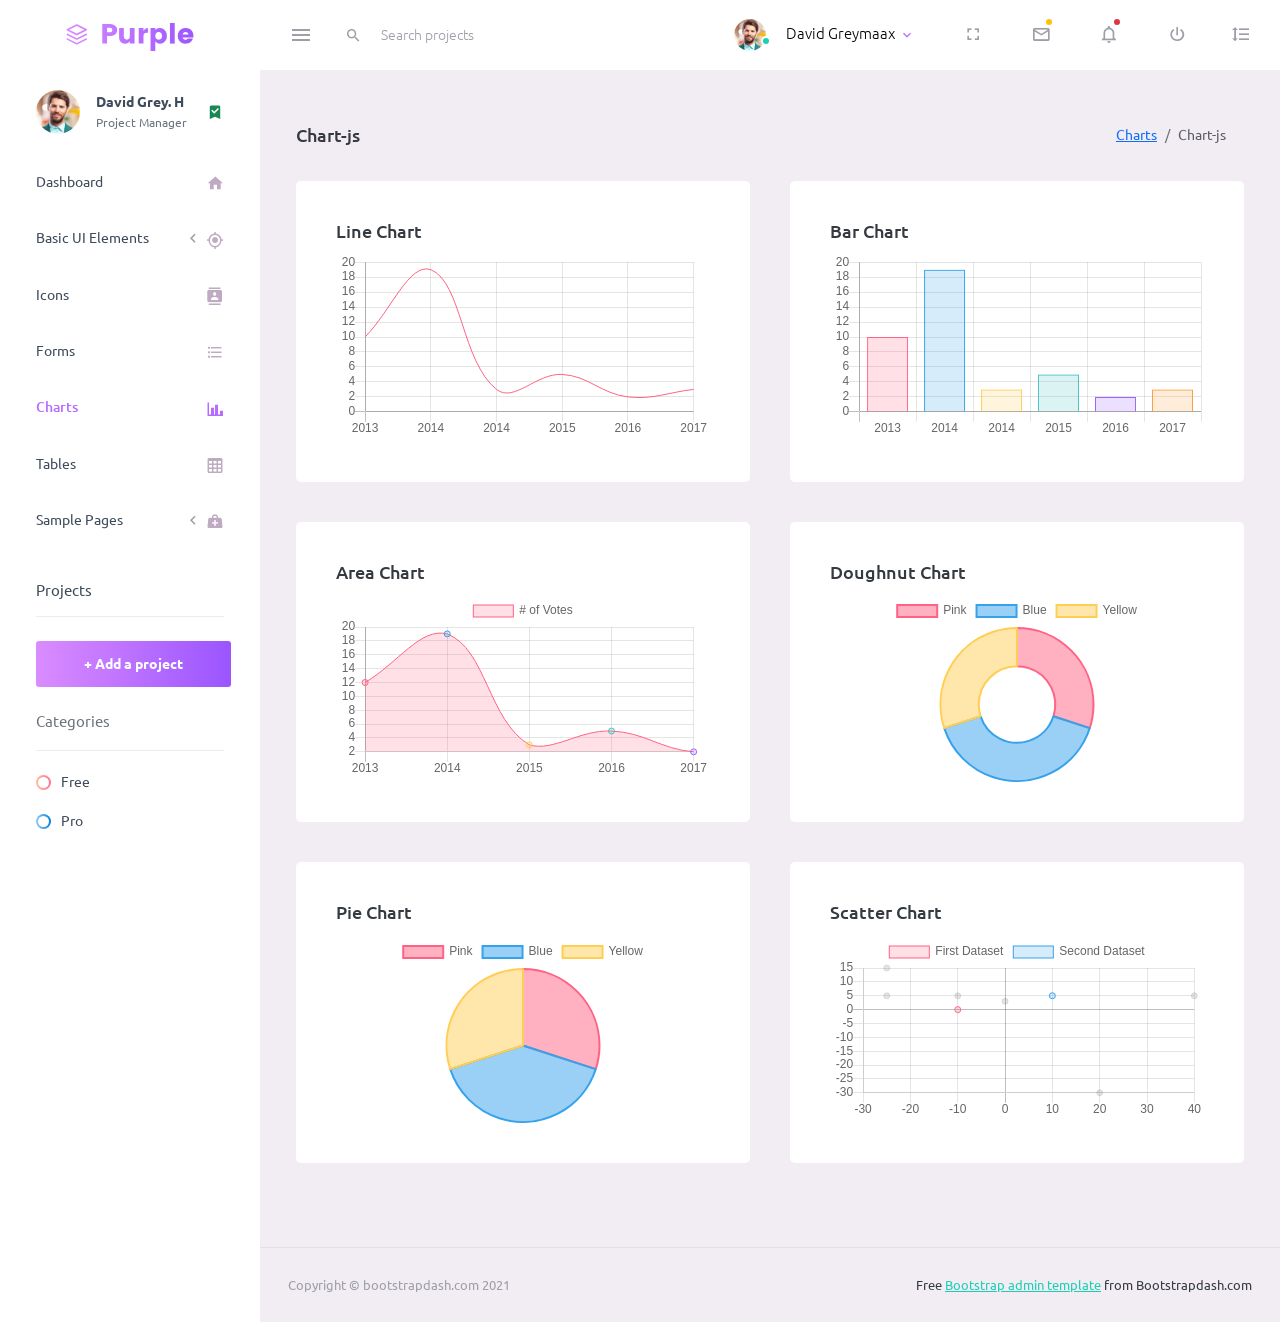
<file: semi_project_dashboard/static/pages/charts/chartjs.html>
<!DOCTYPE html>
<html lang="en">
  <head>
    <!-- Required meta tags -->
    <meta charset="utf-8">
    <meta name="viewport" content="width=device-width, initial-scale=1, shrink-to-fit=no">
    <title>Purple Admin</title>
    <!-- plugins:css -->
    <link rel="stylesheet" href="../../assets/vendors/mdi/css/materialdesignicons.min.css">
    <link rel="stylesheet" href="../../assets/vendors/css/vendor.bundle.base.css">
    <!-- endinject -->
    <!-- Plugin css for this page -->
    <!-- End Plugin css for this page -->
    <!-- inject:css -->
    <!-- endinject -->
    <!-- Layout styles -->
    <link rel="stylesheet" href="../../assets/css/style.css">
    <!-- End layout styles -->
    <link rel="shortcut icon" href="../../assets/images/favicon.ico" />
  </head>
  <body>
    <div class="container-scroller">
      <!-- partial:../../partials/_navbar.html -->
      <nav class="navbar default-layout-navbar col-lg-12 col-12 p-0 fixed-top d-flex flex-row">
        <div class="text-center navbar-brand-wrapper d-flex align-items-center justify-content-center">
          <a class="navbar-brand brand-logo" href="../../index.html"><img src="../../assets/images/logo.svg" alt="logo" /></a>
          <a class="navbar-brand brand-logo-mini" href="../../index.html"><img src="../../assets/images/logo-mini.svg" alt="logo" /></a>
        </div>
        <div class="navbar-menu-wrapper d-flex align-items-stretch">
          <button class="navbar-toggler navbar-toggler align-self-center" type="button" data-toggle="minimize">
            <span class="mdi mdi-menu"></span>
          </button>
          <div class="search-field d-none d-md-block">
            <form class="d-flex align-items-center h-100" action="#">
              <div class="input-group">
                <div class="input-group-prepend bg-transparent">
                  <i class="input-group-text border-0 mdi mdi-magnify"></i>
                </div>
                <input type="text" class="form-control bg-transparent border-0" placeholder="Search projects">
              </div>
            </form>
          </div>
          <ul class="navbar-nav navbar-nav-right">
            <li class="nav-item nav-profile dropdown">
              <a class="nav-link dropdown-toggle" id="profileDropdown" href="#" data-bs-toggle="dropdown" aria-expanded="false">
                <div class="nav-profile-img">
                  <img src="../../assets/images/faces/face1.jpg" alt="image">
                  <span class="availability-status online"></span>
                </div>
                <div class="nav-profile-text">
                  <p class="mb-1 text-black">David Greymaax</p>
                </div>
              </a>
              <div class="dropdown-menu navbar-dropdown" aria-labelledby="profileDropdown">
                <a class="dropdown-item" href="#">
                  <i class="mdi mdi-cached me-2 text-success"></i> Activity Log </a>
                <div class="dropdown-divider"></div>
                <a class="dropdown-item" href="#">
                  <i class="mdi mdi-logout me-2 text-primary"></i> Signout </a>
              </div>
            </li>
            <li class="nav-item d-none d-lg-block full-screen-link">
              <a class="nav-link">
                <i class="mdi mdi-fullscreen" id="fullscreen-button"></i>
              </a>
            </li>
            <li class="nav-item dropdown">
              <a class="nav-link count-indicator dropdown-toggle" id="messageDropdown" href="#" data-bs-toggle="dropdown" aria-expanded="false">
                <i class="mdi mdi-email-outline"></i>
                <span class="count-symbol bg-warning"></span>
              </a>
              <div class="dropdown-menu dropdown-menu-right navbar-dropdown preview-list" aria-labelledby="messageDropdown">
                <h6 class="p-3 mb-0">Messages</h6>
                <div class="dropdown-divider"></div>
                <a class="dropdown-item preview-item">
                  <div class="preview-thumbnail">
                    <img src="../../assets/images/faces/face4.jpg" alt="image" class="profile-pic">
                  </div>
                  <div class="preview-item-content d-flex align-items-start flex-column justify-content-center">
                    <h6 class="preview-subject ellipsis mb-1 font-weight-normal">Mark send you a message</h6>
                    <p class="text-gray mb-0"> 1 Minutes ago </p>
                  </div>
                </a>
                <div class="dropdown-divider"></div>
                <a class="dropdown-item preview-item">
                  <div class="preview-thumbnail">
                    <img src="../../assets/images/faces/face2.jpg" alt="image" class="profile-pic">
                  </div>
                  <div class="preview-item-content d-flex align-items-start flex-column justify-content-center">
                    <h6 class="preview-subject ellipsis mb-1 font-weight-normal">Cregh send you a message</h6>
                    <p class="text-gray mb-0"> 15 Minutes ago </p>
                  </div>
                </a>
                <div class="dropdown-divider"></div>
                <a class="dropdown-item preview-item">
                  <div class="preview-thumbnail">
                    <img src="../../assets/images/faces/face3.jpg" alt="image" class="profile-pic">
                  </div>
                  <div class="preview-item-content d-flex align-items-start flex-column justify-content-center">
                    <h6 class="preview-subject ellipsis mb-1 font-weight-normal">Profile picture updated</h6>
                    <p class="text-gray mb-0"> 18 Minutes ago </p>
                  </div>
                </a>
                <div class="dropdown-divider"></div>
                <h6 class="p-3 mb-0 text-center">4 new messages</h6>
              </div>
            </li>
            <li class="nav-item dropdown">
              <a class="nav-link count-indicator dropdown-toggle" id="notificationDropdown" href="#" data-bs-toggle="dropdown">
                <i class="mdi mdi-bell-outline"></i>
                <span class="count-symbol bg-danger"></span>
              </a>
              <div class="dropdown-menu dropdown-menu-right navbar-dropdown preview-list" aria-labelledby="notificationDropdown">
                <h6 class="p-3 mb-0">Notifications</h6>
                <div class="dropdown-divider"></div>
                <a class="dropdown-item preview-item">
                  <div class="preview-thumbnail">
                    <div class="preview-icon bg-success">
                      <i class="mdi mdi-calendar"></i>
                    </div>
                  </div>
                  <div class="preview-item-content d-flex align-items-start flex-column justify-content-center">
                    <h6 class="preview-subject font-weight-normal mb-1">Event today</h6>
                    <p class="text-gray ellipsis mb-0"> Just a reminder that you have an event today </p>
                  </div>
                </a>
                <div class="dropdown-divider"></div>
                <a class="dropdown-item preview-item">
                  <div class="preview-thumbnail">
                    <div class="preview-icon bg-warning">
                      <i class="mdi mdi-settings"></i>
                    </div>
                  </div>
                  <div class="preview-item-content d-flex align-items-start flex-column justify-content-center">
                    <h6 class="preview-subject font-weight-normal mb-1">Settings</h6>
                    <p class="text-gray ellipsis mb-0"> Update dashboard </p>
                  </div>
                </a>
                <div class="dropdown-divider"></div>
                <a class="dropdown-item preview-item">
                  <div class="preview-thumbnail">
                    <div class="preview-icon bg-info">
                      <i class="mdi mdi-link-variant"></i>
                    </div>
                  </div>
                  <div class="preview-item-content d-flex align-items-start flex-column justify-content-center">
                    <h6 class="preview-subject font-weight-normal mb-1">Launch Admin</h6>
                    <p class="text-gray ellipsis mb-0"> New admin wow! </p>
                  </div>
                </a>
                <div class="dropdown-divider"></div>
                <h6 class="p-3 mb-0 text-center">See all notifications</h6>
              </div>
            </li>
            <li class="nav-item nav-logout d-none d-lg-block">
              <a class="nav-link" href="#">
                <i class="mdi mdi-power"></i>
              </a>
            </li>
            <li class="nav-item nav-settings d-none d-lg-block">
              <a class="nav-link" href="#">
                <i class="mdi mdi-format-line-spacing"></i>
              </a>
            </li>
          </ul>
          <button class="navbar-toggler navbar-toggler-right d-lg-none align-self-center" type="button" data-toggle="offcanvas">
            <span class="mdi mdi-menu"></span>
          </button>
        </div>
      </nav>
      <!-- partial -->
      <div class="container-fluid page-body-wrapper">
        <!-- partial:../../partials/_sidebar.html -->
        <nav class="sidebar sidebar-offcanvas" id="sidebar">
          <ul class="nav">
            <li class="nav-item nav-profile">
              <a href="#" class="nav-link">
                <div class="nav-profile-image">
                  <img src="../../assets/images/faces/face1.jpg" alt="profile">
                  <span class="login-status online"></span>
                  <!--change to offline or busy as needed-->
                </div>
                <div class="nav-profile-text d-flex flex-column">
                  <span class="font-weight-bold mb-2">David Grey. H</span>
                  <span class="text-secondary text-small">Project Manager</span>
                </div>
                <i class="mdi mdi-bookmark-check text-success nav-profile-badge"></i>
              </a>
            </li>
            <li class="nav-item">
              <a class="nav-link" href="../../index.html">
                <span class="menu-title">Dashboard</span>
                <i class="mdi mdi-home menu-icon"></i>
              </a>
            </li>
            <li class="nav-item">
              <a class="nav-link" data-bs-toggle="collapse" href="#ui-basic" aria-expanded="false" aria-controls="ui-basic">
                <span class="menu-title">Basic UI Elements</span>
                <i class="menu-arrow"></i>
                <i class="mdi mdi-crosshairs-gps menu-icon"></i>
              </a>
              <div class="collapse" id="ui-basic">
                <ul class="nav flex-column sub-menu">
                  <li class="nav-item"> <a class="nav-link" href="../../pages/ui-features/buttons.html">Buttons</a></li>
                  <li class="nav-item"> <a class="nav-link" href="../../pages/ui-features/typography.html">Typography</a></li>
                </ul>
              </div>
            </li>
            <li class="nav-item">
              <a class="nav-link" href="../../pages/icons/mdi.html">
                <span class="menu-title">Icons</span>
                <i class="mdi mdi-contacts menu-icon"></i>
              </a>
            </li>
            <li class="nav-item">
              <a class="nav-link" href="../../pages/forms/basic_elements.html">
                <span class="menu-title">Forms</span>
                <i class="mdi mdi-format-list-bulleted menu-icon"></i>
              </a>
            </li>
            <li class="nav-item">
              <a class="nav-link" href="../../pages/charts/chartjs.html">
                <span class="menu-title">Charts</span>
                <i class="mdi mdi-chart-bar menu-icon"></i>
              </a>
            </li>
            <li class="nav-item">
              <a class="nav-link" href="../../pages/tables/basic-table.html">
                <span class="menu-title">Tables</span>
                <i class="mdi mdi-table-large menu-icon"></i>
              </a>
            </li>
            <li class="nav-item">
              <a class="nav-link" data-bs-toggle="collapse" href="#general-pages" aria-expanded="false" aria-controls="general-pages">
                <span class="menu-title">Sample Pages</span>
                <i class="menu-arrow"></i>
                <i class="mdi mdi-medical-bag menu-icon"></i>
              </a>
              <div class="collapse" id="general-pages">
                <ul class="nav flex-column sub-menu">
                  <li class="nav-item"> <a class="nav-link" href="../../pages/samples/blank-page.html"> Blank Page </a></li>
                  <li class="nav-item"> <a class="nav-link" href="../../pages/samples/login.html"> Login </a></li>
                  <li class="nav-item"> <a class="nav-link" href="../../pages/samples/register.html"> Register </a></li>
                  <li class="nav-item"> <a class="nav-link" href="../../pages/samples/error-404.html"> 404 </a></li>
                  <li class="nav-item"> <a class="nav-link" href="../../pages/samples/error-500.html"> 500 </a></li>
                </ul>
              </div>
            </li>
            <li class="nav-item sidebar-actions">
              <span class="nav-link">
                <div class="border-bottom">
                  <h6 class="font-weight-normal mb-3">Projects</h6>
                </div>
                <button class="btn btn-block btn-lg btn-gradient-primary mt-4">+ Add a project</button>
                <div class="mt-4">
                  <div class="border-bottom">
                    <p class="text-secondary">Categories</p>
                  </div>
                  <ul class="gradient-bullet-list mt-4">
                    <li>Free</li>
                    <li>Pro</li>
                  </ul>
                </div>
              </span>
            </li>
          </ul>
        </nav>
        <!-- partial -->
        <div class="main-panel">
          <div class="content-wrapper">
            <div class="page-header">
              <h3 class="page-title"> Chart-js </h3>
              <nav aria-label="breadcrumb">
                <ol class="breadcrumb">
                  <li class="breadcrumb-item"><a href="#">Charts</a></li>
                  <li class="breadcrumb-item active" aria-current="page">Chart-js</li>
                </ol>
              </nav>
            </div>
            <div class="row">
              <div class="col-lg-6 grid-margin stretch-card">
                <div class="card">
                  <div class="card-body">
                    <h4 class="card-title">Line chart</h4>
                    <canvas id="lineChart" style="height:250px"></canvas>
                  </div>
                </div>
              </div>
              <div class="col-lg-6 grid-margin stretch-card">
                <div class="card">
                  <div class="card-body">
                    <h4 class="card-title">Bar chart</h4>
                    <canvas id="barChart" style="height:230px"></canvas>
                  </div>
                </div>
              </div>
            </div>
            <div class="row">
              <div class="col-lg-6 grid-margin stretch-card">
                <div class="card">
                  <div class="card-body">
                    <h4 class="card-title">Area chart</h4>
                    <canvas id="areaChart" style="height:250px"></canvas>
                  </div>
                </div>
              </div>
              <div class="col-lg-6 grid-margin stretch-card">
                <div class="card">
                  <div class="card-body">
                    <h4 class="card-title">Doughnut chart</h4>
                    <canvas id="doughnutChart" style="height:250px"></canvas>
                  </div>
                </div>
              </div>
            </div>
            <div class="row">
              <div class="col-lg-6 grid-margin stretch-card">
                <div class="card">
                  <div class="card-body">
                    <h4 class="card-title">Pie chart</h4>
                    <canvas id="pieChart" style="height:250px"></canvas>
                  </div>
                </div>
              </div>
              <div class="col-lg-6 grid-margin stretch-card">
                <div class="card">
                  <div class="card-body">
                    <h4 class="card-title">Scatter chart</h4>
                    <canvas id="scatterChart" style="height:250px"></canvas>
                  </div>
                </div>
              </div>
            </div>
          </div>
          <!-- content-wrapper ends -->
          <!-- partial:../../partials/_footer.html -->
          <footer class="footer">
            <div class="container-fluid d-flex justify-content-between">
              <span class="text-muted d-block text-center text-sm-start d-sm-inline-block">Copyright © bootstrapdash.com 2021</span>
              <span class="float-none float-sm-end mt-1 mt-sm-0 text-end"> Free <a href="https://www.bootstrapdash.com/bootstrap-admin-template/" target="_blank">Bootstrap admin template</a> from Bootstrapdash.com</span>
            </div>
          </footer>
          <!-- partial -->
        </div>
        <!-- main-panel ends -->
      </div>
      <!-- page-body-wrapper ends -->
    </div>
    <!-- container-scroller -->
    <!-- plugins:js -->
    <script src="../../assets/vendors/js/vendor.bundle.base.js"></script>
    <!-- endinject -->
    <!-- Plugin js for this page -->
    <script src="../../assets/vendors/chart.js/Chart.min.js"></script>
    <!-- End plugin js for this page -->
    <!-- inject:js -->
    <script src="../../assets/js/off-canvas.js"></script>
    <script src="../../assets/js/hoverable-collapse.js"></script>
    <script src="../../assets/js/misc.js"></script>
    <!-- endinject -->
    <!-- Custom js for this page -->
    <script src="../../assets/js/chart.js"></script>
    <!-- End custom js for this page -->
  </body>
</html>
</file>
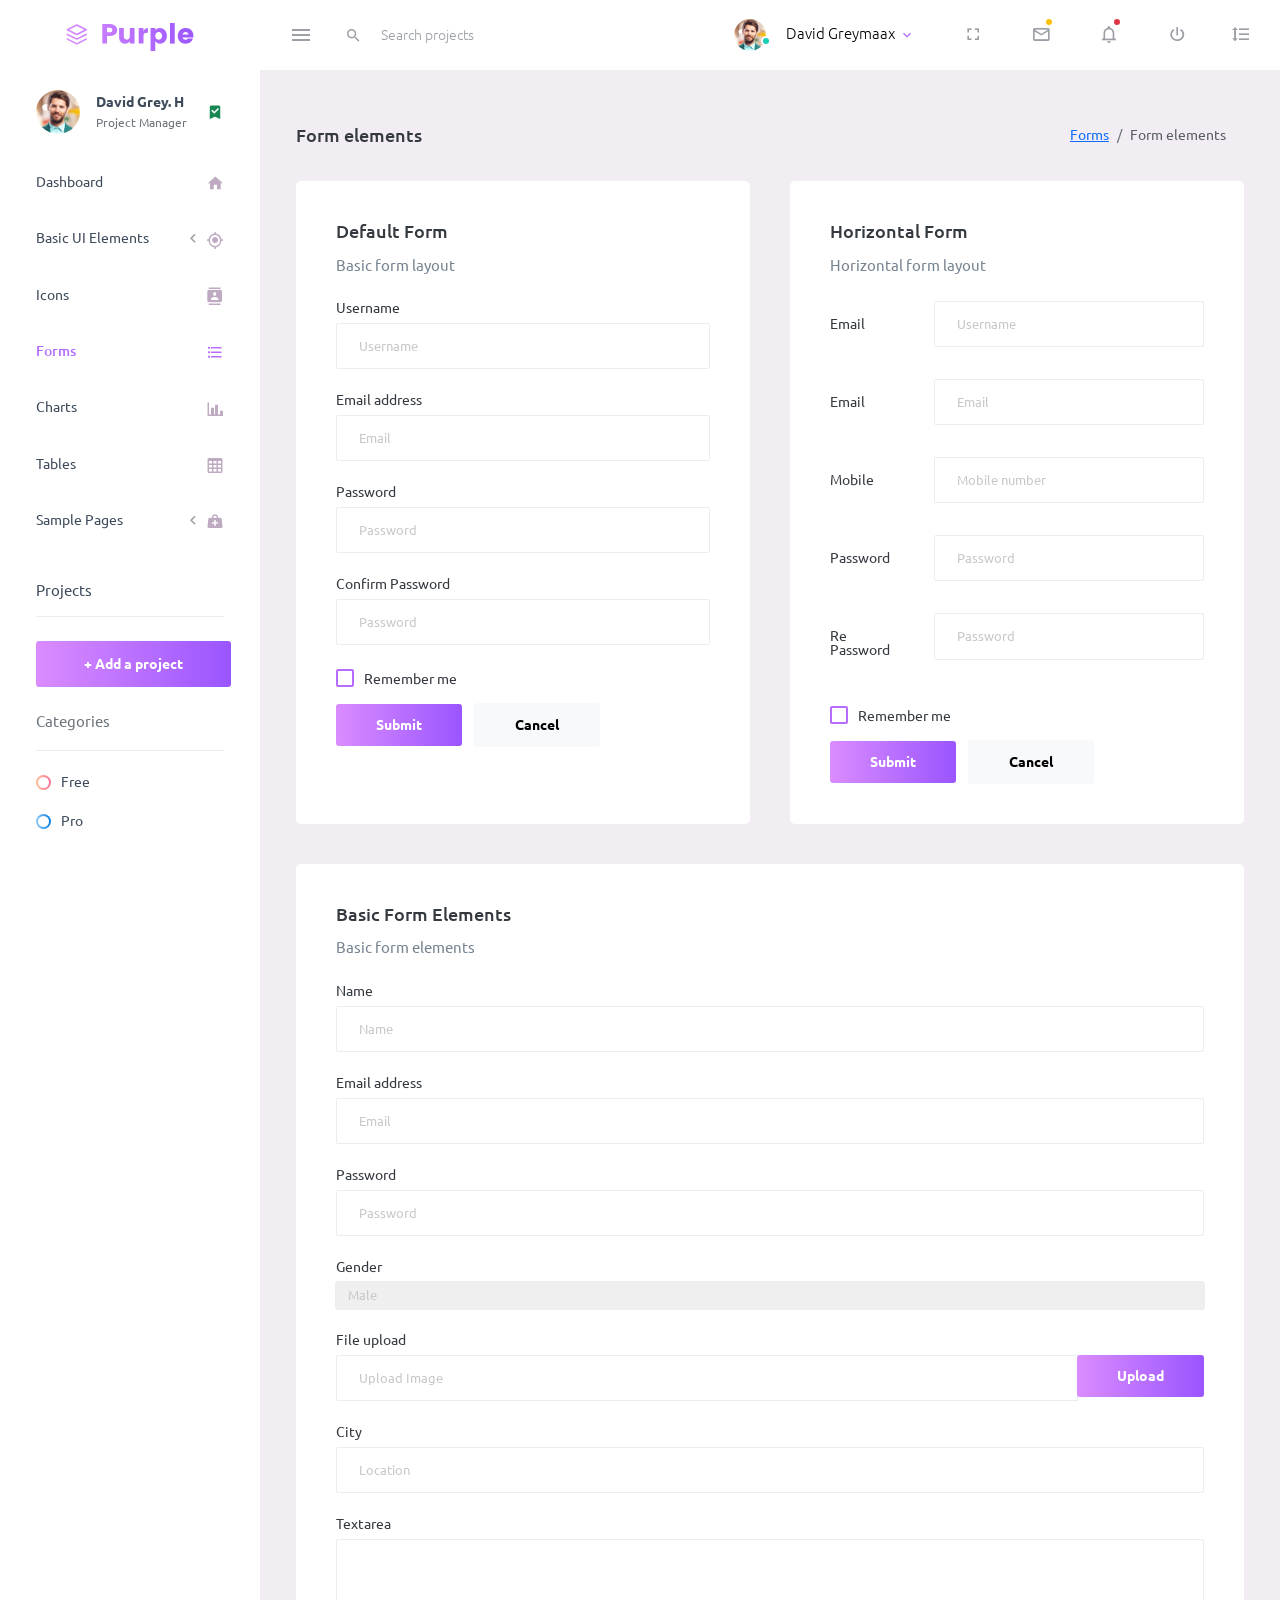
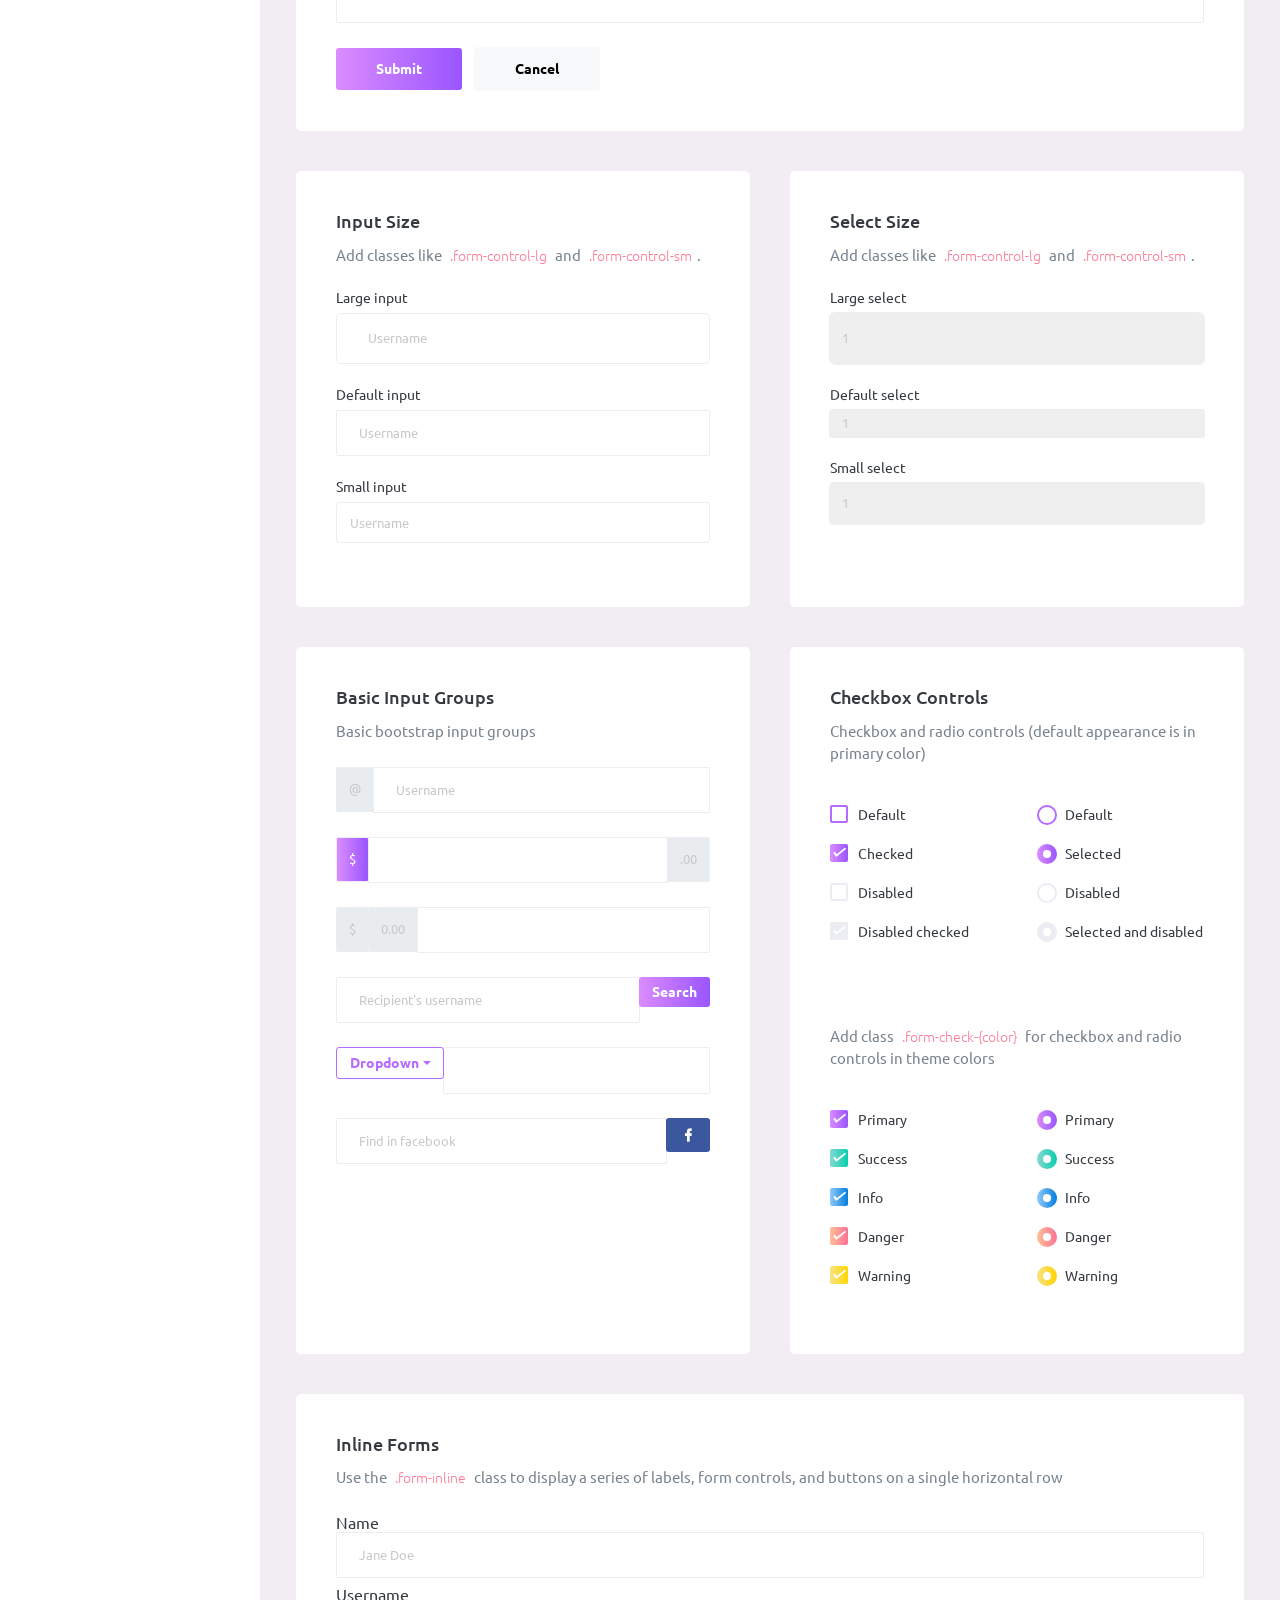
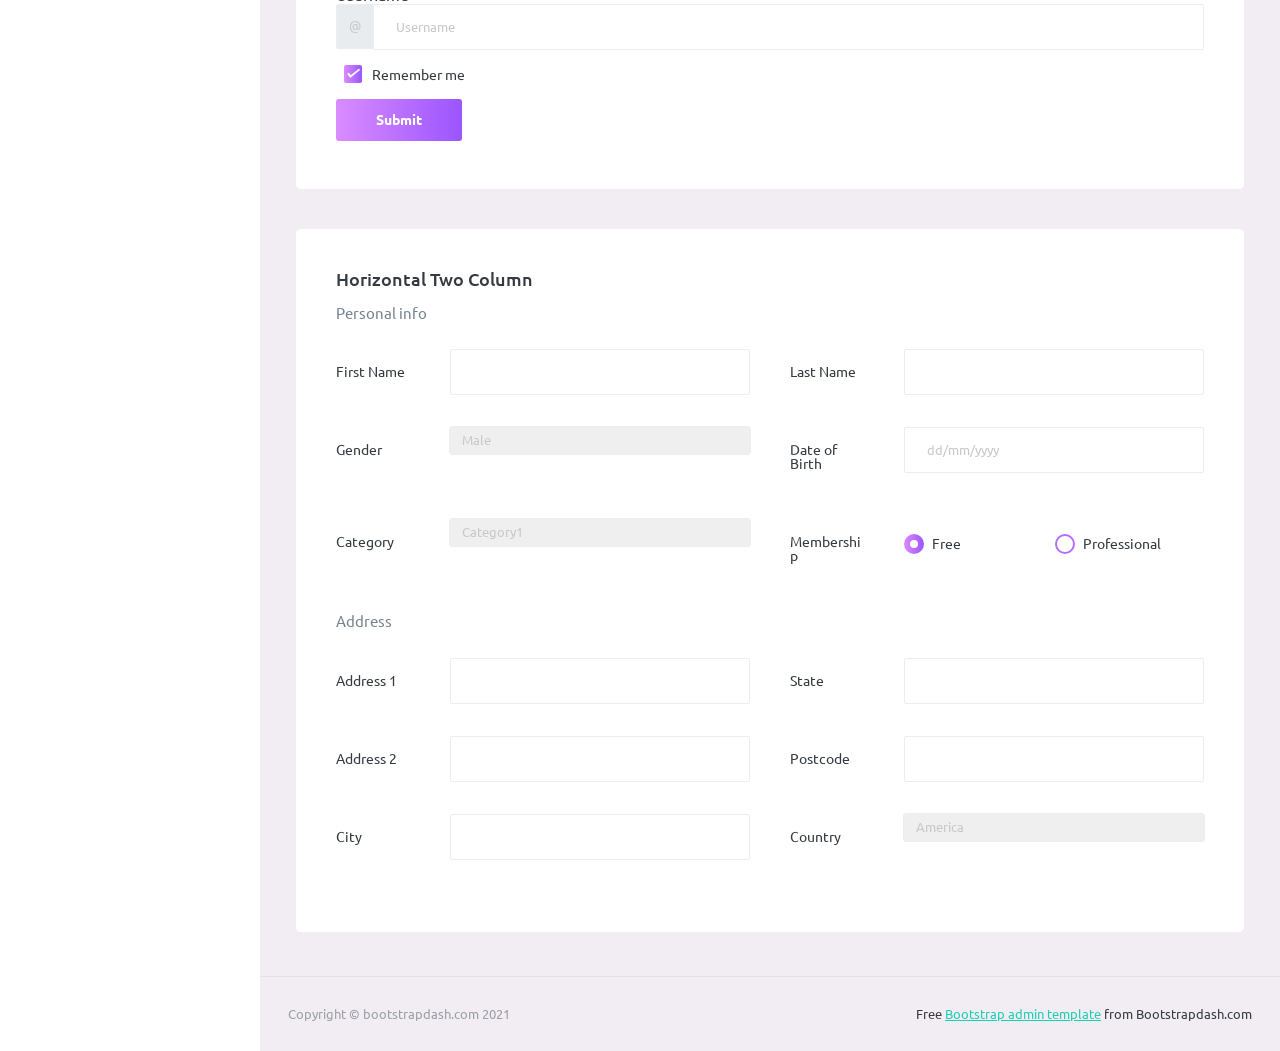
<file: semi_project_dashboard/static/pages/forms/basic_elements.html>
<!DOCTYPE html>
<html lang="en">
  <head>
    <!-- Required meta tags -->
    <meta charset="utf-8">
    <meta name="viewport" content="width=device-width, initial-scale=1, shrink-to-fit=no">
    <title>Purple Admin</title>
    <!-- plugins:css -->
    <link rel="stylesheet" href="../../assets/vendors/mdi/css/materialdesignicons.min.css">
    <link rel="stylesheet" href="../../assets/vendors/css/vendor.bundle.base.css">
    <!-- endinject -->
    <!-- Plugin css for this page -->
    <!-- End plugin css for this page -->
    <!-- inject:css -->
    <!-- endinject -->
    <!-- Layout styles -->
    <link rel="stylesheet" href="../../assets/css/style.css">
    <!-- End layout styles -->
    <link rel="shortcut icon" href="../../assets/images/favicon.ico" />
  </head>
  <body>
    <div class="container-scroller">
      <!-- partial:../../partials/_navbar.html -->
      <nav class="navbar default-layout-navbar col-lg-12 col-12 p-0 fixed-top d-flex flex-row">
        <div class="text-center navbar-brand-wrapper d-flex align-items-center justify-content-center">
          <a class="navbar-brand brand-logo" href="../../index.html"><img src="../../assets/images/logo.svg" alt="logo" /></a>
          <a class="navbar-brand brand-logo-mini" href="../../index.html"><img src="../../assets/images/logo-mini.svg" alt="logo" /></a>
        </div>
        <div class="navbar-menu-wrapper d-flex align-items-stretch">
          <button class="navbar-toggler navbar-toggler align-self-center" type="button" data-toggle="minimize">
            <span class="mdi mdi-menu"></span>
          </button>
          <div class="search-field d-none d-md-block">
            <form class="d-flex align-items-center h-100" action="#">
              <div class="input-group">
                <div class="input-group-prepend bg-transparent">
                  <i class="input-group-text border-0 mdi mdi-magnify"></i>
                </div>
                <input type="text" class="form-control bg-transparent border-0" placeholder="Search projects">
              </div>
            </form>
          </div>
          <ul class="navbar-nav navbar-nav-right">
            <li class="nav-item nav-profile dropdown">
              <a class="nav-link dropdown-toggle" id="profileDropdown" href="#" data-bs-toggle="dropdown" aria-expanded="false">
                <div class="nav-profile-img">
                  <img src="../../assets/images/faces/face1.jpg" alt="image">
                  <span class="availability-status online"></span>
                </div>
                <div class="nav-profile-text">
                  <p class="mb-1 text-black">David Greymaax</p>
                </div>
              </a>
              <div class="dropdown-menu navbar-dropdown" aria-labelledby="profileDropdown">
                <a class="dropdown-item" href="#">
                  <i class="mdi mdi-cached me-2 text-success"></i> Activity Log </a>
                <div class="dropdown-divider"></div>
                <a class="dropdown-item" href="#">
                  <i class="mdi mdi-logout me-2 text-primary"></i> Signout </a>
              </div>
            </li>
            <li class="nav-item d-none d-lg-block full-screen-link">
              <a class="nav-link">
                <i class="mdi mdi-fullscreen" id="fullscreen-button"></i>
              </a>
            </li>
            <li class="nav-item dropdown">
              <a class="nav-link count-indicator dropdown-toggle" id="messageDropdown" href="#" data-bs-toggle="dropdown" aria-expanded="false">
                <i class="mdi mdi-email-outline"></i>
                <span class="count-symbol bg-warning"></span>
              </a>
              <div class="dropdown-menu dropdown-menu-right navbar-dropdown preview-list" aria-labelledby="messageDropdown">
                <h6 class="p-3 mb-0">Messages</h6>
                <div class="dropdown-divider"></div>
                <a class="dropdown-item preview-item">
                  <div class="preview-thumbnail">
                    <img src="../../assets/images/faces/face4.jpg" alt="image" class="profile-pic">
                  </div>
                  <div class="preview-item-content d-flex align-items-start flex-column justify-content-center">
                    <h6 class="preview-subject ellipsis mb-1 font-weight-normal">Mark send you a message</h6>
                    <p class="text-gray mb-0"> 1 Minutes ago </p>
                  </div>
                </a>
                <div class="dropdown-divider"></div>
                <a class="dropdown-item preview-item">
                  <div class="preview-thumbnail">
                    <img src="../../assets/images/faces/face2.jpg" alt="image" class="profile-pic">
                  </div>
                  <div class="preview-item-content d-flex align-items-start flex-column justify-content-center">
                    <h6 class="preview-subject ellipsis mb-1 font-weight-normal">Cregh send you a message</h6>
                    <p class="text-gray mb-0"> 15 Minutes ago </p>
                  </div>
                </a>
                <div class="dropdown-divider"></div>
                <a class="dropdown-item preview-item">
                  <div class="preview-thumbnail">
                    <img src="../../assets/images/faces/face3.jpg" alt="image" class="profile-pic">
                  </div>
                  <div class="preview-item-content d-flex align-items-start flex-column justify-content-center">
                    <h6 class="preview-subject ellipsis mb-1 font-weight-normal">Profile picture updated</h6>
                    <p class="text-gray mb-0"> 18 Minutes ago </p>
                  </div>
                </a>
                <div class="dropdown-divider"></div>
                <h6 class="p-3 mb-0 text-center">4 new messages</h6>
              </div>
            </li>
            <li class="nav-item dropdown">
              <a class="nav-link count-indicator dropdown-toggle" id="notificationDropdown" href="#" data-bs-toggle="dropdown">
                <i class="mdi mdi-bell-outline"></i>
                <span class="count-symbol bg-danger"></span>
              </a>
              <div class="dropdown-menu dropdown-menu-right navbar-dropdown preview-list" aria-labelledby="notificationDropdown">
                <h6 class="p-3 mb-0">Notifications</h6>
                <div class="dropdown-divider"></div>
                <a class="dropdown-item preview-item">
                  <div class="preview-thumbnail">
                    <div class="preview-icon bg-success">
                      <i class="mdi mdi-calendar"></i>
                    </div>
                  </div>
                  <div class="preview-item-content d-flex align-items-start flex-column justify-content-center">
                    <h6 class="preview-subject font-weight-normal mb-1">Event today</h6>
                    <p class="text-gray ellipsis mb-0"> Just a reminder that you have an event today </p>
                  </div>
                </a>
                <div class="dropdown-divider"></div>
                <a class="dropdown-item preview-item">
                  <div class="preview-thumbnail">
                    <div class="preview-icon bg-warning">
                      <i class="mdi mdi-settings"></i>
                    </div>
                  </div>
                  <div class="preview-item-content d-flex align-items-start flex-column justify-content-center">
                    <h6 class="preview-subject font-weight-normal mb-1">Settings</h6>
                    <p class="text-gray ellipsis mb-0"> Update dashboard </p>
                  </div>
                </a>
                <div class="dropdown-divider"></div>
                <a class="dropdown-item preview-item">
                  <div class="preview-thumbnail">
                    <div class="preview-icon bg-info">
                      <i class="mdi mdi-link-variant"></i>
                    </div>
                  </div>
                  <div class="preview-item-content d-flex align-items-start flex-column justify-content-center">
                    <h6 class="preview-subject font-weight-normal mb-1">Launch Admin</h6>
                    <p class="text-gray ellipsis mb-0"> New admin wow! </p>
                  </div>
                </a>
                <div class="dropdown-divider"></div>
                <h6 class="p-3 mb-0 text-center">See all notifications</h6>
              </div>
            </li>
            <li class="nav-item nav-logout d-none d-lg-block">
              <a class="nav-link" href="#">
                <i class="mdi mdi-power"></i>
              </a>
            </li>
            <li class="nav-item nav-settings d-none d-lg-block">
              <a class="nav-link" href="#">
                <i class="mdi mdi-format-line-spacing"></i>
              </a>
            </li>
          </ul>
          <button class="navbar-toggler navbar-toggler-right d-lg-none align-self-center" type="button" data-toggle="offcanvas">
            <span class="mdi mdi-menu"></span>
          </button>
        </div>
      </nav>
      <!-- partial -->
      <div class="container-fluid page-body-wrapper">
        <!-- partial:../../partials/_sidebar.html -->
        <nav class="sidebar sidebar-offcanvas" id="sidebar">
          <ul class="nav">
            <li class="nav-item nav-profile">
              <a href="#" class="nav-link">
                <div class="nav-profile-image">
                  <img src="../../assets/images/faces/face1.jpg" alt="profile">
                  <span class="login-status online"></span>
                  <!--change to offline or busy as needed-->
                </div>
                <div class="nav-profile-text d-flex flex-column">
                  <span class="font-weight-bold mb-2">David Grey. H</span>
                  <span class="text-secondary text-small">Project Manager</span>
                </div>
                <i class="mdi mdi-bookmark-check text-success nav-profile-badge"></i>
              </a>
            </li>
            <li class="nav-item">
              <a class="nav-link" href="../../index.html">
                <span class="menu-title">Dashboard</span>
                <i class="mdi mdi-home menu-icon"></i>
              </a>
            </li>
            <li class="nav-item">
              <a class="nav-link" data-bs-toggle="collapse" href="#ui-basic" aria-expanded="false" aria-controls="ui-basic">
                <span class="menu-title">Basic UI Elements</span>
                <i class="menu-arrow"></i>
                <i class="mdi mdi-crosshairs-gps menu-icon"></i>
              </a>
              <div class="collapse" id="ui-basic">
                <ul class="nav flex-column sub-menu">
                  <li class="nav-item"> <a class="nav-link" href="../../pages/ui-features/buttons.html">Buttons</a></li>
                  <li class="nav-item"> <a class="nav-link" href="../../pages/ui-features/typography.html">Typography</a></li>
                </ul>
              </div>
            </li>
            <li class="nav-item">
              <a class="nav-link" href="../../pages/icons/mdi.html">
                <span class="menu-title">Icons</span>
                <i class="mdi mdi-contacts menu-icon"></i>
              </a>
            </li>
            <li class="nav-item">
              <a class="nav-link" href="../../pages/forms/basic_elements.html">
                <span class="menu-title">Forms</span>
                <i class="mdi mdi-format-list-bulleted menu-icon"></i>
              </a>
            </li>
            <li class="nav-item">
              <a class="nav-link" href="../../pages/charts/chartjs.html">
                <span class="menu-title">Charts</span>
                <i class="mdi mdi-chart-bar menu-icon"></i>
              </a>
            </li>
            <li class="nav-item">
              <a class="nav-link" href="../../pages/tables/basic-table.html">
                <span class="menu-title">Tables</span>
                <i class="mdi mdi-table-large menu-icon"></i>
              </a>
            </li>
            <li class="nav-item">
              <a class="nav-link" data-bs-toggle="collapse" href="#general-pages" aria-expanded="false" aria-controls="general-pages">
                <span class="menu-title">Sample Pages</span>
                <i class="menu-arrow"></i>
                <i class="mdi mdi-medical-bag menu-icon"></i>
              </a>
              <div class="collapse" id="general-pages">
                <ul class="nav flex-column sub-menu">
                  <li class="nav-item"> <a class="nav-link" href="../../pages/samples/blank-page.html"> Blank Page </a></li>
                  <li class="nav-item"> <a class="nav-link" href="../../pages/samples/login.html"> Login </a></li>
                  <li class="nav-item"> <a class="nav-link" href="../../pages/samples/register.html"> Register </a></li>
                  <li class="nav-item"> <a class="nav-link" href="../../pages/samples/error-404.html"> 404 </a></li>
                  <li class="nav-item"> <a class="nav-link" href="../../pages/samples/error-500.html"> 500 </a></li>
                </ul>
              </div>
            </li>
            <li class="nav-item sidebar-actions">
              <span class="nav-link">
                <div class="border-bottom">
                  <h6 class="font-weight-normal mb-3">Projects</h6>
                </div>
                <button class="btn btn-block btn-lg btn-gradient-primary mt-4">+ Add a project</button>
                <div class="mt-4">
                  <div class="border-bottom">
                    <p class="text-secondary">Categories</p>
                  </div>
                  <ul class="gradient-bullet-list mt-4">
                    <li>Free</li>
                    <li>Pro</li>
                  </ul>
                </div>
              </span>
            </li>
          </ul>
        </nav>
        <!-- partial -->
        <div class="main-panel">
          <div class="content-wrapper">
            <div class="page-header">
              <h3 class="page-title"> Form elements </h3>
              <nav aria-label="breadcrumb">
                <ol class="breadcrumb">
                  <li class="breadcrumb-item"><a href="#">Forms</a></li>
                  <li class="breadcrumb-item active" aria-current="page">Form elements</li>
                </ol>
              </nav>
            </div>
            <div class="row">
              <div class="col-md-6 grid-margin stretch-card">
                <div class="card">
                  <div class="card-body">
                    <h4 class="card-title">Default form</h4>
                    <p class="card-description"> Basic form layout </p>
                    <form class="forms-sample">
                      <div class="form-group">
                        <label for="exampleInputUsername1">Username</label>
                        <input type="text" class="form-control" id="exampleInputUsername1" placeholder="Username">
                      </div>
                      <div class="form-group">
                        <label for="exampleInputEmail1">Email address</label>
                        <input type="email" class="form-control" id="exampleInputEmail1" placeholder="Email">
                      </div>
                      <div class="form-group">
                        <label for="exampleInputPassword1">Password</label>
                        <input type="password" class="form-control" id="exampleInputPassword1" placeholder="Password">
                      </div>
                      <div class="form-group">
                        <label for="exampleInputConfirmPassword1">Confirm Password</label>
                        <input type="password" class="form-control" id="exampleInputConfirmPassword1" placeholder="Password">
                      </div>
                      <div class="form-check form-check-flat form-check-primary">
                        <label class="form-check-label">
                          <input type="checkbox" class="form-check-input"> Remember me </label>
                      </div>
                      <button type="submit" class="btn btn-gradient-primary me-2">Submit</button>
                      <button class="btn btn-light">Cancel</button>
                    </form>
                  </div>
                </div>
              </div>
              <div class="col-md-6 grid-margin stretch-card">
                <div class="card">
                  <div class="card-body">
                    <h4 class="card-title">Horizontal Form</h4>
                    <p class="card-description"> Horizontal form layout </p>
                    <form class="forms-sample">
                      <div class="form-group row">
                        <label for="exampleInputUsername2" class="col-sm-3 col-form-label">Email</label>
                        <div class="col-sm-9">
                          <input type="text" class="form-control" id="exampleInputUsername2" placeholder="Username">
                        </div>
                      </div>
                      <div class="form-group row">
                        <label for="exampleInputEmail2" class="col-sm-3 col-form-label">Email</label>
                        <div class="col-sm-9">
                          <input type="email" class="form-control" id="exampleInputEmail2" placeholder="Email">
                        </div>
                      </div>
                      <div class="form-group row">
                        <label for="exampleInputMobile" class="col-sm-3 col-form-label">Mobile</label>
                        <div class="col-sm-9">
                          <input type="text" class="form-control" id="exampleInputMobile" placeholder="Mobile number">
                        </div>
                      </div>
                      <div class="form-group row">
                        <label for="exampleInputPassword2" class="col-sm-3 col-form-label">Password</label>
                        <div class="col-sm-9">
                          <input type="password" class="form-control" id="exampleInputPassword2" placeholder="Password">
                        </div>
                      </div>
                      <div class="form-group row">
                        <label for="exampleInputConfirmPassword2" class="col-sm-3 col-form-label">Re Password</label>
                        <div class="col-sm-9">
                          <input type="password" class="form-control" id="exampleInputConfirmPassword2" placeholder="Password">
                        </div>
                      </div>
                      <div class="form-check form-check-flat form-check-primary">
                        <label class="form-check-label">
                          <input type="checkbox" class="form-check-input"> Remember me </label>
                      </div>
                      <button type="submit" class="btn btn-gradient-primary me-2">Submit</button>
                      <button class="btn btn-light">Cancel</button>
                    </form>
                  </div>
                </div>
              </div>
              <div class="col-12 grid-margin stretch-card">
                <div class="card">
                  <div class="card-body">
                    <h4 class="card-title">Basic form elements</h4>
                    <p class="card-description"> Basic form elements </p>
                    <form class="forms-sample">
                      <div class="form-group">
                        <label for="exampleInputName1">Name</label>
                        <input type="text" class="form-control" id="exampleInputName1" placeholder="Name">
                      </div>
                      <div class="form-group">
                        <label for="exampleInputEmail3">Email address</label>
                        <input type="email" class="form-control" id="exampleInputEmail3" placeholder="Email">
                      </div>
                      <div class="form-group">
                        <label for="exampleInputPassword4">Password</label>
                        <input type="password" class="form-control" id="exampleInputPassword4" placeholder="Password">
                      </div>
                      <div class="form-group">
                        <label for="exampleSelectGender">Gender</label>
                        <select class="form-control" id="exampleSelectGender">
                          <option>Male</option>
                          <option>Female</option>
                        </select>
                      </div>
                      <div class="form-group">
                        <label>File upload</label>
                        <input type="file" name="img[]" class="file-upload-default">
                        <div class="input-group col-xs-12">
                          <input type="text" class="form-control file-upload-info" disabled placeholder="Upload Image">
                          <span class="input-group-append">
                            <button class="file-upload-browse btn btn-gradient-primary" type="button">Upload</button>
                          </span>
                        </div>
                      </div>
                      <div class="form-group">
                        <label for="exampleInputCity1">City</label>
                        <input type="text" class="form-control" id="exampleInputCity1" placeholder="Location">
                      </div>
                      <div class="form-group">
                        <label for="exampleTextarea1">Textarea</label>
                        <textarea class="form-control" id="exampleTextarea1" rows="4"></textarea>
                      </div>
                      <button type="submit" class="btn btn-gradient-primary me-2">Submit</button>
                      <button class="btn btn-light">Cancel</button>
                    </form>
                  </div>
                </div>
              </div>
              <div class="col-md-6 grid-margin stretch-card">
                <div class="card">
                  <div class="card-body">
                    <h4 class="card-title">Input size</h4>
                    <p class="card-description"> Add classes like <code>.form-control-lg</code> and <code>.form-control-sm</code>. </p>
                    <div class="form-group">
                      <label>Large input</label>
                      <input type="text" class="form-control form-control-lg" placeholder="Username" aria-label="Username">
                    </div>
                    <div class="form-group">
                      <label>Default input</label>
                      <input type="text" class="form-control" placeholder="Username" aria-label="Username">
                    </div>
                    <div class="form-group">
                      <label>Small input</label>
                      <input type="text" class="form-control form-control-sm" placeholder="Username" aria-label="Username">
                    </div>
                  </div>
                </div>
              </div>
              <div class="col-md-6 grid-margin stretch-card">
                <div class="card">
                  <div class="card-body">
                    <h4 class="card-title">Select size</h4>
                    <p class="card-description"> Add classes like <code>.form-control-lg</code> and <code>.form-control-sm</code>. </p>
                    <div class="form-group">
                      <label for="exampleFormControlSelect1">Large select</label>
                      <select class="form-control form-control-lg" id="exampleFormControlSelect1">
                        <option>1</option>
                        <option>2</option>
                        <option>3</option>
                        <option>4</option>
                        <option>5</option>
                      </select>
                    </div>
                    <div class="form-group">
                      <label for="exampleFormControlSelect2">Default select</label>
                      <select class="form-control" id="exampleFormControlSelect2">
                        <option>1</option>
                        <option>2</option>
                        <option>3</option>
                        <option>4</option>
                        <option>5</option>
                      </select>
                    </div>
                    <div class="form-group">
                      <label for="exampleFormControlSelect3">Small select</label>
                      <select class="form-control form-control-sm" id="exampleFormControlSelect3">
                        <option>1</option>
                        <option>2</option>
                        <option>3</option>
                        <option>4</option>
                        <option>5</option>
                      </select>
                    </div>
                  </div>
                </div>
              </div>
              <div class="col-md-6 grid-margin stretch-card">
                <div class="card">
                  <div class="card-body">
                    <h4 class="card-title">Basic input groups</h4>
                    <p class="card-description"> Basic bootstrap input groups </p>
                    <div class="form-group">
                      <div class="input-group">
                        <div class="input-group-prepend">
                          <span class="input-group-text">@</span>
                        </div>
                        <input type="text" class="form-control" placeholder="Username" aria-label="Username" aria-describedby="basic-addon1">
                      </div>
                    </div>
                    <div class="form-group">
                      <div class="input-group">
                        <div class="input-group-prepend">
                          <span class="input-group-text bg-gradient-primary text-white">$</span>
                        </div>
                        <input type="text" class="form-control" aria-label="Amount (to the nearest dollar)">
                        <div class="input-group-append">
                          <span class="input-group-text">.00</span>
                        </div>
                      </div>
                    </div>
                    <div class="form-group">
                      <div class="input-group">
                        <div class="input-group-prepend">
                          <span class="input-group-text">$</span>
                        </div>
                        <div class="input-group-prepend">
                          <span class="input-group-text">0.00</span>
                        </div>
                        <input type="text" class="form-control" aria-label="Amount (to the nearest dollar)">
                      </div>
                    </div>
                    <div class="form-group">
                      <div class="input-group">
                        <input type="text" class="form-control" placeholder="Recipient's username" aria-label="Recipient's username" aria-describedby="basic-addon2">
                        <div class="input-group-append">
                          <button class="btn btn-sm btn-gradient-primary" type="button">Search</button>
                        </div>
                      </div>
                    </div>
                    <div class="form-group">
                      <div class="input-group">
                        <div class="input-group-prepend">
                          <button class="btn btn-sm btn-outline-primary dropdown-toggle" type="button" data-bs-toggle="dropdown" aria-haspopup="true" aria-expanded="false">Dropdown</button>
                          <div class="dropdown-menu">
                            <a class="dropdown-item" href="#">Action</a>
                            <a class="dropdown-item" href="#">Another action</a>
                            <a class="dropdown-item" href="#">Something else here</a>
                            <div role="separator" class="dropdown-divider"></div>
                            <a class="dropdown-item" href="#">Separated link</a>
                          </div>
                        </div>
                        <input type="text" class="form-control" aria-label="Text input with dropdown button">
                      </div>
                    </div>
                    <div class="form-group">
                      <div class="input-group">
                        <input type="text" class="form-control" placeholder="Find in facebook" aria-label="Recipient's username" aria-describedby="basic-addon2">
                        <div class="input-group-append">
                          <button class="btn btn-sm btn-facebook" type="button">
                            <i class="mdi mdi-facebook"></i>
                          </button>
                        </div>
                      </div>
                    </div>
                  </div>
                </div>
              </div>
              <div class="col-md-6 grid-margin stretch-card">
                <div class="card">
                  <div class="card-body">
                    <h4 class="card-title">Checkbox Controls</h4>
                    <p class="card-description">Checkbox and radio controls (default appearance is in primary color)</p>
                    <form>
                      <div class="row">
                        <div class="col-md-6">
                          <div class="form-group">
                            <div class="form-check">
                              <label class="form-check-label">
                                <input type="checkbox" class="form-check-input"> Default </label>
                            </div>
                            <div class="form-check">
                              <label class="form-check-label">
                                <input type="checkbox" class="form-check-input" checked> Checked </label>
                            </div>
                            <div class="form-check">
                              <label class="form-check-label">
                                <input type="checkbox" class="form-check-input" disabled> Disabled </label>
                            </div>
                            <div class="form-check">
                              <label class="form-check-label">
                                <input type="checkbox" class="form-check-input" disabled checked> Disabled checked </label>
                            </div>
                          </div>
                        </div>
                        <div class="col-md-6">
                          <div class="form-group">
                            <div class="form-check">
                              <label class="form-check-label">
                                <input type="radio" class="form-check-input" name="optionsRadios" id="optionsRadios1" value=""> Default </label>
                            </div>
                            <div class="form-check">
                              <label class="form-check-label">
                                <input type="radio" class="form-check-input" name="optionsRadios" id="optionsRadios2" value="option2" checked> Selected </label>
                            </div>
                            <div class="form-check">
                              <label class="form-check-label">
                                <input type="radio" class="form-check-input" name="optionsRadios2" id="optionsRadios3" value="option3" disabled> Disabled </label>
                            </div>
                            <div class="form-check">
                              <label class="form-check-label">
                                <input type="radio" class="form-check-input" name="optionsRadio2" id="optionsRadios4" value="option4" disabled checked> Selected and disabled </label>
                            </div>
                          </div>
                        </div>
                      </div>
                    </form>
                  </div>
                  <div class="card-body">
                    <p class="card-description">Add class <code>.form-check-{color}</code> for checkbox and radio controls in theme colors</p>
                    <form>
                      <div class="row">
                        <div class="col-md-6">
                          <div class="form-group">
                            <div class="form-check form-check-primary">
                              <label class="form-check-label">
                                <input type="checkbox" class="form-check-input" checked> Primary </label>
                            </div>
                            <div class="form-check form-check-success">
                              <label class="form-check-label">
                                <input type="checkbox" class="form-check-input" checked> Success </label>
                            </div>
                            <div class="form-check form-check-info">
                              <label class="form-check-label">
                                <input type="checkbox" class="form-check-input" checked> Info </label>
                            </div>
                            <div class="form-check form-check-danger">
                              <label class="form-check-label">
                                <input type="checkbox" class="form-check-input" checked> Danger </label>
                            </div>
                            <div class="form-check form-check-warning">
                              <label class="form-check-label">
                                <input type="checkbox" class="form-check-input" checked> Warning </label>
                            </div>
                          </div>
                        </div>
                        <div class="col-md-6">
                          <div class="form-group">
                            <div class="form-check form-check-primary">
                              <label class="form-check-label">
                                <input type="radio" class="form-check-input" name="ExampleRadio1" id="ExampleRadio1" checked> Primary </label>
                            </div>
                            <div class="form-check form-check-success">
                              <label class="form-check-label">
                                <input type="radio" class="form-check-input" name="ExampleRadio2" id="ExampleRadio2" checked> Success </label>
                            </div>
                            <div class="form-check form-check-info">
                              <label class="form-check-label">
                                <input type="radio" class="form-check-input" name="ExampleRadio3" id="ExampleRadio3" checked> Info </label>
                            </div>
                            <div class="form-check form-check-danger">
                              <label class="form-check-label">
                                <input type="radio" class="form-check-input" name="ExampleRadio4" id="ExampleRadio4" checked> Danger </label>
                            </div>
                            <div class="form-check form-check-warning">
                              <label class="form-check-label">
                                <input type="radio" class="form-check-input" name="ExampleRadio5" id="ExampleRadio5" checked> Warning </label>
                            </div>
                          </div>
                        </div>
                      </div>
                    </form>
                  </div>
                </div>
              </div>
              <div class="col-12 grid-margin stretch-card">
                <div class="card">
                  <div class="card-body">
                    <h4 class="card-title">Inline forms</h4>
                    <p class="card-description"> Use the <code>.form-inline</code> class to display a series of labels, form controls, and buttons on a single horizontal row </p>
                    <form class="form-inline">
                      <label class="sr-only" for="inlineFormInputName2">Name</label>
                      <input type="text" class="form-control mb-2 mr-sm-2" id="inlineFormInputName2" placeholder="Jane Doe">
                      <label class="sr-only" for="inlineFormInputGroupUsername2">Username</label>
                      <div class="input-group mb-2 mr-sm-2">
                        <div class="input-group-prepend">
                          <div class="input-group-text">@</div>
                        </div>
                        <input type="text" class="form-control" id="inlineFormInputGroupUsername2" placeholder="Username">
                      </div>
                      <div class="form-check mx-sm-2">
                        <label class="form-check-label">
                          <input type="checkbox" class="form-check-input" checked> Remember me </label>
                      </div>
                      <button type="submit" class="btn btn-gradient-primary mb-2">Submit</button>
                    </form>
                  </div>
                </div>
              </div>
              <div class="col-12">
                <div class="card">
                  <div class="card-body">
                    <h4 class="card-title">Horizontal Two column</h4>
                    <form class="form-sample">
                      <p class="card-description"> Personal info </p>
                      <div class="row">
                        <div class="col-md-6">
                          <div class="form-group row">
                            <label class="col-sm-3 col-form-label">First Name</label>
                            <div class="col-sm-9">
                              <input type="text" class="form-control" />
                            </div>
                          </div>
                        </div>
                        <div class="col-md-6">
                          <div class="form-group row">
                            <label class="col-sm-3 col-form-label">Last Name</label>
                            <div class="col-sm-9">
                              <input type="text" class="form-control" />
                            </div>
                          </div>
                        </div>
                      </div>
                      <div class="row">
                        <div class="col-md-6">
                          <div class="form-group row">
                            <label class="col-sm-3 col-form-label">Gender</label>
                            <div class="col-sm-9">
                              <select class="form-control">
                                <option>Male</option>
                                <option>Female</option>
                              </select>
                            </div>
                          </div>
                        </div>
                        <div class="col-md-6">
                          <div class="form-group row">
                            <label class="col-sm-3 col-form-label">Date of Birth</label>
                            <div class="col-sm-9">
                              <input class="form-control" placeholder="dd/mm/yyyy" />
                            </div>
                          </div>
                        </div>
                      </div>
                      <div class="row">
                        <div class="col-md-6">
                          <div class="form-group row">
                            <label class="col-sm-3 col-form-label">Category</label>
                            <div class="col-sm-9">
                              <select class="form-control">
                                <option>Category1</option>
                                <option>Category2</option>
                                <option>Category3</option>
                                <option>Category4</option>
                              </select>
                            </div>
                          </div>
                        </div>
                        <div class="col-md-6">
                          <div class="form-group row">
                            <label class="col-sm-3 col-form-label">Membership</label>
                            <div class="col-sm-4">
                              <div class="form-check">
                                <label class="form-check-label">
                                  <input type="radio" class="form-check-input" name="membershipRadios" id="membershipRadios1" value="" checked> Free </label>
                              </div>
                            </div>
                            <div class="col-sm-5">
                              <div class="form-check">
                                <label class="form-check-label">
                                  <input type="radio" class="form-check-input" name="membershipRadios" id="membershipRadios2" value="option2"> Professional </label>
                              </div>
                            </div>
                          </div>
                        </div>
                      </div>
                      <p class="card-description"> Address </p>
                      <div class="row">
                        <div class="col-md-6">
                          <div class="form-group row">
                            <label class="col-sm-3 col-form-label">Address 1</label>
                            <div class="col-sm-9">
                              <input type="text" class="form-control" />
                            </div>
                          </div>
                        </div>
                        <div class="col-md-6">
                          <div class="form-group row">
                            <label class="col-sm-3 col-form-label">State</label>
                            <div class="col-sm-9">
                              <input type="text" class="form-control" />
                            </div>
                          </div>
                        </div>
                      </div>
                      <div class="row">
                        <div class="col-md-6">
                          <div class="form-group row">
                            <label class="col-sm-3 col-form-label">Address 2</label>
                            <div class="col-sm-9">
                              <input type="text" class="form-control" />
                            </div>
                          </div>
                        </div>
                        <div class="col-md-6">
                          <div class="form-group row">
                            <label class="col-sm-3 col-form-label">Postcode</label>
                            <div class="col-sm-9">
                              <input type="text" class="form-control" />
                            </div>
                          </div>
                        </div>
                      </div>
                      <div class="row">
                        <div class="col-md-6">
                          <div class="form-group row">
                            <label class="col-sm-3 col-form-label">City</label>
                            <div class="col-sm-9">
                              <input type="text" class="form-control" />
                            </div>
                          </div>
                        </div>
                        <div class="col-md-6">
                          <div class="form-group row">
                            <label class="col-sm-3 col-form-label">Country</label>
                            <div class="col-sm-9">
                              <select class="form-control">
                                <option>America</option>
                                <option>Italy</option>
                                <option>Russia</option>
                                <option>Britain</option>
                              </select>
                            </div>
                          </div>
                        </div>
                      </div>
                    </form>
                  </div>
                </div>
              </div>
            </div>
          </div>
          <!-- content-wrapper ends -->
          <!-- partial:../../partials/_footer.html -->
          <footer class="footer">
            <div class="container-fluid d-flex justify-content-between">
              <span class="text-muted d-block text-center text-sm-start d-sm-inline-block">Copyright © bootstrapdash.com 2021</span>
              <span class="float-none float-sm-end mt-1 mt-sm-0 text-end"> Free <a href="https://www.bootstrapdash.com/bootstrap-admin-template/" target="_blank">Bootstrap admin template</a> from Bootstrapdash.com</span>
            </div>
          </footer>
          <!-- partial -->
        </div>
        <!-- main-panel ends -->
      </div>
      <!-- page-body-wrapper ends -->
    </div>
    <!-- container-scroller -->
    <!-- plugins:js -->
    <script src="../../assets/vendors/js/vendor.bundle.base.js"></script>
    <!-- endinject -->
    <!-- Plugin js for this page -->
    <!-- End plugin js for this page -->
    <!-- inject:js -->
    <script src="../../assets/js/off-canvas.js"></script>
    <script src="../../assets/js/hoverable-collapse.js"></script>
    <script src="../../assets/js/misc.js"></script>
    <!-- endinject -->
    <!-- Custom js for this page -->
    <script src="../../assets/js/file-upload.js"></script>
    <!-- End custom js for this page -->
  </body>
</html>
</file>
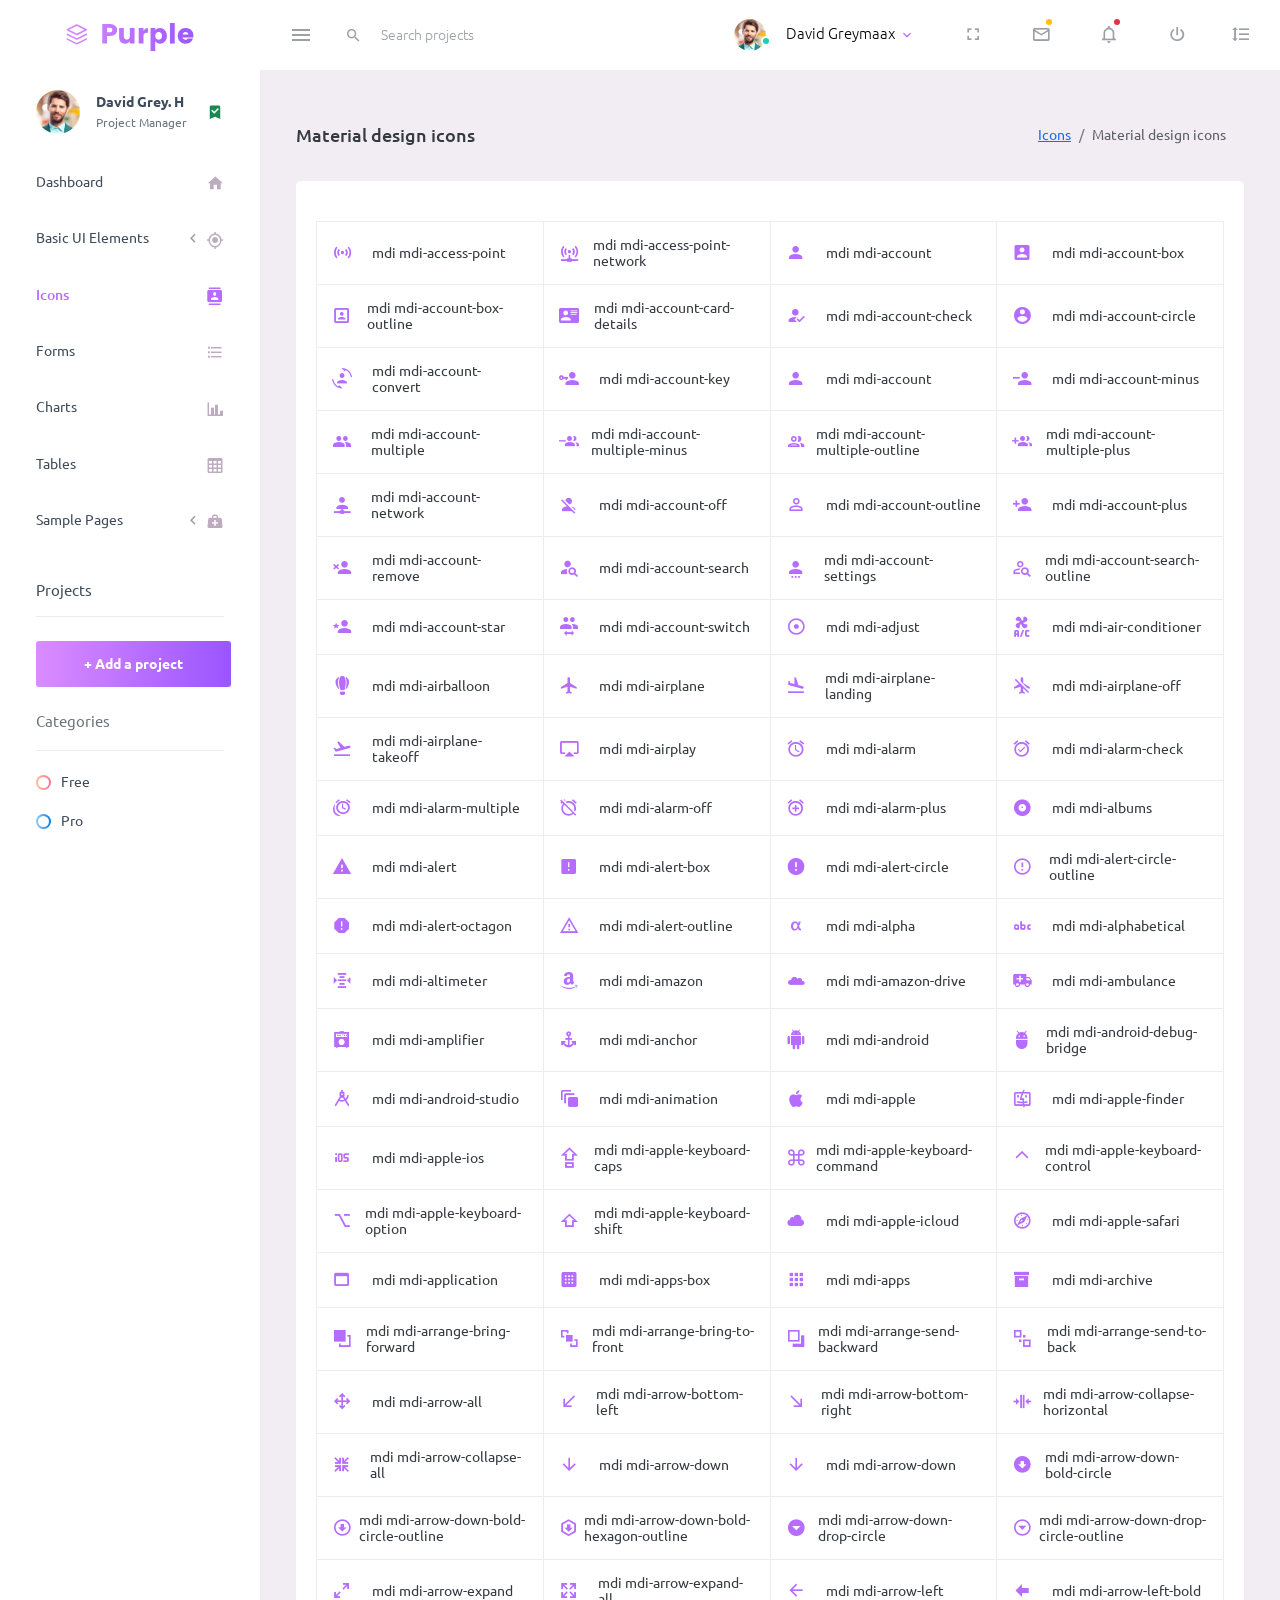
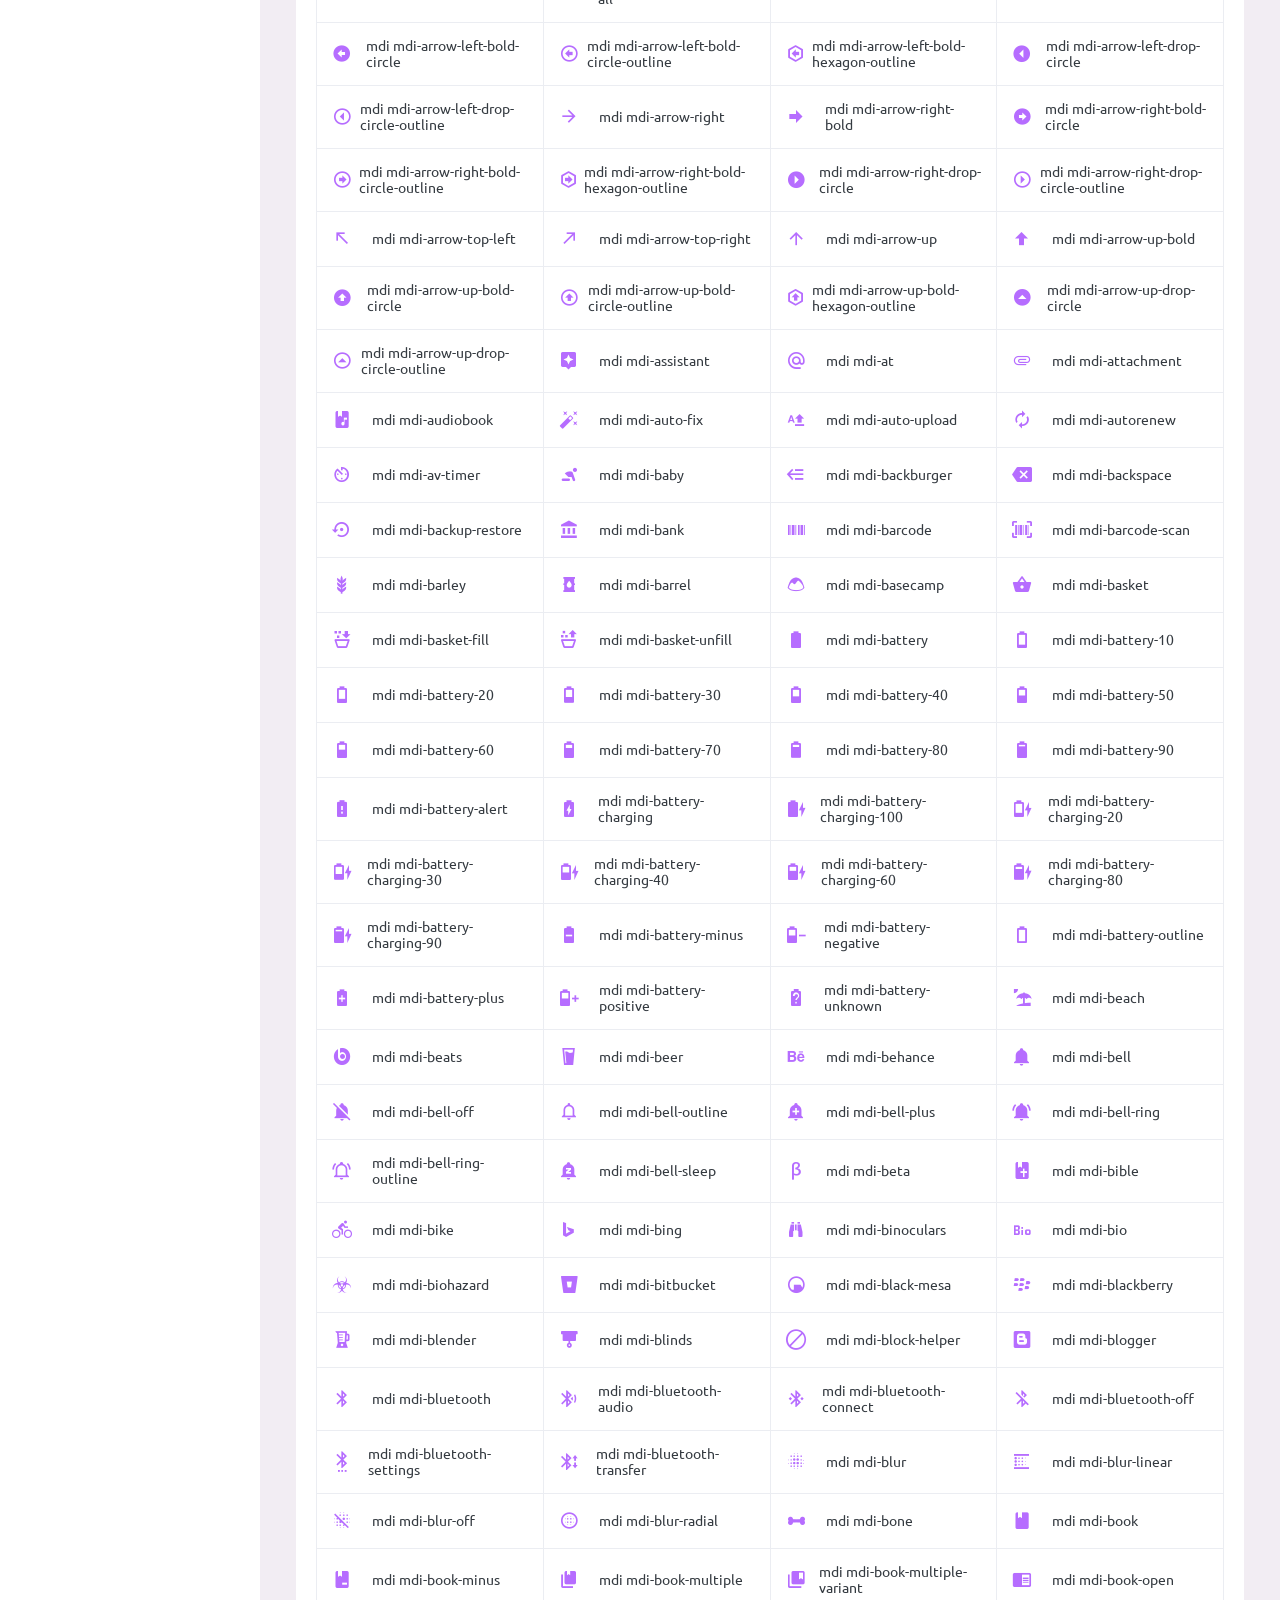
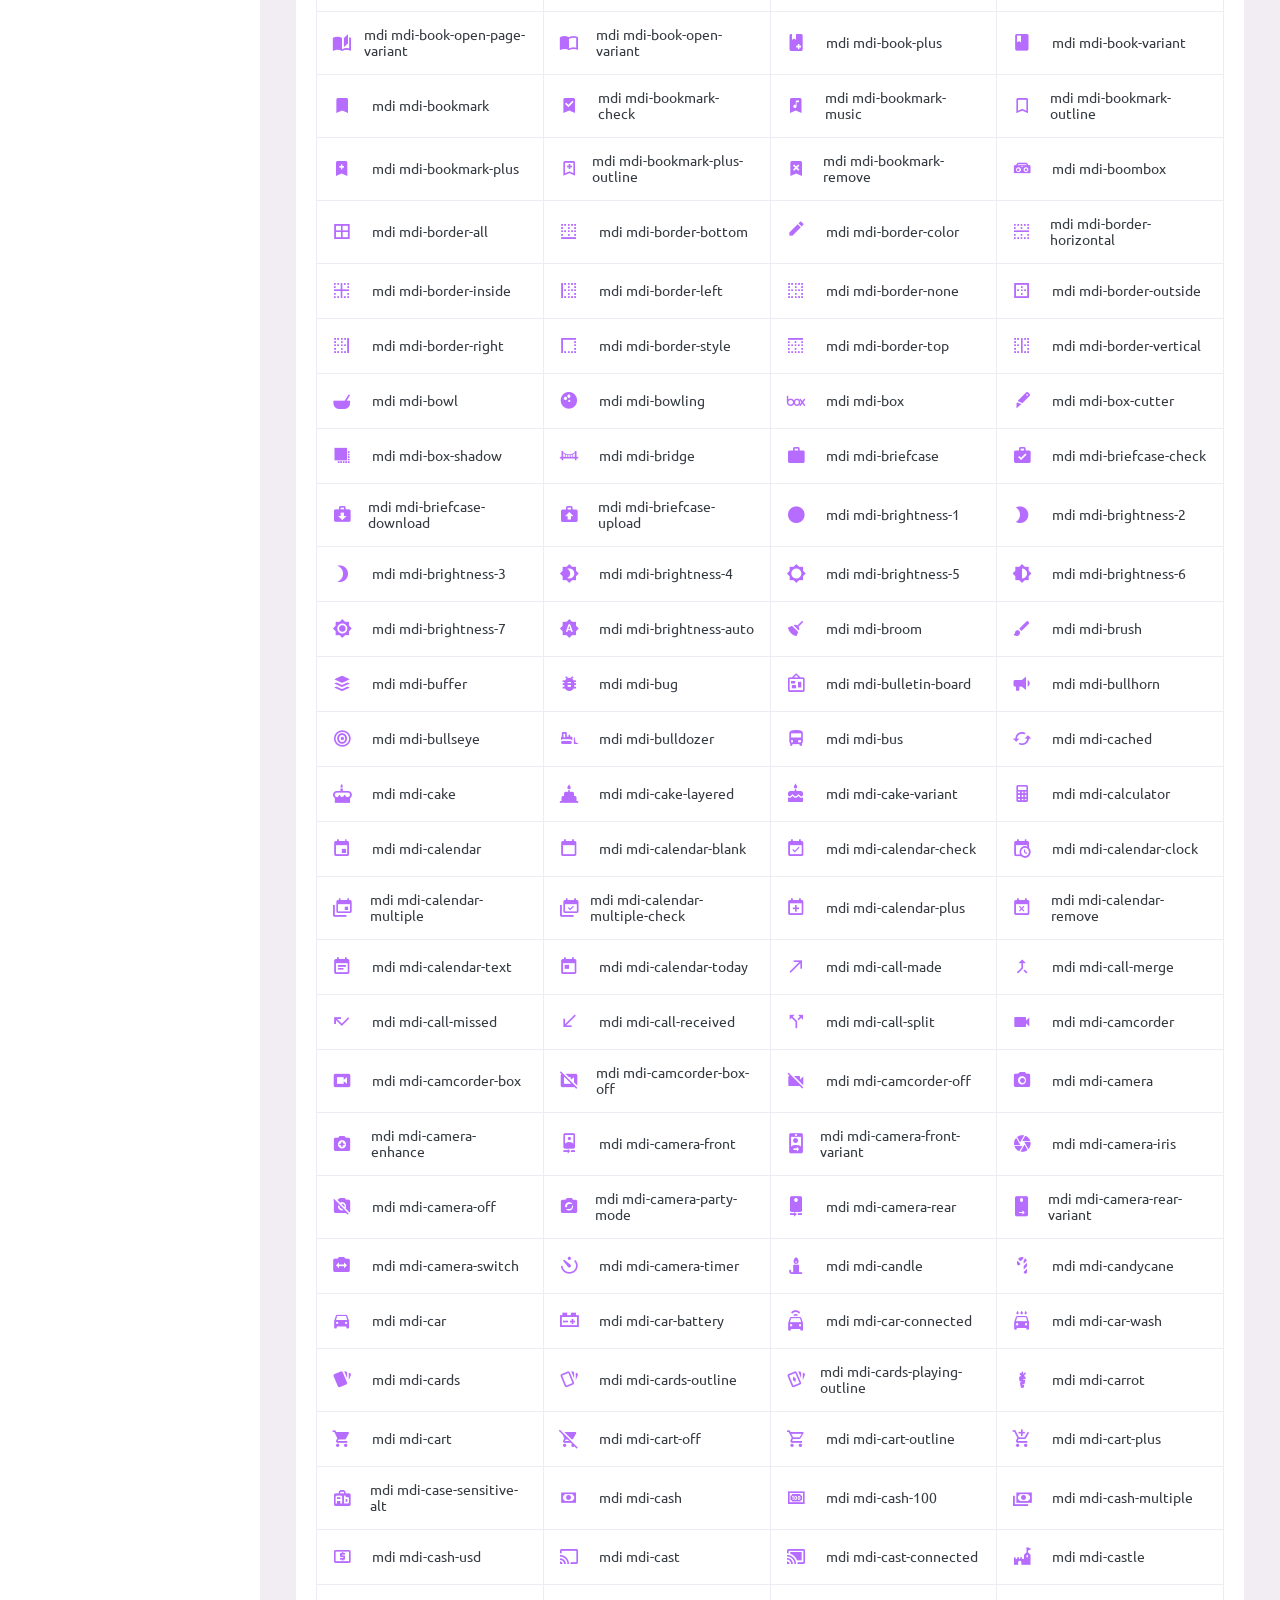
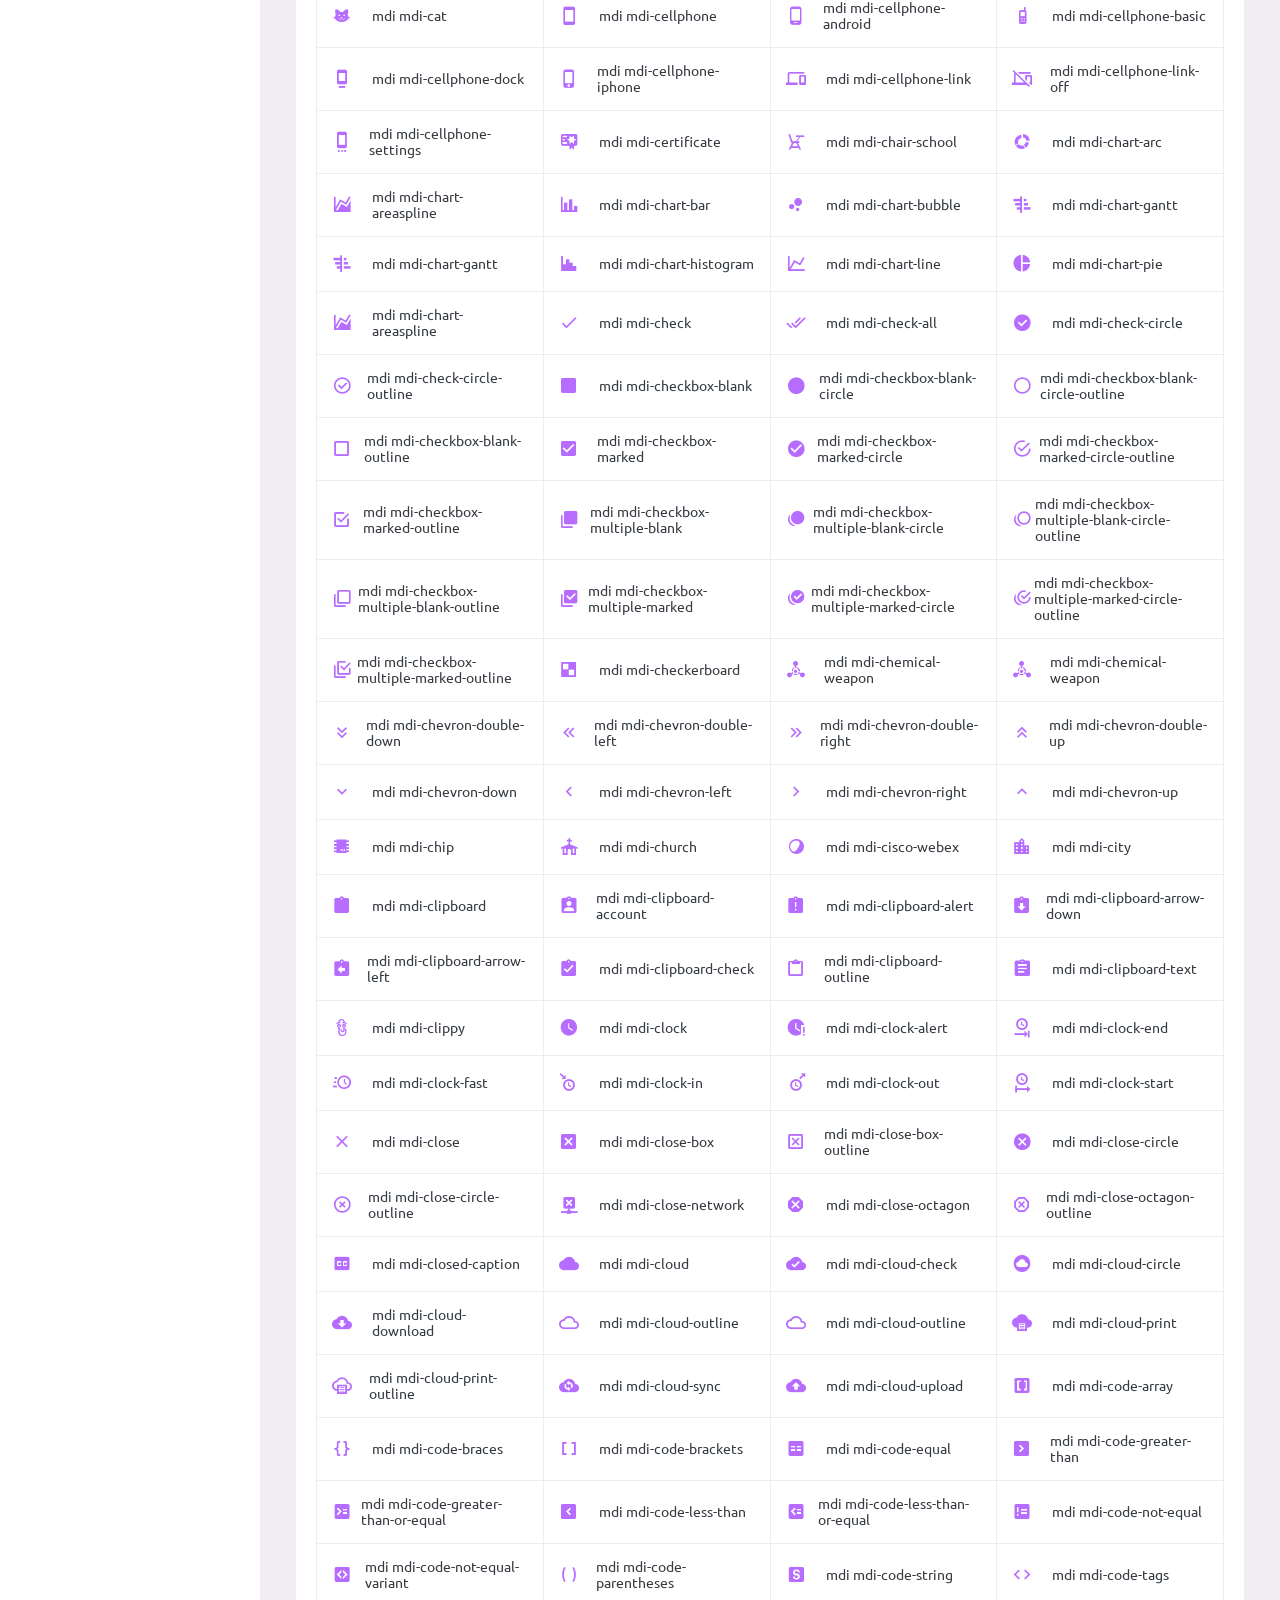
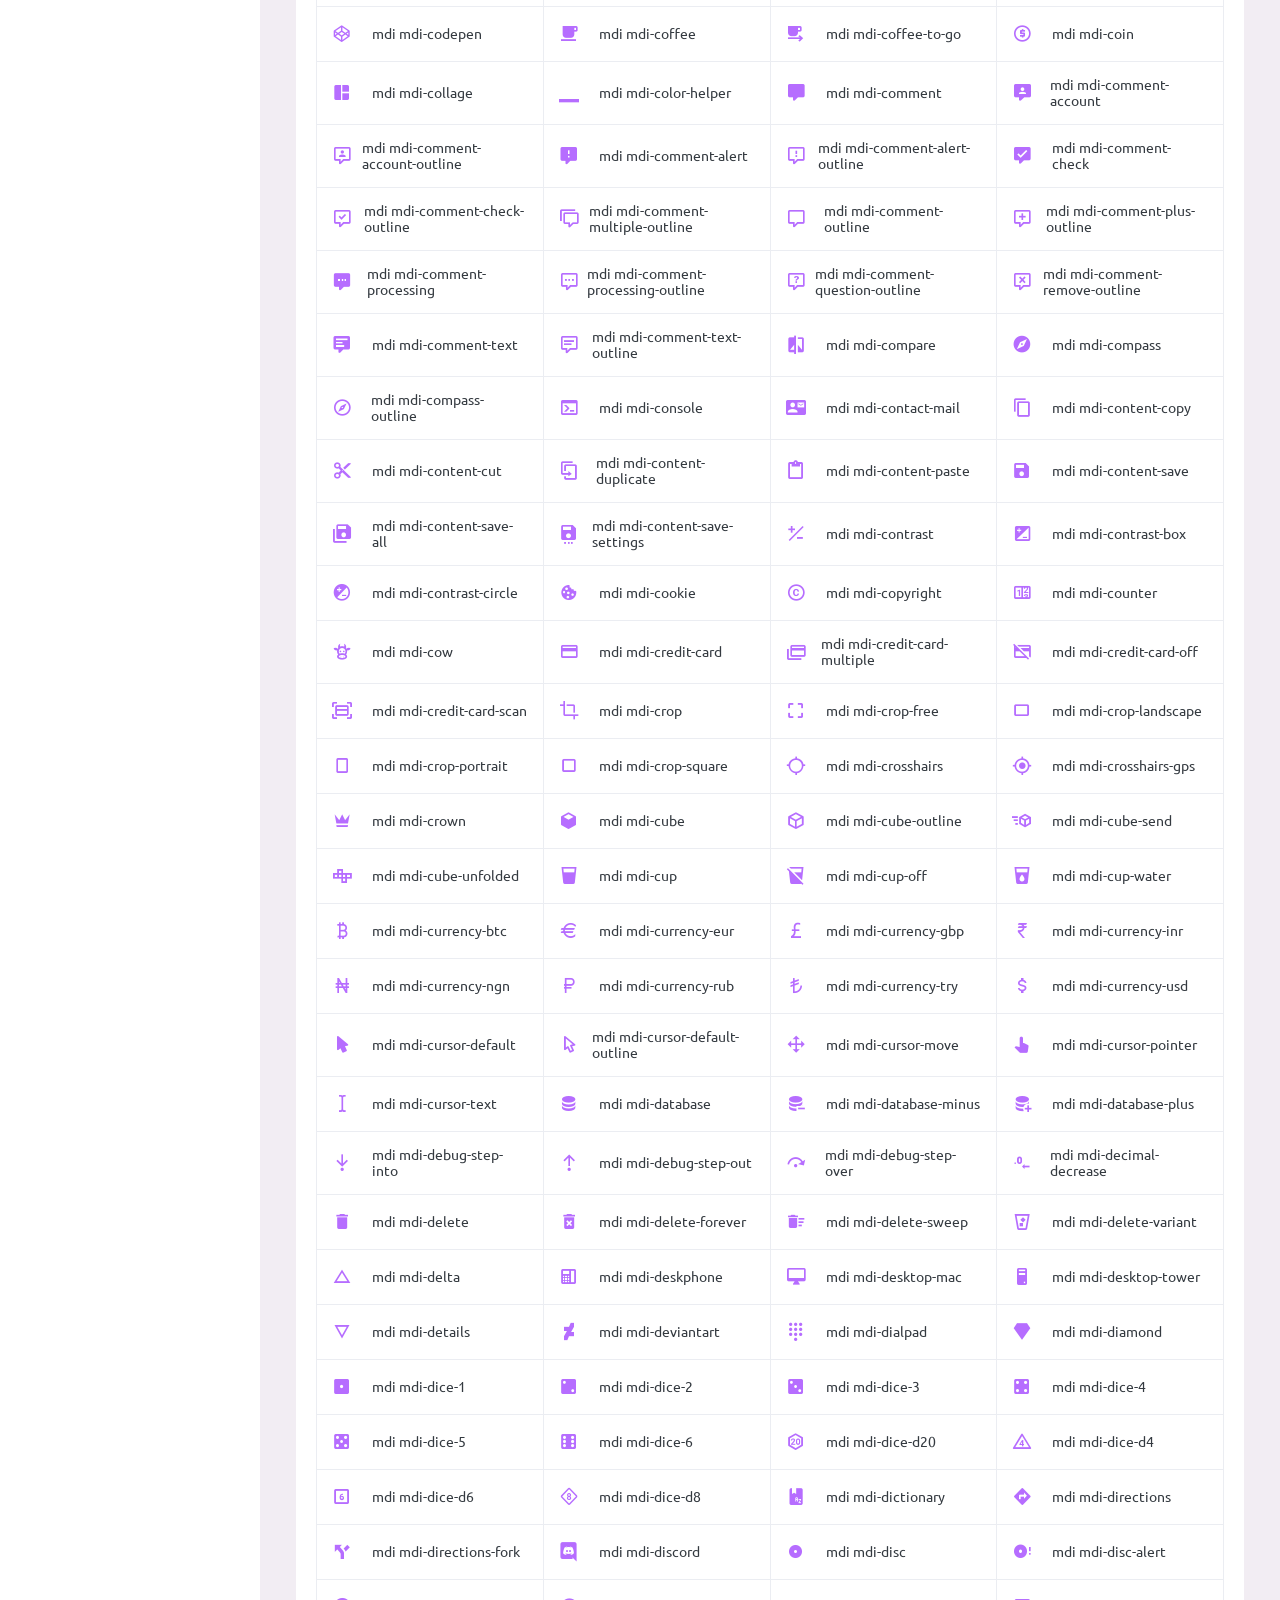
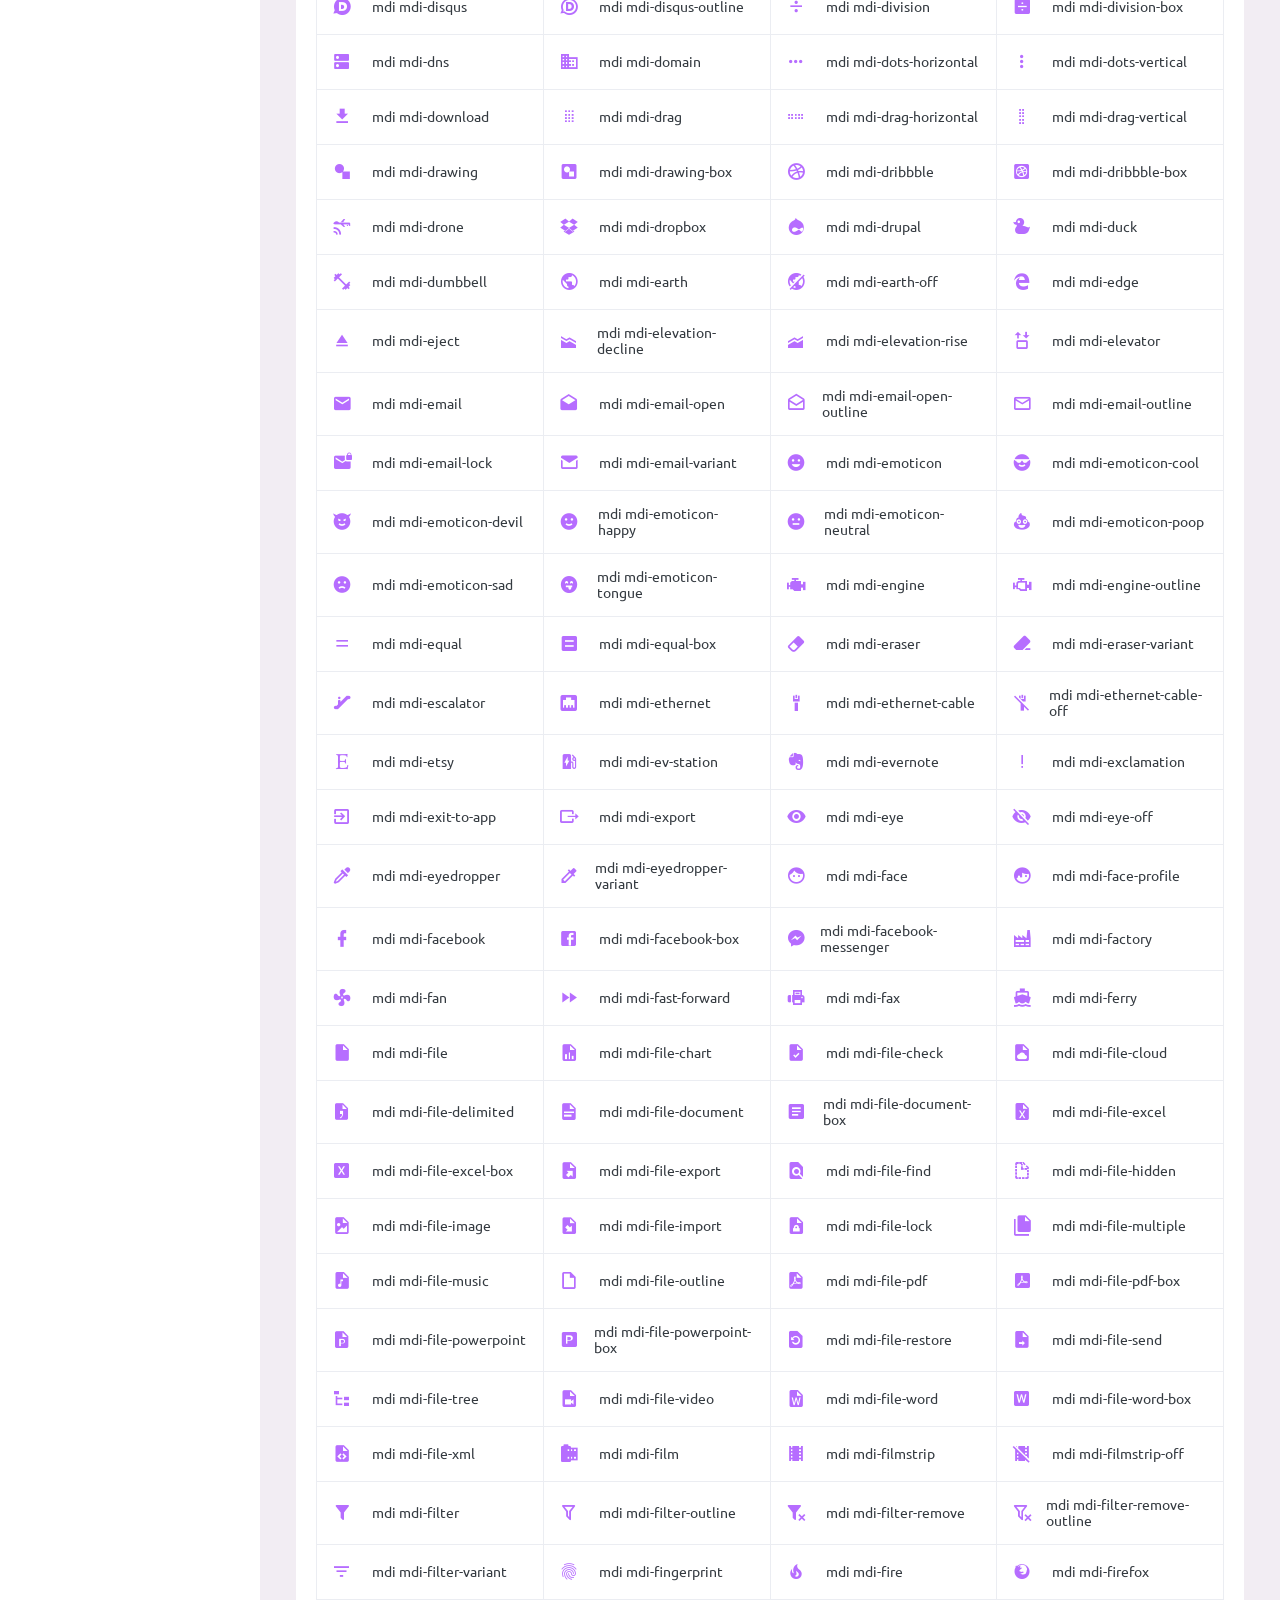
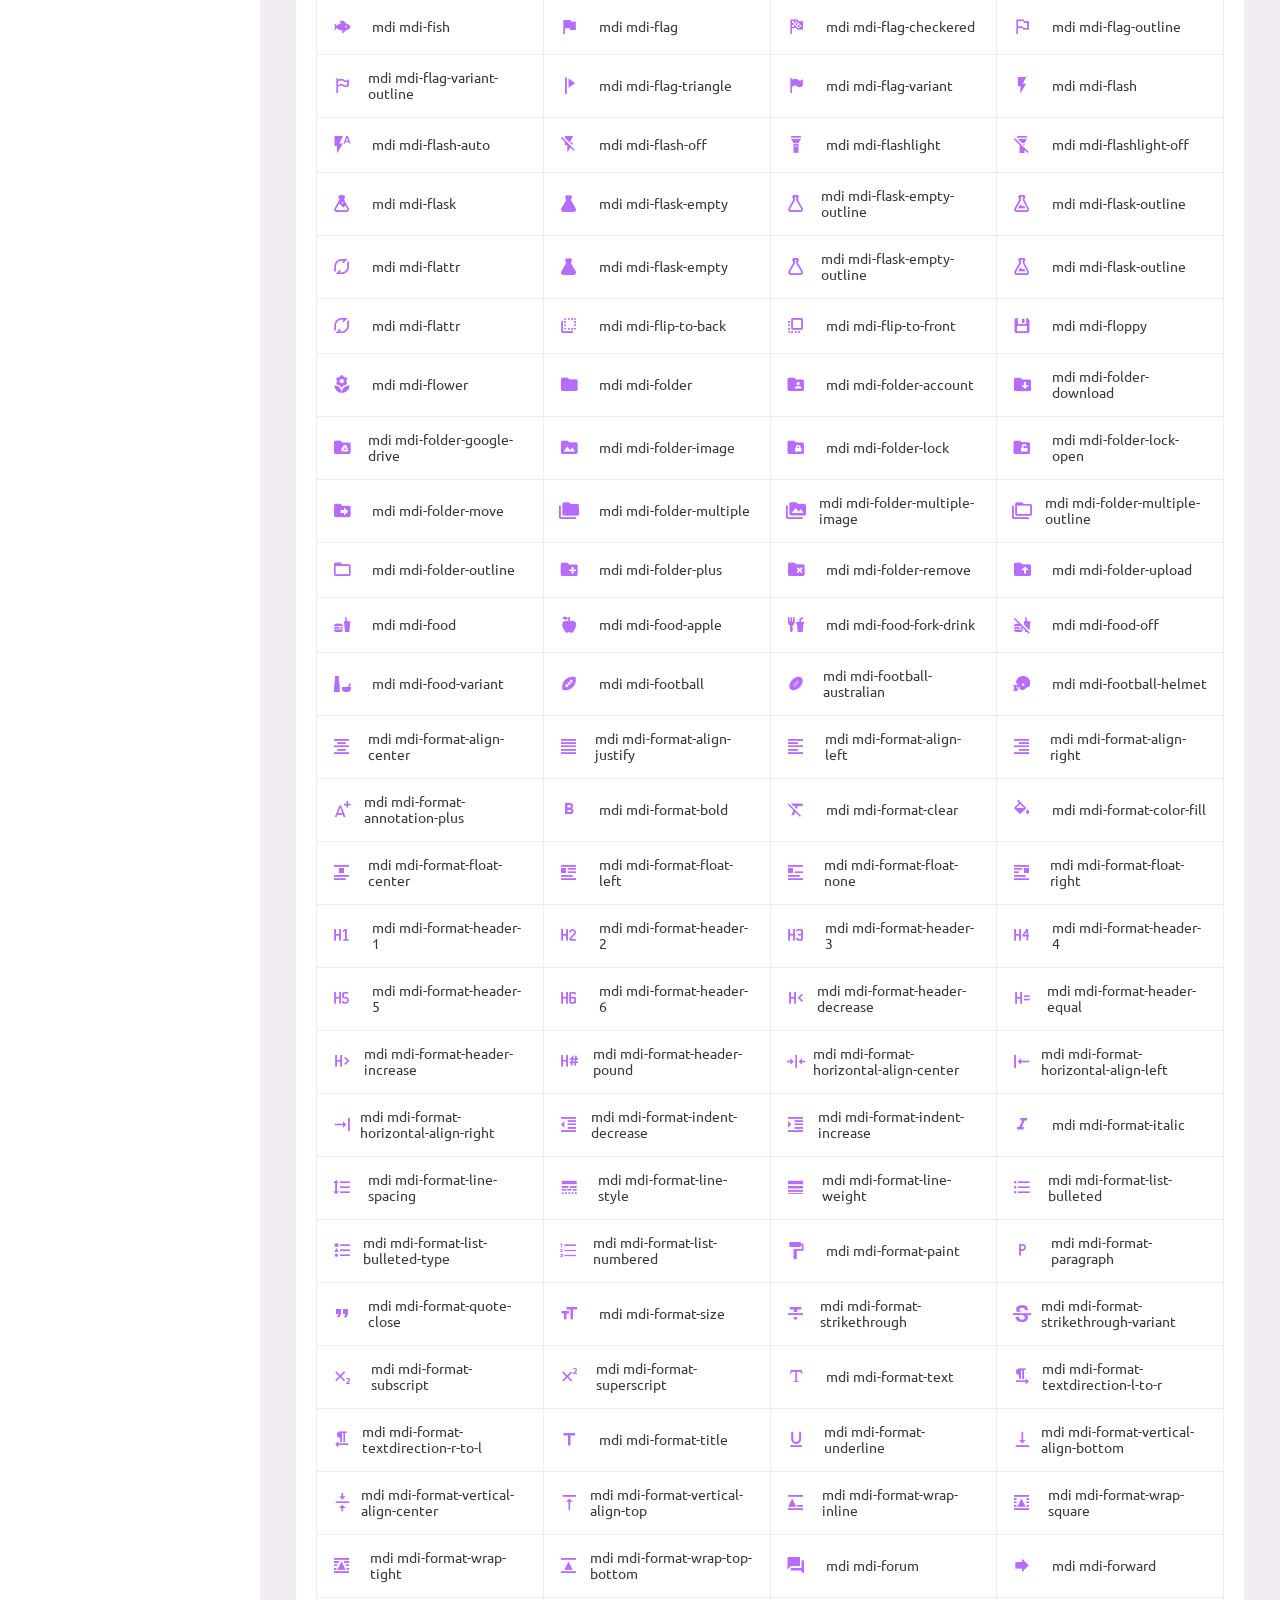
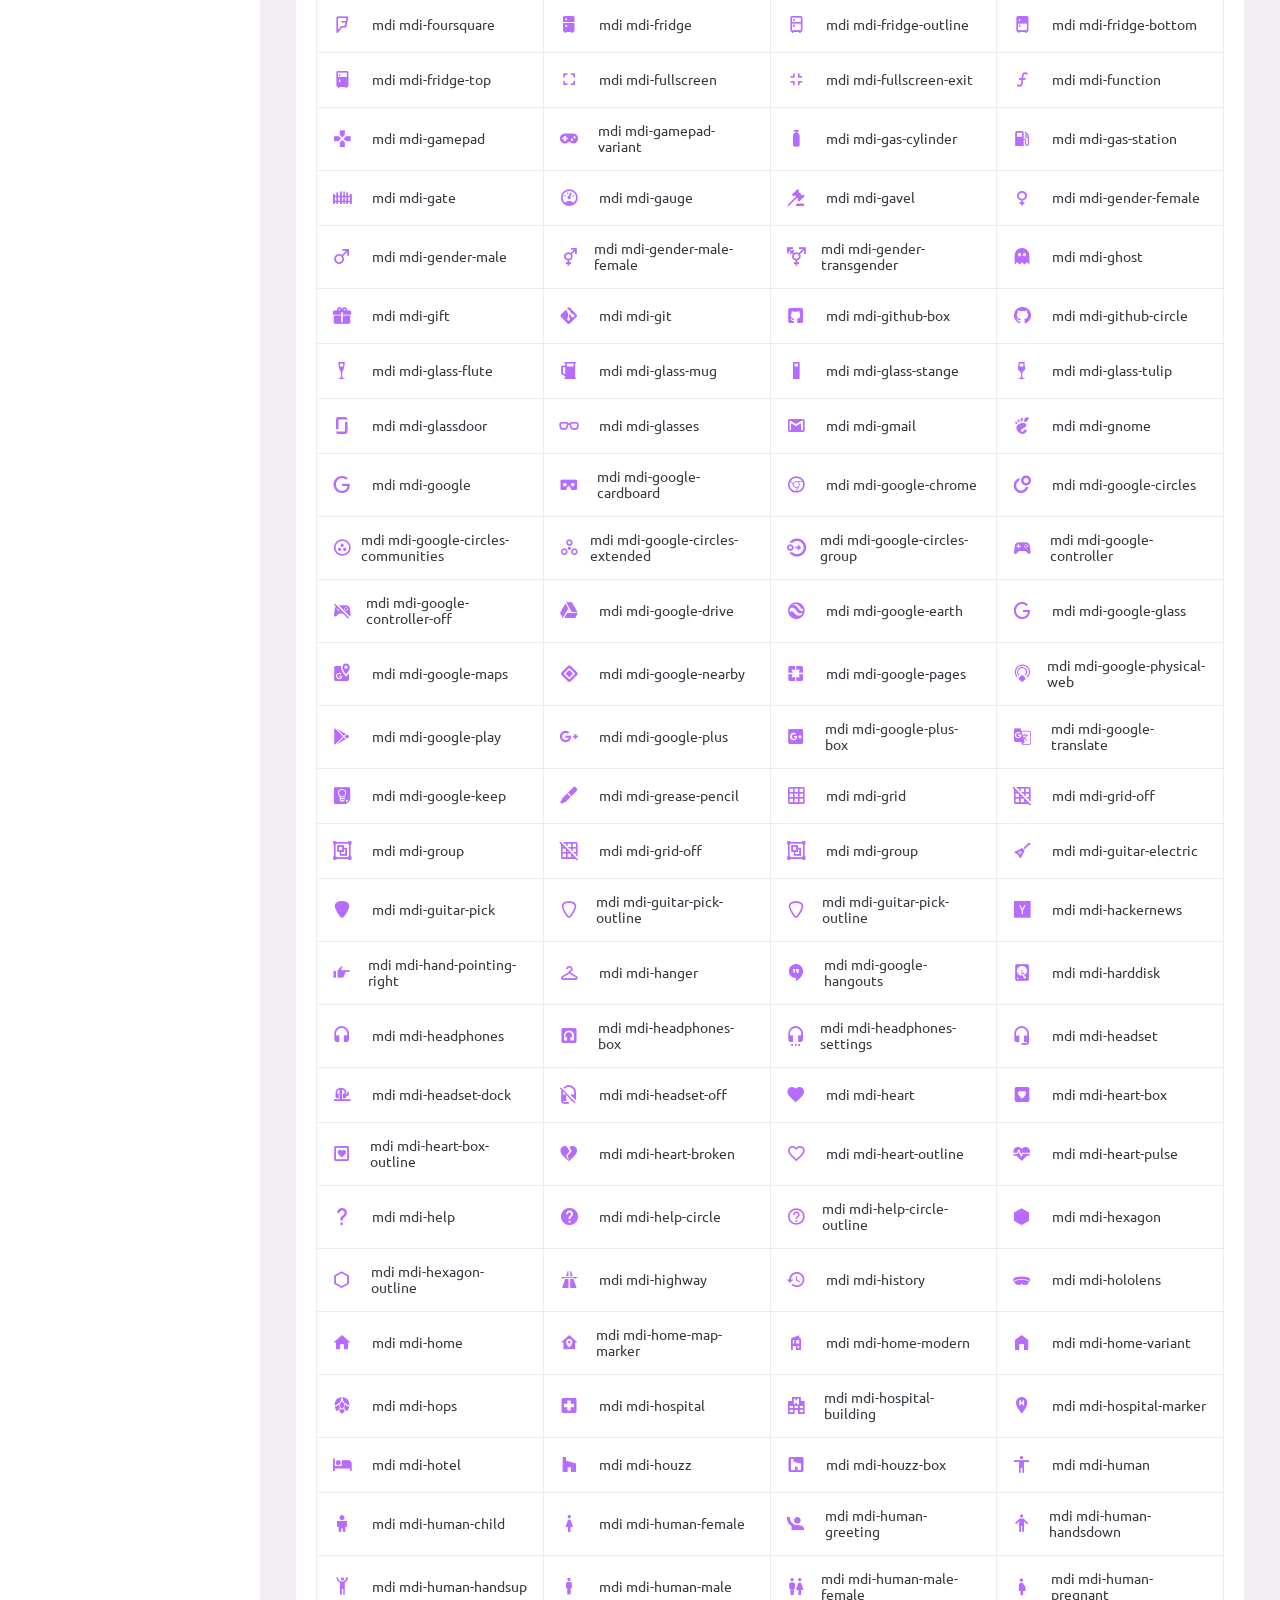
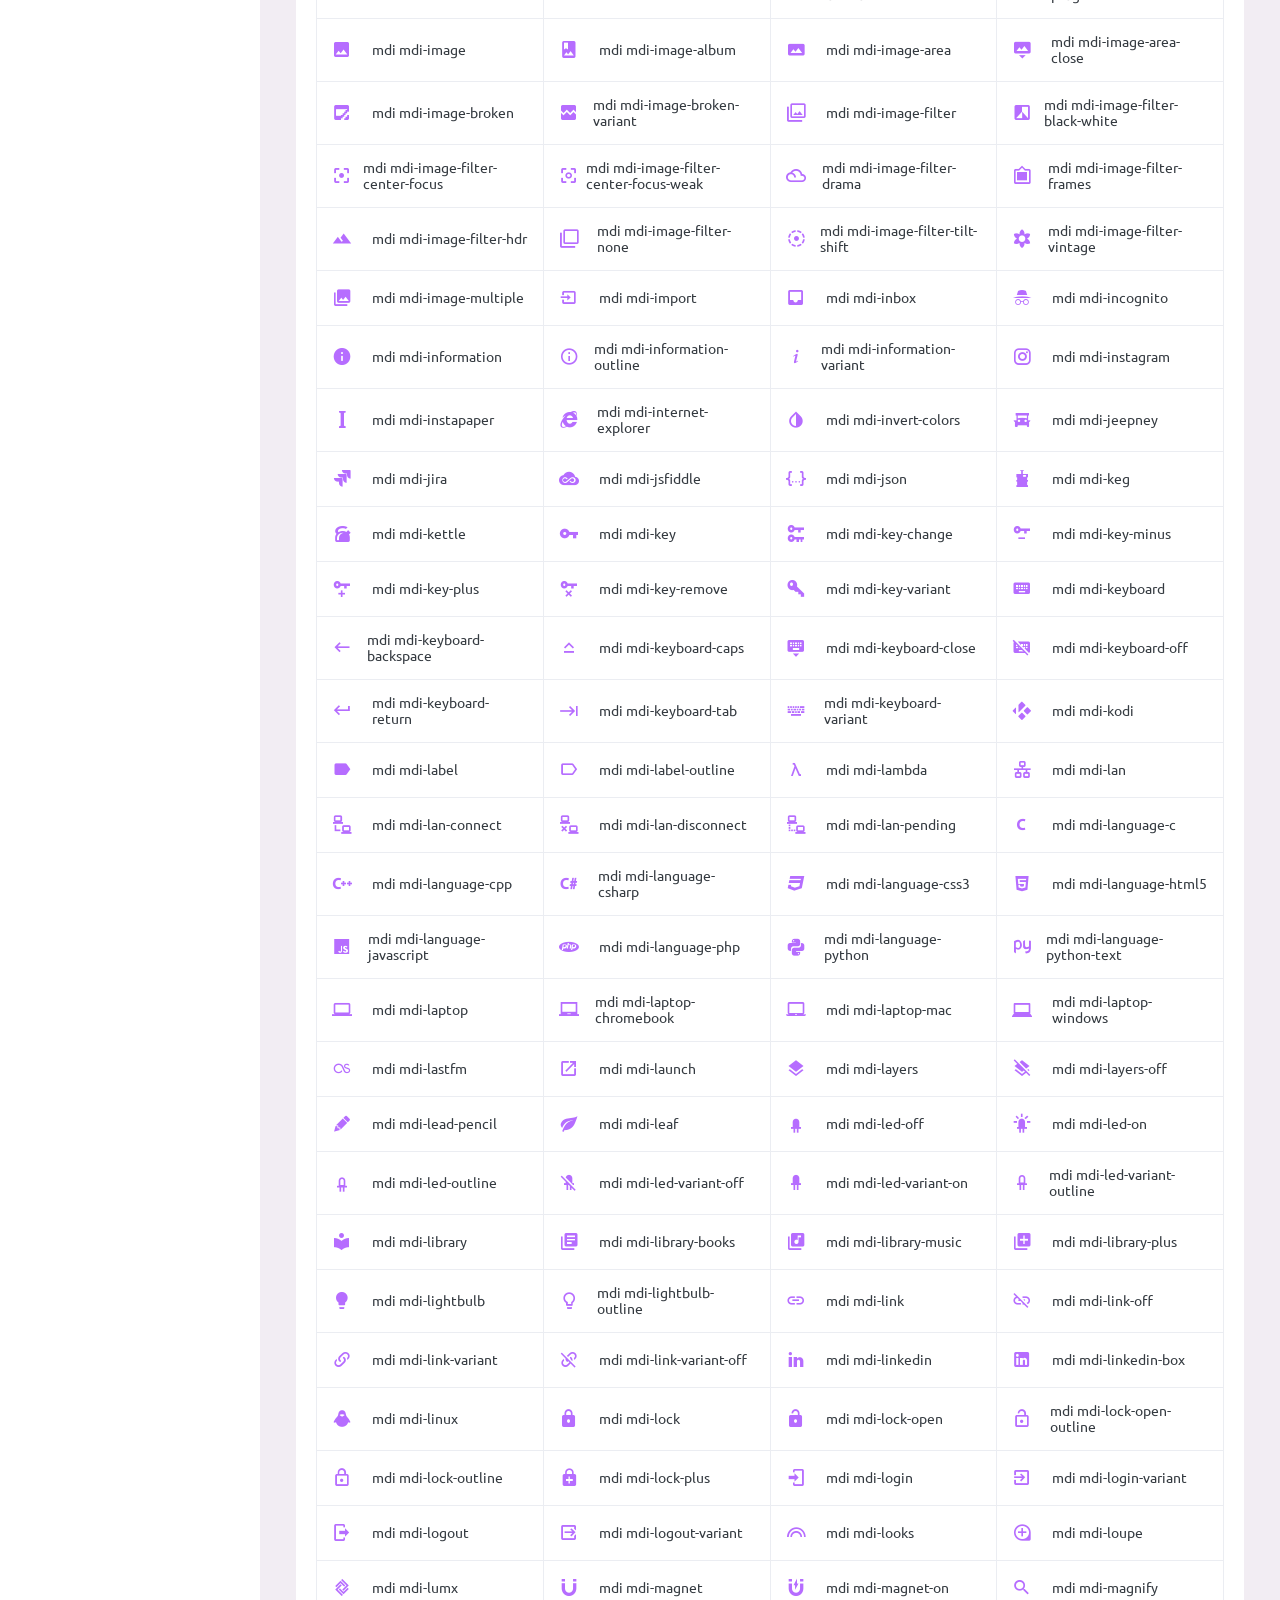
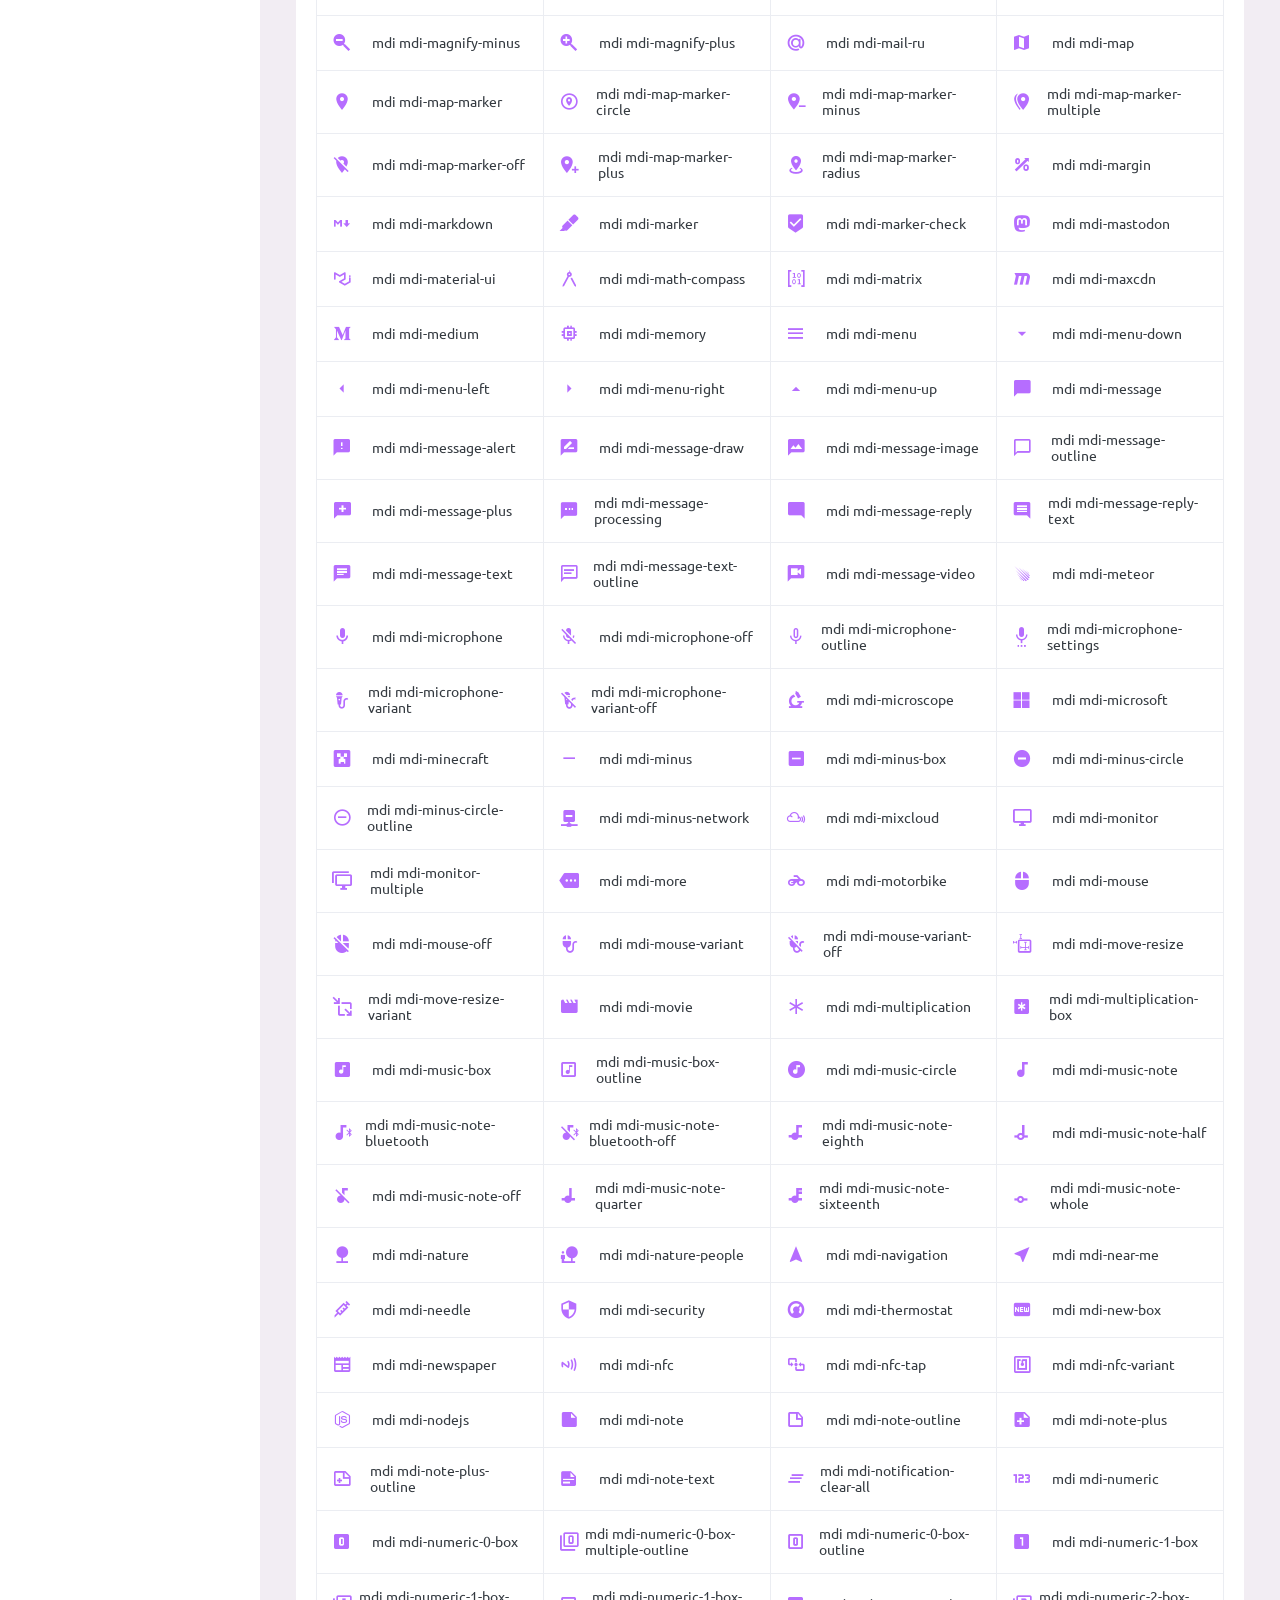
<file: semi_project_dashboard/static/pages/icons/mdi.html>
<!DOCTYPE html>
<html lang="en">
  <head>
    <!-- Required meta tags -->
    <meta charset="utf-8">
    <meta name="viewport" content="width=device-width, initial-scale=1, shrink-to-fit=no">
    <title>Purple Admin</title>
    <!-- plugins:css -->
    <link rel="stylesheet" href="../../assets/vendors/mdi/css/materialdesignicons.min.css">
    <link rel="stylesheet" href="../../assets/vendors/css/vendor.bundle.base.css">
    <!-- endinject -->
    <!-- Plugin css for this page -->
    <!-- End Plugin css for this page -->
    <!-- inject:css -->
    <!-- endinject -->
    <!-- Layout styles -->
    <link rel="stylesheet" href="../../assets/css/style.css">
    <!-- End layout styles -->
    <link rel="shortcut icon" href="../../assets/images/favicon.ico" />
  </head>
  <body>
    <div class=" container-scroller">
      <!-- partial:../../partials/_navbar.html -->
      <nav class="navbar default-layout-navbar col-lg-12 col-12 p-0 fixed-top d-flex flex-row">
        <div class="text-center navbar-brand-wrapper d-flex align-items-center justify-content-center">
          <a class="navbar-brand brand-logo" href="../../index.html"><img src="../../assets/images/logo.svg" alt="logo" /></a>
          <a class="navbar-brand brand-logo-mini" href="../../index.html"><img src="../../assets/images/logo-mini.svg" alt="logo" /></a>
        </div>
        <div class="navbar-menu-wrapper d-flex align-items-stretch">
          <button class="navbar-toggler navbar-toggler align-self-center" type="button" data-toggle="minimize">
            <span class="mdi mdi-menu"></span>
          </button>
          <div class="search-field d-none d-md-block">
            <form class="d-flex align-items-center h-100" action="#">
              <div class="input-group">
                <div class="input-group-prepend bg-transparent">
                  <i class="input-group-text border-0 mdi mdi-magnify"></i>
                </div>
                <input type="text" class="form-control bg-transparent border-0" placeholder="Search projects">
              </div>
            </form>
          </div>
          <ul class="navbar-nav navbar-nav-right">
            <li class="nav-item nav-profile dropdown">
              <a class="nav-link dropdown-toggle" id="profileDropdown" href="#" data-bs-toggle="dropdown" aria-expanded="false">
                <div class="nav-profile-img">
                  <img src="../../assets/images/faces/face1.jpg" alt="image">
                  <span class="availability-status online"></span>
                </div>
                <div class="nav-profile-text">
                  <p class="mb-1 text-black">David Greymaax</p>
                </div>
              </a>
              <div class="dropdown-menu navbar-dropdown" aria-labelledby="profileDropdown">
                <a class="dropdown-item" href="#">
                  <i class="mdi mdi-cached me-2 text-success"></i> Activity Log </a>
                <div class="dropdown-divider"></div>
                <a class="dropdown-item" href="#">
                  <i class="mdi mdi-logout me-2 text-primary"></i> Signout </a>
              </div>
            </li>
            <li class="nav-item d-none d-lg-block full-screen-link">
              <a class="nav-link">
                <i class="mdi mdi-fullscreen" id="fullscreen-button"></i>
              </a>
            </li>
            <li class="nav-item dropdown">
              <a class="nav-link count-indicator dropdown-toggle" id="messageDropdown" href="#" data-bs-toggle="dropdown" aria-expanded="false">
                <i class="mdi mdi-email-outline"></i>
                <span class="count-symbol bg-warning"></span>
              </a>
              <div class="dropdown-menu dropdown-menu-right navbar-dropdown preview-list" aria-labelledby="messageDropdown">
                <h6 class="p-3 mb-0">Messages</h6>
                <div class="dropdown-divider"></div>
                <a class="dropdown-item preview-item">
                  <div class="preview-thumbnail">
                    <img src="../../assets/images/faces/face4.jpg" alt="image" class="profile-pic">
                  </div>
                  <div class="preview-item-content d-flex align-items-start flex-column justify-content-center">
                    <h6 class="preview-subject ellipsis mb-1 font-weight-normal">Mark send you a message</h6>
                    <p class="text-gray mb-0"> 1 Minutes ago </p>
                  </div>
                </a>
                <div class="dropdown-divider"></div>
                <a class="dropdown-item preview-item">
                  <div class="preview-thumbnail">
                    <img src="../../assets/images/faces/face2.jpg" alt="image" class="profile-pic">
                  </div>
                  <div class="preview-item-content d-flex align-items-start flex-column justify-content-center">
                    <h6 class="preview-subject ellipsis mb-1 font-weight-normal">Cregh send you a message</h6>
                    <p class="text-gray mb-0"> 15 Minutes ago </p>
                  </div>
                </a>
                <div class="dropdown-divider"></div>
                <a class="dropdown-item preview-item">
                  <div class="preview-thumbnail">
                    <img src="../../assets/images/faces/face3.jpg" alt="image" class="profile-pic">
                  </div>
                  <div class="preview-item-content d-flex align-items-start flex-column justify-content-center">
                    <h6 class="preview-subject ellipsis mb-1 font-weight-normal">Profile picture updated</h6>
                    <p class="text-gray mb-0"> 18 Minutes ago </p>
                  </div>
                </a>
                <div class="dropdown-divider"></div>
                <h6 class="p-3 mb-0 text-center">4 new messages</h6>
              </div>
            </li>
            <li class="nav-item dropdown">
              <a class="nav-link count-indicator dropdown-toggle" id="notificationDropdown" href="#" data-bs-toggle="dropdown">
                <i class="mdi mdi-bell-outline"></i>
                <span class="count-symbol bg-danger"></span>
              </a>
              <div class="dropdown-menu dropdown-menu-right navbar-dropdown preview-list" aria-labelledby="notificationDropdown">
                <h6 class="p-3 mb-0">Notifications</h6>
                <div class="dropdown-divider"></div>
                <a class="dropdown-item preview-item">
                  <div class="preview-thumbnail">
                    <div class="preview-icon bg-success">
                      <i class="mdi mdi-calendar"></i>
                    </div>
                  </div>
                  <div class="preview-item-content d-flex align-items-start flex-column justify-content-center">
                    <h6 class="preview-subject font-weight-normal mb-1">Event today</h6>
                    <p class="text-gray ellipsis mb-0"> Just a reminder that you have an event today </p>
                  </div>
                </a>
                <div class="dropdown-divider"></div>
                <a class="dropdown-item preview-item">
                  <div class="preview-thumbnail">
                    <div class="preview-icon bg-warning">
                      <i class="mdi mdi-settings"></i>
                    </div>
                  </div>
                  <div class="preview-item-content d-flex align-items-start flex-column justify-content-center">
                    <h6 class="preview-subject font-weight-normal mb-1">Settings</h6>
                    <p class="text-gray ellipsis mb-0"> Update dashboard </p>
                  </div>
                </a>
                <div class="dropdown-divider"></div>
                <a class="dropdown-item preview-item">
                  <div class="preview-thumbnail">
                    <div class="preview-icon bg-info">
                      <i class="mdi mdi-link-variant"></i>
                    </div>
                  </div>
                  <div class="preview-item-content d-flex align-items-start flex-column justify-content-center">
                    <h6 class="preview-subject font-weight-normal mb-1">Launch Admin</h6>
                    <p class="text-gray ellipsis mb-0"> New admin wow! </p>
                  </div>
                </a>
                <div class="dropdown-divider"></div>
                <h6 class="p-3 mb-0 text-center">See all notifications</h6>
              </div>
            </li>
            <li class="nav-item nav-logout d-none d-lg-block">
              <a class="nav-link" href="#">
                <i class="mdi mdi-power"></i>
              </a>
            </li>
            <li class="nav-item nav-settings d-none d-lg-block">
              <a class="nav-link" href="#">
                <i class="mdi mdi-format-line-spacing"></i>
              </a>
            </li>
          </ul>
          <button class="navbar-toggler navbar-toggler-right d-lg-none align-self-center" type="button" data-toggle="offcanvas">
            <span class="mdi mdi-menu"></span>
          </button>
        </div>
      </nav>
      <!-- partial -->
      <div class="container-fluid page-body-wrapper">
        <!-- partial:../../partials/_sidebar.html -->
        <nav class="sidebar sidebar-offcanvas" id="sidebar">
          <ul class="nav">
            <li class="nav-item nav-profile">
              <a href="#" class="nav-link">
                <div class="nav-profile-image">
                  <img src="../../assets/images/faces/face1.jpg" alt="profile">
                  <span class="login-status online"></span>
                  <!--change to offline or busy as needed-->
                </div>
                <div class="nav-profile-text d-flex flex-column">
                  <span class="font-weight-bold mb-2">David Grey. H</span>
                  <span class="text-secondary text-small">Project Manager</span>
                </div>
                <i class="mdi mdi-bookmark-check text-success nav-profile-badge"></i>
              </a>
            </li>
            <li class="nav-item">
              <a class="nav-link" href="../../index.html">
                <span class="menu-title">Dashboard</span>
                <i class="mdi mdi-home menu-icon"></i>
              </a>
            </li>
            <li class="nav-item">
              <a class="nav-link" data-bs-toggle="collapse" href="#ui-basic" aria-expanded="false" aria-controls="ui-basic">
                <span class="menu-title">Basic UI Elements</span>
                <i class="menu-arrow"></i>
                <i class="mdi mdi-crosshairs-gps menu-icon"></i>
              </a>
              <div class="collapse" id="ui-basic">
                <ul class="nav flex-column sub-menu">
                  <li class="nav-item"> <a class="nav-link" href="../../pages/ui-features/buttons.html">Buttons</a></li>
                  <li class="nav-item"> <a class="nav-link" href="../../pages/ui-features/typography.html">Typography</a></li>
                </ul>
              </div>
            </li>
            <li class="nav-item">
              <a class="nav-link" href="../../pages/icons/mdi.html">
                <span class="menu-title">Icons</span>
                <i class="mdi mdi-contacts menu-icon"></i>
              </a>
            </li>
            <li class="nav-item">
              <a class="nav-link" href="../../pages/forms/basic_elements.html">
                <span class="menu-title">Forms</span>
                <i class="mdi mdi-format-list-bulleted menu-icon"></i>
              </a>
            </li>
            <li class="nav-item">
              <a class="nav-link" href="../../pages/charts/chartjs.html">
                <span class="menu-title">Charts</span>
                <i class="mdi mdi-chart-bar menu-icon"></i>
              </a>
            </li>
            <li class="nav-item">
              <a class="nav-link" href="../../pages/tables/basic-table.html">
                <span class="menu-title">Tables</span>
                <i class="mdi mdi-table-large menu-icon"></i>
              </a>
            </li>
            <li class="nav-item">
              <a class="nav-link" data-bs-toggle="collapse" href="#general-pages" aria-expanded="false" aria-controls="general-pages">
                <span class="menu-title">Sample Pages</span>
                <i class="menu-arrow"></i>
                <i class="mdi mdi-medical-bag menu-icon"></i>
              </a>
              <div class="collapse" id="general-pages">
                <ul class="nav flex-column sub-menu">
                  <li class="nav-item"> <a class="nav-link" href="../../pages/samples/blank-page.html"> Blank Page </a></li>
                  <li class="nav-item"> <a class="nav-link" href="../../pages/samples/login.html"> Login </a></li>
                  <li class="nav-item"> <a class="nav-link" href="../../pages/samples/register.html"> Register </a></li>
                  <li class="nav-item"> <a class="nav-link" href="../../pages/samples/error-404.html"> 404 </a></li>
                  <li class="nav-item"> <a class="nav-link" href="../../pages/samples/error-500.html"> 500 </a></li>
                </ul>
              </div>
            </li>
            <li class="nav-item sidebar-actions">
              <span class="nav-link">
                <div class="border-bottom">
                  <h6 class="font-weight-normal mb-3">Projects</h6>
                </div>
                <button class="btn btn-block btn-lg btn-gradient-primary mt-4">+ Add a project</button>
                <div class="mt-4">
                  <div class="border-bottom">
                    <p class="text-secondary">Categories</p>
                  </div>
                  <ul class="gradient-bullet-list mt-4">
                    <li>Free</li>
                    <li>Pro</li>
                  </ul>
                </div>
              </span>
            </li>
          </ul>
        </nav>
        <!-- partial -->
        <div class="main-panel">
          <div class="content-wrapper">
            <div class="page-header">
              <h3 class="page-title"> Material design icons </h3>
              <nav aria-label="breadcrumb">
                <ol class="breadcrumb">
                  <li class="breadcrumb-item"><a href="#">Icons</a></li>
                  <li class="breadcrumb-item active" aria-current="page">Material design icons</li>
                </ol>
              </nav>
            </div>
            <div class="row">
              <div class="col-lg-12 grid-margin">
                <div class="card">
                  <div class="card-body">
                    <div class="row icons-list">
                      <div class="col-sm-6 col-md-4 col-lg-3">
                        <i class="mdi mdi-access-point"></i> mdi mdi-access-point
                      </div>
                      <div class="col-sm-6 col-md-4 col-lg-3">
                        <i class="mdi mdi-access-point-network"></i> mdi mdi-access-point-network
                      </div>
                      <div class="col-sm-6 col-md-4 col-lg-3">
                        <i class="mdi mdi-account"></i> mdi mdi-account
                      </div>
                      <div class="col-sm-6 col-md-4 col-lg-3">
                        <i class="mdi mdi-account-box"></i> mdi mdi-account-box
                      </div>
                      <div class="col-sm-6 col-md-4 col-lg-3">
                        <i class="mdi mdi-account-box-outline"></i> mdi mdi-account-box-outline
                      </div>
                      <div class="col-sm-6 col-md-4 col-lg-3">
                        <i class="mdi mdi-account-card-details"></i> mdi mdi-account-card-details
                      </div>
                      <div class="col-sm-6 col-md-4 col-lg-3">
                        <i class="mdi mdi-account-check"></i> mdi mdi-account-check
                      </div>
                      <div class="col-sm-6 col-md-4 col-lg-3">
                        <i class="mdi mdi-account-circle"></i> mdi mdi-account-circle
                      </div>
                      <div class="col-sm-6 col-md-4 col-lg-3">
                        <i class="mdi mdi-account-convert"></i> mdi mdi-account-convert
                      </div>
                      <div class="col-sm-6 col-md-4 col-lg-3">
                        <i class="mdi mdi-account-key"></i> mdi mdi-account-key
                      </div>
                      <div class="col-sm-6 col-md-4 col-lg-3">
                        <i class="mdi mdi-account"></i> mdi mdi-account
                      </div>
                      <div class="col-sm-6 col-md-4 col-lg-3">
                        <i class="mdi mdi-account-minus"></i> mdi mdi-account-minus
                      </div>
                      <div class="col-sm-6 col-md-4 col-lg-3">
                        <i class="mdi mdi-account-multiple"></i> mdi mdi-account-multiple
                      </div>
                      <div class="col-sm-6 col-md-4 col-lg-3">
                        <i class="mdi mdi-account-multiple-minus"></i> mdi mdi-account-multiple-minus
                      </div>
                      <div class="col-sm-6 col-md-4 col-lg-3">
                        <i class="mdi mdi-account-multiple-outline"></i> mdi mdi-account-multiple-outline
                      </div>
                      <div class="col-sm-6 col-md-4 col-lg-3">
                        <i class="mdi mdi-account-multiple-plus"></i> mdi mdi-account-multiple-plus
                      </div>
                      <div class="col-sm-6 col-md-4 col-lg-3">
                        <i class="mdi mdi-account-network"></i> mdi mdi-account-network
                      </div>
                      <div class="col-sm-6 col-md-4 col-lg-3">
                        <i class="mdi mdi-account-off"></i> mdi mdi-account-off
                      </div>
                      <div class="col-sm-6 col-md-4 col-lg-3">
                        <i class="mdi mdi-account-outline"></i> mdi mdi-account-outline
                      </div>
                      <div class="col-sm-6 col-md-4 col-lg-3">
                        <i class="mdi mdi-account-plus"></i> mdi mdi-account-plus
                      </div>
                      <div class="col-sm-6 col-md-4 col-lg-3">
                        <i class="mdi mdi-account-remove"></i> mdi mdi-account-remove
                      </div>
                      <div class="col-sm-6 col-md-4 col-lg-3">
                        <i class="mdi mdi-account-search"></i> mdi mdi-account-search
                      </div>
                      <div class="col-sm-6 col-md-4 col-lg-3">
                        <i class="mdi mdi-account-settings"></i> mdi mdi-account-settings
                      </div>
                      <div class="col-sm-6 col-md-4 col-lg-3">
                        <i class="mdi mdi-account-search-outline"></i> mdi mdi-account-search-outline
                      </div>
                      <div class="col-sm-6 col-md-4 col-lg-3">
                        <i class="mdi mdi-account-star"></i> mdi mdi-account-star
                      </div>
                      <div class="col-sm-6 col-md-4 col-lg-3">
                        <i class="mdi mdi-account-switch"></i> mdi mdi-account-switch
                      </div>
                      <div class="col-sm-6 col-md-4 col-lg-3">
                        <i class="mdi mdi-adjust"></i> mdi mdi-adjust
                      </div>
                      <div class="col-sm-6 col-md-4 col-lg-3">
                        <i class="mdi mdi-air-conditioner"></i> mdi mdi-air-conditioner
                      </div>
                      <div class="col-sm-6 col-md-4 col-lg-3">
                        <i class="mdi mdi-airballoon"></i> mdi mdi-airballoon
                      </div>
                      <div class="col-sm-6 col-md-4 col-lg-3">
                        <i class="mdi mdi-airplane"></i> mdi mdi-airplane
                      </div>
                      <div class="col-sm-6 col-md-4 col-lg-3">
                        <i class="mdi mdi-airplane-landing"></i> mdi mdi-airplane-landing
                      </div>
                      <div class="col-sm-6 col-md-4 col-lg-3">
                        <i class="mdi mdi-airplane-off"></i> mdi mdi-airplane-off
                      </div>
                      <div class="col-sm-6 col-md-4 col-lg-3">
                        <i class="mdi mdi-airplane-takeoff"></i> mdi mdi-airplane-takeoff
                      </div>
                      <div class="col-sm-6 col-md-4 col-lg-3">
                        <i class="mdi mdi-airplay"></i> mdi mdi-airplay
                      </div>
                      <div class="col-sm-6 col-md-4 col-lg-3">
                        <i class="mdi mdi-alarm"></i> mdi mdi-alarm
                      </div>
                      <div class="col-sm-6 col-md-4 col-lg-3">
                        <i class="mdi mdi-alarm-check"></i> mdi mdi-alarm-check
                      </div>
                      <div class="col-sm-6 col-md-4 col-lg-3">
                        <i class="mdi mdi-alarm-multiple"></i> mdi mdi-alarm-multiple
                      </div>
                      <div class="col-sm-6 col-md-4 col-lg-3">
                        <i class="mdi mdi-alarm-off"></i> mdi mdi-alarm-off
                      </div>
                      <div class="col-sm-6 col-md-4 col-lg-3">
                        <i class="mdi mdi-alarm-plus"></i> mdi mdi-alarm-plus
                      </div>
                      <div class="col-sm-6 col-md-4 col-lg-3">
                        <i class="mdi mdi-album"></i> mdi mdi-albums
                      </div>
                      <div class="col-sm-6 col-md-4 col-lg-3">
                        <i class="mdi mdi-alert"></i> mdi mdi-alert
                      </div>
                      <div class="col-sm-6 col-md-4 col-lg-3">
                        <i class="mdi mdi-alert-box"></i> mdi mdi-alert-box
                      </div>
                      <div class="col-sm-6 col-md-4 col-lg-3">
                        <i class="mdi mdi-alert-circle"></i> mdi mdi-alert-circle
                      </div>
                      <div class="col-sm-6 col-md-4 col-lg-3">
                        <i class="mdi mdi-alert-circle-outline"></i> mdi mdi-alert-circle-outline
                      </div>
                      <div class="col-sm-6 col-md-4 col-lg-3">
                        <i class="mdi mdi-alert-octagon"></i> mdi mdi-alert-octagon
                      </div>
                      <div class="col-sm-6 col-md-4 col-lg-3">
                        <i class="mdi mdi-alert-outline"></i> mdi mdi-alert-outline
                      </div>
                      <div class="col-sm-6 col-md-4 col-lg-3">
                        <i class="mdi mdi-alpha"></i> mdi mdi-alpha
                      </div>
                      <div class="col-sm-6 col-md-4 col-lg-3">
                        <i class="mdi mdi-alphabetical"></i> mdi mdi-alphabetical
                      </div>
                      <div class="col-sm-6 col-md-4 col-lg-3">
                        <i class="mdi mdi-altimeter"></i> mdi mdi-altimeter
                      </div>
                      <div class="col-sm-6 col-md-4 col-lg-3">
                        <i class="mdi mdi-amazon"></i> mdi mdi-amazon
                      </div>
                      <div class="col-sm-6 col-md-4 col-lg-3">
                        <i class="mdi mdi-amazon-drive"></i> mdi mdi-amazon-drive
                      </div>
                      <div class="col-sm-6 col-md-4 col-lg-3">
                        <i class="mdi mdi-ambulance"></i> mdi mdi-ambulance
                      </div>
                      <div class="col-sm-6 col-md-4 col-lg-3">
                        <i class="mdi mdi-amplifier"></i> mdi mdi-amplifier
                      </div>
                      <div class="col-sm-6 col-md-4 col-lg-3">
                        <i class="mdi mdi-anchor"></i> mdi mdi-anchor
                      </div>
                      <div class="col-sm-6 col-md-4 col-lg-3">
                        <i class="mdi mdi-android"></i> mdi mdi-android
                      </div>
                      <div class="col-sm-6 col-md-4 col-lg-3">
                        <i class="mdi mdi-android-debug-bridge"></i> mdi mdi-android-debug-bridge
                      </div>
                      <div class="col-sm-6 col-md-4 col-lg-3">
                        <i class="mdi mdi-android-studio"></i> mdi mdi-android-studio
                      </div>
                      <div class="col-sm-6 col-md-4 col-lg-3">
                        <i class="mdi mdi-animation"></i> mdi mdi-animation
                      </div>
                      <div class="col-sm-6 col-md-4 col-lg-3">
                        <i class="mdi mdi-apple"></i> mdi mdi-apple
                      </div>
                      <div class="col-sm-6 col-md-4 col-lg-3">
                        <i class="mdi mdi-apple-finder"></i> mdi mdi-apple-finder
                      </div>
                      <div class="col-sm-6 col-md-4 col-lg-3">
                        <i class="mdi mdi-apple-ios"></i> mdi mdi-apple-ios
                      </div>
                      <div class="col-sm-6 col-md-4 col-lg-3">
                        <i class="mdi mdi-apple-keyboard-caps"></i> mdi mdi-apple-keyboard-caps
                      </div>
                      <div class="col-sm-6 col-md-4 col-lg-3">
                        <i class="mdi mdi-apple-keyboard-command"></i> mdi mdi-apple-keyboard-command
                      </div>
                      <div class="col-sm-6 col-md-4 col-lg-3">
                        <i class="mdi mdi-apple-keyboard-control"></i> mdi mdi-apple-keyboard-control
                      </div>
                      <div class="col-sm-6 col-md-4 col-lg-3">
                        <i class="mdi mdi-apple-keyboard-option"></i> mdi mdi-apple-keyboard-option
                      </div>
                      <div class="col-sm-6 col-md-4 col-lg-3">
                        <i class="mdi mdi-apple-keyboard-shift"></i> mdi mdi-apple-keyboard-shift
                      </div>
                      <div class="col-sm-6 col-md-4 col-lg-3">
                        <i class="mdi mdi-apple-icloud "></i> mdi mdi-apple-icloud
                      </div>
                      <div class="col-sm-6 col-md-4 col-lg-3">
                        <i class="mdi mdi-apple-safari"></i> mdi mdi-apple-safari
                      </div>
                      <div class="col-sm-6 col-md-4 col-lg-3">
                        <i class="mdi mdi-application"></i> mdi mdi-application
                      </div>
                      <div class="col-sm-6 col-md-4 col-lg-3">
                        <i class="mdi mdi-apps-box"></i> mdi mdi-apps-box
                      </div>
                      <div class="col-sm-6 col-md-4 col-lg-3">
                        <i class="mdi mdi-apps"></i> mdi mdi-apps
                      </div>
                      <div class="col-sm-6 col-md-4 col-lg-3">
                        <i class="mdi mdi-archive"></i> mdi mdi-archive
                      </div>
                      <div class="col-sm-6 col-md-4 col-lg-3">
                        <i class="mdi mdi-arrange-bring-forward"></i> mdi mdi-arrange-bring-forward
                      </div>
                      <div class="col-sm-6 col-md-4 col-lg-3">
                        <i class="mdi mdi-arrange-bring-to-front"></i> mdi mdi-arrange-bring-to-front
                      </div>
                      <div class="col-sm-6 col-md-4 col-lg-3">
                        <i class="mdi mdi-arrange-send-backward"></i> mdi mdi-arrange-send-backward
                      </div>
                      <div class="col-sm-6 col-md-4 col-lg-3">
                        <i class="mdi mdi-arrange-send-to-back"></i> mdi mdi-arrange-send-to-back
                      </div>
                      <div class="col-sm-6 col-md-4 col-lg-3">
                        <i class="mdi mdi-arrow-all"></i> mdi mdi-arrow-all
                      </div>
                      <div class="col-sm-6 col-md-4 col-lg-3">
                        <i class="mdi mdi-arrow-bottom-left"></i> mdi mdi-arrow-bottom-left
                      </div>
                      <div class="col-sm-6 col-md-4 col-lg-3">
                        <i class="mdi mdi-arrow-bottom-right"></i> mdi mdi-arrow-bottom-right
                      </div>
                      <div class="col-sm-6 col-md-4 col-lg-3">
                        <i class="mdi mdi-arrow-collapse-horizontal"></i> mdi mdi-arrow-collapse-horizontal
                      </div>
                      <div class="col-sm-6 col-md-4 col-lg-3">
                        <i class="mdi mdi-arrow-collapse-all"></i> mdi mdi-arrow-collapse-all
                      </div>
                      <div class="col-sm-6 col-md-4 col-lg-3">
                        <i class="mdi mdi-arrow-down"></i> mdi mdi-arrow-down
                      </div>
                      <div class="col-sm-6 col-md-4 col-lg-3">
                        <i class="mdi mdi-arrow-down"></i> mdi mdi-arrow-down
                      </div>
                      <div class="col-sm-6 col-md-4 col-lg-3">
                        <i class="mdi mdi-arrow-down-bold-circle"></i> mdi mdi-arrow-down-bold-circle
                      </div>
                      <div class="col-sm-6 col-md-4 col-lg-3">
                        <i class="mdi mdi-arrow-down-bold-circle-outline"></i> mdi mdi-arrow-down-bold-circle-outline
                      </div>
                      <div class="col-sm-6 col-md-4 col-lg-3">
                        <i class="mdi mdi-arrow-down-bold-hexagon-outline"></i> mdi mdi-arrow-down-bold-hexagon-outline
                      </div>
                      <div class="col-sm-6 col-md-4 col-lg-3">
                        <i class="mdi mdi-arrow-down-drop-circle"></i> mdi mdi-arrow-down-drop-circle
                      </div>
                      <div class="col-sm-6 col-md-4 col-lg-3">
                        <i class="mdi mdi-arrow-down-drop-circle-outline"></i> mdi mdi-arrow-down-drop-circle-outline
                      </div>
                      <div class="col-sm-6 col-md-4 col-lg-3">
                        <i class="mdi mdi-arrow-expand"></i> mdi mdi-arrow-expand
                      </div>
                      <div class="col-sm-6 col-md-4 col-lg-3">
                        <i class="mdi mdi-arrow-expand-all"></i> mdi mdi-arrow-expand-all
                      </div>
                      <div class="col-sm-6 col-md-4 col-lg-3">
                        <i class="mdi mdi-arrow-left"></i> mdi mdi-arrow-left
                      </div>
                      <div class="col-sm-6 col-md-4 col-lg-3">
                        <i class="mdi mdi-arrow-left-bold"></i> mdi mdi-arrow-left-bold
                      </div>
                      <div class="col-sm-6 col-md-4 col-lg-3">
                        <i class="mdi mdi-arrow-left-bold-circle"></i> mdi mdi-arrow-left-bold-circle
                      </div>
                      <div class="col-sm-6 col-md-4 col-lg-3">
                        <i class="mdi mdi-arrow-left-bold-circle-outline"></i> mdi mdi-arrow-left-bold-circle-outline
                      </div>
                      <div class="col-sm-6 col-md-4 col-lg-3">
                        <i class="mdi mdi-arrow-left-bold-hexagon-outline"></i> mdi mdi-arrow-left-bold-hexagon-outline
                      </div>
                      <div class="col-sm-6 col-md-4 col-lg-3">
                        <i class="mdi mdi-arrow-left-drop-circle"></i> mdi mdi-arrow-left-drop-circle
                      </div>
                      <div class="col-sm-6 col-md-4 col-lg-3">
                        <i class="mdi mdi-arrow-left-drop-circle-outline"></i> mdi mdi-arrow-left-drop-circle-outline
                      </div>
                      <div class="col-sm-6 col-md-4 col-lg-3">
                        <i class="mdi mdi-arrow-right"></i> mdi mdi-arrow-right
                      </div>
                      <div class="col-sm-6 col-md-4 col-lg-3">
                        <i class="mdi mdi-arrow-right-bold"></i> mdi mdi-arrow-right-bold
                      </div>
                      <div class="col-sm-6 col-md-4 col-lg-3">
                        <i class="mdi mdi-arrow-right-bold-circle"></i> mdi mdi-arrow-right-bold-circle
                      </div>
                      <div class="col-sm-6 col-md-4 col-lg-3">
                        <i class="mdi mdi-arrow-right-bold-circle-outline"></i> mdi mdi-arrow-right-bold-circle-outline
                      </div>
                      <div class="col-sm-6 col-md-4 col-lg-3">
                        <i class="mdi mdi-arrow-right-bold-hexagon-outline"></i> mdi mdi-arrow-right-bold-hexagon-outline
                      </div>
                      <div class="col-sm-6 col-md-4 col-lg-3">
                        <i class="mdi mdi-arrow-right-drop-circle"></i> mdi mdi-arrow-right-drop-circle
                      </div>
                      <div class="col-sm-6 col-md-4 col-lg-3">
                        <i class="mdi mdi-arrow-right-drop-circle-outline"></i> mdi mdi-arrow-right-drop-circle-outline
                      </div>
                      <div class="col-sm-6 col-md-4 col-lg-3">
                        <i class="mdi mdi-arrow-top-left"></i> mdi mdi-arrow-top-left
                      </div>
                      <div class="col-sm-6 col-md-4 col-lg-3">
                        <i class="mdi mdi-arrow-top-right"></i> mdi mdi-arrow-top-right
                      </div>
                      <div class="col-sm-6 col-md-4 col-lg-3">
                        <i class="mdi mdi-arrow-up"></i> mdi mdi-arrow-up
                      </div>
                      <div class="col-sm-6 col-md-4 col-lg-3">
                        <i class="mdi mdi-arrow-up-bold"></i> mdi mdi-arrow-up-bold
                      </div>
                      <div class="col-sm-6 col-md-4 col-lg-3">
                        <i class="mdi mdi-arrow-up-bold-circle"></i> mdi mdi-arrow-up-bold-circle
                      </div>
                      <div class="col-sm-6 col-md-4 col-lg-3">
                        <i class="mdi mdi-arrow-up-bold-circle-outline"></i> mdi mdi-arrow-up-bold-circle-outline
                      </div>
                      <div class="col-sm-6 col-md-4 col-lg-3">
                        <i class="mdi mdi-arrow-up-bold-hexagon-outline"></i> mdi mdi-arrow-up-bold-hexagon-outline
                      </div>
                      <div class="col-sm-6 col-md-4 col-lg-3">
                        <i class="mdi mdi-arrow-up-drop-circle"></i> mdi mdi-arrow-up-drop-circle
                      </div>
                      <div class="col-sm-6 col-md-4 col-lg-3">
                        <i class="mdi mdi-arrow-up-drop-circle-outline"></i> mdi mdi-arrow-up-drop-circle-outline
                      </div>
                      <div class="col-sm-6 col-md-4 col-lg-3">
                        <i class="mdi mdi-assistant"></i> mdi mdi-assistant
                      </div>
                      <div class="col-sm-6 col-md-4 col-lg-3">
                        <i class="mdi mdi-at"></i> mdi mdi-at
                      </div>
                      <div class="col-sm-6 col-md-4 col-lg-3">
                        <i class="mdi mdi-attachment"></i> mdi mdi-attachment
                      </div>
                      <div class="col-sm-6 col-md-4 col-lg-3">
                        <i class="mdi mdi-audiobook"></i> mdi mdi-audiobook
                      </div>
                      <div class="col-sm-6 col-md-4 col-lg-3">
                        <i class="mdi mdi-auto-fix"></i> mdi mdi-auto-fix
                      </div>
                      <div class="col-sm-6 col-md-4 col-lg-3">
                        <i class="mdi mdi-auto-upload"></i> mdi mdi-auto-upload
                      </div>
                      <div class="col-sm-6 col-md-4 col-lg-3">
                        <i class="mdi mdi-autorenew"></i> mdi mdi-autorenew
                      </div>
                      <div class="col-sm-6 col-md-4 col-lg-3">
                        <i class="mdi mdi-av-timer"></i> mdi mdi-av-timer
                      </div>
                      <div class="col-sm-6 col-md-4 col-lg-3">
                        <i class="mdi mdi-baby"></i> mdi mdi-baby
                      </div>
                      <div class="col-sm-6 col-md-4 col-lg-3">
                        <i class="mdi mdi-backburger"></i> mdi mdi-backburger
                      </div>
                      <div class="col-sm-6 col-md-4 col-lg-3">
                        <i class="mdi mdi-backspace"></i> mdi mdi-backspace
                      </div>
                      <div class="col-sm-6 col-md-4 col-lg-3">
                        <i class="mdi mdi-backup-restore"></i> mdi mdi-backup-restore
                      </div>
                      <div class="col-sm-6 col-md-4 col-lg-3">
                        <i class="mdi mdi-bank"></i> mdi mdi-bank
                      </div>
                      <div class="col-sm-6 col-md-4 col-lg-3">
                        <i class="mdi mdi-barcode"></i> mdi mdi-barcode
                      </div>
                      <div class="col-sm-6 col-md-4 col-lg-3">
                        <i class="mdi mdi-barcode-scan"></i> mdi mdi-barcode-scan
                      </div>
                      <div class="col-sm-6 col-md-4 col-lg-3">
                        <i class="mdi mdi-barley"></i> mdi mdi-barley
                      </div>
                      <div class="col-sm-6 col-md-4 col-lg-3">
                        <i class="mdi mdi-barrel"></i> mdi mdi-barrel
                      </div>
                      <div class="col-sm-6 col-md-4 col-lg-3">
                        <i class="mdi mdi-basecamp"></i> mdi mdi-basecamp
                      </div>
                      <div class="col-sm-6 col-md-4 col-lg-3">
                        <i class="mdi mdi-basket"></i> mdi mdi-basket
                      </div>
                      <div class="col-sm-6 col-md-4 col-lg-3">
                        <i class="mdi mdi-basket-fill"></i> mdi mdi-basket-fill
                      </div>
                      <div class="col-sm-6 col-md-4 col-lg-3">
                        <i class="mdi mdi-basket-unfill"></i> mdi mdi-basket-unfill
                      </div>
                      <div class="col-sm-6 col-md-4 col-lg-3">
                        <i class="mdi mdi-battery"></i> mdi mdi-battery
                      </div>
                      <div class="col-sm-6 col-md-4 col-lg-3">
                        <i class="mdi mdi-battery-10"></i> mdi mdi-battery-10
                      </div>
                      <div class="col-sm-6 col-md-4 col-lg-3">
                        <i class="mdi mdi-battery-20"></i> mdi mdi-battery-20
                      </div>
                      <div class="col-sm-6 col-md-4 col-lg-3">
                        <i class="mdi mdi-battery-30"></i> mdi mdi-battery-30
                      </div>
                      <div class="col-sm-6 col-md-4 col-lg-3">
                        <i class="mdi mdi-battery-40"></i> mdi mdi-battery-40
                      </div>
                      <div class="col-sm-6 col-md-4 col-lg-3">
                        <i class="mdi mdi-battery-50"></i> mdi mdi-battery-50
                      </div>
                      <div class="col-sm-6 col-md-4 col-lg-3">
                        <i class="mdi mdi-battery-60"></i> mdi mdi-battery-60
                      </div>
                      <div class="col-sm-6 col-md-4 col-lg-3">
                        <i class="mdi mdi-battery-70"></i> mdi mdi-battery-70
                      </div>
                      <div class="col-sm-6 col-md-4 col-lg-3">
                        <i class="mdi mdi-battery-80"></i> mdi mdi-battery-80
                      </div>
                      <div class="col-sm-6 col-md-4 col-lg-3">
                        <i class="mdi mdi-battery-90"></i> mdi mdi-battery-90
                      </div>
                      <div class="col-sm-6 col-md-4 col-lg-3">
                        <i class="mdi mdi-battery-alert"></i> mdi mdi-battery-alert
                      </div>
                      <div class="col-sm-6 col-md-4 col-lg-3">
                        <i class="mdi mdi-battery-charging"></i> mdi mdi-battery-charging
                      </div>
                      <div class="col-sm-6 col-md-4 col-lg-3">
                        <i class="mdi mdi-battery-charging-100"></i> mdi mdi-battery-charging-100
                      </div>
                      <div class="col-sm-6 col-md-4 col-lg-3">
                        <i class="mdi mdi-battery-charging-20"></i> mdi mdi-battery-charging-20
                      </div>
                      <div class="col-sm-6 col-md-4 col-lg-3">
                        <i class="mdi mdi-battery-charging-30"></i> mdi mdi-battery-charging-30
                      </div>
                      <div class="col-sm-6 col-md-4 col-lg-3">
                        <i class="mdi mdi-battery-charging-40"></i> mdi mdi-battery-charging-40
                      </div>
                      <div class="col-sm-6 col-md-4 col-lg-3">
                        <i class="mdi mdi-battery-charging-60"></i> mdi mdi-battery-charging-60
                      </div>
                      <div class="col-sm-6 col-md-4 col-lg-3">
                        <i class="mdi mdi-battery-charging-80"></i> mdi mdi-battery-charging-80
                      </div>
                      <div class="col-sm-6 col-md-4 col-lg-3">
                        <i class="mdi mdi-battery-charging-90"></i> mdi mdi-battery-charging-90
                      </div>
                      <div class="col-sm-6 col-md-4 col-lg-3">
                        <i class="mdi mdi-battery-minus"></i> mdi mdi-battery-minus
                      </div>
                      <div class="col-sm-6 col-md-4 col-lg-3">
                        <i class="mdi mdi-battery-negative"></i> mdi mdi-battery-negative
                      </div>
                      <div class="col-sm-6 col-md-4 col-lg-3">
                        <i class="mdi mdi-battery-outline"></i> mdi mdi-battery-outline
                      </div>
                      <div class="col-sm-6 col-md-4 col-lg-3">
                        <i class="mdi mdi-battery-plus"></i> mdi mdi-battery-plus
                      </div>
                      <div class="col-sm-6 col-md-4 col-lg-3">
                        <i class="mdi mdi-battery-positive"></i> mdi mdi-battery-positive
                      </div>
                      <div class="col-sm-6 col-md-4 col-lg-3">
                        <i class="mdi mdi-battery-unknown"></i> mdi mdi-battery-unknown
                      </div>
                      <div class="col-sm-6 col-md-4 col-lg-3">
                        <i class="mdi mdi-beach"></i> mdi mdi-beach
                      </div>
                      <div class="col-sm-6 col-md-4 col-lg-3">
                        <i class="mdi mdi-beats"></i> mdi mdi-beats
                      </div>
                      <div class="col-sm-6 col-md-4 col-lg-3">
                        <i class="mdi mdi-beer"></i> mdi mdi-beer
                      </div>
                      <div class="col-sm-6 col-md-4 col-lg-3">
                        <i class="mdi mdi-behance"></i> mdi mdi-behance
                      </div>
                      <div class="col-sm-6 col-md-4 col-lg-3">
                        <i class="mdi mdi-bell"></i> mdi mdi-bell
                      </div>
                      <div class="col-sm-6 col-md-4 col-lg-3">
                        <i class="mdi mdi-bell-off"></i> mdi mdi-bell-off
                      </div>
                      <div class="col-sm-6 col-md-4 col-lg-3">
                        <i class="mdi mdi-bell-outline"></i> mdi mdi-bell-outline
                      </div>
                      <div class="col-sm-6 col-md-4 col-lg-3">
                        <i class="mdi mdi-bell-plus"></i> mdi mdi-bell-plus
                      </div>
                      <div class="col-sm-6 col-md-4 col-lg-3">
                        <i class="mdi mdi-bell-ring"></i> mdi mdi-bell-ring
                      </div>
                      <div class="col-sm-6 col-md-4 col-lg-3">
                        <i class="mdi mdi-bell-ring-outline"></i> mdi mdi-bell-ring-outline
                      </div>
                      <div class="col-sm-6 col-md-4 col-lg-3">
                        <i class="mdi mdi-bell-sleep"></i> mdi mdi-bell-sleep
                      </div>
                      <div class="col-sm-6 col-md-4 col-lg-3">
                        <i class="mdi mdi-beta"></i> mdi mdi-beta
                      </div>
                      <div class="col-sm-6 col-md-4 col-lg-3">
                        <i class="mdi mdi-bible"></i> mdi mdi-bible
                      </div>
                      <div class="col-sm-6 col-md-4 col-lg-3">
                        <i class="mdi mdi-bike"></i> mdi mdi-bike
                      </div>
                      <div class="col-sm-6 col-md-4 col-lg-3">
                        <i class="mdi mdi-bing"></i> mdi mdi-bing
                      </div>
                      <div class="col-sm-6 col-md-4 col-lg-3">
                        <i class="mdi mdi-binoculars"></i> mdi mdi-binoculars
                      </div>
                      <div class="col-sm-6 col-md-4 col-lg-3">
                        <i class="mdi mdi-bio"></i> mdi mdi-bio
                      </div>
                      <div class="col-sm-6 col-md-4 col-lg-3">
                        <i class="mdi mdi-biohazard"></i> mdi mdi-biohazard
                      </div>
                      <div class="col-sm-6 col-md-4 col-lg-3">
                        <i class="mdi mdi-bitbucket"></i> mdi mdi-bitbucket
                      </div>
                      <div class="col-sm-6 col-md-4 col-lg-3">
                        <i class="mdi mdi-black-mesa"></i> mdi mdi-black-mesa
                      </div>
                      <div class="col-sm-6 col-md-4 col-lg-3">
                        <i class="mdi mdi-blackberry"></i> mdi mdi-blackberry
                      </div>
                      <div class="col-sm-6 col-md-4 col-lg-3">
                        <i class="mdi mdi-blender"></i> mdi mdi-blender
                      </div>
                      <div class="col-sm-6 col-md-4 col-lg-3">
                        <i class="mdi mdi-blinds"></i> mdi mdi-blinds
                      </div>
                      <div class="col-sm-6 col-md-4 col-lg-3">
                        <i class="mdi mdi-block-helper"></i> mdi mdi-block-helper
                      </div>
                      <div class="col-sm-6 col-md-4 col-lg-3">
                        <i class="mdi mdi-blogger"></i> mdi mdi-blogger
                      </div>
                      <div class="col-sm-6 col-md-4 col-lg-3">
                        <i class="mdi mdi-bluetooth"></i> mdi mdi-bluetooth
                      </div>
                      <div class="col-sm-6 col-md-4 col-lg-3">
                        <i class="mdi mdi-bluetooth-audio"></i> mdi mdi-bluetooth-audio
                      </div>
                      <div class="col-sm-6 col-md-4 col-lg-3">
                        <i class="mdi mdi-bluetooth-connect"></i> mdi mdi-bluetooth-connect
                      </div>
                      <div class="col-sm-6 col-md-4 col-lg-3">
                        <i class="mdi mdi-bluetooth-off"></i> mdi mdi-bluetooth-off
                      </div>
                      <div class="col-sm-6 col-md-4 col-lg-3">
                        <i class="mdi mdi-bluetooth-settings"></i> mdi mdi-bluetooth-settings
                      </div>
                      <div class="col-sm-6 col-md-4 col-lg-3">
                        <i class="mdi mdi-bluetooth-transfer"></i> mdi mdi-bluetooth-transfer
                      </div>
                      <div class="col-sm-6 col-md-4 col-lg-3">
                        <i class="mdi mdi-blur"></i> mdi mdi-blur
                      </div>
                      <div class="col-sm-6 col-md-4 col-lg-3">
                        <i class="mdi mdi-blur-linear"></i> mdi mdi-blur-linear
                      </div>
                      <div class="col-sm-6 col-md-4 col-lg-3">
                        <i class="mdi mdi-blur-off"></i> mdi mdi-blur-off
                      </div>
                      <div class="col-sm-6 col-md-4 col-lg-3">
                        <i class="mdi mdi-blur-radial"></i> mdi mdi-blur-radial
                      </div>
                      <div class="col-sm-6 col-md-4 col-lg-3">
                        <i class="mdi mdi-bone"></i> mdi mdi-bone
                      </div>
                      <div class="col-sm-6 col-md-4 col-lg-3">
                        <i class="mdi mdi-book"></i> mdi mdi-book
                      </div>
                      <div class="col-sm-6 col-md-4 col-lg-3">
                        <i class="mdi mdi-book-minus"></i> mdi mdi-book-minus
                      </div>
                      <div class="col-sm-6 col-md-4 col-lg-3">
                        <i class="mdi mdi-book-multiple"></i> mdi mdi-book-multiple
                      </div>
                      <div class="col-sm-6 col-md-4 col-lg-3">
                        <i class="mdi mdi-book-multiple-variant"></i> mdi mdi-book-multiple-variant
                      </div>
                      <div class="col-sm-6 col-md-4 col-lg-3">
                        <i class="mdi mdi-book-open"></i> mdi mdi-book-open
                      </div>
                      <div class="col-sm-6 col-md-4 col-lg-3">
                        <i class="mdi mdi-book-open-page-variant"></i> mdi mdi-book-open-page-variant
                      </div>
                      <div class="col-sm-6 col-md-4 col-lg-3">
                        <i class="mdi mdi-book-open-variant"></i> mdi mdi-book-open-variant
                      </div>
                      <div class="col-sm-6 col-md-4 col-lg-3">
                        <i class="mdi mdi-book-plus"></i> mdi mdi-book-plus
                      </div>
                      <div class="col-sm-6 col-md-4 col-lg-3">
                        <i class="mdi mdi-book-variant"></i> mdi mdi-book-variant
                      </div>
                      <div class="col-sm-6 col-md-4 col-lg-3">
                        <i class="mdi mdi-bookmark"></i> mdi mdi-bookmark
                      </div>
                      <div class="col-sm-6 col-md-4 col-lg-3">
                        <i class="mdi mdi-bookmark-check"></i> mdi mdi-bookmark-check
                      </div>
                      <div class="col-sm-6 col-md-4 col-lg-3">
                        <i class="mdi mdi-bookmark-music"></i> mdi mdi-bookmark-music
                      </div>
                      <div class="col-sm-6 col-md-4 col-lg-3">
                        <i class="mdi mdi-bookmark-outline"></i> mdi mdi-bookmark-outline
                      </div>
                      <div class="col-sm-6 col-md-4 col-lg-3">
                        <i class="mdi mdi-bookmark-plus"></i> mdi mdi-bookmark-plus
                      </div>
                      <div class="col-sm-6 col-md-4 col-lg-3">
                        <i class="mdi mdi-bookmark-plus-outline"></i> mdi mdi-bookmark-plus-outline
                      </div>
                      <div class="col-sm-6 col-md-4 col-lg-3">
                        <i class="mdi mdi-bookmark-remove"></i> mdi mdi-bookmark-remove
                      </div>
                      <div class="col-sm-6 col-md-4 col-lg-3">
                        <i class="mdi mdi-boombox"></i> mdi mdi-boombox
                      </div>
                      <div class="col-sm-6 col-md-4 col-lg-3">
                        <i class="mdi mdi-border-all"></i> mdi mdi-border-all
                      </div>
                      <div class="col-sm-6 col-md-4 col-lg-3">
                        <i class="mdi mdi-border-bottom"></i> mdi mdi-border-bottom
                      </div>
                      <div class="col-sm-6 col-md-4 col-lg-3">
                        <i class="mdi mdi-border-color"></i> mdi mdi-border-color
                      </div>
                      <div class="col-sm-6 col-md-4 col-lg-3">
                        <i class="mdi mdi-border-horizontal"></i> mdi mdi-border-horizontal
                      </div>
                      <div class="col-sm-6 col-md-4 col-lg-3">
                        <i class="mdi mdi-border-inside"></i> mdi mdi-border-inside
                      </div>
                      <div class="col-sm-6 col-md-4 col-lg-3">
                        <i class="mdi mdi-border-left"></i> mdi mdi-border-left
                      </div>
                      <div class="col-sm-6 col-md-4 col-lg-3">
                        <i class="mdi mdi-border-none"></i> mdi mdi-border-none
                      </div>
                      <div class="col-sm-6 col-md-4 col-lg-3">
                        <i class="mdi mdi-border-outside"></i> mdi mdi-border-outside
                      </div>
                      <div class="col-sm-6 col-md-4 col-lg-3">
                        <i class="mdi mdi-border-right"></i> mdi mdi-border-right
                      </div>
                      <div class="col-sm-6 col-md-4 col-lg-3">
                        <i class="mdi mdi-border-style"></i> mdi mdi-border-style
                      </div>
                      <div class="col-sm-6 col-md-4 col-lg-3">
                        <i class="mdi mdi-border-top"></i> mdi mdi-border-top
                      </div>
                      <div class="col-sm-6 col-md-4 col-lg-3">
                        <i class="mdi mdi-border-vertical"></i> mdi mdi-border-vertical
                      </div>
                      <div class="col-sm-6 col-md-4 col-lg-3">
                        <i class="mdi mdi-bowl"></i> mdi mdi-bowl
                      </div>
                      <div class="col-sm-6 col-md-4 col-lg-3">
                        <i class="mdi mdi-bowling"></i> mdi mdi-bowling
                      </div>
                      <div class="col-sm-6 col-md-4 col-lg-3">
                        <i class="mdi mdi-box"></i> mdi mdi-box
                      </div>
                      <div class="col-sm-6 col-md-4 col-lg-3">
                        <i class="mdi mdi-box-cutter"></i> mdi mdi-box-cutter
                      </div>
                      <div class="col-sm-6 col-md-4 col-lg-3">
                        <i class="mdi mdi-box-shadow"></i> mdi mdi-box-shadow
                      </div>
                      <div class="col-sm-6 col-md-4 col-lg-3">
                        <i class="mdi mdi-bridge"></i> mdi mdi-bridge
                      </div>
                      <div class="col-sm-6 col-md-4 col-lg-3">
                        <i class="mdi mdi-briefcase"></i> mdi mdi-briefcase
                      </div>
                      <div class="col-sm-6 col-md-4 col-lg-3">
                        <i class="mdi mdi-briefcase-check"></i> mdi mdi-briefcase-check
                      </div>
                      <div class="col-sm-6 col-md-4 col-lg-3">
                        <i class="mdi mdi-briefcase-download"></i> mdi mdi-briefcase-download
                      </div>
                      <div class="col-sm-6 col-md-4 col-lg-3">
                        <i class="mdi mdi-briefcase-upload"></i> mdi mdi-briefcase-upload
                      </div>
                      <div class="col-sm-6 col-md-4 col-lg-3">
                        <i class="mdi mdi-brightness-1"></i> mdi mdi-brightness-1
                      </div>
                      <div class="col-sm-6 col-md-4 col-lg-3">
                        <i class="mdi mdi-brightness-2"></i> mdi mdi-brightness-2
                      </div>
                      <div class="col-sm-6 col-md-4 col-lg-3">
                        <i class="mdi mdi-brightness-3"></i> mdi mdi-brightness-3
                      </div>
                      <div class="col-sm-6 col-md-4 col-lg-3">
                        <i class="mdi mdi-brightness-4"></i> mdi mdi-brightness-4
                      </div>
                      <div class="col-sm-6 col-md-4 col-lg-3">
                        <i class="mdi mdi-brightness-5"></i> mdi mdi-brightness-5
                      </div>
                      <div class="col-sm-6 col-md-4 col-lg-3">
                        <i class="mdi mdi-brightness-6"></i> mdi mdi-brightness-6
                      </div>
                      <div class="col-sm-6 col-md-4 col-lg-3">
                        <i class="mdi mdi-brightness-7"></i> mdi mdi-brightness-7
                      </div>
                      <div class="col-sm-6 col-md-4 col-lg-3">
                        <i class="mdi mdi-brightness-auto"></i> mdi mdi-brightness-auto
                      </div>
                      <div class="col-sm-6 col-md-4 col-lg-3">
                        <i class="mdi mdi-broom"></i> mdi mdi-broom
                      </div>
                      <div class="col-sm-6 col-md-4 col-lg-3">
                        <i class="mdi mdi-brush"></i> mdi mdi-brush
                      </div>
                      <div class="col-sm-6 col-md-4 col-lg-3">
                        <i class="mdi mdi-buffer"></i> mdi mdi-buffer
                      </div>
                      <div class="col-sm-6 col-md-4 col-lg-3">
                        <i class="mdi mdi-bug"></i> mdi mdi-bug
                      </div>
                      <div class="col-sm-6 col-md-4 col-lg-3">
                        <i class="mdi mdi-bulletin-board"></i> mdi mdi-bulletin-board
                      </div>
                      <div class="col-sm-6 col-md-4 col-lg-3">
                        <i class="mdi mdi-bullhorn"></i> mdi mdi-bullhorn
                      </div>
                      <div class="col-sm-6 col-md-4 col-lg-3">
                        <i class="mdi mdi-bullseye"></i> mdi mdi-bullseye
                      </div>
                      <div class="col-sm-6 col-md-4 col-lg-3">
                        <i class="mdi mdi-bulldozer"></i> mdi mdi-bulldozer
                      </div>
                      <div class="col-sm-6 col-md-4 col-lg-3">
                        <i class="mdi mdi-bus"></i> mdi mdi-bus
                      </div>
                      <div class="col-sm-6 col-md-4 col-lg-3">
                        <i class="mdi mdi-cached"></i> mdi mdi-cached
                      </div>
                      <div class="col-sm-6 col-md-4 col-lg-3">
                        <i class="mdi mdi-cake"></i> mdi mdi-cake
                      </div>
                      <div class="col-sm-6 col-md-4 col-lg-3">
                        <i class="mdi mdi-cake-layered"></i> mdi mdi-cake-layered
                      </div>
                      <div class="col-sm-6 col-md-4 col-lg-3">
                        <i class="mdi mdi-cake-variant"></i> mdi mdi-cake-variant
                      </div>
                      <div class="col-sm-6 col-md-4 col-lg-3">
                        <i class="mdi mdi-calculator"></i> mdi mdi-calculator
                      </div>
                      <div class="col-sm-6 col-md-4 col-lg-3">
                        <i class="mdi mdi-calendar"></i> mdi mdi-calendar
                      </div>
                      <div class="col-sm-6 col-md-4 col-lg-3">
                        <i class="mdi mdi-calendar-blank"></i> mdi mdi-calendar-blank
                      </div>
                      <div class="col-sm-6 col-md-4 col-lg-3">
                        <i class="mdi mdi-calendar-check"></i> mdi mdi-calendar-check
                      </div>
                      <div class="col-sm-6 col-md-4 col-lg-3">
                        <i class="mdi mdi-calendar-clock"></i> mdi mdi-calendar-clock
                      </div>
                      <div class="col-sm-6 col-md-4 col-lg-3">
                        <i class="mdi mdi-calendar-multiple"></i> mdi mdi-calendar-multiple
                      </div>
                      <div class="col-sm-6 col-md-4 col-lg-3">
                        <i class="mdi mdi-calendar-multiple-check"></i> mdi mdi-calendar-multiple-check
                      </div>
                      <div class="col-sm-6 col-md-4 col-lg-3">
                        <i class="mdi mdi-calendar-plus"></i> mdi mdi-calendar-plus
                      </div>
                      <div class="col-sm-6 col-md-4 col-lg-3">
                        <i class="mdi mdi-calendar-remove"></i> mdi mdi-calendar-remove
                      </div>
                      <div class="col-sm-6 col-md-4 col-lg-3">
                        <i class="mdi mdi-calendar-text"></i> mdi mdi-calendar-text
                      </div>
                      <div class="col-sm-6 col-md-4 col-lg-3">
                        <i class="mdi mdi-calendar-today"></i> mdi mdi-calendar-today
                      </div>
                      <div class="col-sm-6 col-md-4 col-lg-3">
                        <i class="mdi mdi-call-made"></i> mdi mdi-call-made
                      </div>
                      <div class="col-sm-6 col-md-4 col-lg-3">
                        <i class="mdi mdi-call-merge"></i> mdi mdi-call-merge
                      </div>
                      <div class="col-sm-6 col-md-4 col-lg-3">
                        <i class="mdi mdi-call-missed"></i> mdi mdi-call-missed
                      </div>
                      <div class="col-sm-6 col-md-4 col-lg-3">
                        <i class="mdi mdi-call-received"></i> mdi mdi-call-received
                      </div>
                      <div class="col-sm-6 col-md-4 col-lg-3">
                        <i class="mdi mdi-call-split"></i> mdi mdi-call-split
                      </div>
                      <div class="col-sm-6 col-md-4 col-lg-3">
                        <i class="mdi mdi-camcorder"></i> mdi mdi-camcorder
                      </div>
                      <div class="col-sm-6 col-md-4 col-lg-3">
                        <i class="mdi mdi-camcorder-box"></i> mdi mdi-camcorder-box
                      </div>
                      <div class="col-sm-6 col-md-4 col-lg-3">
                        <i class="mdi mdi-camcorder-box-off"></i> mdi mdi-camcorder-box-off
                      </div>
                      <div class="col-sm-6 col-md-4 col-lg-3">
                        <i class="mdi mdi-camcorder-off"></i> mdi mdi-camcorder-off
                      </div>
                      <div class="col-sm-6 col-md-4 col-lg-3">
                        <i class="mdi mdi-camera"></i> mdi mdi-camera
                      </div>
                      <div class="col-sm-6 col-md-4 col-lg-3">
                        <i class="mdi mdi-camera-enhance"></i> mdi mdi-camera-enhance
                      </div>
                      <div class="col-sm-6 col-md-4 col-lg-3">
                        <i class="mdi mdi-camera-front"></i> mdi mdi-camera-front
                      </div>
                      <div class="col-sm-6 col-md-4 col-lg-3">
                        <i class="mdi mdi-camera-front-variant"></i> mdi mdi-camera-front-variant
                      </div>
                      <div class="col-sm-6 col-md-4 col-lg-3">
                        <i class="mdi mdi-camera-iris"></i> mdi mdi-camera-iris
                      </div>
                      <div class="col-sm-6 col-md-4 col-lg-3">
                        <i class="mdi mdi-camera-off"></i> mdi mdi-camera-off
                      </div>
                      <div class="col-sm-6 col-md-4 col-lg-3">
                        <i class="mdi mdi-camera-party-mode"></i> mdi mdi-camera-party-mode
                      </div>
                      <div class="col-sm-6 col-md-4 col-lg-3">
                        <i class="mdi mdi-camera-rear"></i> mdi mdi-camera-rear
                      </div>
                      <div class="col-sm-6 col-md-4 col-lg-3">
                        <i class="mdi mdi-camera-rear-variant"></i> mdi mdi-camera-rear-variant
                      </div>
                      <div class="col-sm-6 col-md-4 col-lg-3">
                        <i class="mdi mdi-camera-switch"></i> mdi mdi-camera-switch
                      </div>
                      <div class="col-sm-6 col-md-4 col-lg-3">
                        <i class="mdi mdi-camera-timer"></i> mdi mdi-camera-timer
                      </div>
                      <div class="col-sm-6 col-md-4 col-lg-3">
                        <i class="mdi mdi-candle"></i> mdi mdi-candle
                      </div>
                      <div class="col-sm-6 col-md-4 col-lg-3">
                        <i class="mdi mdi-candycane"></i> mdi mdi-candycane
                      </div>
                      <div class="col-sm-6 col-md-4 col-lg-3">
                        <i class="mdi mdi-car"></i> mdi mdi-car
                      </div>
                      <div class="col-sm-6 col-md-4 col-lg-3">
                        <i class="mdi mdi-car-battery"></i> mdi mdi-car-battery
                      </div>
                      <div class="col-sm-6 col-md-4 col-lg-3">
                        <i class="mdi mdi-car-connected"></i> mdi mdi-car-connected
                      </div>
                      <div class="col-sm-6 col-md-4 col-lg-3">
                        <i class="mdi mdi-car-wash"></i> mdi mdi-car-wash
                      </div>
                      <div class="col-sm-6 col-md-4 col-lg-3">
                        <i class="mdi mdi-cards"></i> mdi mdi-cards
                      </div>
                      <div class="col-sm-6 col-md-4 col-lg-3">
                        <i class="mdi mdi-cards-outline"></i> mdi mdi-cards-outline
                      </div>
                      <div class="col-sm-6 col-md-4 col-lg-3">
                        <i class="mdi mdi-cards-playing-outline"></i> mdi mdi-cards-playing-outline
                      </div>
                      <div class="col-sm-6 col-md-4 col-lg-3">
                        <i class="mdi mdi-carrot"></i> mdi mdi-carrot
                      </div>
                      <div class="col-sm-6 col-md-4 col-lg-3">
                        <i class="mdi mdi-cart"></i> mdi mdi-cart
                      </div>
                      <div class="col-sm-6 col-md-4 col-lg-3">
                        <i class="mdi mdi-cart-off"></i> mdi mdi-cart-off
                      </div>
                      <div class="col-sm-6 col-md-4 col-lg-3">
                        <i class="mdi mdi-cart-outline"></i> mdi mdi-cart-outline
                      </div>
                      <div class="col-sm-6 col-md-4 col-lg-3">
                        <i class="mdi mdi-cart-plus"></i> mdi mdi-cart-plus
                      </div>
                      <div class="col-sm-6 col-md-4 col-lg-3">
                        <i class="mdi mdi-case-sensitive-alt"></i> mdi mdi-case-sensitive-alt
                      </div>
                      <div class="col-sm-6 col-md-4 col-lg-3">
                        <i class="mdi mdi-cash"></i> mdi mdi-cash
                      </div>
                      <div class="col-sm-6 col-md-4 col-lg-3">
                        <i class="mdi mdi-cash-100"></i> mdi mdi-cash-100
                      </div>
                      <div class="col-sm-6 col-md-4 col-lg-3">
                        <i class="mdi mdi-cash-multiple"></i> mdi mdi-cash-multiple
                      </div>
                      <div class="col-sm-6 col-md-4 col-lg-3">
                        <i class="mdi mdi-cash-usd"></i> mdi mdi-cash-usd
                      </div>
                      <div class="col-sm-6 col-md-4 col-lg-3">
                        <i class="mdi mdi-cast"></i> mdi mdi-cast
                      </div>
                      <div class="col-sm-6 col-md-4 col-lg-3">
                        <i class="mdi mdi-cast-connected"></i> mdi mdi-cast-connected
                      </div>
                      <div class="col-sm-6 col-md-4 col-lg-3">
                        <i class="mdi mdi-castle"></i> mdi mdi-castle
                      </div>
                      <div class="col-sm-6 col-md-4 col-lg-3">
                        <i class="mdi mdi-cat"></i> mdi mdi-cat
                      </div>
                      <div class="col-sm-6 col-md-4 col-lg-3">
                        <i class="mdi mdi-cellphone"></i> mdi mdi-cellphone
                      </div>
                      <div class="col-sm-6 col-md-4 col-lg-3">
                        <i class="mdi mdi-cellphone-android"></i> mdi mdi-cellphone-android
                      </div>
                      <div class="col-sm-6 col-md-4 col-lg-3">
                        <i class="mdi mdi-cellphone-basic"></i> mdi mdi-cellphone-basic
                      </div>
                      <div class="col-sm-6 col-md-4 col-lg-3">
                        <i class="mdi mdi-cellphone-dock"></i> mdi mdi-cellphone-dock
                      </div>
                      <div class="col-sm-6 col-md-4 col-lg-3">
                        <i class="mdi mdi-cellphone-iphone"></i> mdi mdi-cellphone-iphone
                      </div>
                      <div class="col-sm-6 col-md-4 col-lg-3">
                        <i class="mdi mdi-cellphone-link"></i> mdi mdi-cellphone-link
                      </div>
                      <div class="col-sm-6 col-md-4 col-lg-3">
                        <i class="mdi mdi-cellphone-link-off"></i> mdi mdi-cellphone-link-off
                      </div>
                      <div class="col-sm-6 col-md-4 col-lg-3">
                        <i class="mdi mdi-cellphone-settings"></i> mdi mdi-cellphone-settings
                      </div>
                      <div class="col-sm-6 col-md-4 col-lg-3">
                        <i class="mdi mdi-certificate"></i> mdi mdi-certificate
                      </div>
                      <div class="col-sm-6 col-md-4 col-lg-3">
                        <i class="mdi mdi-chair-school"></i> mdi mdi-chair-school
                      </div>
                      <div class="col-sm-6 col-md-4 col-lg-3">
                        <i class="mdi mdi-chart-arc"></i> mdi mdi-chart-arc
                      </div>
                      <div class="col-sm-6 col-md-4 col-lg-3">
                        <i class="mdi mdi-chart-areaspline"></i> mdi mdi-chart-areaspline
                      </div>
                      <div class="col-sm-6 col-md-4 col-lg-3">
                        <i class="mdi mdi-chart-bar"></i> mdi mdi-chart-bar
                      </div>
                      <div class="col-sm-6 col-md-4 col-lg-3">
                        <i class="mdi mdi-chart-bubble"></i> mdi mdi-chart-bubble
                      </div>
                      <div class="col-sm-6 col-md-4 col-lg-3">
                        <i class="mdi mdi-chart-gantt"></i> mdi mdi-chart-gantt
                      </div>
                      <div class="col-sm-6 col-md-4 col-lg-3">
                        <i class="mdi mdi-chart-gantt"></i> mdi mdi-chart-gantt
                      </div>
                      <div class="col-sm-6 col-md-4 col-lg-3">
                        <i class="mdi mdi-chart-histogram"></i> mdi mdi-chart-histogram
                      </div>
                      <div class="col-sm-6 col-md-4 col-lg-3">
                        <i class="mdi mdi-chart-line"></i> mdi mdi-chart-line
                      </div>
                      <div class="col-sm-6 col-md-4 col-lg-3">
                        <i class="mdi mdi-chart-pie"></i> mdi mdi-chart-pie
                      </div>
                      <div class="col-sm-6 col-md-4 col-lg-3">
                        <i class="mdi mdi-chart-areaspline"></i> mdi mdi-chart-areaspline
                      </div>
                      <div class="col-sm-6 col-md-4 col-lg-3">
                        <i class="mdi mdi-check"></i> mdi mdi-check
                      </div>
                      <div class="col-sm-6 col-md-4 col-lg-3">
                        <i class="mdi mdi-check-all"></i> mdi mdi-check-all
                      </div>
                      <div class="col-sm-6 col-md-4 col-lg-3">
                        <i class="mdi mdi-check-circle"></i> mdi mdi-check-circle
                      </div>
                      <div class="col-sm-6 col-md-4 col-lg-3">
                        <i class="mdi mdi-check-circle-outline"></i> mdi mdi-check-circle-outline
                      </div>
                      <div class="col-sm-6 col-md-4 col-lg-3">
                        <i class="mdi mdi-checkbox-blank"></i> mdi mdi-checkbox-blank
                      </div>
                      <div class="col-sm-6 col-md-4 col-lg-3">
                        <i class="mdi mdi-checkbox-blank-circle"></i> mdi mdi-checkbox-blank-circle
                      </div>
                      <div class="col-sm-6 col-md-4 col-lg-3">
                        <i class="mdi mdi-checkbox-blank-circle-outline"></i> mdi mdi-checkbox-blank-circle-outline
                      </div>
                      <div class="col-sm-6 col-md-4 col-lg-3">
                        <i class="mdi mdi-checkbox-blank-outline"></i> mdi mdi-checkbox-blank-outline
                      </div>
                      <div class="col-sm-6 col-md-4 col-lg-3">
                        <i class="mdi mdi-checkbox-marked"></i> mdi mdi-checkbox-marked
                      </div>
                      <div class="col-sm-6 col-md-4 col-lg-3">
                        <i class="mdi mdi-checkbox-marked-circle"></i> mdi mdi-checkbox-marked-circle
                      </div>
                      <div class="col-sm-6 col-md-4 col-lg-3">
                        <i class="mdi mdi-checkbox-marked-circle-outline"></i> mdi mdi-checkbox-marked-circle-outline
                      </div>
                      <div class="col-sm-6 col-md-4 col-lg-3">
                        <i class="mdi mdi-checkbox-marked-outline"></i> mdi mdi-checkbox-marked-outline
                      </div>
                      <div class="col-sm-6 col-md-4 col-lg-3">
                        <i class="mdi mdi-checkbox-multiple-blank"></i> mdi mdi-checkbox-multiple-blank
                      </div>
                      <div class="col-sm-6 col-md-4 col-lg-3">
                        <i class="mdi mdi-checkbox-multiple-blank-circle"></i> mdi mdi-checkbox-multiple-blank-circle
                      </div>
                      <div class="col-sm-6 col-md-4 col-lg-3">
                        <i class="mdi mdi-checkbox-multiple-blank-circle-outline"></i> mdi mdi-checkbox-multiple-blank-circle-outline
                      </div>
                      <div class="col-sm-6 col-md-4 col-lg-3">
                        <i class="mdi mdi-checkbox-multiple-blank-outline"></i> mdi mdi-checkbox-multiple-blank-outline
                      </div>
                      <div class="col-sm-6 col-md-4 col-lg-3">
                        <i class="mdi mdi-checkbox-multiple-marked"></i> mdi mdi-checkbox-multiple-marked
                      </div>
                      <div class="col-sm-6 col-md-4 col-lg-3">
                        <i class="mdi mdi-checkbox-multiple-marked-circle"></i> mdi mdi-checkbox-multiple-marked-circle
                      </div>
                      <div class="col-sm-6 col-md-4 col-lg-3">
                        <i class="mdi mdi-checkbox-multiple-marked-circle-outline"></i> mdi mdi-checkbox-multiple-marked-circle-outline
                      </div>
                      <div class="col-sm-6 col-md-4 col-lg-3">
                        <i class="mdi mdi-checkbox-multiple-marked-outline"></i> mdi mdi-checkbox-multiple-marked-outline
                      </div>
                      <div class="col-sm-6 col-md-4 col-lg-3">
                        <i class="mdi mdi-checkerboard"></i> mdi mdi-checkerboard
                      </div>
                      <div class="col-sm-6 col-md-4 col-lg-3">
                        <i class="mdi mdi-chemical-weapon"></i> mdi mdi-chemical-weapon
                      </div>
                      <div class="col-sm-6 col-md-4 col-lg-3">
                        <i class="mdi mdi-chemical-weapon"></i> mdi mdi-chemical-weapon
                      </div>
                      <div class="col-sm-6 col-md-4 col-lg-3">
                        <i class="mdi mdi-chevron-double-down"></i> mdi mdi-chevron-double-down
                      </div>
                      <div class="col-sm-6 col-md-4 col-lg-3">
                        <i class="mdi mdi-chevron-double-left"></i> mdi mdi-chevron-double-left
                      </div>
                      <div class="col-sm-6 col-md-4 col-lg-3">
                        <i class="mdi mdi-chevron-double-right"></i> mdi mdi-chevron-double-right
                      </div>
                      <div class="col-sm-6 col-md-4 col-lg-3">
                        <i class="mdi mdi-chevron-double-up"></i> mdi mdi-chevron-double-up
                      </div>
                      <div class="col-sm-6 col-md-4 col-lg-3">
                        <i class="mdi mdi-chevron-down"></i> mdi mdi-chevron-down
                      </div>
                      <div class="col-sm-6 col-md-4 col-lg-3">
                        <i class="mdi mdi-chevron-left"></i> mdi mdi-chevron-left
                      </div>
                      <div class="col-sm-6 col-md-4 col-lg-3">
                        <i class="mdi mdi-chevron-right"></i> mdi mdi-chevron-right
                      </div>
                      <div class="col-sm-6 col-md-4 col-lg-3">
                        <i class="mdi mdi-chevron-up"></i> mdi mdi-chevron-up
                      </div>
                      <div class="col-sm-6 col-md-4 col-lg-3">
                        <i class="mdi mdi-chip"></i> mdi mdi-chip
                      </div>
                      <div class="col-sm-6 col-md-4 col-lg-3">
                        <i class="mdi mdi-church"></i> mdi mdi-church
                      </div>
                      <div class="col-sm-6 col-md-4 col-lg-3">
                        <i class="mdi mdi-cisco-webex"></i> mdi mdi-cisco-webex
                      </div>
                      <div class="col-sm-6 col-md-4 col-lg-3">
                        <i class="mdi mdi-city"></i> mdi mdi-city
                      </div>
                      <div class="col-sm-6 col-md-4 col-lg-3">
                        <i class="mdi mdi-clipboard"></i> mdi mdi-clipboard
                      </div>
                      <div class="col-sm-6 col-md-4 col-lg-3">
                        <i class="mdi mdi-clipboard-account"></i> mdi mdi-clipboard-account
                      </div>
                      <div class="col-sm-6 col-md-4 col-lg-3">
                        <i class="mdi mdi-clipboard-alert"></i> mdi mdi-clipboard-alert
                      </div>
                      <div class="col-sm-6 col-md-4 col-lg-3">
                        <i class="mdi mdi-clipboard-arrow-down"></i> mdi mdi-clipboard-arrow-down
                      </div>
                      <div class="col-sm-6 col-md-4 col-lg-3">
                        <i class="mdi mdi-clipboard-arrow-left"></i> mdi mdi-clipboard-arrow-left
                      </div>
                      <div class="col-sm-6 col-md-4 col-lg-3">
                        <i class="mdi mdi-clipboard-check"></i> mdi mdi-clipboard-check
                      </div>
                      <div class="col-sm-6 col-md-4 col-lg-3">
                        <i class="mdi mdi-clipboard-outline"></i> mdi mdi-clipboard-outline
                      </div>
                      <div class="col-sm-6 col-md-4 col-lg-3">
                        <i class="mdi mdi-clipboard-text"></i> mdi mdi-clipboard-text
                      </div>
                      <div class="col-sm-6 col-md-4 col-lg-3">
                        <i class="mdi mdi-clippy"></i> mdi mdi-clippy
                      </div>
                      <div class="col-sm-6 col-md-4 col-lg-3">
                        <i class="mdi mdi-clock"></i> mdi mdi-clock
                      </div>
                      <div class="col-sm-6 col-md-4 col-lg-3">
                        <i class="mdi mdi-clock-alert"></i> mdi mdi-clock-alert
                      </div>
                      <div class="col-sm-6 col-md-4 col-lg-3">
                        <i class="mdi mdi-clock-end"></i> mdi mdi-clock-end
                      </div>
                      <div class="col-sm-6 col-md-4 col-lg-3">
                        <i class="mdi mdi-clock-fast"></i> mdi mdi-clock-fast
                      </div>
                      <div class="col-sm-6 col-md-4 col-lg-3">
                        <i class="mdi mdi-clock-in"></i> mdi mdi-clock-in
                      </div>
                      <div class="col-sm-6 col-md-4 col-lg-3">
                        <i class="mdi mdi-clock-out"></i> mdi mdi-clock-out
                      </div>
                      <div class="col-sm-6 col-md-4 col-lg-3">
                        <i class="mdi mdi-clock-start"></i> mdi mdi-clock-start
                      </div>
                      <div class="col-sm-6 col-md-4 col-lg-3">
                        <i class="mdi mdi-close"></i> mdi mdi-close
                      </div>
                      <div class="col-sm-6 col-md-4 col-lg-3">
                        <i class="mdi mdi-close-box"></i> mdi mdi-close-box
                      </div>
                      <div class="col-sm-6 col-md-4 col-lg-3">
                        <i class="mdi mdi-close-box-outline"></i> mdi mdi-close-box-outline
                      </div>
                      <div class="col-sm-6 col-md-4 col-lg-3">
                        <i class="mdi mdi-close-circle"></i> mdi mdi-close-circle
                      </div>
                      <div class="col-sm-6 col-md-4 col-lg-3">
                        <i class="mdi mdi-close-circle-outline"></i> mdi mdi-close-circle-outline
                      </div>
                      <div class="col-sm-6 col-md-4 col-lg-3">
                        <i class="mdi mdi-close-network"></i> mdi mdi-close-network
                      </div>
                      <div class="col-sm-6 col-md-4 col-lg-3">
                        <i class="mdi mdi-close-octagon"></i> mdi mdi-close-octagon
                      </div>
                      <div class="col-sm-6 col-md-4 col-lg-3">
                        <i class="mdi mdi-close-octagon-outline"></i> mdi mdi-close-octagon-outline
                      </div>
                      <div class="col-sm-6 col-md-4 col-lg-3">
                        <i class="mdi mdi-closed-caption"></i> mdi mdi-closed-caption
                      </div>
                      <div class="col-sm-6 col-md-4 col-lg-3">
                        <i class="mdi mdi-cloud"></i> mdi mdi-cloud
                      </div>
                      <div class="col-sm-6 col-md-4 col-lg-3">
                        <i class="mdi mdi-cloud-check"></i> mdi mdi-cloud-check
                      </div>
                      <div class="col-sm-6 col-md-4 col-lg-3">
                        <i class="mdi mdi-cloud-circle"></i> mdi mdi-cloud-circle
                      </div>
                      <div class="col-sm-6 col-md-4 col-lg-3">
                        <i class="mdi mdi-cloud-download"></i> mdi mdi-cloud-download
                      </div>
                      <div class="col-sm-6 col-md-4 col-lg-3">
                        <i class="mdi mdi-cloud-outline"></i> mdi mdi-cloud-outline
                      </div>
                      <div class="col-sm-6 col-md-4 col-lg-3">
                        <i class="mdi mdi-cloud-outline"></i> mdi mdi-cloud-outline
                      </div>
                      <div class="col-sm-6 col-md-4 col-lg-3">
                        <i class="mdi mdi-cloud-print"></i> mdi mdi-cloud-print
                      </div>
                      <div class="col-sm-6 col-md-4 col-lg-3">
                        <i class="mdi mdi-cloud-print-outline"></i> mdi mdi-cloud-print-outline
                      </div>
                      <div class="col-sm-6 col-md-4 col-lg-3">
                        <i class="mdi mdi-cloud-sync"></i> mdi mdi-cloud-sync
                      </div>
                      <div class="col-sm-6 col-md-4 col-lg-3">
                        <i class="mdi mdi-cloud-upload"></i> mdi mdi-cloud-upload
                      </div>
                      <div class="col-sm-6 col-md-4 col-lg-3">
                        <i class="mdi mdi-code-array"></i> mdi mdi-code-array
                      </div>
                      <div class="col-sm-6 col-md-4 col-lg-3">
                        <i class="mdi mdi-code-braces"></i> mdi mdi-code-braces
                      </div>
                      <div class="col-sm-6 col-md-4 col-lg-3">
                        <i class="mdi mdi-code-brackets"></i> mdi mdi-code-brackets
                      </div>
                      <div class="col-sm-6 col-md-4 col-lg-3">
                        <i class="mdi mdi-code-equal"></i> mdi mdi-code-equal
                      </div>
                      <div class="col-sm-6 col-md-4 col-lg-3">
                        <i class="mdi mdi-code-greater-than"></i> mdi mdi-code-greater-than
                      </div>
                      <div class="col-sm-6 col-md-4 col-lg-3">
                        <i class="mdi mdi-code-greater-than-or-equal"></i> mdi mdi-code-greater-than-or-equal
                      </div>
                      <div class="col-sm-6 col-md-4 col-lg-3">
                        <i class="mdi mdi-code-less-than"></i> mdi mdi-code-less-than
                      </div>
                      <div class="col-sm-6 col-md-4 col-lg-3">
                        <i class="mdi mdi-code-less-than-or-equal"></i> mdi mdi-code-less-than-or-equal
                      </div>
                      <div class="col-sm-6 col-md-4 col-lg-3">
                        <i class="mdi mdi-code-not-equal"></i> mdi mdi-code-not-equal
                      </div>
                      <div class="col-sm-6 col-md-4 col-lg-3">
                        <i class="mdi mdi-code-not-equal-variant"></i> mdi mdi-code-not-equal-variant
                      </div>
                      <div class="col-sm-6 col-md-4 col-lg-3">
                        <i class="mdi mdi-code-parentheses"></i> mdi mdi-code-parentheses
                      </div>
                      <div class="col-sm-6 col-md-4 col-lg-3">
                        <i class="mdi mdi-code-string"></i> mdi mdi-code-string
                      </div>
                      <div class="col-sm-6 col-md-4 col-lg-3">
                        <i class="mdi mdi-code-tags"></i> mdi mdi-code-tags
                      </div>
                      <div class="col-sm-6 col-md-4 col-lg-3">
                        <i class="mdi mdi-codepen"></i> mdi mdi-codepen
                      </div>
                      <div class="col-sm-6 col-md-4 col-lg-3">
                        <i class="mdi mdi-coffee"></i> mdi mdi-coffee
                      </div>
                      <div class="col-sm-6 col-md-4 col-lg-3">
                        <i class="mdi mdi-coffee-to-go"></i> mdi mdi-coffee-to-go
                      </div>
                      <div class="col-sm-6 col-md-4 col-lg-3">
                        <i class="mdi mdi-coin"></i> mdi mdi-coin
                      </div>
                      <div class="col-sm-6 col-md-4 col-lg-3">
                        <i class="mdi mdi-collage"></i> mdi mdi-collage
                      </div>
                      <div class="col-sm-6 col-md-4 col-lg-3">
                        <i class="mdi mdi-color-helper"></i> mdi mdi-color-helper
                      </div>
                      <div class="col-sm-6 col-md-4 col-lg-3">
                        <i class="mdi mdi-comment"></i> mdi mdi-comment
                      </div>
                      <div class="col-sm-6 col-md-4 col-lg-3">
                        <i class="mdi mdi-comment-account"></i> mdi mdi-comment-account
                      </div>
                      <div class="col-sm-6 col-md-4 col-lg-3">
                        <i class="mdi mdi-comment-account-outline"></i> mdi mdi-comment-account-outline
                      </div>
                      <div class="col-sm-6 col-md-4 col-lg-3">
                        <i class="mdi mdi-comment-alert"></i> mdi mdi-comment-alert
                      </div>
                      <div class="col-sm-6 col-md-4 col-lg-3">
                        <i class="mdi mdi-comment-alert-outline"></i> mdi mdi-comment-alert-outline
                      </div>
                      <div class="col-sm-6 col-md-4 col-lg-3">
                        <i class="mdi mdi-comment-check"></i> mdi mdi-comment-check
                      </div>
                      <div class="col-sm-6 col-md-4 col-lg-3">
                        <i class="mdi mdi-comment-check-outline"></i> mdi mdi-comment-check-outline
                      </div>
                      <div class="col-sm-6 col-md-4 col-lg-3">
                        <i class="mdi mdi-comment-multiple-outline"></i> mdi mdi-comment-multiple-outline
                      </div>
                      <div class="col-sm-6 col-md-4 col-lg-3">
                        <i class="mdi mdi-comment-outline"></i> mdi mdi-comment-outline
                      </div>
                      <div class="col-sm-6 col-md-4 col-lg-3">
                        <i class="mdi mdi-comment-plus-outline"></i> mdi mdi-comment-plus-outline
                      </div>
                      <div class="col-sm-6 col-md-4 col-lg-3">
                        <i class="mdi mdi-comment-processing"></i> mdi mdi-comment-processing
                      </div>
                      <div class="col-sm-6 col-md-4 col-lg-3">
                        <i class="mdi mdi-comment-processing-outline"></i> mdi mdi-comment-processing-outline
                      </div>
                      <div class="col-sm-6 col-md-4 col-lg-3">
                        <i class="mdi mdi-comment-question-outline"></i> mdi mdi-comment-question-outline
                      </div>
                      <div class="col-sm-6 col-md-4 col-lg-3">
                        <i class="mdi mdi-comment-remove-outline"></i> mdi mdi-comment-remove-outline
                      </div>
                      <div class="col-sm-6 col-md-4 col-lg-3">
                        <i class="mdi mdi-comment-text"></i> mdi mdi-comment-text
                      </div>
                      <div class="col-sm-6 col-md-4 col-lg-3">
                        <i class="mdi mdi-comment-text-outline"></i> mdi mdi-comment-text-outline
                      </div>
                      <div class="col-sm-6 col-md-4 col-lg-3">
                        <i class="mdi mdi-compare"></i> mdi mdi-compare
                      </div>
                      <div class="col-sm-6 col-md-4 col-lg-3">
                        <i class="mdi mdi-compass"></i> mdi mdi-compass
                      </div>
                      <div class="col-sm-6 col-md-4 col-lg-3">
                        <i class="mdi mdi-compass-outline"></i> mdi mdi-compass-outline
                      </div>
                      <div class="col-sm-6 col-md-4 col-lg-3">
                        <i class="mdi mdi-console"></i> mdi mdi-console
                      </div>
                      <div class="col-sm-6 col-md-4 col-lg-3">
                        <i class="mdi mdi-contact-mail"></i> mdi mdi-contact-mail
                      </div>
                      <div class="col-sm-6 col-md-4 col-lg-3">
                        <i class="mdi mdi-content-copy"></i> mdi mdi-content-copy
                      </div>
                      <div class="col-sm-6 col-md-4 col-lg-3">
                        <i class="mdi mdi-content-cut"></i> mdi mdi-content-cut
                      </div>
                      <div class="col-sm-6 col-md-4 col-lg-3">
                        <i class="mdi mdi-content-duplicate"></i> mdi mdi-content-duplicate
                      </div>
                      <div class="col-sm-6 col-md-4 col-lg-3">
                        <i class="mdi mdi-content-paste"></i> mdi mdi-content-paste
                      </div>
                      <div class="col-sm-6 col-md-4 col-lg-3">
                        <i class="mdi mdi-content-save"></i> mdi mdi-content-save
                      </div>
                      <div class="col-sm-6 col-md-4 col-lg-3">
                        <i class="mdi mdi-content-save-all"></i> mdi mdi-content-save-all
                      </div>
                      <div class="col-sm-6 col-md-4 col-lg-3">
                        <i class="mdi mdi-content-save-settings"></i> mdi mdi-content-save-settings
                      </div>
                      <div class="col-sm-6 col-md-4 col-lg-3">
                        <i class="mdi mdi-contrast"></i> mdi mdi-contrast
                      </div>
                      <div class="col-sm-6 col-md-4 col-lg-3">
                        <i class="mdi mdi-contrast-box"></i> mdi mdi-contrast-box
                      </div>
                      <div class="col-sm-6 col-md-4 col-lg-3">
                        <i class="mdi mdi-contrast-circle"></i> mdi mdi-contrast-circle
                      </div>
                      <div class="col-sm-6 col-md-4 col-lg-3">
                        <i class="mdi mdi-cookie"></i> mdi mdi-cookie
                      </div>
                      <div class="col-sm-6 col-md-4 col-lg-3">
                        <i class="mdi mdi-copyright"></i> mdi mdi-copyright
                      </div>
                      <div class="col-sm-6 col-md-4 col-lg-3">
                        <i class="mdi mdi-counter"></i> mdi mdi-counter
                      </div>
                      <div class="col-sm-6 col-md-4 col-lg-3">
                        <i class="mdi mdi-cow"></i> mdi mdi-cow
                      </div>
                      <div class="col-sm-6 col-md-4 col-lg-3">
                        <i class="mdi mdi-credit-card"></i> mdi mdi-credit-card
                      </div>
                      <div class="col-sm-6 col-md-4 col-lg-3">
                        <i class="mdi mdi-credit-card-multiple"></i> mdi mdi-credit-card-multiple
                      </div>
                      <div class="col-sm-6 col-md-4 col-lg-3">
                        <i class="mdi mdi-credit-card-off"></i> mdi mdi-credit-card-off
                      </div>
                      <div class="col-sm-6 col-md-4 col-lg-3">
                        <i class="mdi mdi-credit-card-scan"></i> mdi mdi-credit-card-scan
                      </div>
                      <div class="col-sm-6 col-md-4 col-lg-3">
                        <i class="mdi mdi-crop"></i> mdi mdi-crop
                      </div>
                      <div class="col-sm-6 col-md-4 col-lg-3">
                        <i class="mdi mdi-crop-free"></i> mdi mdi-crop-free
                      </div>
                      <div class="col-sm-6 col-md-4 col-lg-3">
                        <i class="mdi mdi-crop-landscape"></i> mdi mdi-crop-landscape
                      </div>
                      <div class="col-sm-6 col-md-4 col-lg-3">
                        <i class="mdi mdi-crop-portrait"></i> mdi mdi-crop-portrait
                      </div>
                      <div class="col-sm-6 col-md-4 col-lg-3">
                        <i class="mdi mdi-crop-square"></i> mdi mdi-crop-square
                      </div>
                      <div class="col-sm-6 col-md-4 col-lg-3">
                        <i class="mdi mdi-crosshairs"></i> mdi mdi-crosshairs
                      </div>
                      <div class="col-sm-6 col-md-4 col-lg-3">
                        <i class="mdi mdi-crosshairs-gps"></i> mdi mdi-crosshairs-gps
                      </div>
                      <div class="col-sm-6 col-md-4 col-lg-3">
                        <i class="mdi mdi-crown"></i> mdi mdi-crown
                      </div>
                      <div class="col-sm-6 col-md-4 col-lg-3">
                        <i class="mdi mdi-cube"></i> mdi mdi-cube
                      </div>
                      <div class="col-sm-6 col-md-4 col-lg-3">
                        <i class="mdi mdi-cube-outline"></i> mdi mdi-cube-outline
                      </div>
                      <div class="col-sm-6 col-md-4 col-lg-3">
                        <i class="mdi mdi-cube-send"></i> mdi mdi-cube-send
                      </div>
                      <div class="col-sm-6 col-md-4 col-lg-3">
                        <i class="mdi mdi-cube-unfolded"></i> mdi mdi-cube-unfolded
                      </div>
                      <div class="col-sm-6 col-md-4 col-lg-3">
                        <i class="mdi mdi-cup"></i> mdi mdi-cup
                      </div>
                      <div class="col-sm-6 col-md-4 col-lg-3">
                        <i class="mdi mdi-cup-off"></i> mdi mdi-cup-off
                      </div>
                      <div class="col-sm-6 col-md-4 col-lg-3">
                        <i class="mdi mdi-cup-water"></i> mdi mdi-cup-water
                      </div>
                      <div class="col-sm-6 col-md-4 col-lg-3">
                        <i class="mdi mdi-currency-btc"></i> mdi mdi-currency-btc
                      </div>
                      <div class="col-sm-6 col-md-4 col-lg-3">
                        <i class="mdi mdi-currency-eur"></i> mdi mdi-currency-eur
                      </div>
                      <div class="col-sm-6 col-md-4 col-lg-3">
                        <i class="mdi mdi-currency-gbp"></i> mdi mdi-currency-gbp
                      </div>
                      <div class="col-sm-6 col-md-4 col-lg-3">
                        <i class="mdi mdi-currency-inr"></i> mdi mdi-currency-inr
                      </div>
                      <div class="col-sm-6 col-md-4 col-lg-3">
                        <i class="mdi mdi-currency-ngn"></i> mdi mdi-currency-ngn
                      </div>
                      <div class="col-sm-6 col-md-4 col-lg-3">
                        <i class="mdi mdi-currency-rub"></i> mdi mdi-currency-rub
                      </div>
                      <div class="col-sm-6 col-md-4 col-lg-3">
                        <i class="mdi mdi-currency-try"></i> mdi mdi-currency-try
                      </div>
                      <div class="col-sm-6 col-md-4 col-lg-3">
                        <i class="mdi mdi-currency-usd"></i> mdi mdi-currency-usd
                      </div>
                      <div class="col-sm-6 col-md-4 col-lg-3">
                        <i class="mdi mdi-cursor-default"></i> mdi mdi-cursor-default
                      </div>
                      <div class="col-sm-6 col-md-4 col-lg-3">
                        <i class="mdi mdi-cursor-default-outline"></i> mdi mdi-cursor-default-outline
                      </div>
                      <div class="col-sm-6 col-md-4 col-lg-3">
                        <i class="mdi mdi-cursor-move"></i> mdi mdi-cursor-move
                      </div>
                      <div class="col-sm-6 col-md-4 col-lg-3">
                        <i class="mdi mdi-cursor-pointer"></i> mdi mdi-cursor-pointer
                      </div>
                      <div class="col-sm-6 col-md-4 col-lg-3">
                        <i class="mdi mdi-cursor-text"></i> mdi mdi-cursor-text
                      </div>
                      <div class="col-sm-6 col-md-4 col-lg-3">
                        <i class="mdi mdi-database"></i> mdi mdi-database
                      </div>
                      <div class="col-sm-6 col-md-4 col-lg-3">
                        <i class="mdi mdi-database-minus"></i> mdi mdi-database-minus
                      </div>
                      <div class="col-sm-6 col-md-4 col-lg-3">
                        <i class="mdi mdi-database-plus"></i> mdi mdi-database-plus
                      </div>
                      <div class="col-sm-6 col-md-4 col-lg-3">
                        <i class="mdi mdi-debug-step-into"></i> mdi mdi-debug-step-into
                      </div>
                      <div class="col-sm-6 col-md-4 col-lg-3">
                        <i class="mdi mdi-debug-step-out"></i> mdi mdi-debug-step-out
                      </div>
                      <div class="col-sm-6 col-md-4 col-lg-3">
                        <i class="mdi mdi-debug-step-over"></i> mdi mdi-debug-step-over
                      </div>
                      <div class="col-sm-6 col-md-4 col-lg-3">
                        <i class="mdi mdi-decimal-decrease"></i> mdi mdi-decimal-decrease
                      </div>
                      <div class="col-sm-6 col-md-4 col-lg-3">
                        <i class="mdi mdi-delete"></i> mdi mdi-delete
                      </div>
                      <div class="col-sm-6 col-md-4 col-lg-3">
                        <i class="mdi mdi-delete-forever"></i> mdi mdi-delete-forever
                      </div>
                      <div class="col-sm-6 col-md-4 col-lg-3">
                        <i class="mdi mdi-delete-sweep"></i> mdi mdi-delete-sweep
                      </div>
                      <div class="col-sm-6 col-md-4 col-lg-3">
                        <i class="mdi mdi-delete-variant"></i> mdi mdi-delete-variant
                      </div>
                      <div class="col-sm-6 col-md-4 col-lg-3">
                        <i class="mdi mdi-delta"></i> mdi mdi-delta
                      </div>
                      <div class="col-sm-6 col-md-4 col-lg-3">
                        <i class="mdi mdi-deskphone"></i> mdi mdi-deskphone
                      </div>
                      <div class="col-sm-6 col-md-4 col-lg-3">
                        <i class="mdi mdi-desktop-mac"></i> mdi mdi-desktop-mac
                      </div>
                      <div class="col-sm-6 col-md-4 col-lg-3">
                        <i class="mdi mdi-desktop-tower"></i> mdi mdi-desktop-tower
                      </div>
                      <div class="col-sm-6 col-md-4 col-lg-3">
                        <i class="mdi mdi-details"></i> mdi mdi-details
                      </div>
                      <div class="col-sm-6 col-md-4 col-lg-3">
                        <i class="mdi mdi-deviantart"></i> mdi mdi-deviantart
                      </div>
                      <div class="col-sm-6 col-md-4 col-lg-3">
                        <i class="mdi mdi-dialpad"></i> mdi mdi-dialpad
                      </div>
                      <div class="col-sm-6 col-md-4 col-lg-3">
                        <i class="mdi mdi-diamond"></i> mdi mdi-diamond
                      </div>
                      <div class="col-sm-6 col-md-4 col-lg-3">
                        <i class="mdi mdi-dice-1"></i> mdi mdi-dice-1
                      </div>
                      <div class="col-sm-6 col-md-4 col-lg-3">
                        <i class="mdi mdi-dice-2"></i> mdi mdi-dice-2
                      </div>
                      <div class="col-sm-6 col-md-4 col-lg-3">
                        <i class="mdi mdi-dice-3"></i> mdi mdi-dice-3
                      </div>
                      <div class="col-sm-6 col-md-4 col-lg-3">
                        <i class="mdi mdi-dice-4"></i> mdi mdi-dice-4
                      </div>
                      <div class="col-sm-6 col-md-4 col-lg-3">
                        <i class="mdi mdi-dice-5"></i> mdi mdi-dice-5
                      </div>
                      <div class="col-sm-6 col-md-4 col-lg-3">
                        <i class="mdi mdi-dice-6"></i> mdi mdi-dice-6
                      </div>
                      <div class="col-sm-6 col-md-4 col-lg-3">
                        <i class="mdi mdi-dice-d20"></i> mdi mdi-dice-d20
                      </div>
                      <div class="col-sm-6 col-md-4 col-lg-3">
                        <i class="mdi mdi-dice-d4"></i> mdi mdi-dice-d4
                      </div>
                      <div class="col-sm-6 col-md-4 col-lg-3">
                        <i class="mdi mdi-dice-d6"></i> mdi mdi-dice-d6
                      </div>
                      <div class="col-sm-6 col-md-4 col-lg-3">
                        <i class="mdi mdi-dice-d8"></i> mdi mdi-dice-d8
                      </div>
                      <div class="col-sm-6 col-md-4 col-lg-3">
                        <i class="mdi mdi-dictionary"></i> mdi mdi-dictionary
                      </div>
                      <div class="col-sm-6 col-md-4 col-lg-3">
                        <i class="mdi mdi-directions"></i> mdi mdi-directions
                      </div>
                      <div class="col-sm-6 col-md-4 col-lg-3">
                        <i class="mdi mdi-directions-fork"></i> mdi mdi-directions-fork
                      </div>
                      <div class="col-sm-6 col-md-4 col-lg-3">
                        <i class="mdi mdi-discord"></i> mdi mdi-discord
                      </div>
                      <div class="col-sm-6 col-md-4 col-lg-3">
                        <i class="mdi mdi-disc"></i> mdi mdi-disc
                      </div>
                      <div class="col-sm-6 col-md-4 col-lg-3">
                        <i class="mdi mdi-disc-alert"></i> mdi mdi-disc-alert
                      </div>
                      <div class="col-sm-6 col-md-4 col-lg-3">
                        <i class="mdi mdi-disqus"></i> mdi mdi-disqus
                      </div>
                      <div class="col-sm-6 col-md-4 col-lg-3">
                        <i class="mdi mdi-disqus-outline"></i> mdi mdi-disqus-outline
                      </div>
                      <div class="col-sm-6 col-md-4 col-lg-3">
                        <i class="mdi mdi-division"></i> mdi mdi-division
                      </div>
                      <div class="col-sm-6 col-md-4 col-lg-3">
                        <i class="mdi mdi-division-box"></i> mdi mdi-division-box
                      </div>
                      <div class="col-sm-6 col-md-4 col-lg-3">
                        <i class="mdi mdi-dns"></i> mdi mdi-dns
                      </div>
                      <div class="col-sm-6 col-md-4 col-lg-3">
                        <i class="mdi mdi-domain"></i> mdi mdi-domain
                      </div>
                      <div class="col-sm-6 col-md-4 col-lg-3">
                        <i class="mdi mdi-dots-horizontal"></i> mdi mdi-dots-horizontal
                      </div>
                      <div class="col-sm-6 col-md-4 col-lg-3">
                        <i class="mdi mdi-dots-vertical"></i> mdi mdi-dots-vertical
                      </div>
                      <div class="col-sm-6 col-md-4 col-lg-3">
                        <i class="mdi mdi-download"></i> mdi mdi-download
                      </div>
                      <div class="col-sm-6 col-md-4 col-lg-3">
                        <i class="mdi mdi-drag"></i> mdi mdi-drag
                      </div>
                      <div class="col-sm-6 col-md-4 col-lg-3">
                        <i class="mdi mdi-drag-horizontal"></i> mdi mdi-drag-horizontal
                      </div>
                      <div class="col-sm-6 col-md-4 col-lg-3">
                        <i class="mdi mdi-drag-vertical"></i> mdi mdi-drag-vertical
                      </div>
                      <div class="col-sm-6 col-md-4 col-lg-3">
                        <i class="mdi mdi-drawing"></i> mdi mdi-drawing
                      </div>
                      <div class="col-sm-6 col-md-4 col-lg-3">
                        <i class="mdi mdi-drawing-box"></i> mdi mdi-drawing-box
                      </div>
                      <div class="col-sm-6 col-md-4 col-lg-3">
                        <i class="mdi mdi-dribbble"></i> mdi mdi-dribbble
                      </div>
                      <div class="col-sm-6 col-md-4 col-lg-3">
                        <i class="mdi mdi-dribbble-box"></i> mdi mdi-dribbble-box
                      </div>
                      <div class="col-sm-6 col-md-4 col-lg-3">
                        <i class="mdi mdi-drone"></i> mdi mdi-drone
                      </div>
                      <div class="col-sm-6 col-md-4 col-lg-3">
                        <i class="mdi mdi-dropbox"></i> mdi mdi-dropbox
                      </div>
                      <div class="col-sm-6 col-md-4 col-lg-3">
                        <i class="mdi mdi-drupal"></i> mdi mdi-drupal
                      </div>
                      <div class="col-sm-6 col-md-4 col-lg-3">
                        <i class="mdi mdi-duck"></i> mdi mdi-duck
                      </div>
                      <div class="col-sm-6 col-md-4 col-lg-3">
                        <i class="mdi mdi-dumbbell"></i> mdi mdi-dumbbell
                      </div>
                      <div class="col-sm-6 col-md-4 col-lg-3">
                        <i class="mdi mdi-earth"></i> mdi mdi-earth
                      </div>
                      <div class="col-sm-6 col-md-4 col-lg-3">
                        <i class="mdi mdi-earth-off"></i> mdi mdi-earth-off
                      </div>
                      <div class="col-sm-6 col-md-4 col-lg-3">
                        <i class="mdi mdi-edge"></i> mdi mdi-edge
                      </div>
                      <div class="col-sm-6 col-md-4 col-lg-3">
                        <i class="mdi mdi-eject"></i> mdi mdi-eject
                      </div>
                      <div class="col-sm-6 col-md-4 col-lg-3">
                        <i class="mdi mdi-elevation-decline"></i> mdi mdi-elevation-decline
                      </div>
                      <div class="col-sm-6 col-md-4 col-lg-3">
                        <i class="mdi mdi-elevation-rise"></i> mdi mdi-elevation-rise
                      </div>
                      <div class="col-sm-6 col-md-4 col-lg-3">
                        <i class="mdi mdi-elevator"></i> mdi mdi-elevator
                      </div>
                      <div class="col-sm-6 col-md-4 col-lg-3">
                        <i class="mdi mdi-email"></i> mdi mdi-email
                      </div>
                      <div class="col-sm-6 col-md-4 col-lg-3">
                        <i class="mdi mdi-email-open"></i> mdi mdi-email-open
                      </div>
                      <div class="col-sm-6 col-md-4 col-lg-3">
                        <i class="mdi mdi-email-open-outline"></i> mdi mdi-email-open-outline
                      </div>
                      <div class="col-sm-6 col-md-4 col-lg-3">
                        <i class="mdi mdi-email-outline"></i> mdi mdi-email-outline
                      </div>
                      <div class="col-sm-6 col-md-4 col-lg-3">
                        <i class="mdi mdi-email-lock"></i> mdi mdi-email-lock
                      </div>
                      <div class="col-sm-6 col-md-4 col-lg-3">
                        <i class="mdi mdi-email-variant"></i> mdi mdi-email-variant
                      </div>
                      <div class="col-sm-6 col-md-4 col-lg-3">
                        <i class="mdi mdi-emoticon"></i> mdi mdi-emoticon
                      </div>
                      <div class="col-sm-6 col-md-4 col-lg-3">
                        <i class="mdi mdi-emoticon-cool"></i> mdi mdi-emoticon-cool
                      </div>
                      <div class="col-sm-6 col-md-4 col-lg-3">
                        <i class="mdi mdi-emoticon-devil"></i> mdi mdi-emoticon-devil
                      </div>
                      <div class="col-sm-6 col-md-4 col-lg-3">
                        <i class="mdi mdi-emoticon-happy"></i> mdi mdi-emoticon-happy
                      </div>
                      <div class="col-sm-6 col-md-4 col-lg-3">
                        <i class="mdi mdi-emoticon-neutral"></i> mdi mdi-emoticon-neutral
                      </div>
                      <div class="col-sm-6 col-md-4 col-lg-3">
                        <i class="mdi mdi-emoticon-poop"></i> mdi mdi-emoticon-poop
                      </div>
                      <div class="col-sm-6 col-md-4 col-lg-3">
                        <i class="mdi mdi-emoticon-sad"></i> mdi mdi-emoticon-sad
                      </div>
                      <div class="col-sm-6 col-md-4 col-lg-3">
                        <i class="mdi mdi-emoticon-tongue"></i> mdi mdi-emoticon-tongue
                      </div>
                      <div class="col-sm-6 col-md-4 col-lg-3">
                        <i class="mdi mdi-engine"></i> mdi mdi-engine
                      </div>
                      <div class="col-sm-6 col-md-4 col-lg-3">
                        <i class="mdi mdi-engine-outline"></i> mdi mdi-engine-outline
                      </div>
                      <div class="col-sm-6 col-md-4 col-lg-3">
                        <i class="mdi mdi-equal"></i> mdi mdi-equal
                      </div>
                      <div class="col-sm-6 col-md-4 col-lg-3">
                        <i class="mdi mdi-equal-box"></i> mdi mdi-equal-box
                      </div>
                      <div class="col-sm-6 col-md-4 col-lg-3">
                        <i class="mdi mdi-eraser"></i> mdi mdi-eraser
                      </div>
                      <div class="col-sm-6 col-md-4 col-lg-3">
                        <i class="mdi mdi-eraser-variant"></i> mdi mdi-eraser-variant
                      </div>
                      <div class="col-sm-6 col-md-4 col-lg-3">
                        <i class="mdi mdi-escalator"></i> mdi mdi-escalator
                      </div>
                      <div class="col-sm-6 col-md-4 col-lg-3">
                        <i class="mdi mdi-ethernet"></i> mdi mdi-ethernet
                      </div>
                      <div class="col-sm-6 col-md-4 col-lg-3">
                        <i class="mdi mdi-ethernet-cable"></i> mdi mdi-ethernet-cable
                      </div>
                      <div class="col-sm-6 col-md-4 col-lg-3">
                        <i class="mdi mdi-ethernet-cable-off"></i> mdi mdi-ethernet-cable-off
                      </div>
                      <div class="col-sm-6 col-md-4 col-lg-3">
                        <i class="mdi mdi-etsy"></i> mdi mdi-etsy
                      </div>
                      <div class="col-sm-6 col-md-4 col-lg-3">
                        <i class="mdi mdi-ev-station"></i> mdi mdi-ev-station
                      </div>
                      <div class="col-sm-6 col-md-4 col-lg-3">
                        <i class="mdi mdi-evernote"></i> mdi mdi-evernote
                      </div>
                      <div class="col-sm-6 col-md-4 col-lg-3">
                        <i class="mdi mdi-exclamation"></i> mdi mdi-exclamation
                      </div>
                      <div class="col-sm-6 col-md-4 col-lg-3">
                        <i class="mdi mdi-exit-to-app"></i> mdi mdi-exit-to-app
                      </div>
                      <div class="col-sm-6 col-md-4 col-lg-3">
                        <i class="mdi mdi-export"></i> mdi mdi-export
                      </div>
                      <div class="col-sm-6 col-md-4 col-lg-3">
                        <i class="mdi mdi-eye"></i> mdi mdi-eye
                      </div>
                      <div class="col-sm-6 col-md-4 col-lg-3">
                        <i class="mdi mdi-eye-off"></i> mdi mdi-eye-off
                      </div>
                      <div class="col-sm-6 col-md-4 col-lg-3">
                        <i class="mdi mdi-eyedropper"></i> mdi mdi-eyedropper
                      </div>
                      <div class="col-sm-6 col-md-4 col-lg-3">
                        <i class="mdi mdi-eyedropper-variant"></i> mdi mdi-eyedropper-variant
                      </div>
                      <div class="col-sm-6 col-md-4 col-lg-3">
                        <i class="mdi mdi-face"></i> mdi mdi-face
                      </div>
                      <div class="col-sm-6 col-md-4 col-lg-3">
                        <i class="mdi mdi-face-profile"></i> mdi mdi-face-profile
                      </div>
                      <div class="col-sm-6 col-md-4 col-lg-3">
                        <i class="mdi mdi-facebook"></i> mdi mdi-facebook
                      </div>
                      <div class="col-sm-6 col-md-4 col-lg-3">
                        <i class="mdi mdi-facebook-box"></i> mdi mdi-facebook-box
                      </div>
                      <div class="col-sm-6 col-md-4 col-lg-3">
                        <i class="mdi mdi-facebook-messenger"></i> mdi mdi-facebook-messenger
                      </div>
                      <div class="col-sm-6 col-md-4 col-lg-3">
                        <i class="mdi mdi-factory"></i> mdi mdi-factory
                      </div>
                      <div class="col-sm-6 col-md-4 col-lg-3">
                        <i class="mdi mdi-fan"></i> mdi mdi-fan
                      </div>
                      <div class="col-sm-6 col-md-4 col-lg-3">
                        <i class="mdi mdi-fast-forward"></i> mdi mdi-fast-forward
                      </div>
                      <div class="col-sm-6 col-md-4 col-lg-3">
                        <i class="mdi mdi-fax"></i> mdi mdi-fax
                      </div>
                      <div class="col-sm-6 col-md-4 col-lg-3">
                        <i class="mdi mdi-ferry"></i> mdi mdi-ferry
                      </div>
                      <div class="col-sm-6 col-md-4 col-lg-3">
                        <i class="mdi mdi-file"></i> mdi mdi-file
                      </div>
                      <div class="col-sm-6 col-md-4 col-lg-3">
                        <i class="mdi mdi-file-chart"></i> mdi mdi-file-chart
                      </div>
                      <div class="col-sm-6 col-md-4 col-lg-3">
                        <i class="mdi mdi-file-check"></i> mdi mdi-file-check
                      </div>
                      <div class="col-sm-6 col-md-4 col-lg-3">
                        <i class="mdi mdi-file-cloud"></i> mdi mdi-file-cloud
                      </div>
                      <div class="col-sm-6 col-md-4 col-lg-3">
                        <i class="mdi mdi-file-delimited"></i> mdi mdi-file-delimited
                      </div>
                      <div class="col-sm-6 col-md-4 col-lg-3">
                        <i class="mdi mdi-file-document"></i> mdi mdi-file-document
                      </div>
                      <div class="col-sm-6 col-md-4 col-lg-3">
                        <i class="mdi mdi-file-document-box"></i> mdi mdi-file-document-box
                      </div>
                      <div class="col-sm-6 col-md-4 col-lg-3">
                        <i class="mdi mdi-file-excel"></i> mdi mdi-file-excel
                      </div>
                      <div class="col-sm-6 col-md-4 col-lg-3">
                        <i class="mdi mdi-file-excel-box"></i> mdi mdi-file-excel-box
                      </div>
                      <div class="col-sm-6 col-md-4 col-lg-3">
                        <i class="mdi mdi-file-export"></i> mdi mdi-file-export
                      </div>
                      <div class="col-sm-6 col-md-4 col-lg-3">
                        <i class="mdi mdi-file-find"></i> mdi mdi-file-find
                      </div>
                      <div class="col-sm-6 col-md-4 col-lg-3">
                        <i class="mdi mdi-file-hidden"></i> mdi mdi-file-hidden
                      </div>
                      <div class="col-sm-6 col-md-4 col-lg-3">
                        <i class="mdi mdi-file-image"></i> mdi mdi-file-image
                      </div>
                      <div class="col-sm-6 col-md-4 col-lg-3">
                        <i class="mdi mdi-file-import"></i> mdi mdi-file-import
                      </div>
                      <div class="col-sm-6 col-md-4 col-lg-3">
                        <i class="mdi mdi-file-lock"></i> mdi mdi-file-lock
                      </div>
                      <div class="col-sm-6 col-md-4 col-lg-3">
                        <i class="mdi mdi-file-multiple"></i> mdi mdi-file-multiple
                      </div>
                      <div class="col-sm-6 col-md-4 col-lg-3">
                        <i class="mdi mdi-file-music"></i> mdi mdi-file-music
                      </div>
                      <div class="col-sm-6 col-md-4 col-lg-3">
                        <i class="mdi mdi-file-outline"></i> mdi mdi-file-outline
                      </div>
                      <div class="col-sm-6 col-md-4 col-lg-3">
                        <i class="mdi mdi-file-pdf"></i> mdi mdi-file-pdf
                      </div>
                      <div class="col-sm-6 col-md-4 col-lg-3">
                        <i class="mdi mdi-file-pdf-box"></i> mdi mdi-file-pdf-box
                      </div>
                      <div class="col-sm-6 col-md-4 col-lg-3">
                        <i class="mdi mdi-file-powerpoint"></i> mdi mdi-file-powerpoint
                      </div>
                      <div class="col-sm-6 col-md-4 col-lg-3">
                        <i class="mdi mdi-file-powerpoint-box"></i> mdi mdi-file-powerpoint-box
                      </div>
                      <div class="col-sm-6 col-md-4 col-lg-3">
                        <i class="mdi mdi-file-restore"></i> mdi mdi-file-restore
                      </div>
                      <div class="col-sm-6 col-md-4 col-lg-3">
                        <i class="mdi mdi-file-send"></i> mdi mdi-file-send
                      </div>
                      <div class="col-sm-6 col-md-4 col-lg-3">
                        <i class="mdi mdi-file-tree"></i> mdi mdi-file-tree
                      </div>
                      <div class="col-sm-6 col-md-4 col-lg-3">
                        <i class="mdi mdi-file-video"></i> mdi mdi-file-video
                      </div>
                      <div class="col-sm-6 col-md-4 col-lg-3">
                        <i class="mdi mdi-file-word"></i> mdi mdi-file-word
                      </div>
                      <div class="col-sm-6 col-md-4 col-lg-3">
                        <i class="mdi mdi-file-word-box"></i> mdi mdi-file-word-box
                      </div>
                      <div class="col-sm-6 col-md-4 col-lg-3">
                        <i class="mdi mdi-file-xml"></i> mdi mdi-file-xml
                      </div>
                      <div class="col-sm-6 col-md-4 col-lg-3">
                        <i class="mdi mdi-film"></i> mdi mdi-film
                      </div>
                      <div class="col-sm-6 col-md-4 col-lg-3">
                        <i class="mdi mdi-filmstrip"></i> mdi mdi-filmstrip
                      </div>
                      <div class="col-sm-6 col-md-4 col-lg-3">
                        <i class="mdi mdi-filmstrip-off"></i> mdi mdi-filmstrip-off
                      </div>
                      <div class="col-sm-6 col-md-4 col-lg-3">
                        <i class="mdi mdi-filter"></i> mdi mdi-filter
                      </div>
                      <div class="col-sm-6 col-md-4 col-lg-3">
                        <i class="mdi mdi-filter-outline"></i> mdi mdi-filter-outline
                      </div>
                      <div class="col-sm-6 col-md-4 col-lg-3">
                        <i class="mdi mdi-filter-remove"></i> mdi mdi-filter-remove
                      </div>
                      <div class="col-sm-6 col-md-4 col-lg-3">
                        <i class="mdi mdi-filter-remove-outline"></i> mdi mdi-filter-remove-outline
                      </div>
                      <div class="col-sm-6 col-md-4 col-lg-3">
                        <i class="mdi mdi-filter-variant"></i> mdi mdi-filter-variant
                      </div>
                      <div class="col-sm-6 col-md-4 col-lg-3">
                        <i class="mdi mdi-fingerprint"></i> mdi mdi-fingerprint
                      </div>
                      <div class="col-sm-6 col-md-4 col-lg-3">
                        <i class="mdi mdi-fire"></i> mdi mdi-fire
                      </div>
                      <div class="col-sm-6 col-md-4 col-lg-3">
                        <i class="mdi mdi-firefox"></i> mdi mdi-firefox
                      </div>
                      <div class="col-sm-6 col-md-4 col-lg-3">
                        <i class="mdi mdi-fish"></i> mdi mdi-fish
                      </div>
                      <div class="col-sm-6 col-md-4 col-lg-3">
                        <i class="mdi mdi-flag"></i> mdi mdi-flag
                      </div>
                      <div class="col-sm-6 col-md-4 col-lg-3">
                        <i class="mdi mdi-flag-checkered"></i> mdi mdi-flag-checkered
                      </div>
                      <div class="col-sm-6 col-md-4 col-lg-3">
                        <i class="mdi mdi-flag-outline"></i> mdi mdi-flag-outline
                      </div>
                      <div class="col-sm-6 col-md-4 col-lg-3">
                        <i class="mdi mdi-flag-variant-outline"></i> mdi mdi-flag-variant-outline
                      </div>
                      <div class="col-sm-6 col-md-4 col-lg-3">
                        <i class="mdi mdi-flag-triangle"></i> mdi mdi-flag-triangle
                      </div>
                      <div class="col-sm-6 col-md-4 col-lg-3">
                        <i class="mdi mdi-flag-variant"></i> mdi mdi-flag-variant
                      </div>
                      <div class="col-sm-6 col-md-4 col-lg-3">
                        <i class="mdi mdi-flash"></i> mdi mdi-flash
                      </div>
                      <div class="col-sm-6 col-md-4 col-lg-3">
                        <i class="mdi mdi-flash-auto"></i> mdi mdi-flash-auto
                      </div>
                      <div class="col-sm-6 col-md-4 col-lg-3">
                        <i class="mdi mdi-flash-off"></i> mdi mdi-flash-off
                      </div>
                      <div class="col-sm-6 col-md-4 col-lg-3">
                        <i class="mdi mdi-flashlight"></i> mdi mdi-flashlight
                      </div>
                      <div class="col-sm-6 col-md-4 col-lg-3">
                        <i class="mdi mdi-flashlight-off"></i> mdi mdi-flashlight-off
                      </div>
                      <div class="col-sm-6 col-md-4 col-lg-3">
                        <i class="mdi mdi-flask"></i> mdi mdi-flask
                      </div>
                      <div class="col-sm-6 col-md-4 col-lg-3">
                        <i class="mdi mdi-flask-empty"></i> mdi mdi-flask-empty
                      </div>
                      <div class="col-sm-6 col-md-4 col-lg-3">
                        <i class="mdi mdi-flask-empty-outline"></i> mdi mdi-flask-empty-outline
                      </div>
                      <div class="col-sm-6 col-md-4 col-lg-3">
                        <i class="mdi mdi-flask-outline"></i> mdi mdi-flask-outline
                      </div>
                      <div class="col-sm-6 col-md-4 col-lg-3">
                        <i class="mdi mdi-flattr"></i> mdi mdi-flattr
                      </div>
                      <div class="col-sm-6 col-md-4 col-lg-3">
                        <i class="mdi mdi-flask-empty"></i> mdi mdi-flask-empty
                      </div>
                      <div class="col-sm-6 col-md-4 col-lg-3">
                        <i class="mdi mdi-flask-empty-outline"></i> mdi mdi-flask-empty-outline
                      </div>
                      <div class="col-sm-6 col-md-4 col-lg-3">
                        <i class="mdi mdi-flask-outline"></i> mdi mdi-flask-outline
                      </div>
                      <div class="col-sm-6 col-md-4 col-lg-3">
                        <i class="mdi mdi-flattr"></i> mdi mdi-flattr
                      </div>
                      <div class="col-sm-6 col-md-4 col-lg-3">
                        <i class="mdi mdi-flip-to-back"></i> mdi mdi-flip-to-back
                      </div>
                      <div class="col-sm-6 col-md-4 col-lg-3">
                        <i class="mdi mdi-flip-to-front"></i> mdi mdi-flip-to-front
                      </div>
                      <div class="col-sm-6 col-md-4 col-lg-3">
                        <i class="mdi mdi-floppy"></i> mdi mdi-floppy
                      </div>
                      <div class="col-sm-6 col-md-4 col-lg-3">
                        <i class="mdi mdi-flower"></i> mdi mdi-flower
                      </div>
                      <div class="col-sm-6 col-md-4 col-lg-3">
                        <i class="mdi mdi-folder"></i> mdi mdi-folder
                      </div>
                      <div class="col-sm-6 col-md-4 col-lg-3">
                        <i class="mdi mdi-folder-account"></i> mdi mdi-folder-account
                      </div>
                      <div class="col-sm-6 col-md-4 col-lg-3">
                        <i class="mdi mdi-folder-download"></i> mdi mdi-folder-download
                      </div>
                      <div class="col-sm-6 col-md-4 col-lg-3">
                        <i class="mdi mdi-folder-google-drive"></i> mdi mdi-folder-google-drive
                      </div>
                      <div class="col-sm-6 col-md-4 col-lg-3">
                        <i class="mdi mdi-folder-image"></i> mdi mdi-folder-image
                      </div>
                      <div class="col-sm-6 col-md-4 col-lg-3">
                        <i class="mdi mdi-folder-lock"></i> mdi mdi-folder-lock
                      </div>
                      <div class="col-sm-6 col-md-4 col-lg-3">
                        <i class="mdi mdi-folder-lock-open"></i> mdi mdi-folder-lock-open
                      </div>
                      <div class="col-sm-6 col-md-4 col-lg-3">
                        <i class="mdi mdi-folder-move"></i> mdi mdi-folder-move
                      </div>
                      <div class="col-sm-6 col-md-4 col-lg-3">
                        <i class="mdi mdi-folder-multiple"></i> mdi mdi-folder-multiple
                      </div>
                      <div class="col-sm-6 col-md-4 col-lg-3">
                        <i class="mdi mdi-folder-multiple-image"></i> mdi mdi-folder-multiple-image
                      </div>
                      <div class="col-sm-6 col-md-4 col-lg-3">
                        <i class="mdi mdi-folder-multiple-outline"></i> mdi mdi-folder-multiple-outline
                      </div>
                      <div class="col-sm-6 col-md-4 col-lg-3">
                        <i class="mdi mdi-folder-outline"></i> mdi mdi-folder-outline
                      </div>
                      <div class="col-sm-6 col-md-4 col-lg-3">
                        <i class="mdi mdi-folder-plus"></i> mdi mdi-folder-plus
                      </div>
                      <div class="col-sm-6 col-md-4 col-lg-3">
                        <i class="mdi mdi-folder-remove"></i> mdi mdi-folder-remove
                      </div>
                      <div class="col-sm-6 col-md-4 col-lg-3">
                        <i class="mdi mdi-folder-upload"></i> mdi mdi-folder-upload
                      </div>
                      <div class="col-sm-6 col-md-4 col-lg-3">
                        <i class="mdi mdi-food"></i> mdi mdi-food
                      </div>
                      <div class="col-sm-6 col-md-4 col-lg-3">
                        <i class="mdi mdi-food-apple"></i> mdi mdi-food-apple
                      </div>
                      <div class="col-sm-6 col-md-4 col-lg-3">
                        <i class="mdi mdi-food-fork-drink"></i> mdi mdi-food-fork-drink
                      </div>
                      <div class="col-sm-6 col-md-4 col-lg-3">
                        <i class="mdi mdi-food-off"></i> mdi mdi-food-off
                      </div>
                      <div class="col-sm-6 col-md-4 col-lg-3">
                        <i class="mdi mdi-food-variant"></i> mdi mdi-food-variant
                      </div>
                      <div class="col-sm-6 col-md-4 col-lg-3">
                        <i class="mdi mdi-football"></i> mdi mdi-football
                      </div>
                      <div class="col-sm-6 col-md-4 col-lg-3">
                        <i class="mdi mdi-football-australian"></i> mdi mdi-football-australian
                      </div>
                      <div class="col-sm-6 col-md-4 col-lg-3">
                        <i class="mdi mdi-football-helmet"></i> mdi mdi-football-helmet
                      </div>
                      <div class="col-sm-6 col-md-4 col-lg-3">
                        <i class="mdi mdi-format-align-center"></i> mdi mdi-format-align-center
                      </div>
                      <div class="col-sm-6 col-md-4 col-lg-3">
                        <i class="mdi mdi-format-align-justify"></i> mdi mdi-format-align-justify
                      </div>
                      <div class="col-sm-6 col-md-4 col-lg-3">
                        <i class="mdi mdi-format-align-left"></i> mdi mdi-format-align-left
                      </div>
                      <div class="col-sm-6 col-md-4 col-lg-3">
                        <i class="mdi mdi-format-align-right"></i> mdi mdi-format-align-right
                      </div>
                      <div class="col-sm-6 col-md-4 col-lg-3">
                        <i class="mdi mdi-format-annotation-plus"></i> mdi mdi-format-annotation-plus
                      </div>
                      <div class="col-sm-6 col-md-4 col-lg-3">
                        <i class="mdi mdi-format-bold"></i> mdi mdi-format-bold
                      </div>
                      <div class="col-sm-6 col-md-4 col-lg-3">
                        <i class="mdi mdi-format-clear"></i> mdi mdi-format-clear
                      </div>
                      <div class="col-sm-6 col-md-4 col-lg-3">
                        <i class="mdi mdi-format-color-fill"></i> mdi mdi-format-color-fill
                      </div>
                      <div class="col-sm-6 col-md-4 col-lg-3">
                        <i class="mdi mdi-format-float-center"></i> mdi mdi-format-float-center
                      </div>
                      <div class="col-sm-6 col-md-4 col-lg-3">
                        <i class="mdi mdi-format-float-left"></i> mdi mdi-format-float-left
                      </div>
                      <div class="col-sm-6 col-md-4 col-lg-3">
                        <i class="mdi mdi-format-float-none"></i> mdi mdi-format-float-none
                      </div>
                      <div class="col-sm-6 col-md-4 col-lg-3">
                        <i class="mdi mdi-format-float-right"></i> mdi mdi-format-float-right
                      </div>
                      <div class="col-sm-6 col-md-4 col-lg-3">
                        <i class="mdi mdi-format-header-1"></i> mdi mdi-format-header-1
                      </div>
                      <div class="col-sm-6 col-md-4 col-lg-3">
                        <i class="mdi mdi-format-header-2"></i> mdi mdi-format-header-2
                      </div>
                      <div class="col-sm-6 col-md-4 col-lg-3">
                        <i class="mdi mdi-format-header-3"></i> mdi mdi-format-header-3
                      </div>
                      <div class="col-sm-6 col-md-4 col-lg-3">
                        <i class="mdi mdi-format-header-4"></i> mdi mdi-format-header-4
                      </div>
                      <div class="col-sm-6 col-md-4 col-lg-3">
                        <i class="mdi mdi-format-header-5"></i> mdi mdi-format-header-5
                      </div>
                      <div class="col-sm-6 col-md-4 col-lg-3">
                        <i class="mdi mdi-format-header-6"></i> mdi mdi-format-header-6
                      </div>
                      <div class="col-sm-6 col-md-4 col-lg-3">
                        <i class="mdi mdi-format-header-decrease"></i> mdi mdi-format-header-decrease
                      </div>
                      <div class="col-sm-6 col-md-4 col-lg-3">
                        <i class="mdi mdi-format-header-equal"></i> mdi mdi-format-header-equal
                      </div>
                      <div class="col-sm-6 col-md-4 col-lg-3">
                        <i class="mdi mdi-format-header-increase"></i> mdi mdi-format-header-increase
                      </div>
                      <div class="col-sm-6 col-md-4 col-lg-3">
                        <i class="mdi mdi-format-header-pound"></i> mdi mdi-format-header-pound
                      </div>
                      <div class="col-sm-6 col-md-4 col-lg-3">
                        <i class="mdi mdi-format-horizontal-align-center"></i> mdi mdi-format-horizontal-align-center
                      </div>
                      <div class="col-sm-6 col-md-4 col-lg-3">
                        <i class="mdi mdi-format-horizontal-align-left"></i> mdi mdi-format-horizontal-align-left
                      </div>
                      <div class="col-sm-6 col-md-4 col-lg-3">
                        <i class="mdi mdi-format-horizontal-align-right"></i> mdi mdi-format-horizontal-align-right
                      </div>
                      <div class="col-sm-6 col-md-4 col-lg-3">
                        <i class="mdi mdi-format-indent-decrease"></i> mdi mdi-format-indent-decrease
                      </div>
                      <div class="col-sm-6 col-md-4 col-lg-3">
                        <i class="mdi mdi-format-indent-increase"></i> mdi mdi-format-indent-increase
                      </div>
                      <div class="col-sm-6 col-md-4 col-lg-3">
                        <i class="mdi mdi-format-italic"></i> mdi mdi-format-italic
                      </div>
                      <div class="col-sm-6 col-md-4 col-lg-3">
                        <i class="mdi mdi-format-line-spacing"></i> mdi mdi-format-line-spacing
                      </div>
                      <div class="col-sm-6 col-md-4 col-lg-3">
                        <i class="mdi mdi-format-line-style"></i> mdi mdi-format-line-style
                      </div>
                      <div class="col-sm-6 col-md-4 col-lg-3">
                        <i class="mdi mdi-format-line-weight"></i> mdi mdi-format-line-weight
                      </div>
                      <div class="col-sm-6 col-md-4 col-lg-3">
                        <i class="mdi mdi-format-list-bulleted"></i> mdi mdi-format-list-bulleted
                      </div>
                      <div class="col-sm-6 col-md-4 col-lg-3">
                        <i class="mdi mdi-format-list-bulleted-type"></i> mdi mdi-format-list-bulleted-type
                      </div>
                      <div class="col-sm-6 col-md-4 col-lg-3">
                        <i class="mdi mdi-format-list-numbered"></i> mdi mdi-format-list-numbered
                      </div>
                      <div class="col-sm-6 col-md-4 col-lg-3">
                        <i class="mdi mdi-format-paint"></i> mdi mdi-format-paint
                      </div>
                      <div class="col-sm-6 col-md-4 col-lg-3">
                        <i class="mdi mdi-format-paragraph"></i> mdi mdi-format-paragraph
                      </div>
                      <div class="col-sm-6 col-md-4 col-lg-3">
                        <i class="mdi mdi-format-quote-close"></i> mdi mdi-format-quote-close
                      </div>
                      <div class="col-sm-6 col-md-4 col-lg-3">
                        <i class="mdi mdi-format-size"></i> mdi mdi-format-size
                      </div>
                      <div class="col-sm-6 col-md-4 col-lg-3">
                        <i class="mdi mdi-format-strikethrough"></i> mdi mdi-format-strikethrough
                      </div>
                      <div class="col-sm-6 col-md-4 col-lg-3">
                        <i class="mdi mdi-format-strikethrough-variant"></i> mdi mdi-format-strikethrough-variant
                      </div>
                      <div class="col-sm-6 col-md-4 col-lg-3">
                        <i class="mdi mdi-format-subscript"></i> mdi mdi-format-subscript
                      </div>
                      <div class="col-sm-6 col-md-4 col-lg-3">
                        <i class="mdi mdi-format-superscript"></i> mdi mdi-format-superscript
                      </div>
                      <div class="col-sm-6 col-md-4 col-lg-3">
                        <i class="mdi mdi-format-text"></i> mdi mdi-format-text
                      </div>
                      <div class="col-sm-6 col-md-4 col-lg-3">
                        <i class="mdi mdi-format-textdirection-l-to-r"></i> mdi mdi-format-textdirection-l-to-r
                      </div>
                      <div class="col-sm-6 col-md-4 col-lg-3">
                        <i class="mdi mdi-format-textdirection-r-to-l"></i> mdi mdi-format-textdirection-r-to-l
                      </div>
                      <div class="col-sm-6 col-md-4 col-lg-3">
                        <i class="mdi mdi-format-title"></i> mdi mdi-format-title
                      </div>
                      <div class="col-sm-6 col-md-4 col-lg-3">
                        <i class="mdi mdi-format-underline"></i> mdi mdi-format-underline
                      </div>
                      <div class="col-sm-6 col-md-4 col-lg-3">
                        <i class="mdi mdi-format-vertical-align-bottom"></i> mdi mdi-format-vertical-align-bottom
                      </div>
                      <div class="col-sm-6 col-md-4 col-lg-3">
                        <i class="mdi mdi-format-vertical-align-center"></i> mdi mdi-format-vertical-align-center
                      </div>
                      <div class="col-sm-6 col-md-4 col-lg-3">
                        <i class="mdi mdi-format-vertical-align-top"></i> mdi mdi-format-vertical-align-top
                      </div>
                      <div class="col-sm-6 col-md-4 col-lg-3">
                        <i class="mdi mdi-format-wrap-inline"></i> mdi mdi-format-wrap-inline
                      </div>
                      <div class="col-sm-6 col-md-4 col-lg-3">
                        <i class="mdi mdi-format-wrap-square"></i> mdi mdi-format-wrap-square
                      </div>
                      <div class="col-sm-6 col-md-4 col-lg-3">
                        <i class="mdi mdi-format-wrap-tight"></i> mdi mdi-format-wrap-tight
                      </div>
                      <div class="col-sm-6 col-md-4 col-lg-3">
                        <i class="mdi mdi-format-wrap-top-bottom"></i> mdi mdi-format-wrap-top-bottom
                      </div>
                      <div class="col-sm-6 col-md-4 col-lg-3">
                        <i class="mdi mdi-forum"></i> mdi mdi-forum
                      </div>
                      <div class="col-sm-6 col-md-4 col-lg-3">
                        <i class="mdi mdi-forward"></i> mdi mdi-forward
                      </div>
                      <div class="col-sm-6 col-md-4 col-lg-3">
                        <i class="mdi mdi-foursquare"></i> mdi mdi-foursquare
                      </div>
                      <div class="col-sm-6 col-md-4 col-lg-3">
                        <i class="mdi mdi-fridge"></i> mdi mdi-fridge
                      </div>
                      <div class="col-sm-6 col-md-4 col-lg-3">
                        <i class="mdi mdi-fridge-outline"></i> mdi mdi-fridge-outline
                      </div>
                      <div class="col-sm-6 col-md-4 col-lg-3">
                        <i class="mdi mdi-fridge-bottom"></i> mdi mdi-fridge-bottom
                      </div>
                      <div class="col-sm-6 col-md-4 col-lg-3">
                        <i class="mdi mdi-fridge-top"></i> mdi mdi-fridge-top
                      </div>
                      <div class="col-sm-6 col-md-4 col-lg-3">
                        <i class="mdi mdi-fullscreen"></i> mdi mdi-fullscreen
                      </div>
                      <div class="col-sm-6 col-md-4 col-lg-3">
                        <i class="mdi mdi-fullscreen-exit"></i> mdi mdi-fullscreen-exit
                      </div>
                      <div class="col-sm-6 col-md-4 col-lg-3">
                        <i class="mdi mdi-function"></i> mdi mdi-function
                      </div>
                      <div class="col-sm-6 col-md-4 col-lg-3">
                        <i class="mdi mdi-gamepad"></i> mdi mdi-gamepad
                      </div>
                      <div class="col-sm-6 col-md-4 col-lg-3">
                        <i class="mdi mdi-gamepad-variant"></i> mdi mdi-gamepad-variant
                      </div>
                      <div class="col-sm-6 col-md-4 col-lg-3">
                        <i class="mdi mdi-gas-cylinder"></i> mdi mdi-gas-cylinder
                      </div>
                      <div class="col-sm-6 col-md-4 col-lg-3">
                        <i class="mdi mdi-gas-station"></i> mdi mdi-gas-station
                      </div>
                      <div class="col-sm-6 col-md-4 col-lg-3">
                        <i class="mdi mdi-gate"></i> mdi mdi-gate
                      </div>
                      <div class="col-sm-6 col-md-4 col-lg-3">
                        <i class="mdi mdi-gauge"></i> mdi mdi-gauge
                      </div>
                      <div class="col-sm-6 col-md-4 col-lg-3">
                        <i class="mdi mdi-gavel"></i> mdi mdi-gavel
                      </div>
                      <div class="col-sm-6 col-md-4 col-lg-3">
                        <i class="mdi mdi-gender-female"></i> mdi mdi-gender-female
                      </div>
                      <div class="col-sm-6 col-md-4 col-lg-3">
                        <i class="mdi mdi-gender-male"></i> mdi mdi-gender-male
                      </div>
                      <div class="col-sm-6 col-md-4 col-lg-3">
                        <i class="mdi mdi-gender-male-female"></i> mdi mdi-gender-male-female
                      </div>
                      <div class="col-sm-6 col-md-4 col-lg-3">
                        <i class="mdi mdi-gender-transgender"></i> mdi mdi-gender-transgender
                      </div>
                      <div class="col-sm-6 col-md-4 col-lg-3">
                        <i class="mdi mdi-ghost"></i> mdi mdi-ghost
                      </div>
                      <div class="col-sm-6 col-md-4 col-lg-3">
                        <i class="mdi mdi-gift"></i> mdi mdi-gift
                      </div>
                      <div class="col-sm-6 col-md-4 col-lg-3">
                        <i class="mdi mdi-git"></i> mdi mdi-git
                      </div>
                      <div class="col-sm-6 col-md-4 col-lg-3">
                        <i class="mdi mdi-github-box"></i> mdi mdi-github-box
                      </div>
                      <div class="col-sm-6 col-md-4 col-lg-3">
                        <i class="mdi mdi-github-circle"></i> mdi mdi-github-circle
                      </div>
                      <div class="col-sm-6 col-md-4 col-lg-3">
                        <i class="mdi mdi-glass-flute"></i> mdi mdi-glass-flute
                      </div>
                      <div class="col-sm-6 col-md-4 col-lg-3">
                        <i class="mdi mdi-glass-mug"></i> mdi mdi-glass-mug
                      </div>
                      <div class="col-sm-6 col-md-4 col-lg-3">
                        <i class="mdi mdi-glass-stange"></i> mdi mdi-glass-stange
                      </div>
                      <div class="col-sm-6 col-md-4 col-lg-3">
                        <i class="mdi mdi-glass-tulip"></i> mdi mdi-glass-tulip
                      </div>
                      <div class="col-sm-6 col-md-4 col-lg-3">
                        <i class="mdi mdi-glassdoor"></i> mdi mdi-glassdoor
                      </div>
                      <div class="col-sm-6 col-md-4 col-lg-3">
                        <i class="mdi mdi-glasses"></i> mdi mdi-glasses
                      </div>
                      <div class="col-sm-6 col-md-4 col-lg-3">
                        <i class="mdi mdi-gmail"></i> mdi mdi-gmail
                      </div>
                      <div class="col-sm-6 col-md-4 col-lg-3">
                        <i class="mdi mdi-gnome"></i> mdi mdi-gnome
                      </div>
                      <div class="col-sm-6 col-md-4 col-lg-3">
                        <i class="mdi mdi-google"></i> mdi mdi-google
                      </div>
                      <div class="col-sm-6 col-md-4 col-lg-3">
                        <i class="mdi mdi-google-cardboard"></i> mdi mdi-google-cardboard
                      </div>
                      <div class="col-sm-6 col-md-4 col-lg-3">
                        <i class="mdi mdi-google-chrome"></i> mdi mdi-google-chrome
                      </div>
                      <div class="col-sm-6 col-md-4 col-lg-3">
                        <i class="mdi mdi-google-circles"></i> mdi mdi-google-circles
                      </div>
                      <div class="col-sm-6 col-md-4 col-lg-3">
                        <i class="mdi mdi-google-circles-communities"></i> mdi mdi-google-circles-communities
                      </div>
                      <div class="col-sm-6 col-md-4 col-lg-3">
                        <i class="mdi mdi-google-circles-extended"></i> mdi mdi-google-circles-extended
                      </div>
                      <div class="col-sm-6 col-md-4 col-lg-3">
                        <i class="mdi mdi-google-circles-group"></i> mdi mdi-google-circles-group
                      </div>
                      <div class="col-sm-6 col-md-4 col-lg-3">
                        <i class="mdi mdi-google-controller"></i> mdi mdi-google-controller
                      </div>
                      <div class="col-sm-6 col-md-4 col-lg-3">
                        <i class="mdi mdi-google-controller-off"></i> mdi mdi-google-controller-off
                      </div>
                      <div class="col-sm-6 col-md-4 col-lg-3">
                        <i class="mdi mdi-google-drive"></i> mdi mdi-google-drive
                      </div>
                      <div class="col-sm-6 col-md-4 col-lg-3">
                        <i class="mdi mdi-google-earth"></i> mdi mdi-google-earth
                      </div>
                      <div class="col-sm-6 col-md-4 col-lg-3">
                        <i class="mdi mdi-google-glass"></i> mdi mdi-google-glass
                      </div>
                      <div class="col-sm-6 col-md-4 col-lg-3">
                        <i class="mdi mdi-google-maps"></i> mdi mdi-google-maps
                      </div>
                      <div class="col-sm-6 col-md-4 col-lg-3">
                        <i class="mdi mdi-google-nearby"></i> mdi mdi-google-nearby
                      </div>
                      <div class="col-sm-6 col-md-4 col-lg-3">
                        <i class="mdi mdi-google-pages"></i> mdi mdi-google-pages
                      </div>
                      <div class="col-sm-6 col-md-4 col-lg-3">
                        <i class="mdi mdi-google-physical-web"></i> mdi mdi-google-physical-web
                      </div>
                      <div class="col-sm-6 col-md-4 col-lg-3">
                        <i class="mdi mdi-google-play"></i> mdi mdi-google-play
                      </div>
                      <div class="col-sm-6 col-md-4 col-lg-3">
                        <i class="mdi mdi-google-plus"></i> mdi mdi-google-plus
                      </div>
                      <div class="col-sm-6 col-md-4 col-lg-3">
                        <i class="mdi mdi-google-plus-box"></i> mdi mdi-google-plus-box
                      </div>
                      <div class="col-sm-6 col-md-4 col-lg-3">
                        <i class="mdi mdi-google-translate"></i> mdi mdi-google-translate
                      </div>
                      <div class="col-sm-6 col-md-4 col-lg-3">
                        <i class="mdi mdi-google-keep"></i> mdi mdi-google-keep
                      </div>
                      <div class="col-sm-6 col-md-4 col-lg-3">
                        <i class="mdi mdi-grease-pencil"></i> mdi mdi-grease-pencil
                      </div>
                      <div class="col-sm-6 col-md-4 col-lg-3">
                        <i class="mdi mdi-grid"></i> mdi mdi-grid
                      </div>
                      <div class="col-sm-6 col-md-4 col-lg-3">
                        <i class="mdi mdi-grid-off"></i> mdi mdi-grid-off
                      </div>
                      <div class="col-sm-6 col-md-4 col-lg-3">
                        <i class="mdi mdi-group"></i> mdi mdi-group
                      </div>
                      <div class="col-sm-6 col-md-4 col-lg-3">
                        <i class="mdi mdi-grid-off"></i> mdi mdi-grid-off
                      </div>
                      <div class="col-sm-6 col-md-4 col-lg-3">
                        <i class="mdi mdi-group"></i> mdi mdi-group
                      </div>
                      <div class="col-sm-6 col-md-4 col-lg-3">
                        <i class="mdi mdi-guitar-electric"></i> mdi mdi-guitar-electric
                      </div>
                      <div class="col-sm-6 col-md-4 col-lg-3">
                        <i class="mdi mdi-guitar-pick"></i> mdi mdi-guitar-pick
                      </div>
                      <div class="col-sm-6 col-md-4 col-lg-3">
                        <i class="mdi mdi-guitar-pick-outline"></i> mdi mdi-guitar-pick-outline
                      </div>
                      <div class="col-sm-6 col-md-4 col-lg-3">
                        <i class="mdi mdi-guitar-pick-outline"></i> mdi mdi-guitar-pick-outline
                      </div>
                      <div class="col-sm-6 col-md-4 col-lg-3">
                        <i class="mdi mdi-hackernews"></i> mdi mdi-hackernews
                      </div>
                      <div class="col-sm-6 col-md-4 col-lg-3">
                        <i class="mdi mdi-hand-pointing-right"></i> mdi mdi-hand-pointing-right
                      </div>
                      <div class="col-sm-6 col-md-4 col-lg-3">
                        <i class="mdi mdi-hanger"></i> mdi mdi-hanger
                      </div>
                      <div class="col-sm-6 col-md-4 col-lg-3">
                        <i class="mdi mdi-google-hangouts"></i> mdi mdi-google-hangouts
                      </div>
                      <div class="col-sm-6 col-md-4 col-lg-3">
                        <i class="mdi mdi-harddisk"></i> mdi mdi-harddisk
                      </div>
                      <div class="col-sm-6 col-md-4 col-lg-3">
                        <i class="mdi mdi-headphones"></i> mdi mdi-headphones
                      </div>
                      <div class="col-sm-6 col-md-4 col-lg-3">
                        <i class="mdi mdi-headphones-box"></i> mdi mdi-headphones-box
                      </div>
                      <div class="col-sm-6 col-md-4 col-lg-3">
                        <i class="mdi mdi-headphones-settings"></i> mdi mdi-headphones-settings
                      </div>
                      <div class="col-sm-6 col-md-4 col-lg-3">
                        <i class="mdi mdi-headset"></i> mdi mdi-headset
                      </div>
                      <div class="col-sm-6 col-md-4 col-lg-3">
                        <i class="mdi mdi-headset-dock"></i> mdi mdi-headset-dock
                      </div>
                      <div class="col-sm-6 col-md-4 col-lg-3">
                        <i class="mdi mdi-headset-off"></i> mdi mdi-headset-off
                      </div>
                      <div class="col-sm-6 col-md-4 col-lg-3">
                        <i class="mdi mdi-heart"></i> mdi mdi-heart
                      </div>
                      <div class="col-sm-6 col-md-4 col-lg-3">
                        <i class="mdi mdi-heart-box"></i> mdi mdi-heart-box
                      </div>
                      <div class="col-sm-6 col-md-4 col-lg-3">
                        <i class="mdi mdi-heart-box-outline"></i> mdi mdi-heart-box-outline
                      </div>
                      <div class="col-sm-6 col-md-4 col-lg-3">
                        <i class="mdi mdi-heart-broken"></i> mdi mdi-heart-broken
                      </div>
                      <div class="col-sm-6 col-md-4 col-lg-3">
                        <i class="mdi mdi-heart-outline"></i> mdi mdi-heart-outline
                      </div>
                      <div class="col-sm-6 col-md-4 col-lg-3">
                        <i class="mdi mdi-heart-pulse"></i> mdi mdi-heart-pulse
                      </div>
                      <div class="col-sm-6 col-md-4 col-lg-3">
                        <i class="mdi mdi-help"></i> mdi mdi-help
                      </div>
                      <div class="col-sm-6 col-md-4 col-lg-3">
                        <i class="mdi mdi-help-circle"></i> mdi mdi-help-circle
                      </div>
                      <div class="col-sm-6 col-md-4 col-lg-3">
                        <i class="mdi mdi-help-circle-outline"></i> mdi mdi-help-circle-outline
                      </div>
                      <div class="col-sm-6 col-md-4 col-lg-3">
                        <i class="mdi mdi-hexagon"></i> mdi mdi-hexagon
                      </div>
                      <div class="col-sm-6 col-md-4 col-lg-3">
                        <i class="mdi mdi-hexagon-outline"></i> mdi mdi-hexagon-outline
                      </div>
                      <div class="col-sm-6 col-md-4 col-lg-3">
                        <i class="mdi mdi-highway"></i> mdi mdi-highway
                      </div>
                      <div class="col-sm-6 col-md-4 col-lg-3">
                        <i class="mdi mdi-history"></i> mdi mdi-history
                      </div>
                      <div class="col-sm-6 col-md-4 col-lg-3">
                        <i class="mdi mdi-hololens"></i> mdi mdi-hololens
                      </div>
                      <div class="col-sm-6 col-md-4 col-lg-3">
                        <i class="mdi mdi-home"></i> mdi mdi-home
                      </div>
                      <div class="col-sm-6 col-md-4 col-lg-3">
                        <i class="mdi mdi-home-map-marker"></i> mdi mdi-home-map-marker
                      </div>
                      <div class="col-sm-6 col-md-4 col-lg-3">
                        <i class="mdi mdi-home-modern"></i> mdi mdi-home-modern
                      </div>
                      <div class="col-sm-6 col-md-4 col-lg-3">
                        <i class="mdi mdi-home-variant"></i> mdi mdi-home-variant
                      </div>
                      <div class="col-sm-6 col-md-4 col-lg-3">
                        <i class="mdi mdi-hops"></i> mdi mdi-hops
                      </div>
                      <div class="col-sm-6 col-md-4 col-lg-3">
                        <i class="mdi mdi-hospital"></i> mdi mdi-hospital
                      </div>
                      <div class="col-sm-6 col-md-4 col-lg-3">
                        <i class="mdi mdi-hospital-building"></i> mdi mdi-hospital-building
                      </div>
                      <div class="col-sm-6 col-md-4 col-lg-3">
                        <i class="mdi mdi-hospital-marker"></i> mdi mdi-hospital-marker
                      </div>
                      <div class="col-sm-6 col-md-4 col-lg-3">
                        <i class="mdi mdi-hotel"></i> mdi mdi-hotel
                      </div>
                      <div class="col-sm-6 col-md-4 col-lg-3">
                        <i class="mdi mdi-houzz"></i> mdi mdi-houzz
                      </div>
                      <div class="col-sm-6 col-md-4 col-lg-3">
                        <i class="mdi mdi-houzz-box"></i> mdi mdi-houzz-box
                      </div>
                      <div class="col-sm-6 col-md-4 col-lg-3">
                        <i class="mdi mdi-human"></i> mdi mdi-human
                      </div>
                      <div class="col-sm-6 col-md-4 col-lg-3">
                        <i class="mdi mdi-human-child"></i> mdi mdi-human-child
                      </div>
                      <div class="col-sm-6 col-md-4 col-lg-3">
                        <i class="mdi mdi-human-female"></i> mdi mdi-human-female
                      </div>
                      <div class="col-sm-6 col-md-4 col-lg-3">
                        <i class="mdi mdi-human-greeting"></i> mdi mdi-human-greeting
                      </div>
                      <div class="col-sm-6 col-md-4 col-lg-3">
                        <i class="mdi mdi-human-handsdown"></i> mdi mdi-human-handsdown
                      </div>
                      <div class="col-sm-6 col-md-4 col-lg-3">
                        <i class="mdi mdi-human-handsup"></i> mdi mdi-human-handsup
                      </div>
                      <div class="col-sm-6 col-md-4 col-lg-3">
                        <i class="mdi mdi-human-male"></i> mdi mdi-human-male
                      </div>
                      <div class="col-sm-6 col-md-4 col-lg-3">
                        <i class="mdi mdi-human-male-female"></i> mdi mdi-human-male-female
                      </div>
                      <div class="col-sm-6 col-md-4 col-lg-3">
                        <i class="mdi mdi-human-pregnant"></i> mdi mdi-human-pregnant
                      </div>
                      <div class="col-sm-6 col-md-4 col-lg-3">
                        <i class="mdi mdi-image"></i> mdi mdi-image
                      </div>
                      <div class="col-sm-6 col-md-4 col-lg-3">
                        <i class="mdi mdi-image-album"></i> mdi mdi-image-album
                      </div>
                      <div class="col-sm-6 col-md-4 col-lg-3">
                        <i class="mdi mdi-image-area"></i> mdi mdi-image-area
                      </div>
                      <div class="col-sm-6 col-md-4 col-lg-3">
                        <i class="mdi mdi-image-area-close"></i> mdi mdi-image-area-close
                      </div>
                      <div class="col-sm-6 col-md-4 col-lg-3">
                        <i class="mdi mdi-image-broken"></i> mdi mdi-image-broken
                      </div>
                      <div class="col-sm-6 col-md-4 col-lg-3">
                        <i class="mdi mdi-image-broken-variant"></i> mdi mdi-image-broken-variant
                      </div>
                      <div class="col-sm-6 col-md-4 col-lg-3">
                        <i class="mdi mdi-image-filter"></i> mdi mdi-image-filter
                      </div>
                      <div class="col-sm-6 col-md-4 col-lg-3">
                        <i class="mdi mdi-image-filter-black-white"></i> mdi mdi-image-filter-black-white
                      </div>
                      <div class="col-sm-6 col-md-4 col-lg-3">
                        <i class="mdi mdi-image-filter-center-focus"></i> mdi mdi-image-filter-center-focus
                      </div>
                      <div class="col-sm-6 col-md-4 col-lg-3">
                        <i class="mdi mdi-image-filter-center-focus-weak"></i> mdi mdi-image-filter-center-focus-weak
                      </div>
                      <div class="col-sm-6 col-md-4 col-lg-3">
                        <i class="mdi mdi-image-filter-drama"></i> mdi mdi-image-filter-drama
                      </div>
                      <div class="col-sm-6 col-md-4 col-lg-3">
                        <i class="mdi mdi-image-filter-frames"></i> mdi mdi-image-filter-frames
                      </div>
                      <div class="col-sm-6 col-md-4 col-lg-3">
                        <i class="mdi mdi-image-filter-hdr"></i> mdi mdi-image-filter-hdr
                      </div>
                      <div class="col-sm-6 col-md-4 col-lg-3">
                        <i class="mdi mdi-image-filter-none"></i> mdi mdi-image-filter-none
                      </div>
                      <div class="col-sm-6 col-md-4 col-lg-3">
                        <i class="mdi mdi-image-filter-tilt-shift"></i> mdi mdi-image-filter-tilt-shift
                      </div>
                      <div class="col-sm-6 col-md-4 col-lg-3">
                        <i class="mdi mdi-image-filter-vintage"></i> mdi mdi-image-filter-vintage
                      </div>
                      <div class="col-sm-6 col-md-4 col-lg-3">
                        <i class="mdi mdi-image-multiple"></i> mdi mdi-image-multiple
                      </div>
                      <div class="col-sm-6 col-md-4 col-lg-3">
                        <i class="mdi mdi-import"></i> mdi mdi-import
                      </div>
                      <div class="col-sm-6 col-md-4 col-lg-3">
                        <i class="mdi mdi-inbox"></i> mdi mdi-inbox
                      </div>
                      <div class="col-sm-6 col-md-4 col-lg-3">
                        <i class="mdi mdi-incognito"></i> mdi mdi-incognito
                      </div>
                      <div class="col-sm-6 col-md-4 col-lg-3">
                        <i class="mdi mdi-information"></i> mdi mdi-information
                      </div>
                      <div class="col-sm-6 col-md-4 col-lg-3">
                        <i class="mdi mdi-information-outline"></i> mdi mdi-information-outline
                      </div>
                      <div class="col-sm-6 col-md-4 col-lg-3">
                        <i class="mdi mdi-information-variant"></i> mdi mdi-information-variant
                      </div>
                      <div class="col-sm-6 col-md-4 col-lg-3">
                        <i class="mdi mdi-instagram"></i> mdi mdi-instagram
                      </div>
                      <div class="col-sm-6 col-md-4 col-lg-3">
                        <i class="mdi mdi-instapaper"></i> mdi mdi-instapaper
                      </div>
                      <div class="col-sm-6 col-md-4 col-lg-3">
                        <i class="mdi mdi-internet-explorer"></i> mdi mdi-internet-explorer
                      </div>
                      <div class="col-sm-6 col-md-4 col-lg-3">
                        <i class="mdi mdi-invert-colors"></i> mdi mdi-invert-colors
                      </div>
                      <div class="col-sm-6 col-md-4 col-lg-3">
                        <i class="mdi mdi-jeepney"></i> mdi mdi-jeepney
                      </div>
                      <div class="col-sm-6 col-md-4 col-lg-3">
                        <i class="mdi mdi-jira"></i> mdi mdi-jira
                      </div>
                      <div class="col-sm-6 col-md-4 col-lg-3">
                        <i class="mdi mdi-jsfiddle"></i> mdi mdi-jsfiddle
                      </div>
                      <div class="col-sm-6 col-md-4 col-lg-3">
                        <i class="mdi mdi-json"></i> mdi mdi-json
                      </div>
                      <div class="col-sm-6 col-md-4 col-lg-3">
                        <i class="mdi mdi-keg"></i> mdi mdi-keg
                      </div>
                      <div class="col-sm-6 col-md-4 col-lg-3">
                        <i class="mdi mdi-kettle"></i> mdi mdi-kettle
                      </div>
                      <div class="col-sm-6 col-md-4 col-lg-3">
                        <i class="mdi mdi-key"></i> mdi mdi-key
                      </div>
                      <div class="col-sm-6 col-md-4 col-lg-3">
                        <i class="mdi mdi-key-change"></i> mdi mdi-key-change
                      </div>
                      <div class="col-sm-6 col-md-4 col-lg-3">
                        <i class="mdi mdi-key-minus"></i> mdi mdi-key-minus
                      </div>
                      <div class="col-sm-6 col-md-4 col-lg-3">
                        <i class="mdi mdi-key-plus"></i> mdi mdi-key-plus
                      </div>
                      <div class="col-sm-6 col-md-4 col-lg-3">
                        <i class="mdi mdi-key-remove"></i> mdi mdi-key-remove
                      </div>
                      <div class="col-sm-6 col-md-4 col-lg-3">
                        <i class="mdi mdi-key-variant"></i> mdi mdi-key-variant
                      </div>
                      <div class="col-sm-6 col-md-4 col-lg-3">
                        <i class="mdi mdi-keyboard"></i> mdi mdi-keyboard
                      </div>
                      <div class="col-sm-6 col-md-4 col-lg-3">
                        <i class="mdi mdi-keyboard-backspace"></i> mdi mdi-keyboard-backspace
                      </div>
                      <div class="col-sm-6 col-md-4 col-lg-3">
                        <i class="mdi mdi-keyboard-caps"></i> mdi mdi-keyboard-caps
                      </div>
                      <div class="col-sm-6 col-md-4 col-lg-3">
                        <i class="mdi mdi-keyboard-close"></i> mdi mdi-keyboard-close
                      </div>
                      <div class="col-sm-6 col-md-4 col-lg-3">
                        <i class="mdi mdi-keyboard-off"></i> mdi mdi-keyboard-off
                      </div>
                      <div class="col-sm-6 col-md-4 col-lg-3">
                        <i class="mdi mdi-keyboard-return"></i> mdi mdi-keyboard-return
                      </div>
                      <div class="col-sm-6 col-md-4 col-lg-3">
                        <i class="mdi mdi-keyboard-tab"></i> mdi mdi-keyboard-tab
                      </div>
                      <div class="col-sm-6 col-md-4 col-lg-3">
                        <i class="mdi mdi-keyboard-variant"></i> mdi mdi-keyboard-variant
                      </div>
                      <div class="col-sm-6 col-md-4 col-lg-3">
                        <i class="mdi mdi-kodi"></i> mdi mdi-kodi
                      </div>
                      <div class="col-sm-6 col-md-4 col-lg-3">
                        <i class="mdi mdi-label"></i> mdi mdi-label
                      </div>
                      <div class="col-sm-6 col-md-4 col-lg-3">
                        <i class="mdi mdi-label-outline"></i> mdi mdi-label-outline
                      </div>
                      <div class="col-sm-6 col-md-4 col-lg-3">
                        <i class="mdi mdi-lambda"></i> mdi mdi-lambda
                      </div>
                      <div class="col-sm-6 col-md-4 col-lg-3">
                        <i class="mdi mdi-lan"></i> mdi mdi-lan
                      </div>
                      <div class="col-sm-6 col-md-4 col-lg-3">
                        <i class="mdi mdi-lan-connect"></i> mdi mdi-lan-connect
                      </div>
                      <div class="col-sm-6 col-md-4 col-lg-3">
                        <i class="mdi mdi-lan-disconnect"></i> mdi mdi-lan-disconnect
                      </div>
                      <div class="col-sm-6 col-md-4 col-lg-3">
                        <i class="mdi mdi-lan-pending"></i> mdi mdi-lan-pending
                      </div>
                      <div class="col-sm-6 col-md-4 col-lg-3">
                        <i class="mdi mdi-language-c"></i> mdi mdi-language-c
                      </div>
                      <div class="col-sm-6 col-md-4 col-lg-3">
                        <i class="mdi mdi-language-cpp"></i> mdi mdi-language-cpp
                      </div>
                      <div class="col-sm-6 col-md-4 col-lg-3">
                        <i class="mdi mdi-language-csharp"></i> mdi mdi-language-csharp
                      </div>
                      <div class="col-sm-6 col-md-4 col-lg-3">
                        <i class="mdi mdi-language-css3"></i> mdi mdi-language-css3
                      </div>
                      <div class="col-sm-6 col-md-4 col-lg-3">
                        <i class="mdi mdi-language-html5"></i> mdi mdi-language-html5
                      </div>
                      <div class="col-sm-6 col-md-4 col-lg-3">
                        <i class="mdi mdi-language-javascript"></i> mdi mdi-language-javascript
                      </div>
                      <div class="col-sm-6 col-md-4 col-lg-3">
                        <i class="mdi mdi-language-php"></i> mdi mdi-language-php
                      </div>
                      <div class="col-sm-6 col-md-4 col-lg-3">
                        <i class="mdi mdi-language-python"></i> mdi mdi-language-python
                      </div>
                      <div class="col-sm-6 col-md-4 col-lg-3">
                        <i class="mdi mdi-language-python-text"></i> mdi mdi-language-python-text
                      </div>
                      <div class="col-sm-6 col-md-4 col-lg-3">
                        <i class="mdi mdi-laptop"></i> mdi mdi-laptop
                      </div>
                      <div class="col-sm-6 col-md-4 col-lg-3">
                        <i class="mdi mdi-laptop-chromebook"></i> mdi mdi-laptop-chromebook
                      </div>
                      <div class="col-sm-6 col-md-4 col-lg-3">
                        <i class="mdi mdi-laptop-mac"></i> mdi mdi-laptop-mac
                      </div>
                      <div class="col-sm-6 col-md-4 col-lg-3">
                        <i class="mdi mdi-laptop-windows"></i> mdi mdi-laptop-windows
                      </div>
                      <div class="col-sm-6 col-md-4 col-lg-3">
                        <i class="mdi mdi-lastfm"></i> mdi mdi-lastfm
                      </div>
                      <div class="col-sm-6 col-md-4 col-lg-3">
                        <i class="mdi mdi-launch"></i> mdi mdi-launch
                      </div>
                      <div class="col-sm-6 col-md-4 col-lg-3">
                        <i class="mdi mdi-layers"></i> mdi mdi-layers
                      </div>
                      <div class="col-sm-6 col-md-4 col-lg-3">
                        <i class="mdi mdi-layers-off"></i> mdi mdi-layers-off
                      </div>
                      <div class="col-sm-6 col-md-4 col-lg-3">
                        <i class="mdi mdi-lead-pencil"></i> mdi mdi-lead-pencil
                      </div>
                      <div class="col-sm-6 col-md-4 col-lg-3">
                        <i class="mdi mdi-leaf"></i> mdi mdi-leaf
                      </div>
                      <div class="col-sm-6 col-md-4 col-lg-3">
                        <i class="mdi mdi-led-off"></i> mdi mdi-led-off
                      </div>
                      <div class="col-sm-6 col-md-4 col-lg-3">
                        <i class="mdi mdi-led-on"></i> mdi mdi-led-on
                      </div>
                      <div class="col-sm-6 col-md-4 col-lg-3">
                        <i class="mdi mdi-led-outline"></i> mdi mdi-led-outline
                      </div>
                      <div class="col-sm-6 col-md-4 col-lg-3">
                        <i class="mdi mdi-led-variant-off"></i> mdi mdi-led-variant-off
                      </div>
                      <div class="col-sm-6 col-md-4 col-lg-3">
                        <i class="mdi mdi-led-variant-on"></i> mdi mdi-led-variant-on
                      </div>
                      <div class="col-sm-6 col-md-4 col-lg-3">
                        <i class="mdi mdi-led-variant-outline"></i> mdi mdi-led-variant-outline
                      </div>
                      <div class="col-sm-6 col-md-4 col-lg-3">
                        <i class="mdi mdi-library"></i> mdi mdi-library
                      </div>
                      <div class="col-sm-6 col-md-4 col-lg-3">
                        <i class="mdi mdi-library-books"></i> mdi mdi-library-books
                      </div>
                      <div class="col-sm-6 col-md-4 col-lg-3">
                        <i class="mdi mdi-library-music"></i> mdi mdi-library-music
                      </div>
                      <div class="col-sm-6 col-md-4 col-lg-3">
                        <i class="mdi mdi-library-plus"></i> mdi mdi-library-plus
                      </div>
                      <div class="col-sm-6 col-md-4 col-lg-3">
                        <i class="mdi mdi-lightbulb"></i> mdi mdi-lightbulb
                      </div>
                      <div class="col-sm-6 col-md-4 col-lg-3">
                        <i class="mdi mdi-lightbulb-outline"></i> mdi mdi-lightbulb-outline
                      </div>
                      <div class="col-sm-6 col-md-4 col-lg-3">
                        <i class="mdi mdi-link"></i> mdi mdi-link
                      </div>
                      <div class="col-sm-6 col-md-4 col-lg-3">
                        <i class="mdi mdi-link-off"></i> mdi mdi-link-off
                      </div>
                      <div class="col-sm-6 col-md-4 col-lg-3">
                        <i class="mdi mdi-link-variant"></i> mdi mdi-link-variant
                      </div>
                      <div class="col-sm-6 col-md-4 col-lg-3">
                        <i class="mdi mdi-link-variant-off"></i> mdi mdi-link-variant-off
                      </div>
                      <div class="col-sm-6 col-md-4 col-lg-3">
                        <i class="mdi mdi-linkedin"></i> mdi mdi-linkedin
                      </div>
                      <div class="col-sm-6 col-md-4 col-lg-3">
                        <i class="mdi mdi-linkedin-box"></i> mdi mdi-linkedin-box
                      </div>
                      <div class="col-sm-6 col-md-4 col-lg-3">
                        <i class="mdi mdi-linux"></i> mdi mdi-linux
                      </div>
                      <div class="col-sm-6 col-md-4 col-lg-3">
                        <i class="mdi mdi-lock"></i> mdi mdi-lock
                      </div>
                      <div class="col-sm-6 col-md-4 col-lg-3">
                        <i class="mdi mdi-lock-open"></i> mdi mdi-lock-open
                      </div>
                      <div class="col-sm-6 col-md-4 col-lg-3">
                        <i class="mdi mdi-lock-open-outline"></i> mdi mdi-lock-open-outline
                      </div>
                      <div class="col-sm-6 col-md-4 col-lg-3">
                        <i class="mdi mdi-lock-outline"></i> mdi mdi-lock-outline
                      </div>
                      <div class="col-sm-6 col-md-4 col-lg-3">
                        <i class="mdi mdi-lock-plus"></i> mdi mdi-lock-plus
                      </div>
                      <div class="col-sm-6 col-md-4 col-lg-3">
                        <i class="mdi mdi-login"></i> mdi mdi-login
                      </div>
                      <div class="col-sm-6 col-md-4 col-lg-3">
                        <i class="mdi mdi-login-variant"></i> mdi mdi-login-variant
                      </div>
                      <div class="col-sm-6 col-md-4 col-lg-3">
                        <i class="mdi mdi-logout"></i> mdi mdi-logout
                      </div>
                      <div class="col-sm-6 col-md-4 col-lg-3">
                        <i class="mdi mdi-logout-variant"></i> mdi mdi-logout-variant
                      </div>
                      <div class="col-sm-6 col-md-4 col-lg-3">
                        <i class="mdi mdi-looks"></i> mdi mdi-looks
                      </div>
                      <div class="col-sm-6 col-md-4 col-lg-3">
                        <i class="mdi mdi-loupe"></i> mdi mdi-loupe
                      </div>
                      <div class="col-sm-6 col-md-4 col-lg-3">
                        <i class="mdi mdi-lumx"></i> mdi mdi-lumx
                      </div>
                      <div class="col-sm-6 col-md-4 col-lg-3">
                        <i class="mdi mdi-magnet"></i> mdi mdi-magnet
                      </div>
                      <div class="col-sm-6 col-md-4 col-lg-3">
                        <i class="mdi mdi-magnet-on"></i> mdi mdi-magnet-on
                      </div>
                      <div class="col-sm-6 col-md-4 col-lg-3">
                        <i class="mdi mdi-magnify"></i> mdi mdi-magnify
                      </div>
                      <div class="col-sm-6 col-md-4 col-lg-3">
                        <i class="mdi mdi-magnify-minus"></i> mdi mdi-magnify-minus
                      </div>
                      <div class="col-sm-6 col-md-4 col-lg-3">
                        <i class="mdi mdi-magnify-plus"></i> mdi mdi-magnify-plus
                      </div>
                      <div class="col-sm-6 col-md-4 col-lg-3">
                        <i class="mdi mdi-mail-ru"></i> mdi mdi-mail-ru
                      </div>
                      <div class="col-sm-6 col-md-4 col-lg-3">
                        <i class="mdi mdi-map"></i> mdi mdi-map
                      </div>
                      <div class="col-sm-6 col-md-4 col-lg-3">
                        <i class="mdi mdi-map-marker"></i> mdi mdi-map-marker
                      </div>
                      <div class="col-sm-6 col-md-4 col-lg-3">
                        <i class="mdi mdi-map-marker-circle"></i> mdi mdi-map-marker-circle
                      </div>
                      <div class="col-sm-6 col-md-4 col-lg-3">
                        <i class="mdi mdi-map-marker-minus"></i> mdi mdi-map-marker-minus
                      </div>
                      <div class="col-sm-6 col-md-4 col-lg-3">
                        <i class="mdi mdi-map-marker-multiple"></i> mdi mdi-map-marker-multiple
                      </div>
                      <div class="col-sm-6 col-md-4 col-lg-3">
                        <i class="mdi mdi-map-marker-off"></i> mdi mdi-map-marker-off
                      </div>
                      <div class="col-sm-6 col-md-4 col-lg-3">
                        <i class="mdi mdi-map-marker-plus"></i> mdi mdi-map-marker-plus
                      </div>
                      <div class="col-sm-6 col-md-4 col-lg-3">
                        <i class="mdi mdi-map-marker-radius"></i> mdi mdi-map-marker-radius
                      </div>
                      <div class="col-sm-6 col-md-4 col-lg-3">
                        <i class="mdi mdi-margin"></i> mdi mdi-margin
                      </div>
                      <div class="col-sm-6 col-md-4 col-lg-3">
                        <i class="mdi mdi-markdown"></i> mdi mdi-markdown
                      </div>
                      <div class="col-sm-6 col-md-4 col-lg-3">
                        <i class="mdi mdi-marker"></i> mdi mdi-marker
                      </div>
                      <div class="col-sm-6 col-md-4 col-lg-3">
                        <i class="mdi mdi-marker-check"></i> mdi mdi-marker-check
                      </div>
                      <div class="col-sm-6 col-md-4 col-lg-3">
                        <i class="mdi mdi-mastodon"></i> mdi mdi-mastodon
                      </div>
                      <div class="col-sm-6 col-md-4 col-lg-3">
                        <i class="mdi mdi-material-ui"></i> mdi mdi-material-ui
                      </div>
                      <div class="col-sm-6 col-md-4 col-lg-3">
                        <i class="mdi mdi-math-compass"></i> mdi mdi-math-compass
                      </div>
                      <div class="col-sm-6 col-md-4 col-lg-3">
                        <i class="mdi mdi-matrix"></i> mdi mdi-matrix
                      </div>
                      <div class="col-sm-6 col-md-4 col-lg-3">
                        <i class="mdi mdi-maxcdn"></i> mdi mdi-maxcdn
                      </div>
                      <div class="col-sm-6 col-md-4 col-lg-3">
                        <i class="mdi mdi-medium"></i> mdi mdi-medium
                      </div>
                      <div class="col-sm-6 col-md-4 col-lg-3">
                        <i class="mdi mdi-memory"></i> mdi mdi-memory
                      </div>
                      <div class="col-sm-6 col-md-4 col-lg-3">
                        <i class="mdi mdi-menu"></i> mdi mdi-menu
                      </div>
                      <div class="col-sm-6 col-md-4 col-lg-3">
                        <i class="mdi mdi-menu-down"></i> mdi mdi-menu-down
                      </div>
                      <div class="col-sm-6 col-md-4 col-lg-3">
                        <i class="mdi mdi-menu-left"></i> mdi mdi-menu-left
                      </div>
                      <div class="col-sm-6 col-md-4 col-lg-3">
                        <i class="mdi mdi-menu-right"></i> mdi mdi-menu-right
                      </div>
                      <div class="col-sm-6 col-md-4 col-lg-3">
                        <i class="mdi mdi-menu-up"></i> mdi mdi-menu-up
                      </div>
                      <div class="col-sm-6 col-md-4 col-lg-3">
                        <i class="mdi mdi-message"></i> mdi mdi-message
                      </div>
                      <div class="col-sm-6 col-md-4 col-lg-3">
                        <i class="mdi mdi-message-alert"></i> mdi mdi-message-alert
                      </div>
                      <div class="col-sm-6 col-md-4 col-lg-3">
                        <i class="mdi mdi-message-draw"></i> mdi mdi-message-draw
                      </div>
                      <div class="col-sm-6 col-md-4 col-lg-3">
                        <i class="mdi mdi-message-image"></i> mdi mdi-message-image
                      </div>
                      <div class="col-sm-6 col-md-4 col-lg-3">
                        <i class="mdi mdi-message-outline"></i> mdi mdi-message-outline
                      </div>
                      <div class="col-sm-6 col-md-4 col-lg-3">
                        <i class="mdi mdi-message-plus"></i> mdi mdi-message-plus
                      </div>
                      <div class="col-sm-6 col-md-4 col-lg-3">
                        <i class="mdi mdi-message-processing"></i> mdi mdi-message-processing
                      </div>
                      <div class="col-sm-6 col-md-4 col-lg-3">
                        <i class="mdi mdi-message-reply"></i> mdi mdi-message-reply
                      </div>
                      <div class="col-sm-6 col-md-4 col-lg-3">
                        <i class="mdi mdi-message-reply-text"></i> mdi mdi-message-reply-text
                      </div>
                      <div class="col-sm-6 col-md-4 col-lg-3">
                        <i class="mdi mdi-message-text"></i> mdi mdi-message-text
                      </div>
                      <div class="col-sm-6 col-md-4 col-lg-3">
                        <i class="mdi mdi-message-text-outline"></i> mdi mdi-message-text-outline
                      </div>
                      <div class="col-sm-6 col-md-4 col-lg-3">
                        <i class="mdi mdi-message-video"></i> mdi mdi-message-video
                      </div>
                      <div class="col-sm-6 col-md-4 col-lg-3">
                        <i class="mdi mdi-meteor"></i> mdi mdi-meteor
                      </div>
                      <div class="col-sm-6 col-md-4 col-lg-3">
                        <i class="mdi mdi-microphone"></i> mdi mdi-microphone
                      </div>
                      <div class="col-sm-6 col-md-4 col-lg-3">
                        <i class="mdi mdi-microphone-off"></i> mdi mdi-microphone-off
                      </div>
                      <div class="col-sm-6 col-md-4 col-lg-3">
                        <i class="mdi mdi-microphone-outline"></i> mdi mdi-microphone-outline
                      </div>
                      <div class="col-sm-6 col-md-4 col-lg-3">
                        <i class="mdi mdi-microphone-settings"></i> mdi mdi-microphone-settings
                      </div>
                      <div class="col-sm-6 col-md-4 col-lg-3">
                        <i class="mdi mdi-microphone-variant"></i> mdi mdi-microphone-variant
                      </div>
                      <div class="col-sm-6 col-md-4 col-lg-3">
                        <i class="mdi mdi-microphone-variant-off"></i> mdi mdi-microphone-variant-off
                      </div>
                      <div class="col-sm-6 col-md-4 col-lg-3">
                        <i class="mdi mdi-microscope"></i> mdi mdi-microscope
                      </div>
                      <div class="col-sm-6 col-md-4 col-lg-3">
                        <i class="mdi mdi-microsoft"></i> mdi mdi-microsoft
                      </div>
                      <div class="col-sm-6 col-md-4 col-lg-3">
                        <i class="mdi mdi-minecraft"></i> mdi mdi-minecraft
                      </div>
                      <div class="col-sm-6 col-md-4 col-lg-3">
                        <i class="mdi mdi-minus"></i> mdi mdi-minus
                      </div>
                      <div class="col-sm-6 col-md-4 col-lg-3">
                        <i class="mdi mdi-minus-box"></i> mdi mdi-minus-box
                      </div>
                      <div class="col-sm-6 col-md-4 col-lg-3">
                        <i class="mdi mdi-minus-circle"></i> mdi mdi-minus-circle
                      </div>
                      <div class="col-sm-6 col-md-4 col-lg-3">
                        <i class="mdi mdi-minus-circle-outline"></i> mdi mdi-minus-circle-outline
                      </div>
                      <div class="col-sm-6 col-md-4 col-lg-3">
                        <i class="mdi mdi-minus-network"></i> mdi mdi-minus-network
                      </div>
                      <div class="col-sm-6 col-md-4 col-lg-3">
                        <i class="mdi mdi-mixcloud"></i> mdi mdi-mixcloud
                      </div>
                      <div class="col-sm-6 col-md-4 col-lg-3">
                        <i class="mdi mdi-monitor"></i> mdi mdi-monitor
                      </div>
                      <div class="col-sm-6 col-md-4 col-lg-3">
                        <i class="mdi mdi-monitor-multiple"></i> mdi mdi-monitor-multiple
                      </div>
                      <div class="col-sm-6 col-md-4 col-lg-3">
                        <i class="mdi mdi-more"></i> mdi mdi-more
                      </div>
                      <div class="col-sm-6 col-md-4 col-lg-3">
                        <i class="mdi mdi-motorbike"></i> mdi mdi-motorbike
                      </div>
                      <div class="col-sm-6 col-md-4 col-lg-3">
                        <i class="mdi mdi-mouse"></i> mdi mdi-mouse
                      </div>
                      <div class="col-sm-6 col-md-4 col-lg-3">
                        <i class="mdi mdi-mouse-off"></i> mdi mdi-mouse-off
                      </div>
                      <div class="col-sm-6 col-md-4 col-lg-3">
                        <i class="mdi mdi-mouse-variant"></i> mdi mdi-mouse-variant
                      </div>
                      <div class="col-sm-6 col-md-4 col-lg-3">
                        <i class="mdi mdi-mouse-variant-off"></i> mdi mdi-mouse-variant-off
                      </div>
                      <div class="col-sm-6 col-md-4 col-lg-3">
                        <i class="mdi mdi-move-resize"></i> mdi mdi-move-resize
                      </div>
                      <div class="col-sm-6 col-md-4 col-lg-3">
                        <i class="mdi mdi-move-resize-variant"></i> mdi mdi-move-resize-variant
                      </div>
                      <div class="col-sm-6 col-md-4 col-lg-3">
                        <i class="mdi mdi-movie"></i> mdi mdi-movie
                      </div>
                      <div class="col-sm-6 col-md-4 col-lg-3">
                        <i class="mdi mdi-multiplication"></i> mdi mdi-multiplication
                      </div>
                      <div class="col-sm-6 col-md-4 col-lg-3">
                        <i class="mdi mdi-multiplication-box"></i> mdi mdi-multiplication-box
                      </div>
                      <div class="col-sm-6 col-md-4 col-lg-3">
                        <i class="mdi mdi-music-box"></i> mdi mdi-music-box
                      </div>
                      <div class="col-sm-6 col-md-4 col-lg-3">
                        <i class="mdi mdi-music-box-outline"></i> mdi mdi-music-box-outline
                      </div>
                      <div class="col-sm-6 col-md-4 col-lg-3">
                        <i class="mdi mdi-music-circle"></i> mdi mdi-music-circle
                      </div>
                      <div class="col-sm-6 col-md-4 col-lg-3">
                        <i class="mdi mdi-music-note"></i> mdi mdi-music-note
                      </div>
                      <div class="col-sm-6 col-md-4 col-lg-3">
                        <i class="mdi mdi-music-note-bluetooth"></i> mdi mdi-music-note-bluetooth
                      </div>
                      <div class="col-sm-6 col-md-4 col-lg-3">
                        <i class="mdi mdi-music-note-bluetooth-off"></i> mdi mdi-music-note-bluetooth-off
                      </div>
                      <div class="col-sm-6 col-md-4 col-lg-3">
                        <i class="mdi mdi-music-note-eighth"></i> mdi mdi-music-note-eighth
                      </div>
                      <div class="col-sm-6 col-md-4 col-lg-3">
                        <i class="mdi mdi-music-note-half"></i> mdi mdi-music-note-half
                      </div>
                      <div class="col-sm-6 col-md-4 col-lg-3">
                        <i class="mdi mdi-music-note-off"></i> mdi mdi-music-note-off
                      </div>
                      <div class="col-sm-6 col-md-4 col-lg-3">
                        <i class="mdi mdi-music-note-quarter"></i> mdi mdi-music-note-quarter
                      </div>
                      <div class="col-sm-6 col-md-4 col-lg-3">
                        <i class="mdi mdi-music-note-sixteenth"></i> mdi mdi-music-note-sixteenth
                      </div>
                      <div class="col-sm-6 col-md-4 col-lg-3">
                        <i class="mdi mdi-music-note-whole"></i> mdi mdi-music-note-whole
                      </div>
                      <div class="col-sm-6 col-md-4 col-lg-3">
                        <i class="mdi mdi-nature"></i> mdi mdi-nature
                      </div>
                      <div class="col-sm-6 col-md-4 col-lg-3">
                        <i class="mdi mdi-nature-people"></i> mdi mdi-nature-people
                      </div>
                      <div class="col-sm-6 col-md-4 col-lg-3">
                        <i class="mdi mdi-navigation"></i> mdi mdi-navigation
                      </div>
                      <div class="col-sm-6 col-md-4 col-lg-3">
                        <i class="mdi mdi-near-me"></i> mdi mdi-near-me
                      </div>
                      <div class="col-sm-6 col-md-4 col-lg-3">
                        <i class="mdi mdi-needle"></i> mdi mdi-needle
                      </div>
                      <div class="col-sm-6 col-md-4 col-lg-3">
                        <i class="mdi mdi-security"></i> mdi mdi-security
                      </div>
                      <div class="col-sm-6 col-md-4 col-lg-3">
                        <i class="mdi mdi-thermostat"></i> mdi mdi-thermostat
                      </div>
                      <div class="col-sm-6 col-md-4 col-lg-3">
                        <i class="mdi mdi-new-box"></i> mdi mdi-new-box
                      </div>
                      <div class="col-sm-6 col-md-4 col-lg-3">
                        <i class="mdi mdi-newspaper"></i> mdi mdi-newspaper
                      </div>
                      <div class="col-sm-6 col-md-4 col-lg-3">
                        <i class="mdi mdi-nfc"></i> mdi mdi-nfc
                      </div>
                      <div class="col-sm-6 col-md-4 col-lg-3">
                        <i class="mdi mdi-nfc-tap"></i> mdi mdi-nfc-tap
                      </div>
                      <div class="col-sm-6 col-md-4 col-lg-3">
                        <i class="mdi mdi-nfc-variant"></i> mdi mdi-nfc-variant
                      </div>
                      <div class="col-sm-6 col-md-4 col-lg-3">
                        <i class="mdi mdi-nodejs"></i> mdi mdi-nodejs
                      </div>
                      <div class="col-sm-6 col-md-4 col-lg-3">
                        <i class="mdi mdi-note"></i> mdi mdi-note
                      </div>
                      <div class="col-sm-6 col-md-4 col-lg-3">
                        <i class="mdi mdi-note-outline"></i> mdi mdi-note-outline
                      </div>
                      <div class="col-sm-6 col-md-4 col-lg-3">
                        <i class="mdi mdi-note-plus"></i> mdi mdi-note-plus
                      </div>
                      <div class="col-sm-6 col-md-4 col-lg-3">
                        <i class="mdi mdi-note-plus-outline"></i> mdi mdi-note-plus-outline
                      </div>
                      <div class="col-sm-6 col-md-4 col-lg-3">
                        <i class="mdi mdi-note-text"></i> mdi mdi-note-text
                      </div>
                      <div class="col-sm-6 col-md-4 col-lg-3">
                        <i class="mdi mdi-notification-clear-all"></i> mdi mdi-notification-clear-all
                      </div>
                      <div class="col-sm-6 col-md-4 col-lg-3">
                        <i class="mdi mdi-numeric"></i> mdi mdi-numeric
                      </div>
                      <div class="col-sm-6 col-md-4 col-lg-3">
                        <i class="mdi mdi-numeric-0-box"></i> mdi mdi-numeric-0-box
                      </div>
                      <div class="col-sm-6 col-md-4 col-lg-3">
                        <i class="mdi mdi-numeric-0-box-multiple-outline"></i> mdi mdi-numeric-0-box-multiple-outline
                      </div>
                      <div class="col-sm-6 col-md-4 col-lg-3">
                        <i class="mdi mdi-numeric-0-box-outline"></i> mdi mdi-numeric-0-box-outline
                      </div>
                      <div class="col-sm-6 col-md-4 col-lg-3">
                        <i class="mdi mdi-numeric-1-box"></i> mdi mdi-numeric-1-box
                      </div>
                      <div class="col-sm-6 col-md-4 col-lg-3">
                        <i class="mdi mdi-numeric-1-box-multiple-outline"></i> mdi mdi-numeric-1-box-multiple-outline
                      </div>
                      <div class="col-sm-6 col-md-4 col-lg-3">
                        <i class="mdi mdi-numeric-1-box-outline"></i> mdi mdi-numeric-1-box-outline
                      </div>
                      <div class="col-sm-6 col-md-4 col-lg-3">
                        <i class="mdi mdi-numeric-2-box"></i> mdi mdi-numeric-2-box
                      </div>
                      <div class="col-sm-6 col-md-4 col-lg-3">
                        <i class="mdi mdi-numeric-2-box-multiple-outline"></i> mdi mdi-numeric-2-box-multiple-outline
                      </div>
                      <div class="col-sm-6 col-md-4 col-lg-3">
                        <i class="mdi mdi-numeric-2-box-outline"></i> mdi mdi-numeric-2-box-outline
                      </div>
                      <div class="col-sm-6 col-md-4 col-lg-3">
                        <i class="mdi mdi-numeric-3-box"></i> mdi mdi-numeric-3-box
                      </div>
                      <div class="col-sm-6 col-md-4 col-lg-3">
                        <i class="mdi mdi-numeric-3-box-multiple-outline"></i> mdi mdi-numeric-3-box-multiple-outline
                      </div>
                      <div class="col-sm-6 col-md-4 col-lg-3">
                        <i class="mdi mdi-numeric-3-box-outline"></i> mdi mdi-numeric-3-box-outline
                      </div>
                      <div class="col-sm-6 col-md-4 col-lg-3">
                        <i class="mdi mdi-numeric-4-box"></i> mdi mdi-numeric-4-box
                      </div>
                      <div class="col-sm-6 col-md-4 col-lg-3">
                        <i class="mdi mdi-numeric-4-box-multiple-outline"></i> mdi mdi-numeric-4-box-multiple-outline
                      </div>
                      <div class="col-sm-6 col-md-4 col-lg-3">
                        <i class="mdi mdi-numeric-4-box-outline"></i> mdi mdi-numeric-4-box-outline
                      </div>
                      <div class="col-sm-6 col-md-4 col-lg-3">
                        <i class="mdi mdi-numeric-5-box"></i> mdi mdi-numeric-5-box
                      </div>
                      <div class="col-sm-6 col-md-4 col-lg-3">
                        <i class="mdi mdi-numeric-5-box-multiple-outline"></i> mdi mdi-numeric-5-box-multiple-outline
                      </div>
                      <div class="col-sm-6 col-md-4 col-lg-3">
                        <i class="mdi mdi-numeric-5-box-outline"></i> mdi mdi-numeric-5-box-outline
                      </div>
                      <div class="col-sm-6 col-md-4 col-lg-3">
                        <i class="mdi mdi-numeric-6-box"></i> mdi mdi-numeric-6-box
                      </div>
                      <div class="col-sm-6 col-md-4 col-lg-3">
                        <i class="mdi mdi-numeric-6-box-multiple-outline"></i> mdi mdi-numeric-6-box-multiple-outline
                      </div>
                      <div class="col-sm-6 col-md-4 col-lg-3">
                        <i class="mdi mdi-numeric-6-box-outline"></i> mdi mdi-numeric-6-box-outline
                      </div>
                      <div class="col-sm-6 col-md-4 col-lg-3">
                        <i class="mdi mdi-numeric-7-box"></i> mdi mdi-numeric-7-box
                      </div>
                      <div class="col-sm-6 col-md-4 col-lg-3">
                        <i class="mdi mdi-numeric-7-box-multiple-outline"></i> mdi mdi-numeric-7-box-multiple-outline
                      </div>
                      <div class="col-sm-6 col-md-4 col-lg-3">
                        <i class="mdi mdi-numeric-7-box-outline"></i> mdi mdi-numeric-7-box-outline
                      </div>
                      <div class="col-sm-6 col-md-4 col-lg-3">
                        <i class="mdi mdi-numeric-8-box"></i> mdi mdi-numeric-8-box
                      </div>
                      <div class="col-sm-6 col-md-4 col-lg-3">
                        <i class="mdi mdi-numeric-8-box-multiple-outline"></i> mdi mdi-numeric-8-box-multiple-outline
                      </div>
                      <div class="col-sm-6 col-md-4 col-lg-3">
                        <i class="mdi mdi-numeric-8-box-outline"></i> mdi mdi-numeric-8-box-outline
                      </div>
                      <div class="col-sm-6 col-md-4 col-lg-3">
                        <i class="mdi mdi-numeric-9-box"></i> mdi mdi-numeric-9-box
                      </div>
                      <div class="col-sm-6 col-md-4 col-lg-3">
                        <i class="mdi mdi-numeric-9-box-multiple-outline"></i> mdi mdi-numeric-9-box-multiple-outline
                      </div>
                      <div class="col-sm-6 col-md-4 col-lg-3">
                        <i class="mdi mdi-numeric-9-box-outline"></i> mdi mdi-numeric-9-box-outline
                      </div>
                      <div class="col-sm-6 col-md-4 col-lg-3">
                        <i class="mdi mdi-numeric-9-plus-box"></i> mdi mdi-numeric-9-plus-box
                      </div>
                      <div class="col-sm-6 col-md-4 col-lg-3">
                        <i class="mdi mdi-numeric-9-plus-box-multiple-outline"></i> mdi mdi-numeric-9-plus-box-multiple-outline
                      </div>
                      <div class="col-sm-6 col-md-4 col-lg-3">
                        <i class="mdi mdi-numeric-9-plus-box-outline"></i> mdi mdi-numeric-9-plus-box-outline
                      </div>
                      <div class="col-sm-6 col-md-4 col-lg-3">
                        <i class="mdi mdi-nutrition"></i> mdi mdi-nutrition
                      </div>
                      <div class="col-sm-6 col-md-4 col-lg-3">
                        <i class="mdi mdi-octagon"></i> mdi mdi-octagon
                      </div>
                      <div class="col-sm-6 col-md-4 col-lg-3">
                        <i class="mdi mdi-octagon-outline"></i> mdi mdi-octagon-outline
                      </div>
                      <div class="col-sm-6 col-md-4 col-lg-3">
                        <i class="mdi mdi-odnoklassniki"></i> mdi mdi-odnoklassniki
                      </div>
                      <div class="col-sm-6 col-md-4 col-lg-3">
                        <i class="mdi mdi-office"></i> mdi mdi-office
                      </div>
                      <div class="col-sm-6 col-md-4 col-lg-3">
                        <i class="mdi mdi-oil"></i> mdi mdi-oil
                      </div>
                      <div class="col-sm-6 col-md-4 col-lg-3">
                        <i class="mdi mdi-oil-temperature"></i> mdi mdi-oil-temperature
                      </div>
                      <div class="col-sm-6 col-md-4 col-lg-3">
                        <i class="mdi mdi-omega"></i> mdi mdi-omega
                      </div>
                      <div class="col-sm-6 col-md-4 col-lg-3">
                        <i class="mdi mdi-onedrive"></i> mdi mdi-onedrive
                      </div>
                      <div class="col-sm-6 col-md-4 col-lg-3">
                        <i class="mdi mdi-opacity"></i> mdi mdi-opacity
                      </div>
                      <div class="col-sm-6 col-md-4 col-lg-3">
                        <i class="mdi mdi-open-in-app"></i> mdi mdi-open-in-app
                      </div>
                      <div class="col-sm-6 col-md-4 col-lg-3">
                        <i class="mdi mdi-open-in-new"></i> mdi mdi-open-in-new
                      </div>
                      <div class="col-sm-6 col-md-4 col-lg-3">
                        <i class="mdi mdi-openid"></i> mdi mdi-openid
                      </div>
                      <div class="col-sm-6 col-md-4 col-lg-3">
                        <i class="mdi mdi-opera"></i> mdi mdi-opera
                      </div>
                      <div class="col-sm-6 col-md-4 col-lg-3">
                        <i class="mdi mdi-ornament"></i> mdi mdi-ornament
                      </div>
                      <div class="col-sm-6 col-md-4 col-lg-3">
                        <i class="mdi mdi-ornament-variant"></i> mdi mdi-ornament-variant
                      </div>
                      <div class="col-sm-6 col-md-4 col-lg-3">
                        <i class="mdi mdi-outlook"></i> mdi mdi-outlook
                      </div>
                      <div class="col-sm-6 col-md-4 col-lg-3">
                        <i class="mdi mdi-owl"></i> mdi mdi-owl
                      </div>
                      <div class="col-sm-6 col-md-4 col-lg-3">
                        <i class="mdi mdi-package"></i> mdi mdi-package
                      </div>
                      <div class="col-sm-6 col-md-4 col-lg-3">
                        <i class="mdi mdi-package-down"></i> mdi mdi-package-down
                      </div>
                      <div class="col-sm-6 col-md-4 col-lg-3">
                        <i class="mdi mdi-package-up"></i> mdi mdi-package-up
                      </div>
                      <div class="col-sm-6 col-md-4 col-lg-3">
                        <i class="mdi mdi-package-variant"></i> mdi mdi-package-variant
                      </div>
                      <div class="col-sm-6 col-md-4 col-lg-3">
                        <i class="mdi mdi-package-variant-closed"></i> mdi mdi-package-variant-closed
                      </div>
                      <div class="col-sm-6 col-md-4 col-lg-3">
                        <i class="mdi mdi-page-first"></i> mdi mdi-page-first
                      </div>
                      <div class="col-sm-6 col-md-4 col-lg-3">
                        <i class="mdi mdi-page-last"></i> mdi mdi-page-last
                      </div>
                      <div class="col-sm-6 col-md-4 col-lg-3">
                        <i class="mdi mdi-palette"></i> mdi mdi-palette
                      </div>
                      <div class="col-sm-6 col-md-4 col-lg-3">
                        <i class="mdi mdi-palette-advanced"></i> mdi mdi-palette-advanced
                      </div>
                      <div class="col-sm-6 col-md-4 col-lg-3">
                        <i class="mdi mdi-panda"></i> mdi mdi-panda
                      </div>
                      <div class="col-sm-6 col-md-4 col-lg-3">
                        <i class="mdi mdi-pandora"></i> mdi mdi-pandora
                      </div>
                      <div class="col-sm-6 col-md-4 col-lg-3">
                        <i class="mdi mdi-panorama"></i> mdi mdi-panorama
                      </div>
                      <div class="col-sm-6 col-md-4 col-lg-3">
                        <i class="mdi mdi-panorama-fisheye"></i> mdi mdi-panorama-fisheye
                      </div>
                      <div class="col-sm-6 col-md-4 col-lg-3">
                        <i class="mdi mdi-panorama-horizontal"></i> mdi mdi-panorama-horizontal
                      </div>
                      <div class="col-sm-6 col-md-4 col-lg-3">
                        <i class="mdi mdi-panorama-vertical"></i> mdi mdi-panorama-vertical
                      </div>
                      <div class="col-sm-6 col-md-4 col-lg-3">
                        <i class="mdi mdi-panorama-wide-angle"></i> mdi mdi-panorama-wide-angle
                      </div>
                      <div class="col-sm-6 col-md-4 col-lg-3">
                        <i class="mdi mdi-paper-cut-vertical"></i> mdi mdi-paper-cut-vertical
                      </div>
                      <div class="col-sm-6 col-md-4 col-lg-3">
                        <i class="mdi mdi-paperclip"></i> mdi mdi-paperclip
                      </div>
                      <div class="col-sm-6 col-md-4 col-lg-3">
                        <i class="mdi mdi-parking"></i> mdi mdi-parking
                      </div>
                      <div class="col-sm-6 col-md-4 col-lg-3">
                        <i class="mdi mdi-pause"></i> mdi mdi-pause
                      </div>
                      <div class="col-sm-6 col-md-4 col-lg-3">
                        <i class="mdi mdi-pause-circle"></i> mdi mdi-pause-circle
                      </div>
                      <div class="col-sm-6 col-md-4 col-lg-3">
                        <i class="mdi mdi-pause-circle-outline"></i> mdi mdi-pause-circle-outline
                      </div>
                      <div class="col-sm-6 col-md-4 col-lg-3">
                        <i class="mdi mdi-pause-octagon"></i> mdi mdi-pause-octagon
                      </div>
                      <div class="col-sm-6 col-md-4 col-lg-3">
                        <i class="mdi mdi-pause-octagon-outline"></i> mdi mdi-pause-octagon-outline
                      </div>
                      <div class="col-sm-6 col-md-4 col-lg-3">
                        <i class="mdi mdi-paw"></i> mdi mdi-paw
                      </div>
                      <div class="col-sm-6 col-md-4 col-lg-3">
                        <i class="mdi mdi-paw-off"></i> mdi mdi-paw-off
                      </div>
                      <div class="col-sm-6 col-md-4 col-lg-3">
                        <i class="mdi mdi-pen"></i> mdi mdi-pen
                      </div>
                      <div class="col-sm-6 col-md-4 col-lg-3">
                        <i class="mdi mdi-pencil"></i> mdi mdi-pencil
                      </div>
                      <div class="col-sm-6 col-md-4 col-lg-3">
                        <i class="mdi mdi-pencil-box"></i> mdi mdi-pencil-box
                      </div>
                      <div class="col-sm-6 col-md-4 col-lg-3">
                        <i class="mdi mdi-pencil-box-outline"></i> mdi mdi-pencil-box-outline
                      </div>
                      <div class="col-sm-6 col-md-4 col-lg-3">
                        <i class="mdi mdi-pencil-lock"></i> mdi mdi-pencil-lock
                      </div>
                      <div class="col-sm-6 col-md-4 col-lg-3">
                        <i class="mdi mdi-pencil-off"></i> mdi mdi-pencil-off
                      </div>
                      <div class="col-sm-6 col-md-4 col-lg-3">
                        <i class="mdi mdi-percent"></i> mdi mdi-percent
                      </div>
                      <div class="col-sm-6 col-md-4 col-lg-3">
                        <i class="mdi mdi-pharmacy"></i> mdi mdi-pharmacy
                      </div>
                      <div class="col-sm-6 col-md-4 col-lg-3">
                        <i class="mdi mdi-phone"></i> mdi mdi-phone
                      </div>
                      <div class="col-sm-6 col-md-4 col-lg-3">
                        <i class="mdi mdi-phone-bluetooth"></i> mdi mdi-phone-bluetooth
                      </div>
                      <div class="col-sm-6 col-md-4 col-lg-3">
                        <i class="mdi mdi-phone-classic"></i> mdi mdi-phone-classic
                      </div>
                      <div class="col-sm-6 col-md-4 col-lg-3">
                        <i class="mdi mdi-phone-forward"></i> mdi mdi-phone-forward
                      </div>
                      <div class="col-sm-6 col-md-4 col-lg-3">
                        <i class="mdi mdi-phone-hangup"></i> mdi mdi-phone-hangup
                      </div>
                      <div class="col-sm-6 col-md-4 col-lg-3">
                        <i class="mdi mdi-phone-in-talk"></i> mdi mdi-phone-in-talk
                      </div>
                      <div class="col-sm-6 col-md-4 col-lg-3">
                        <i class="mdi mdi-phone-incoming"></i> mdi mdi-phone-incoming
                      </div>
                      <div class="col-sm-6 col-md-4 col-lg-3">
                        <i class="mdi mdi-lock-smart"></i> mdi mdi-lock-smart
                      </div>
                      <div class="col-sm-6 col-md-4 col-lg-3">
                        <i class="mdi mdi-phone-log"></i> mdi mdi-phone-log
                      </div>
                      <div class="col-sm-6 col-md-4 col-lg-3">
                        <i class="mdi mdi-phone-minus"></i> mdi mdi-phone-minus
                      </div>
                      <div class="col-sm-6 col-md-4 col-lg-3">
                        <i class="mdi mdi-phone-missed"></i> mdi mdi-phone-missed
                      </div>
                      <div class="col-sm-6 col-md-4 col-lg-3">
                        <i class="mdi mdi-phone-outgoing"></i> mdi mdi-phone-outgoing
                      </div>
                      <div class="col-sm-6 col-md-4 col-lg-3">
                        <i class="mdi mdi-phone-paused"></i> mdi mdi-phone-paused
                      </div>
                      <div class="col-sm-6 col-md-4 col-lg-3">
                        <i class="mdi mdi-phone-plus"></i> mdi mdi-phone-plus
                      </div>
                      <div class="col-sm-6 col-md-4 col-lg-3">
                        <i class="mdi mdi-phone-settings"></i> mdi mdi-phone-settings
                      </div>
                      <div class="col-sm-6 col-md-4 col-lg-3">
                        <i class="mdi mdi-phone-voip"></i> mdi mdi-phone-voip
                      </div>
                      <div class="col-sm-6 col-md-4 col-lg-3">
                        <i class="mdi mdi-pi"></i> mdi mdi-pi
                      </div>
                      <div class="col-sm-6 col-md-4 col-lg-3">
                        <i class="mdi mdi-pi-box"></i> mdi mdi-pi-box
                      </div>
                      <div class="col-sm-6 col-md-4 col-lg-3">
                        <i class="mdi mdi-pig"></i> mdi mdi-pig
                      </div>
                      <div class="col-sm-6 col-md-4 col-lg-3">
                        <i class="mdi mdi-pill"></i> mdi mdi-pill
                      </div>
                      <div class="col-sm-6 col-md-4 col-lg-3">
                        <i class="mdi mdi-pin"></i> mdi mdi-pin
                      </div>
                      <div class="col-sm-6 col-md-4 col-lg-3">
                        <i class="mdi mdi-pin-off"></i> mdi mdi-pin-off
                      </div>
                      <div class="col-sm-6 col-md-4 col-lg-3">
                        <i class="mdi mdi-pine-tree"></i> mdi mdi-pine-tree
                      </div>
                      <div class="col-sm-6 col-md-4 col-lg-3">
                        <i class="mdi mdi-pine-tree-box"></i> mdi mdi-pine-tree-box
                      </div>
                      <div class="col-sm-6 col-md-4 col-lg-3">
                        <i class="mdi mdi-pinterest"></i> mdi mdi-pinterest
                      </div>
                      <div class="col-sm-6 col-md-4 col-lg-3">
                        <i class="mdi mdi-pinterest-box"></i> mdi mdi-pinterest-box
                      </div>
                      <div class="col-sm-6 col-md-4 col-lg-3">
                        <i class="mdi mdi-pizza"></i> mdi mdi-pizza
                      </div>
                      <div class="col-sm-6 col-md-4 col-lg-3">
                        <i class="mdi mdi-play"></i> mdi mdi-play
                      </div>
                      <div class="col-sm-6 col-md-4 col-lg-3">
                        <i class="mdi mdi-play-box-outline"></i> mdi mdi-play-box-outline
                      </div>
                      <div class="col-sm-6 col-md-4 col-lg-3">
                        <i class="mdi mdi-play-circle"></i> mdi mdi-play-circle
                      </div>
                      <div class="col-sm-6 col-md-4 col-lg-3">
                        <i class="mdi mdi-play-circle-outline"></i> mdi mdi-play-circle-outline
                      </div>
                      <div class="col-sm-6 col-md-4 col-lg-3">
                        <i class="mdi mdi-play-pause"></i> mdi mdi-play-pause
                      </div>
                      <div class="col-sm-6 col-md-4 col-lg-3">
                        <i class="mdi mdi-play-protected-content"></i> mdi mdi-play-protected-content
                      </div>
                      <div class="col-sm-6 col-md-4 col-lg-3">
                        <i class="mdi mdi-playlist-check"></i> mdi mdi-playlist-check
                      </div>
                      <div class="col-sm-6 col-md-4 col-lg-3">
                        <i class="mdi mdi-playlist-minus"></i> mdi mdi-playlist-minus
                      </div>
                      <div class="col-sm-6 col-md-4 col-lg-3">
                        <i class="mdi mdi-playlist-play"></i> mdi mdi-playlist-play
                      </div>
                      <div class="col-sm-6 col-md-4 col-lg-3">
                        <i class="mdi mdi-playlist-plus"></i> mdi mdi-playlist-plus
                      </div>
                      <div class="col-sm-6 col-md-4 col-lg-3">
                        <i class="mdi mdi-playlist-remove"></i> mdi mdi-playlist-remove
                      </div>
                      <div class="col-sm-6 col-md-4 col-lg-3">
                        <i class="mdi mdi-playstation"></i> mdi mdi-playstation
                      </div>
                      <div class="col-sm-6 col-md-4 col-lg-3">
                        <i class="mdi mdi-plus"></i> mdi mdi-plus
                      </div>
                      <div class="col-sm-6 col-md-4 col-lg-3">
                        <i class="mdi mdi-plus-box"></i> mdi mdi-plus-box
                      </div>
                      <div class="col-sm-6 col-md-4 col-lg-3">
                        <i class="mdi mdi-plus-circle"></i> mdi mdi-plus-circle
                      </div>
                      <div class="col-sm-6 col-md-4 col-lg-3">
                        <i class="mdi mdi-plus-circle-multiple-outline"></i> mdi mdi-plus-circle-multiple-outline
                      </div>
                      <div class="col-sm-6 col-md-4 col-lg-3">
                        <i class="mdi mdi-plus-circle-outline"></i> mdi mdi-plus-circle-outline
                      </div>
                      <div class="col-sm-6 col-md-4 col-lg-3">
                        <i class="mdi mdi-plus-network"></i> mdi mdi-plus-network
                      </div>
                      <div class="col-sm-6 col-md-4 col-lg-3">
                        <i class="mdi mdi-plus-one"></i> mdi mdi-plus-one
                      </div>
                      <div class="col-sm-6 col-md-4 col-lg-3">
                        <i class="mdi mdi-pocket"></i> mdi mdi-pocket
                      </div>
                      <div class="col-sm-6 col-md-4 col-lg-3">
                        <i class="mdi mdi-pokeball"></i> mdi mdi-pokeball
                      </div>
                      <div class="col-sm-6 col-md-4 col-lg-3">
                        <i class="mdi mdi-polaroid"></i> mdi mdi-polaroid
                      </div>
                      <div class="col-sm-6 col-md-4 col-lg-3">
                        <i class="mdi mdi-poll"></i> mdi mdi-poll
                      </div>
                      <div class="col-sm-6 col-md-4 col-lg-3">
                        <i class="mdi mdi-poll-box"></i> mdi mdi-poll-box
                      </div>
                      <div class="col-sm-6 col-md-4 col-lg-3">
                        <i class="mdi mdi-polymer"></i> mdi mdi-polymer
                      </div>
                      <div class="col-sm-6 col-md-4 col-lg-3">
                        <i class="mdi mdi-pool"></i> mdi mdi-pool
                      </div>
                      <div class="col-sm-6 col-md-4 col-lg-3">
                        <i class="mdi mdi-popcorn"></i> mdi mdi-popcorn
                      </div>
                      <div class="col-sm-6 col-md-4 col-lg-3">
                        <i class="mdi mdi-pot"></i> mdi mdi-pot
                      </div>
                      <div class="col-sm-6 col-md-4 col-lg-3">
                        <i class="mdi mdi-pot-mix"></i> mdi mdi-pot-mix
                      </div>
                      <div class="col-sm-6 col-md-4 col-lg-3">
                        <i class="mdi mdi-pound"></i> mdi mdi-pound
                      </div>
                      <div class="col-sm-6 col-md-4 col-lg-3">
                        <i class="mdi mdi-pound-box"></i> mdi mdi-pound-box
                      </div>
                      <div class="col-sm-6 col-md-4 col-lg-3">
                        <i class="mdi mdi-power"></i> mdi mdi-power
                      </div>
                      <div class="col-sm-6 col-md-4 col-lg-3">
                        <i class="mdi mdi-power-settings"></i> mdi mdi-power-settings
                      </div>
                      <div class="col-sm-6 col-md-4 col-lg-3">
                        <i class="mdi mdi-power-socket"></i> mdi mdi-power-socket
                      </div>
                      <div class="col-sm-6 col-md-4 col-lg-3">
                        <i class="mdi mdi-presentation"></i> mdi mdi-presentation
                      </div>
                      <div class="col-sm-6 col-md-4 col-lg-3">
                        <i class="mdi mdi-presentation-play"></i> mdi mdi-presentation-play
                      </div>
                      <div class="col-sm-6 col-md-4 col-lg-3">
                        <i class="mdi mdi-printer"></i> mdi mdi-printer
                      </div>
                      <div class="col-sm-6 col-md-4 col-lg-3">
                        <i class="mdi mdi-printer-3d"></i> mdi mdi-printer-3d
                      </div>
                      <div class="col-sm-6 col-md-4 col-lg-3">
                        <i class="mdi mdi-printer-alert"></i> mdi mdi-printer-alert
                      </div>
                      <div class="col-sm-6 col-md-4 col-lg-3">
                        <i class="mdi mdi-priority-high"></i> mdi mdi-priority-high
                      </div>
                      <div class="col-sm-6 col-md-4 col-lg-3">
                        <i class="mdi mdi-priority-low"></i> mdi mdi-priority-low
                      </div>
                      <div class="col-sm-6 col-md-4 col-lg-3">
                        <i class="mdi mdi-professional-hexagon"></i> mdi mdi-professional-hexagon
                      </div>
                      <div class="col-sm-6 col-md-4 col-lg-3">
                        <i class="mdi mdi-projector"></i> mdi mdi-projector
                      </div>
                      <div class="col-sm-6 col-md-4 col-lg-3">
                        <i class="mdi mdi-projector-screen"></i> mdi mdi-projector-screen
                      </div>
                      <div class="col-sm-6 col-md-4 col-lg-3">
                        <i class="mdi mdi-pulse"></i> mdi mdi-pulse
                      </div>
                      <div class="col-sm-6 col-md-4 col-lg-3">
                        <i class="mdi mdi-puzzle"></i> mdi mdi-puzzle
                      </div>
                      <div class="col-sm-6 col-md-4 col-lg-3">
                        <i class="mdi mdi-qqchat"></i> mdi mdi-qqchat
                      </div>
                      <div class="col-sm-6 col-md-4 col-lg-3">
                        <i class="mdi mdi-qrcode"></i> mdi mdi-qrcode
                      </div>
                      <div class="col-sm-6 col-md-4 col-lg-3">
                        <i class="mdi mdi-qrcode-scan"></i> mdi mdi-qrcode-scan
                      </div>
                      <div class="col-sm-6 col-md-4 col-lg-3">
                        <i class="mdi mdi-quadcopter"></i> mdi mdi-quadcopter
                      </div>
                      <div class="col-sm-6 col-md-4 col-lg-3">
                        <i class="mdi mdi-quality-high"></i> mdi mdi-quality-high
                      </div>
                      <div class="col-sm-6 col-md-4 col-lg-3">
                        <i class="mdi mdi-quicktime"></i> mdi mdi-quicktime
                      </div>
                      <div class="col-sm-6 col-md-4 col-lg-3">
                        <i class="mdi mdi-radar"></i> mdi mdi-radar
                      </div>
                      <div class="col-sm-6 col-md-4 col-lg-3">
                        <i class="mdi mdi-radiator"></i> mdi mdi-radiator
                      </div>
                      <div class="col-sm-6 col-md-4 col-lg-3">
                        <i class="mdi mdi-radio"></i> mdi mdi-radio
                      </div>
                      <div class="col-sm-6 col-md-4 col-lg-3">
                        <i class="mdi mdi-radio-handheld"></i> mdi mdi-radio-handheld
                      </div>
                      <div class="col-sm-6 col-md-4 col-lg-3">
                        <i class="mdi mdi-radio-tower"></i> mdi mdi-radio-tower
                      </div>
                      <div class="col-sm-6 col-md-4 col-lg-3">
                        <i class="mdi mdi-radioactive"></i> mdi mdi-radioactive
                      </div>
                      <div class="col-sm-6 col-md-4 col-lg-3">
                        <i class="mdi mdi-radiobox-blank"></i> mdi mdi-radiobox-blank
                      </div>
                      <div class="col-sm-6 col-md-4 col-lg-3">
                        <i class="mdi mdi-radiobox-marked"></i> mdi mdi-radiobox-marked
                      </div>
                      <div class="col-sm-6 col-md-4 col-lg-3">
                        <i class="mdi mdi-raspberry-pi"></i> mdi mdi-raspberry-pi
                      </div>
                      <div class="col-sm-6 col-md-4 col-lg-3">
                        <i class="mdi mdi-ray-end"></i> mdi mdi-ray-end
                      </div>
                      <div class="col-sm-6 col-md-4 col-lg-3">
                        <i class="mdi mdi-ray-end-arrow"></i> mdi mdi-ray-end-arrow
                      </div>
                      <div class="col-sm-6 col-md-4 col-lg-3">
                        <i class="mdi mdi-ray-start-end"></i> mdi mdi-ray-start-end
                      </div>
                      <div class="col-sm-6 col-md-4 col-lg-3">
                        <i class="mdi mdi-ray-vertex"></i> mdi mdi-ray-vertex
                      </div>
                      <div class="col-sm-6 col-md-4 col-lg-3">
                        <i class="mdi mdi-radio-am"></i> mdi mdi-radio-am
                      </div>
                      <div class="col-sm-6 col-md-4 col-lg-3">
                        <i class="mdi mdi-read"></i> mdi mdi-read
                      </div>
                      <div class="col-sm-6 col-md-4 col-lg-3">
                        <i class="mdi mdi-react"></i> mdi mdi-react
                      </div>
                      <div class="col-sm-6 col-md-4 col-lg-3">
                        <i class="mdi mdi-receipt"></i> mdi mdi-receipt
                      </div>
                      <div class="col-sm-6 col-md-4 col-lg-3">
                        <i class="mdi mdi-record"></i> mdi mdi-record
                      </div>
                      <div class="col-sm-6 col-md-4 col-lg-3">
                        <i class="mdi mdi-record-rec"></i> mdi mdi-record-rec
                      </div>
                      <div class="col-sm-6 col-md-4 col-lg-3">
                        <i class="mdi mdi-recycle"></i> mdi mdi-recycle
                      </div>
                      <div class="col-sm-6 col-md-4 col-lg-3">
                        <i class="mdi mdi-reddit"></i> mdi mdi-reddit
                      </div>
                      <div class="col-sm-6 col-md-4 col-lg-3">
                        <i class="mdi mdi-redo"></i> mdi mdi-redo
                      </div>
                      <div class="col-sm-6 col-md-4 col-lg-3">
                        <i class="mdi mdi-redo-variant"></i> mdi mdi-redo-variant
                      </div>
                      <div class="col-sm-6 col-md-4 col-lg-3">
                        <i class="mdi mdi-refresh"></i> mdi mdi-refresh
                      </div>
                      <div class="col-sm-6 col-md-4 col-lg-3">
                        <i class="mdi mdi-regex"></i> mdi mdi-regex
                      </div>
                      <div class="col-sm-6 col-md-4 col-lg-3">
                        <i class="mdi mdi-relative-scale"></i> mdi mdi-relative-scale
                      </div>
                      <div class="col-sm-6 col-md-4 col-lg-3">
                        <i class="mdi mdi-reload"></i> mdi mdi-reload
                      </div>
                      <div class="col-sm-6 col-md-4 col-lg-3">
                        <i class="mdi mdi-remote"></i> mdi mdi-remote
                      </div>
                      <div class="col-sm-6 col-md-4 col-lg-3">
                        <i class="mdi mdi-rename-box"></i> mdi mdi-rename-box
                      </div>
                      <div class="col-sm-6 col-md-4 col-lg-3">
                        <i class="mdi mdi-repeat"></i> mdi mdi-repeat
                      </div>
                      <div class="col-sm-6 col-md-4 col-lg-3">
                        <i class="mdi mdi-repeat-off"></i> mdi mdi-repeat-off
                      </div>
                      <div class="col-sm-6 col-md-4 col-lg-3">
                        <i class="mdi mdi-repeat-once"></i> mdi mdi-repeat-once
                      </div>
                      <div class="col-sm-6 col-md-4 col-lg-3">
                        <i class="mdi mdi-replay"></i> mdi mdi-replay
                      </div>
                      <div class="col-sm-6 col-md-4 col-lg-3">
                        <i class="mdi mdi-reply"></i> mdi mdi-reply
                      </div>
                      <div class="col-sm-6 col-md-4 col-lg-3">
                        <i class="mdi mdi-reply-all"></i> mdi mdi-reply-all
                      </div>
                      <div class="col-sm-6 col-md-4 col-lg-3">
                        <i class="mdi mdi-reproduction"></i> mdi mdi-reproduction
                      </div>
                      <div class="col-sm-6 col-md-4 col-lg-3">
                        <i class="mdi mdi-resize-bottom-right"></i> mdi mdi-resize-bottom-right
                      </div>
                      <div class="col-sm-6 col-md-4 col-lg-3">
                        <i class="mdi mdi-responsive"></i> mdi mdi-responsive
                      </div>
                      <div class="col-sm-6 col-md-4 col-lg-3">
                        <i class="mdi mdi-rewind"></i> mdi mdi-rewind
                      </div>
                      <div class="col-sm-6 col-md-4 col-lg-3">
                        <i class="mdi mdi-ribbon"></i> mdi mdi-ribbon
                      </div>
                      <div class="col-sm-6 col-md-4 col-lg-3">
                        <i class="mdi mdi-road"></i> mdi mdi-road
                      </div>
                      <div class="col-sm-6 col-md-4 col-lg-3">
                        <i class="mdi mdi-road-variant"></i> mdi mdi-road-variant
                      </div>
                      <div class="col-sm-6 col-md-4 col-lg-3">
                        <i class="mdi mdi-rocket"></i> mdi mdi-rocket
                      </div>
                      <div class="col-sm-6 col-md-4 col-lg-3">
                        <i class="mdi mdi-rotate-3d"></i> mdi mdi-rotate-3d
                      </div>
                      <div class="col-sm-6 col-md-4 col-lg-3">
                        <i class="mdi mdi-rotate-left"></i> mdi mdi-rotate-left
                      </div>
                      <div class="col-sm-6 col-md-4 col-lg-3">
                        <i class="mdi mdi-rotate-left-variant"></i> mdi mdi-rotate-left-variant
                      </div>
                      <div class="col-sm-6 col-md-4 col-lg-3">
                        <i class="mdi mdi-rotate-right"></i> mdi mdi-rotate-right
                      </div>
                      <div class="col-sm-6 col-md-4 col-lg-3">
                        <i class="mdi mdi-rotate-right-variant"></i> mdi mdi-rotate-right-variant
                      </div>
                      <div class="col-sm-6 col-md-4 col-lg-3">
                        <i class="mdi mdi-rounded-corner"></i> mdi mdi-rounded-corner
                      </div>
                      <div class="col-sm-6 col-md-4 col-lg-3">
                        <i class="mdi mdi-router-wireless"></i> mdi mdi-router-wireless
                      </div>
                      <div class="col-sm-6 col-md-4 col-lg-3">
                        <i class="mdi mdi-routes"></i> mdi mdi-routes
                      </div>
                      <div class="col-sm-6 col-md-4 col-lg-3">
                        <i class="mdi mdi-rowing"></i> mdi mdi-rowing
                      </div>
                      <div class="col-sm-6 col-md-4 col-lg-3">
                        <i class="mdi mdi-rss"></i> mdi mdi-rss
                      </div>
                      <div class="col-sm-6 col-md-4 col-lg-3">
                        <i class="mdi mdi-rss-box"></i> mdi mdi-rss-box
                      </div>
                      <div class="col-sm-6 col-md-4 col-lg-3">
                        <i class="mdi mdi-ruler"></i> mdi mdi-ruler
                      </div>
                      <div class="col-sm-6 col-md-4 col-lg-3">
                        <i class="mdi mdi-run"></i> mdi mdi-run
                      </div>
                      <div class="col-sm-6 col-md-4 col-lg-3">
                        <i class="mdi mdi-sale"></i> mdi mdi-sale
                      </div>
                      <div class="col-sm-6 col-md-4 col-lg-3">
                        <i class="mdi mdi-satellite"></i> mdi mdi-satellite
                      </div>
                      <div class="col-sm-6 col-md-4 col-lg-3">
                        <i class="mdi mdi-satellite-variant"></i> mdi mdi-satellite-variant
                      </div>
                      <div class="col-sm-6 col-md-4 col-lg-3">
                        <i class="mdi mdi-saxophone"></i> mdi mdi-saxophone
                      </div>
                      <div class="col-sm-6 col-md-4 col-lg-3">
                        <i class="mdi mdi-scale"></i> mdi mdi-scale
                      </div>
                      <div class="col-sm-6 col-md-4 col-lg-3">
                        <i class="mdi mdi-scale-balance"></i> mdi mdi-scale-balance
                      </div>
                      <div class="col-sm-6 col-md-4 col-lg-3">
                        <i class="mdi mdi-scale-bathroom"></i> mdi mdi-scale-bathroom
                      </div>
                      <div class="col-sm-6 col-md-4 col-lg-3">
                        <i class="mdi mdi-school"></i> mdi mdi-school
                      </div>
                      <div class="col-sm-6 col-md-4 col-lg-3">
                        <i class="mdi mdi-screen-rotation"></i> mdi mdi-screen-rotation
                      </div>
                      <div class="col-sm-6 col-md-4 col-lg-3">
                        <i class="mdi mdi-screen-rotation-lock"></i> mdi mdi-screen-rotation-lock
                      </div>
                      <div class="col-sm-6 col-md-4 col-lg-3">
                        <i class="mdi mdi-screwdriver"></i> mdi mdi-screwdriver
                      </div>
                      <div class="col-sm-6 col-md-4 col-lg-3">
                        <i class="mdi mdi-script"></i> mdi mdi-script
                      </div>
                      <div class="col-sm-6 col-md-4 col-lg-3">
                        <i class="mdi mdi-sd"></i> mdi mdi-sd
                      </div>
                      <div class="col-sm-6 col-md-4 col-lg-3">
                        <i class="mdi mdi-seal"></i> mdi mdi-seal
                      </div>
                      <div class="col-sm-6 col-md-4 col-lg-3">
                        <i class="mdi mdi-seat-flat"></i> mdi mdi-seat-flat
                      </div>
                      <div class="col-sm-6 col-md-4 col-lg-3">
                        <i class="mdi mdi-seat-flat-angled"></i> mdi mdi-seat-flat-angled
                      </div>
                      <div class="col-sm-6 col-md-4 col-lg-3">
                        <i class="mdi mdi-seat-individual-suite"></i> mdi mdi-seat-individual-suite
                      </div>
                      <div class="col-sm-6 col-md-4 col-lg-3">
                        <i class="mdi mdi-seat-legroom-extra"></i> mdi mdi-seat-legroom-extra
                      </div>
                      <div class="col-sm-6 col-md-4 col-lg-3">
                        <i class="mdi mdi-seat-legroom-normal"></i> mdi mdi-seat-legroom-normal
                      </div>
                      <div class="col-sm-6 col-md-4 col-lg-3">
                        <i class="mdi mdi-seat-legroom-reduced"></i> mdi mdi-seat-legroom-reduced
                      </div>
                      <div class="col-sm-6 col-md-4 col-lg-3">
                        <i class="mdi mdi-seat-recline-extra"></i> mdi mdi-seat-recline-extra
                      </div>
                      <div class="col-sm-6 col-md-4 col-lg-3">
                        <i class="mdi mdi-seat-recline-normal"></i> mdi mdi-seat-recline-normal
                      </div>
                      <div class="col-sm-6 col-md-4 col-lg-3">
                        <i class="mdi mdi-security"></i> mdi mdi-security
                      </div>
                      <div class="col-sm-6 col-md-4 col-lg-3">
                        <i class="mdi mdi-security-network"></i> mdi mdi-security-network
                      </div>
                      <div class="col-sm-6 col-md-4 col-lg-3">
                        <i class="mdi mdi-select"></i> mdi mdi-select
                      </div>
                      <div class="col-sm-6 col-md-4 col-lg-3">
                        <i class="mdi mdi-select-all"></i> mdi mdi-select-all
                      </div>
                      <div class="col-sm-6 col-md-4 col-lg-3">
                        <i class="mdi mdi-select-inverse"></i> mdi mdi-select-inverse
                      </div>
                      <div class="col-sm-6 col-md-4 col-lg-3">
                        <i class="mdi mdi-select-off"></i> mdi mdi-select-off
                      </div>
                      <div class="col-sm-6 col-md-4 col-lg-3">
                        <i class="mdi mdi-selection"></i> mdi mdi-selection
                      </div>
                      <div class="col-sm-6 col-md-4 col-lg-3">
                        <i class="mdi mdi-send"></i> mdi mdi-send
                      </div>
                      <div class="col-sm-6 col-md-4 col-lg-3">
                        <i class="mdi mdi-serial-port"></i> mdi mdi-serial-port
                      </div>
                      <div class="col-sm-6 col-md-4 col-lg-3">
                        <i class="mdi mdi-server"></i> mdi mdi-server
                      </div>
                      <div class="col-sm-6 col-md-4 col-lg-3">
                        <i class="mdi mdi-server-minus"></i> mdi mdi-server-minus
                      </div>
                      <div class="col-sm-6 col-md-4 col-lg-3">
                        <i class="mdi mdi-server-network"></i> mdi mdi-server-network
                      </div>
                      <div class="col-sm-6 col-md-4 col-lg-3">
                        <i class="mdi mdi-server-network-off"></i> mdi mdi-server-network-off
                      </div>
                      <div class="col-sm-6 col-md-4 col-lg-3">
                        <i class="mdi mdi-server-off"></i> mdi mdi-server-off
                      </div>
                      <div class="col-sm-6 col-md-4 col-lg-3">
                        <i class="mdi mdi-server-plus"></i> mdi mdi-server-plus
                      </div>
                      <div class="col-sm-6 col-md-4 col-lg-3">
                        <i class="mdi mdi-server-remove"></i> mdi mdi-server-remove
                      </div>
                      <div class="col-sm-6 col-md-4 col-lg-3">
                        <i class="mdi mdi-server-security"></i> mdi mdi-server-security
                      </div>
                      <div class="col-sm-6 col-md-4 col-lg-3">
                        <i class="mdi mdi-settings"></i> mdi mdi-settings
                      </div>
                      <div class="col-sm-6 col-md-4 col-lg-3">
                        <i class="mdi mdi-settings-box"></i> mdi mdi-settings-box
                      </div>
                      <div class="col-sm-6 col-md-4 col-lg-3">
                        <i class="mdi mdi-shape-circle-plus"></i> mdi mdi-shape-circle-plus
                      </div>
                      <div class="col-sm-6 col-md-4 col-lg-3">
                        <i class="mdi mdi-shape-plus"></i> mdi mdi-shape-plus
                      </div>
                      <div class="col-sm-6 col-md-4 col-lg-3">
                        <i class="mdi mdi-shape-polygon-plus"></i> mdi mdi-shape-polygon-plus
                      </div>
                      <div class="col-sm-6 col-md-4 col-lg-3">
                        <i class="mdi mdi-shape-rectangle-plus"></i> mdi mdi-shape-rectangle-plus
                      </div>
                      <div class="col-sm-6 col-md-4 col-lg-3">
                        <i class="mdi mdi-shape-square-plus"></i> mdi mdi-shape-square-plus
                      </div>
                      <div class="col-sm-6 col-md-4 col-lg-3">
                        <i class="mdi mdi-share"></i> mdi mdi-share
                      </div>
                      <div class="col-sm-6 col-md-4 col-lg-3">
                        <i class="mdi mdi-share-variant"></i> mdi mdi-share-variant
                      </div>
                      <div class="col-sm-6 col-md-4 col-lg-3">
                        <i class="mdi mdi-shield"></i> mdi mdi-shield
                      </div>
                      <div class="col-sm-6 col-md-4 col-lg-3">
                        <i class="mdi mdi-shield-outline"></i> mdi mdi-shield-outline
                      </div>
                      <div class="col-sm-6 col-md-4 col-lg-3">
                        <i class="mdi mdi-shopping"></i> mdi mdi-shopping
                      </div>
                      <div class="col-sm-6 col-md-4 col-lg-3">
                        <i class="mdi mdi-shopping-music"></i> mdi mdi-shopping-music
                      </div>
                      <div class="col-sm-6 col-md-4 col-lg-3">
                        <i class="mdi mdi-shredder"></i> mdi mdi-shredder
                      </div>
                      <div class="col-sm-6 col-md-4 col-lg-3">
                        <i class="mdi mdi-shuffle"></i> mdi mdi-shuffle
                      </div>
                      <div class="col-sm-6 col-md-4 col-lg-3">
                        <i class="mdi mdi-shuffle-disabled"></i> mdi mdi-shuffle-disabled
                      </div>
                      <div class="col-sm-6 col-md-4 col-lg-3">
                        <i class="mdi mdi-shuffle-variant"></i> mdi mdi-shuffle-variant
                      </div>
                      <div class="col-sm-6 col-md-4 col-lg-3">
                        <i class="mdi mdi-sigma"></i> mdi mdi-sigma
                      </div>
                      <div class="col-sm-6 col-md-4 col-lg-3">
                        <i class="mdi mdi-sigma-lower"></i> mdi mdi-sigma-lower
                      </div>
                      <div class="col-sm-6 col-md-4 col-lg-3">
                        <i class="mdi mdi-sign-caution"></i> mdi mdi-sign-caution
                      </div>
                      <div class="col-sm-6 col-md-4 col-lg-3">
                        <i class="mdi mdi-signal"></i> mdi mdi-signal
                      </div>
                      <div class="col-sm-6 col-md-4 col-lg-3">
                        <i class="mdi mdi-signal-variant"></i> mdi mdi-signal-variant
                      </div>
                      <div class="col-sm-6 col-md-4 col-lg-3">
                        <i class="mdi mdi-silverware"></i> mdi mdi-silverware
                      </div>
                      <div class="col-sm-6 col-md-4 col-lg-3">
                        <i class="mdi mdi-silverware-fork"></i> mdi mdi-silverware-fork
                      </div>
                      <div class="col-sm-6 col-md-4 col-lg-3">
                        <i class="mdi mdi-silverware-spoon"></i> mdi mdi-silverware-spoon
                      </div>
                      <div class="col-sm-6 col-md-4 col-lg-3">
                        <i class="mdi mdi-silverware-variant"></i> mdi mdi-silverware-variant
                      </div>
                      <div class="col-sm-6 col-md-4 col-lg-3">
                        <i class="mdi mdi-sim"></i> mdi mdi-sim
                      </div>
                      <div class="col-sm-6 col-md-4 col-lg-3">
                        <i class="mdi mdi-sim-alert"></i> mdi mdi-sim-alert
                      </div>
                      <div class="col-sm-6 col-md-4 col-lg-3">
                        <i class="mdi mdi-sim-off"></i> mdi mdi-sim-off
                      </div>
                      <div class="col-sm-6 col-md-4 col-lg-3">
                        <i class="mdi mdi-sitemap"></i> mdi mdi-sitemap
                      </div>
                      <div class="col-sm-6 col-md-4 col-lg-3">
                        <i class="mdi mdi-skip-backward"></i> mdi mdi-skip-backward
                      </div>
                      <div class="col-sm-6 col-md-4 col-lg-3">
                        <i class="mdi mdi-skip-forward"></i> mdi mdi-skip-forward
                      </div>
                      <div class="col-sm-6 col-md-4 col-lg-3">
                        <i class="mdi mdi-skip-next"></i> mdi mdi-skip-next
                      </div>
                      <div class="col-sm-6 col-md-4 col-lg-3">
                        <i class="mdi mdi-skip-next-circle"></i> mdi mdi-skip-next-circle
                      </div>
                      <div class="col-sm-6 col-md-4 col-lg-3">
                        <i class="mdi mdi-skip-next-circle-outline"></i> mdi mdi-skip-next-circle-outline
                      </div>
                      <div class="col-sm-6 col-md-4 col-lg-3">
                        <i class="mdi mdi-skip-previous"></i> mdi mdi-skip-previous
                      </div>
                      <div class="col-sm-6 col-md-4 col-lg-3">
                        <i class="mdi mdi-skip-previous-circle"></i> mdi mdi-skip-previous-circle
                      </div>
                      <div class="col-sm-6 col-md-4 col-lg-3">
                        <i class="mdi mdi-skip-previous-circle-outline"></i> mdi mdi-skip-previous-circle-outline
                      </div>
                      <div class="col-sm-6 col-md-4 col-lg-3">
                        <i class="mdi mdi-skype"></i> mdi mdi-skype
                      </div>
                      <div class="col-sm-6 col-md-4 col-lg-3">
                        <i class="mdi mdi-skype-business"></i> mdi mdi-skype-business
                      </div>
                      <div class="col-sm-6 col-md-4 col-lg-3">
                        <i class="mdi mdi-slack"></i> mdi mdi-slack
                      </div>
                      <div class="col-sm-6 col-md-4 col-lg-3">
                        <i class="mdi mdi-sleep"></i> mdi mdi-sleep
                      </div>
                      <div class="col-sm-6 col-md-4 col-lg-3">
                        <i class="mdi mdi-sleep-off"></i> mdi mdi-sleep-off
                      </div>
                      <div class="col-sm-6 col-md-4 col-lg-3">
                        <i class="mdi mdi-smoking"></i> mdi mdi-smoking
                      </div>
                      <div class="col-sm-6 col-md-4 col-lg-3">
                        <i class="mdi mdi-smoking-off"></i> mdi mdi-smoking-off
                      </div>
                      <div class="col-sm-6 col-md-4 col-lg-3">
                        <i class="mdi mdi-snapchat"></i> mdi mdi-snapchat
                      </div>
                      <div class="col-sm-6 col-md-4 col-lg-3">
                        <i class="mdi mdi-snowman"></i> mdi mdi-snowman
                      </div>
                      <div class="col-sm-6 col-md-4 col-lg-3">
                        <i class="mdi mdi-soccer"></i> mdi mdi-soccer
                      </div>
                      <div class="col-sm-6 col-md-4 col-lg-3">
                        <i class="mdi mdi-sofa"></i> mdi mdi-sofa
                      </div>
                      <div class="col-sm-6 col-md-4 col-lg-3">
                        <i class="mdi mdi-sort"></i> mdi mdi-sort
                      </div>
                      <div class="col-sm-6 col-md-4 col-lg-3">
                        <i class="mdi mdi-sort-alphabetical"></i> mdi mdi-sort-alphabetical
                      </div>
                      <div class="col-sm-6 col-md-4 col-lg-3">
                        <i class="mdi mdi-sort-ascending"></i> mdi mdi-sort-ascending
                      </div>
                      <div class="col-sm-6 col-md-4 col-lg-3">
                        <i class="mdi mdi-sort-descending"></i> mdi mdi-sort-descending
                      </div>
                      <div class="col-sm-6 col-md-4 col-lg-3">
                        <i class="mdi mdi-sort-numeric"></i> mdi mdi-sort-numeric
                      </div>
                      <div class="col-sm-6 col-md-4 col-lg-3">
                        <i class="mdi mdi-sort-variant"></i> mdi mdi-sort-variant
                      </div>
                      <div class="col-sm-6 col-md-4 col-lg-3">
                        <i class="mdi mdi-soundcloud"></i> mdi mdi-soundcloud
                      </div>
                      <div class="col-sm-6 col-md-4 col-lg-3">
                        <i class="mdi mdi-source-branch"></i> mdi mdi-source-branch
                      </div>
                      <div class="col-sm-6 col-md-4 col-lg-3">
                        <i class="mdi mdi-source-fork"></i> mdi mdi-source-fork
                      </div>
                      <div class="col-sm-6 col-md-4 col-lg-3">
                        <i class="mdi mdi-source-merge"></i> mdi mdi-source-merge
                      </div>
                      <div class="col-sm-6 col-md-4 col-lg-3">
                        <i class="mdi mdi-source-pull"></i> mdi mdi-source-pull
                      </div>
                      <div class="col-sm-6 col-md-4 col-lg-3">
                        <i class="mdi mdi-speaker"></i> mdi mdi-speaker
                      </div>
                      <div class="col-sm-6 col-md-4 col-lg-3">
                        <i class="mdi mdi-speaker-off"></i> mdi mdi-speaker-off
                      </div>
                      <div class="col-sm-6 col-md-4 col-lg-3">
                        <i class="mdi mdi-speedometer"></i> mdi mdi-speedometer
                      </div>
                      <div class="col-sm-6 col-md-4 col-lg-3">
                        <i class="mdi mdi-spellcheck"></i> mdi mdi-spellcheck
                      </div>
                      <div class="col-sm-6 col-md-4 col-lg-3">
                        <i class="mdi mdi-spotify"></i> mdi mdi-spotify
                      </div>
                      <div class="col-sm-6 col-md-4 col-lg-3">
                        <i class="mdi mdi-spotlight"></i> mdi mdi-spotlight
                      </div>
                      <div class="col-sm-6 col-md-4 col-lg-3">
                        <i class="mdi mdi-spotlight-beam"></i> mdi mdi-spotlight-beam
                      </div>
                      <div class="col-sm-6 col-md-4 col-lg-3">
                        <i class="mdi mdi-spray"></i> mdi mdi-spray
                      </div>
                      <div class="col-sm-6 col-md-4 col-lg-3">
                        <i class="mdi mdi-square-inc"></i> mdi mdi-square-inc
                      </div>
                      <div class="col-sm-6 col-md-4 col-lg-3">
                        <i class="mdi mdi-square-inc-cash"></i> mdi mdi-square-inc-cash
                      </div>
                      <div class="col-sm-6 col-md-4 col-lg-3">
                        <i class="mdi mdi-stack-exchange"></i> mdi mdi-stack-exchange
                      </div>
                      <div class="col-sm-6 col-md-4 col-lg-3">
                        <i class="mdi mdi-stack-overflow"></i> mdi mdi-stack-overflow
                      </div>
                      <div class="col-sm-6 col-md-4 col-lg-3">
                        <i class="mdi mdi-stairs"></i> mdi mdi-stairs
                      </div>
                      <div class="col-sm-6 col-md-4 col-lg-3">
                        <i class="mdi mdi-star"></i> mdi mdi-star
                      </div>
                      <div class="col-sm-6 col-md-4 col-lg-3">
                        <i class="mdi mdi-star-circle"></i> mdi mdi-star-circle
                      </div>
                      <div class="col-sm-6 col-md-4 col-lg-3">
                        <i class="mdi mdi-star-half"></i> mdi mdi-star-half
                      </div>
                      <div class="col-sm-6 col-md-4 col-lg-3">
                        <i class="mdi mdi-star-off"></i> mdi mdi-star-off
                      </div>
                      <div class="col-sm-6 col-md-4 col-lg-3">
                        <i class="mdi mdi-star-outline"></i> mdi mdi-star-outline
                      </div>
                      <div class="col-sm-6 col-md-4 col-lg-3">
                        <i class="mdi mdi-steam"></i> mdi mdi-steam
                      </div>
                      <div class="col-sm-6 col-md-4 col-lg-3">
                        <i class="mdi mdi-steering"></i> mdi mdi-steering
                      </div>
                      <div class="col-sm-6 col-md-4 col-lg-3">
                        <i class="mdi mdi-step-backward"></i> mdi mdi-step-backward
                      </div>
                      <div class="col-sm-6 col-md-4 col-lg-3">
                        <i class="mdi mdi-step-backward-2"></i> mdi mdi-step-backward-2
                      </div>
                      <div class="col-sm-6 col-md-4 col-lg-3">
                        <i class="mdi mdi-step-forward"></i> mdi mdi-step-forward
                      </div>
                      <div class="col-sm-6 col-md-4 col-lg-3">
                        <i class="mdi mdi-step-forward-2"></i> mdi mdi-step-forward-2
                      </div>
                      <div class="col-sm-6 col-md-4 col-lg-3">
                        <i class="mdi mdi-stethoscope"></i> mdi mdi-stethoscope
                      </div>
                      <div class="col-sm-6 col-md-4 col-lg-3">
                        <i class="mdi mdi-sticker"></i> mdi mdi-sticker
                      </div>
                      <div class="col-sm-6 col-md-4 col-lg-3">
                        <i class="mdi mdi-stocking"></i> mdi mdi-stocking
                      </div>
                      <div class="col-sm-6 col-md-4 col-lg-3">
                        <i class="mdi mdi-stop"></i> mdi mdi-stop
                      </div>
                      <div class="col-sm-6 col-md-4 col-lg-3">
                        <i class="mdi mdi-stop-circle"></i> mdi mdi-stop-circle
                      </div>
                      <div class="col-sm-6 col-md-4 col-lg-3">
                        <i class="mdi mdi-stop-circle-outline"></i> mdi mdi-stop-circle-outline
                      </div>
                      <div class="col-sm-6 col-md-4 col-lg-3">
                        <i class="mdi mdi-store"></i> mdi mdi-store
                      </div>
                      <div class="col-sm-6 col-md-4 col-lg-3">
                        <i class="mdi mdi-store-24-hour"></i> mdi mdi-store-24-hour
                      </div>
                      <div class="col-sm-6 col-md-4 col-lg-3">
                        <i class="mdi mdi-stove"></i> mdi mdi-stove
                      </div>
                      <div class="col-sm-6 col-md-4 col-lg-3">
                        <i class="mdi mdi-subdirectory-arrow-left"></i> mdi mdi-subdirectory-arrow-left
                      </div>
                      <div class="col-sm-6 col-md-4 col-lg-3">
                        <i class="mdi mdi-subdirectory-arrow-right"></i> mdi mdi-subdirectory-arrow-right
                      </div>
                      <div class="col-sm-6 col-md-4 col-lg-3">
                        <i class="mdi mdi-subway"></i> mdi mdi-subway
                      </div>
                      <div class="col-sm-6 col-md-4 col-lg-3">
                        <i class="mdi mdi-sunglasses"></i> mdi mdi-sunglasses
                      </div>
                      <div class="col-sm-6 col-md-4 col-lg-3">
                        <i class="mdi mdi-surround-sound"></i> mdi mdi-surround-sound
                      </div>
                      <div class="col-sm-6 col-md-4 col-lg-3">
                        <i class="mdi mdi-swap-horizontal"></i> mdi mdi-swap-horizontal
                      </div>
                      <div class="col-sm-6 col-md-4 col-lg-3">
                        <i class="mdi mdi-swap-vertical"></i> mdi mdi-swap-vertical
                      </div>
                      <div class="col-sm-6 col-md-4 col-lg-3">
                        <i class="mdi mdi-swim"></i> mdi mdi-swim
                      </div>
                      <div class="col-sm-6 col-md-4 col-lg-3">
                        <i class="mdi mdi-switch"></i> mdi mdi-switch
                      </div>
                      <div class="col-sm-6 col-md-4 col-lg-3">
                        <i class="mdi mdi-sword"></i> mdi mdi-sword
                      </div>
                      <div class="col-sm-6 col-md-4 col-lg-3">
                        <i class="mdi mdi-sync"></i> mdi mdi-sync
                      </div>
                      <div class="col-sm-6 col-md-4 col-lg-3">
                        <i class="mdi mdi-sync-alert"></i> mdi mdi-sync-alert
                      </div>
                      <div class="col-sm-6 col-md-4 col-lg-3">
                        <i class="mdi mdi-sync-off"></i> mdi mdi-sync-off
                      </div>
                      <div class="col-sm-6 col-md-4 col-lg-3">
                        <i class="mdi mdi-tab"></i> mdi mdi-tab
                      </div>
                      <div class="col-sm-6 col-md-4 col-lg-3">
                        <i class="mdi mdi-tab-unselected"></i> mdi mdi-tab-unselected
                      </div>
                      <div class="col-sm-6 col-md-4 col-lg-3">
                        <i class="mdi mdi-table"></i> mdi mdi-table
                      </div>
                      <div class="col-sm-6 col-md-4 col-lg-3">
                        <i class="mdi mdi-table-column-plus-after"></i> mdi mdi-table-column-plus-after
                      </div>
                      <div class="col-sm-6 col-md-4 col-lg-3">
                        <i class="mdi mdi-table-column-plus-before"></i> mdi mdi-table-column-plus-before
                      </div>
                      <div class="col-sm-6 col-md-4 col-lg-3">
                        <i class="mdi mdi-table-column-remove"></i> mdi mdi-table-column-remove
                      </div>
                      <div class="col-sm-6 col-md-4 col-lg-3">
                        <i class="mdi mdi-table-column-width"></i> mdi mdi-table-column-width
                      </div>
                      <div class="col-sm-6 col-md-4 col-lg-3">
                        <i class="mdi mdi-table-edit"></i> mdi mdi-table-edit
                      </div>
                      <div class="col-sm-6 col-md-4 col-lg-3">
                        <i class="mdi mdi-table-large"></i> mdi mdi-table-large
                      </div>
                      <div class="col-sm-6 col-md-4 col-lg-3">
                        <i class="mdi mdi-table-row-height"></i> mdi mdi-table-row-height
                      </div>
                      <div class="col-sm-6 col-md-4 col-lg-3">
                        <i class="mdi mdi-table-row-plus-after"></i> mdi mdi-table-row-plus-after
                      </div>
                      <div class="col-sm-6 col-md-4 col-lg-3">
                        <i class="mdi mdi-table-row-plus-before"></i> mdi mdi-table-row-plus-before
                      </div>
                      <div class="col-sm-6 col-md-4 col-lg-3">
                        <i class="mdi mdi-table-row-remove"></i> mdi mdi-table-row-remove
                      </div>
                      <div class="col-sm-6 col-md-4 col-lg-3">
                        <i class="mdi mdi-tablet"></i> mdi mdi-tablet
                      </div>
                      <div class="col-sm-6 col-md-4 col-lg-3">
                        <i class="mdi mdi-tablet-android"></i> mdi mdi-tablet-android
                      </div>
                      <div class="col-sm-6 col-md-4 col-lg-3">
                        <i class="mdi mdi-tablet-ipad"></i> mdi mdi-tablet-ipad
                      </div>
                      <div class="col-sm-6 col-md-4 col-lg-3">
                        <i class="mdi mdi-tag"></i> mdi mdi-tag
                      </div>
                      <div class="col-sm-6 col-md-4 col-lg-3">
                        <i class="mdi mdi-tag-faces"></i> mdi mdi-tag-faces
                      </div>
                      <div class="col-sm-6 col-md-4 col-lg-3">
                        <i class="mdi mdi-tag-multiple"></i> mdi mdi-tag-multiple
                      </div>
                      <div class="col-sm-6 col-md-4 col-lg-3">
                        <i class="mdi mdi-tag-outline"></i> mdi mdi-tag-outline
                      </div>
                      <div class="col-sm-6 col-md-4 col-lg-3">
                        <i class="mdi mdi-tag-text-outline"></i> mdi mdi-tag-text-outline
                      </div>
                      <div class="col-sm-6 col-md-4 col-lg-3">
                        <i class="mdi mdi-target"></i> mdi mdi-target
                      </div>
                      <div class="col-sm-6 col-md-4 col-lg-3">
                        <i class="mdi mdi-taxi"></i> mdi mdi-taxi
                      </div>
                      <div class="col-sm-6 col-md-4 col-lg-3">
                        <i class="mdi mdi-teamviewer"></i> mdi mdi-teamviewer
                      </div>
                      <div class="col-sm-6 col-md-4 col-lg-3">
                        <i class="mdi mdi-telegram"></i> mdi mdi-telegram
                      </div>
                      <div class="col-sm-6 col-md-4 col-lg-3">
                        <i class="mdi mdi-television"></i> mdi mdi-television
                      </div>
                      <div class="col-sm-6 col-md-4 col-lg-3">
                        <i class="mdi mdi-television-guide"></i> mdi mdi-television-guide
                      </div>
                      <div class="col-sm-6 col-md-4 col-lg-3">
                        <i class="mdi mdi-temperature-celsius"></i> mdi mdi-temperature-celsius
                      </div>
                      <div class="col-sm-6 col-md-4 col-lg-3">
                        <i class="mdi mdi-temperature-fahrenheit"></i> mdi mdi-temperature-fahrenheit
                      </div>
                      <div class="col-sm-6 col-md-4 col-lg-3">
                        <i class="mdi mdi-temperature-kelvin"></i> mdi mdi-temperature-kelvin
                      </div>
                      <div class="col-sm-6 col-md-4 col-lg-3">
                        <i class="mdi mdi-tennis"></i> mdi mdi-tennis
                      </div>
                      <div class="col-sm-6 col-md-4 col-lg-3">
                        <i class="mdi mdi-tent"></i> mdi mdi-tent
                      </div>
                      <div class="col-sm-6 col-md-4 col-lg-3">
                        <i class="mdi mdi-terrain"></i> mdi mdi-terrain
                      </div>
                      <div class="col-sm-6 col-md-4 col-lg-3">
                        <i class="mdi mdi-test-tube"></i> mdi mdi-test-tube
                      </div>
                      <div class="col-sm-6 col-md-4 col-lg-3">
                        <i class="mdi mdi-text-shadow"></i> mdi mdi-text-shadow
                      </div>
                      <div class="col-sm-6 col-md-4 col-lg-3">
                        <i class="mdi mdi-text-to-speech"></i> mdi mdi-text-to-speech
                      </div>
                      <div class="col-sm-6 col-md-4 col-lg-3">
                        <i class="mdi mdi-text-to-speech-off"></i> mdi mdi-text-to-speech-off
                      </div>
                      <div class="col-sm-6 col-md-4 col-lg-3">
                        <i class="mdi mdi-textbox"></i> mdi mdi-textbox
                      </div>
                      <div class="col-sm-6 col-md-4 col-lg-3">
                        <i class="mdi mdi-texture"></i> mdi mdi-texture
                      </div>
                      <div class="col-sm-6 col-md-4 col-lg-3">
                        <i class="mdi mdi-theater"></i> mdi mdi-theater
                      </div>
                      <div class="col-sm-6 col-md-4 col-lg-3">
                        <i class="mdi mdi-theme-light-dark"></i> mdi mdi-theme-light-dark
                      </div>
                      <div class="col-sm-6 col-md-4 col-lg-3">
                        <i class="mdi mdi-thermometer"></i> mdi mdi-thermometer
                      </div>
                      <div class="col-sm-6 col-md-4 col-lg-3">
                        <i class="mdi mdi-thermometer-lines"></i> mdi mdi-thermometer-lines
                      </div>
                      <div class="col-sm-6 col-md-4 col-lg-3">
                        <i class="mdi mdi-thumb-down"></i> mdi mdi-thumb-down
                      </div>
                      <div class="col-sm-6 col-md-4 col-lg-3">
                        <i class="mdi mdi-thumb-down-outline"></i> mdi mdi-thumb-down-outline
                      </div>
                      <div class="col-sm-6 col-md-4 col-lg-3">
                        <i class="mdi mdi-thumb-up"></i> mdi mdi-thumb-up
                      </div>
                      <div class="col-sm-6 col-md-4 col-lg-3">
                        <i class="mdi mdi-thumb-up-outline"></i> mdi mdi-thumb-up-outline
                      </div>
                      <div class="col-sm-6 col-md-4 col-lg-3">
                        <i class="mdi mdi-thumbs-up-down"></i> mdi mdi-thumbs-up-down
                      </div>
                      <div class="col-sm-6 col-md-4 col-lg-3">
                        <i class="mdi mdi-ticket"></i> mdi mdi-ticket
                      </div>
                      <div class="col-sm-6 col-md-4 col-lg-3">
                        <i class="mdi mdi-ticket-account"></i> mdi mdi-ticket-account
                      </div>
                      <div class="col-sm-6 col-md-4 col-lg-3">
                        <i class="mdi mdi-ticket-confirmation"></i> mdi mdi-ticket-confirmation
                      </div>
                      <div class="col-sm-6 col-md-4 col-lg-3">
                        <i class="mdi mdi-tie"></i> mdi mdi-tie
                      </div>
                      <div class="col-sm-6 col-md-4 col-lg-3">
                        <i class="mdi mdi-timelapse"></i> mdi mdi-timelapse
                      </div>
                      <div class="col-sm-6 col-md-4 col-lg-3">
                        <i class="mdi mdi-timer"></i> mdi mdi-timer
                      </div>
                      <div class="col-sm-6 col-md-4 col-lg-3">
                        <i class="mdi mdi-timer-10"></i> mdi mdi-timer-10
                      </div>
                      <div class="col-sm-6 col-md-4 col-lg-3">
                        <i class="mdi mdi-timer-3"></i> mdi mdi-timer-3
                      </div>
                      <div class="col-sm-6 col-md-4 col-lg-3">
                        <i class="mdi mdi-timer-off"></i> mdi mdi-timer-off
                      </div>
                      <div class="col-sm-6 col-md-4 col-lg-3">
                        <i class="mdi mdi-timer-sand"></i> mdi mdi-timer-sand
                      </div>
                      <div class="col-sm-6 col-md-4 col-lg-3">
                        <i class="mdi mdi-timetable"></i> mdi mdi-timetable
                      </div>
                      <div class="col-sm-6 col-md-4 col-lg-3">
                        <i class="mdi mdi-toggle-switch"></i> mdi mdi-toggle-switch
                      </div>
                      <div class="col-sm-6 col-md-4 col-lg-3">
                        <i class="mdi mdi-toggle-switch-off"></i> mdi mdi-toggle-switch-off
                      </div>
                      <div class="col-sm-6 col-md-4 col-lg-3">
                        <i class="mdi mdi-tooltip"></i> mdi mdi-tooltip
                      </div>
                      <div class="col-sm-6 col-md-4 col-lg-3">
                        <i class="mdi mdi-tooltip-edit"></i> mdi mdi-tooltip-edit
                      </div>
                      <div class="col-sm-6 col-md-4 col-lg-3">
                        <i class="mdi mdi-tooltip-image"></i> mdi mdi-tooltip-image
                      </div>
                      <div class="col-sm-6 col-md-4 col-lg-3">
                        <i class="mdi mdi-tooltip-outline"></i> mdi mdi-tooltip-outline
                      </div>
                      <div class="col-sm-6 col-md-4 col-lg-3">
                        <i class="mdi mdi-tooltip-plus-outline"></i> mdi mdi-tooltip-plus-outline
                      </div>
                      <div class="col-sm-6 col-md-4 col-lg-3">
                        <i class="mdi mdi-tooltip-text"></i> mdi mdi-tooltip-text
                      </div>
                      <div class="col-sm-6 col-md-4 col-lg-3">
                        <i class="mdi mdi-tooth"></i> mdi mdi-tooth
                      </div>
                      <div class="col-sm-6 col-md-4 col-lg-3">
                        <i class="mdi mdi-tor"></i> mdi mdi-tor
                      </div>
                      <div class="col-sm-6 col-md-4 col-lg-3">
                        <i class="mdi mdi-traffic-light"></i> mdi mdi-traffic-light
                      </div>
                      <div class="col-sm-6 col-md-4 col-lg-3">
                        <i class="mdi mdi-train"></i> mdi mdi-train
                      </div>
                      <div class="col-sm-6 col-md-4 col-lg-3">
                        <i class="mdi mdi-tram"></i> mdi mdi-tram
                      </div>
                      <div class="col-sm-6 col-md-4 col-lg-3">
                        <i class="mdi mdi-transcribe"></i> mdi mdi-transcribe
                      </div>
                      <div class="col-sm-6 col-md-4 col-lg-3">
                        <i class="mdi mdi-transcribe-close"></i> mdi mdi-transcribe-close
                      </div>
                      <div class="col-sm-6 col-md-4 col-lg-3">
                        <i class="mdi mdi-transfer-right"></i> mdi mdi-transfer-right
                      </div>
                      <div class="col-sm-6 col-md-4 col-lg-3">
                        <i class="mdi mdi-translate"></i> mdi mdi-translate
                      </div>
                      <div class="col-sm-6 col-md-4 col-lg-3">
                        <i class="mdi mdi-tree"></i> mdi mdi-tree
                      </div>
                      <div class="col-sm-6 col-md-4 col-lg-3">
                        <i class="mdi mdi-trello"></i> mdi mdi-trello
                      </div>
                      <div class="col-sm-6 col-md-4 col-lg-3">
                        <i class="mdi mdi-trending-down"></i> mdi mdi-trending-down
                      </div>
                      <div class="col-sm-6 col-md-4 col-lg-3">
                        <i class="mdi mdi-trending-neutral"></i> mdi mdi-trending-neutral
                      </div>
                      <div class="col-sm-6 col-md-4 col-lg-3">
                        <i class="mdi mdi-trending-up"></i> mdi mdi-trending-up
                      </div>
                      <div class="col-sm-6 col-md-4 col-lg-3">
                        <i class="mdi mdi-triangle"></i> mdi mdi-triangle
                      </div>
                      <div class="col-sm-6 col-md-4 col-lg-3">
                        <i class="mdi mdi-triangle-outline"></i> mdi mdi-triangle-outline
                      </div>
                      <div class="col-sm-6 col-md-4 col-lg-3">
                        <i class="mdi mdi-trophy"></i> mdi mdi-trophy
                      </div>
                      <div class="col-sm-6 col-md-4 col-lg-3">
                        <i class="mdi mdi-trophy-award"></i> mdi mdi-trophy-award
                      </div>
                      <div class="col-sm-6 col-md-4 col-lg-3">
                        <i class="mdi mdi-trophy-outline"></i> mdi mdi-trophy-outline
                      </div>
                      <div class="col-sm-6 col-md-4 col-lg-3">
                        <i class="mdi mdi-trophy-variant"></i> mdi mdi-trophy-variant
                      </div>
                      <div class="col-sm-6 col-md-4 col-lg-3">
                        <i class="mdi mdi-trophy-variant-outline"></i> mdi mdi-trophy-variant-outline
                      </div>
                      <div class="col-sm-6 col-md-4 col-lg-3">
                        <i class="mdi mdi-truck"></i> mdi mdi-truck
                      </div>
                      <div class="col-sm-6 col-md-4 col-lg-3">
                        <i class="mdi mdi-truck-delivery"></i> mdi mdi-truck-delivery
                      </div>
                      <div class="col-sm-6 col-md-4 col-lg-3">
                        <i class="mdi mdi-tshirt-crew"></i> mdi mdi-tshirt-crew
                      </div>
                      <div class="col-sm-6 col-md-4 col-lg-3">
                        <i class="mdi mdi-tshirt-v"></i> mdi mdi-tshirt-v
                      </div>
                      <div class="col-sm-6 col-md-4 col-lg-3">
                        <i class="mdi mdi-tumblr"></i> mdi mdi-tumblr
                      </div>
                      <div class="col-sm-6 col-md-4 col-lg-3">
                        <i class="mdi mdi-tumblr-reblog"></i> mdi mdi-tumblr-reblog
                      </div>
                      <div class="col-sm-6 col-md-4 col-lg-3">
                        <i class="mdi mdi-tune"></i> mdi mdi-tune
                      </div>
                      <div class="col-sm-6 col-md-4 col-lg-3">
                        <i class="mdi mdi-tune-vertical"></i> mdi mdi-tune-vertical
                      </div>
                      <div class="col-sm-6 col-md-4 col-lg-3">
                        <i class="mdi mdi-twitch"></i> mdi mdi-twitch
                      </div>
                      <div class="col-sm-6 col-md-4 col-lg-3">
                        <i class="mdi mdi-twitter"></i> mdi mdi-twitter
                      </div>
                      <div class="col-sm-6 col-md-4 col-lg-3">
                        <i class="mdi mdi-twitter-box"></i> mdi mdi-twitter-box
                      </div>
                      <div class="col-sm-6 col-md-4 col-lg-3">
                        <i class="mdi mdi-twitter-circle"></i> mdi mdi-twitter-circle
                      </div>
                      <div class="col-sm-6 col-md-4 col-lg-3">
                        <i class="mdi mdi-twitter-retweet"></i> mdi mdi-twitter-retweet
                      </div>
                      <div class="col-sm-6 col-md-4 col-lg-3">
                        <i class="mdi mdi-ubuntu"></i> mdi mdi-ubuntu
                      </div>
                      <div class="col-sm-6 col-md-4 col-lg-3">
                        <i class="mdi mdi-umbraco"></i> mdi mdi-umbraco
                      </div>
                      <div class="col-sm-6 col-md-4 col-lg-3">
                        <i class="mdi mdi-umbrella"></i> mdi mdi-umbrella
                      </div>
                      <div class="col-sm-6 col-md-4 col-lg-3">
                        <i class="mdi mdi-umbrella-outline"></i> mdi mdi-umbrella-outline
                      </div>
                      <div class="col-sm-6 col-md-4 col-lg-3">
                        <i class="mdi mdi-undo"></i> mdi mdi-undo
                      </div>
                      <div class="col-sm-6 col-md-4 col-lg-3">
                        <i class="mdi mdi-undo-variant"></i> mdi mdi-undo-variant
                      </div>
                      <div class="col-sm-6 col-md-4 col-lg-3">
                        <i class="mdi mdi-unfold-less-horizontal"></i> mdi mdi-unfold-less-horizontal
                      </div>
                      <div class="col-sm-6 col-md-4 col-lg-3">
                        <i class="mdi mdi-unfold-more-vertical"></i> mdi mdi-unfold-more-vertical
                      </div>
                      <div class="col-sm-6 col-md-4 col-lg-3">
                        <i class="mdi mdi-ungroup"></i> mdi mdi-ungroup
                      </div>
                      <div class="col-sm-6 col-md-4 col-lg-3">
                        <i class="mdi mdi-untappd"></i> mdi mdi-untappd
                      </div>
                      <div class="col-sm-6 col-md-4 col-lg-3">
                        <i class="mdi mdi-upload"></i> mdi mdi-upload
                      </div>
                      <div class="col-sm-6 col-md-4 col-lg-3">
                        <i class="mdi mdi-usb"></i> mdi mdi-usb
                      </div>
                      <div class="col-sm-6 col-md-4 col-lg-3">
                        <i class="mdi mdi-vector-arrange-above"></i> mdi mdi-vector-arrange-above
                      </div>
                      <div class="col-sm-6 col-md-4 col-lg-3">
                        <i class="mdi mdi-vector-arrange-below "></i> mdi mdi-vector-arrange-below
                      </div>
                      <div class="col-sm-6 col-md-4 col-lg-3">
                        <i class="mdi mdi-vector-circle"></i> mdi mdi-vector-circle
                      </div>
                      <div class="col-sm-6 col-md-4 col-lg-3">
                        <i class="mdi mdi-vector-circle-variant"></i> mdi mdi-vector-circle-variant
                      </div>
                      <div class="col-sm-6 col-md-4 col-lg-3">
                        <i class="mdi mdi-vector-combine"></i> mdi mdi-vector-combine
                      </div>
                      <div class="col-sm-6 col-md-4 col-lg-3">
                        <i class="mdi mdi-vector-curve"></i> mdi mdi-vector-curve
                      </div>
                      <div class="col-sm-6 col-md-4 col-lg-3">
                        <i class="mdi mdi-vector-difference"></i> mdi mdi-vector-difference
                      </div>
                      <div class="col-sm-6 col-md-4 col-lg-3">
                        <i class="mdi mdi-vector-difference-ab"></i> mdi mdi-vector-difference-ab
                      </div>
                      <div class="col-sm-6 col-md-4 col-lg-3">
                        <i class="mdi mdi-vector-difference-ba"></i> mdi mdi-vector-difference-ba
                      </div>
                      <div class="col-sm-6 col-md-4 col-lg-3">
                        <i class="mdi mdi-vector-intersection"></i> mdi mdi-vector-intersection
                      </div>
                      <div class="col-sm-6 col-md-4 col-lg-3">
                        <i class="mdi mdi-vector-line"></i> mdi mdi-vector-line
                      </div>
                      <div class="col-sm-6 col-md-4 col-lg-3">
                        <i class="mdi mdi-vector-point"></i> mdi mdi-vector-point
                      </div>
                      <div class="col-sm-6 col-md-4 col-lg-3">
                        <i class="mdi mdi-vector-polygon"></i> mdi mdi-vector-polygon
                      </div>
                      <div class="col-sm-6 col-md-4 col-lg-3">
                        <i class="mdi mdi-vector-polyline "></i> mdi mdi-vector-polyline
                      </div>
                      <div class="col-sm-6 col-md-4 col-lg-3">
                        <i class="mdi mdi-vector-rectangle"></i> mdi mdi-vector-rectangle
                      </div>
                      <div class="col-sm-6 col-md-4 col-lg-3">
                        <i class="mdi mdi-vector-selection "></i> mdi mdi-vector-selection
                      </div>
                      <div class="col-sm-6 col-md-4 col-lg-3">
                        <i class="mdi mdi-vector-square"></i> mdi mdi-vector-square
                      </div>
                      <div class="col-sm-6 col-md-4 col-lg-3">
                        <i class="mdi mdi-vector-triangle"></i> mdi mdi-vector-triangle
                      </div>
                      <div class="col-sm-6 col-md-4 col-lg-3">
                        <i class="mdi mdi-vector-union"></i> mdi mdi-vector-union
                      </div>
                      <div class="col-sm-6 col-md-4 col-lg-3">
                        <i class="mdi mdi-check-decagram"></i> mdi mdi-check-decagram
                      </div>
                      <div class="col-sm-6 col-md-4 col-lg-3">
                        <i class="mdi mdi-vibrate "></i> mdi mdi-vibrate
                      </div>
                      <div class="col-sm-6 col-md-4 col-lg-3">
                        <i class="mdi mdi-video"></i> mdi mdi-video
                      </div>
                      <div class="col-sm-6 col-md-4 col-lg-3">
                        <i class="mdi mdi-video-off"></i> mdi mdi-video-off
                      </div>
                      <div class="col-sm-6 col-md-4 col-lg-3">
                        <i class="mdi mdi-video-switch"></i> mdi mdi-video-switch
                      </div>
                      <div class="col-sm-6 col-md-4 col-lg-3">
                        <i class="mdi mdi-view-agenda"></i> mdi mdi-view-agenda
                      </div>
                      <div class="col-sm-6 col-md-4 col-lg-3">
                        <i class="mdi mdi-view-array"></i> mdi mdi-view-array
                      </div>
                      <div class="col-sm-6 col-md-4 col-lg-3">
                        <i class="mdi mdi-view-carousel"></i> mdi mdi-view-carousel
                      </div>
                      <div class="col-sm-6 col-md-4 col-lg-3">
                        <i class="mdi mdi-view-column"></i> mdi mdi-view-column
                      </div>
                      <div class="col-sm-6 col-md-4 col-lg-3">
                        <i class="mdi mdi-view-dashboard"></i> mdi mdi-view-dashboard
                      </div>
                      <div class="col-sm-6 col-md-4 col-lg-3">
                        <i class="mdi mdi-view-day"></i> mdi mdi-view-day
                      </div>
                      <div class="col-sm-6 col-md-4 col-lg-3">
                        <i class="mdi mdi-view-grid"></i> mdi mdi-view-grid
                      </div>
                      <div class="col-sm-6 col-md-4 col-lg-3">
                        <i class="mdi mdi-view-headline"></i> mdi mdi-view-headline
                      </div>
                      <div class="col-sm-6 col-md-4 col-lg-3">
                        <i class="mdi mdi-view-list"></i> mdi mdi-view-list
                      </div>
                      <div class="col-sm-6 col-md-4 col-lg-3">
                        <i class="mdi mdi-view-module"></i> mdi mdi-view-module
                      </div>
                      <div class="col-sm-6 col-md-4 col-lg-3">
                        <i class="mdi mdi-view-quilt"></i> mdi mdi-view-quilt
                      </div>
                      <div class="col-sm-6 col-md-4 col-lg-3">
                        <i class="mdi mdi-view-stream"></i> mdi mdi-view-stream
                      </div>
                      <div class="col-sm-6 col-md-4 col-lg-3">
                        <i class="mdi mdi-view-week"></i> mdi mdi-view-week
                      </div>
                      <div class="col-sm-6 col-md-4 col-lg-3">
                        <i class="mdi mdi-vimeo "></i> mdi mdi-vimeo
                      </div>
                      <div class="col-sm-6 col-md-4 col-lg-3">
                        <i class="mdi mdi-glass-wine"></i> mdi mdi-glass-wine
                      </div>
                      <div class="col-sm-6 col-md-4 col-lg-3">
                        <i class="mdi mdi-violin"></i> mdi mdi-violin
                      </div>
                      <div class="col-sm-6 col-md-4 col-lg-3">
                        <i class="mdi mdi-visual-studio"></i> mdi mdi-visual-studio
                      </div>
                      <div class="col-sm-6 col-md-4 col-lg-3">
                        <i class="mdi mdi-vk"></i> mdi mdi-vk
                      </div>
                      <div class="col-sm-6 col-md-4 col-lg-3">
                        <i class="mdi mdi-vk-box"></i> mdi mdi-vk-box
                      </div>
                      <div class="col-sm-6 col-md-4 col-lg-3">
                        <i class="mdi mdi-vk-circle"></i> mdi mdi-vk-circle
                      </div>
                      <div class="col-sm-6 col-md-4 col-lg-3">
                        <i class="mdi mdi-vlc"></i> mdi mdi-vlc
                      </div>
                      <div class="col-sm-6 col-md-4 col-lg-3">
                        <i class="mdi mdi-voice"></i> mdi mdi-voice
                      </div>
                      <div class="col-sm-6 col-md-4 col-lg-3">
                        <i class="mdi mdi-voicemail"></i> mdi mdi-voicemail
                      </div>
                      <div class="col-sm-6 col-md-4 col-lg-3">
                        <i class="mdi mdi-volume-high"></i> mdi mdi-volume-high
                      </div>
                      <div class="col-sm-6 col-md-4 col-lg-3">
                        <i class="mdi mdi-volume-low"></i> mdi mdi-volume-low
                      </div>
                      <div class="col-sm-6 col-md-4 col-lg-3">
                        <i class="mdi mdi-volume-medium"></i> mdi mdi-volume-medium
                      </div>
                      <div class="col-sm-6 col-md-4 col-lg-3">
                        <i class="mdi mdi-volume-off"></i> mdi mdi-volume-off
                      </div>
                      <div class="col-sm-6 col-md-4 col-lg-3">
                        <i class="mdi mdi-vpn"></i> mdi mdi-vpn
                      </div>
                      <div class="col-sm-6 col-md-4 col-lg-3">
                        <i class="mdi mdi-walk"></i> mdi mdi-walk
                      </div>
                      <div class="col-sm-6 col-md-4 col-lg-3">
                        <i class="mdi mdi-wallet"></i> mdi mdi-wallet
                      </div>
                      <div class="col-sm-6 col-md-4 col-lg-3">
                        <i class="mdi mdi-wallet-giftcard"></i> mdi mdi-wallet-giftcard
                      </div>
                      <div class="col-sm-6 col-md-4 col-lg-3">
                        <i class="mdi mdi-wallet-membership"></i> mdi mdi-wallet-membership
                      </div>
                      <div class="col-sm-6 col-md-4 col-lg-3">
                        <i class="mdi mdi-wallet-travel"></i> mdi mdi-wallet-travel
                      </div>
                      <div class="col-sm-6 col-md-4 col-lg-3">
                        <i class="mdi mdi-wan"></i> mdi mdi-wan
                      </div>
                      <div class="col-sm-6 col-md-4 col-lg-3">
                        <i class="mdi mdi-watch"></i> mdi mdi-watch
                      </div>
                      <div class="col-sm-6 col-md-4 col-lg-3">
                        <i class="mdi mdi-watch-export"></i> mdi mdi-watch-export
                      </div>
                      <div class="col-sm-6 col-md-4 col-lg-3">
                        <i class="mdi mdi-watch-import"></i> mdi mdi-watch-import
                      </div>
                      <div class="col-sm-6 col-md-4 col-lg-3">
                        <i class="mdi mdi-water"></i> mdi mdi-water
                      </div>
                      <div class="col-sm-6 col-md-4 col-lg-3">
                        <i class="mdi mdi-water-off"></i> mdi mdi-water-off
                      </div>
                      <div class="col-sm-6 col-md-4 col-lg-3">
                        <i class="mdi mdi-water-percent"></i> mdi mdi-water-percent
                      </div>
                      <div class="col-sm-6 col-md-4 col-lg-3">
                        <i class="mdi mdi-water-pump"></i> mdi mdi-water-pump
                      </div>
                      <div class="col-sm-6 col-md-4 col-lg-3">
                        <i class="mdi mdi-watermark"></i> mdi mdi-watermark
                      </div>
                      <div class="col-sm-6 col-md-4 col-lg-3">
                        <i class="mdi mdi-weather-cloudy"></i> mdi mdi-weather-cloudy
                      </div>
                      <div class="col-sm-6 col-md-4 col-lg-3">
                        <i class="mdi mdi-weather-fog"></i> mdi mdi-weather-fog
                      </div>
                      <div class="col-sm-6 col-md-4 col-lg-3">
                        <i class="mdi mdi-weather-hail"></i> mdi mdi-weather-hail
                      </div>
                      <div class="col-sm-6 col-md-4 col-lg-3">
                        <i class="mdi mdi-weather-lightning"></i> mdi mdi-weather-lightning
                      </div>
                      <div class="col-sm-6 col-md-4 col-lg-3">
                        <i class="mdi mdi-weather-night"></i> mdi mdi-weather-night
                      </div>
                      <div class="col-sm-6 col-md-4 col-lg-3">
                        <i class="mdi mdi-weather-partlycloudy"></i> mdi mdi-weather-partlycloudy
                      </div>
                      <div class="col-sm-6 col-md-4 col-lg-3">
                        <i class="mdi mdi-weather-pouring"></i> mdi mdi-weather-pouring
                      </div>
                      <div class="col-sm-6 col-md-4 col-lg-3">
                        <i class="mdi mdi-weather-rainy"></i> mdi mdi-weather-rainy
                      </div>
                      <div class="col-sm-6 col-md-4 col-lg-3">
                        <i class="mdi mdi-weather-snowy"></i> mdi mdi-weather-snowy
                      </div>
                      <div class="col-sm-6 col-md-4 col-lg-3">
                        <i class="mdi mdi-weather-sunny"></i> mdi mdi-weather-sunny
                      </div>
                      <div class="col-sm-6 col-md-4 col-lg-3">
                        <i class="mdi mdi-weather-sunset "></i> mdi mdi-weather-sunset
                      </div>
                      <div class="col-sm-6 col-md-4 col-lg-3">
                        <i class="mdi mdi-weather-sunset-down"></i> mdi mdi-weather-sunset-down
                      </div>
                      <div class="col-sm-6 col-md-4 col-lg-3">
                        <i class="mdi mdi-weather-sunset-up"></i> mdi mdi-weather-sunset-up
                      </div>
                      <div class="col-sm-6 col-md-4 col-lg-3">
                        <i class="mdi mdi-weather-windy"></i> mdi mdi-weather-windy
                      </div>
                      <div class="col-sm-6 col-md-4 col-lg-3">
                        <i class="mdi mdi-weather-windy-variant"></i> mdi mdi-weather-windy-variant
                      </div>
                      <div class="col-sm-6 col-md-4 col-lg-3">
                        <i class="mdi mdi-web"></i> mdi mdi-web
                      </div>
                      <div class="col-sm-6 col-md-4 col-lg-3">
                        <i class="mdi mdi-webcam"></i> mdi mdi-webcam
                      </div>
                      <div class="col-sm-6 col-md-4 col-lg-3">
                        <i class="mdi mdi-webhook"></i> mdi mdi-webhook
                      </div>
                      <div class="col-sm-6 col-md-4 col-lg-3">
                        <i class="mdi mdi-wechat"></i> mdi mdi-wechat
                      </div>
                      <div class="col-sm-6 col-md-4 col-lg-3">
                        <i class="mdi mdi-weight"></i> mdi mdi-weight
                      </div>
                      <div class="col-sm-6 col-md-4 col-lg-3">
                        <i class="mdi mdi-weight-kilogram"></i> mdi mdi-weight-kilogrammdi-whatsapp
                      </div>
                      <div class="col-sm-6 col-md-4 col-lg-3">
                        <i class="mdi mdi-whatsapp"></i> mdi mdi-whatsapp
                      </div>
                      <div class="col-sm-6 col-md-4 col-lg-3">
                        <i class="mdi mdi-wheelchair-accessibility "></i> mdi mdi-wheelchair-accessibility
                      </div>
                      <div class="col-sm-6 col-md-4 col-lg-3">
                        <i class="mdi mdi-white-balance-auto"></i> mdi mdi-white-balance-auto
                      </div>
                      <div class="col-sm-6 col-md-4 col-lg-3">
                        <i class="mdi mdi-white-balance-incandescent "></i> mdi mdi-white-balance-incandescent
                      </div>
                      <div class="col-sm-6 col-md-4 col-lg-3">
                        <i class="mdi mdi-white-balance-iridescent"></i> mdi mdi-white-balance-iridescent
                      </div>
                      <div class="col-sm-6 col-md-4 col-lg-3">
                        <i class="mdi mdi-white-balance-sunny"></i> mdi mdi-white-balance-sunny
                      </div>
                      <div class="col-sm-6 col-md-4 col-lg-3">
                        <i class="mdi mdi-wifi"></i> mdi mdi-wifi
                      </div>
                      <div class="col-sm-6 col-md-4 col-lg-3">
                        <i class="mdi mdi-wifi-off"></i> mdi mdi-wifi-off
                      </div>
                      <div class="col-sm-6 col-md-4 col-lg-3">
                        <i class="mdi mdi-wii"></i> mdi mdi-wii
                      </div>
                      <div class="col-sm-6 col-md-4 col-lg-3">
                        <i class="mdi mdi-wikipedia"></i> mdi mdi-wikipedia
                      </div>
                      <div class="col-sm-6 col-md-4 col-lg-3">
                        <i class="mdi mdi-window-close"></i> mdi mdi-window-close
                      </div>
                      <div class="col-sm-6 col-md-4 col-lg-3">
                        <i class="mdi mdi-window-closed"></i> mdi mdi-window-closed
                      </div>
                      <div class="col-sm-6 col-md-4 col-lg-3">
                        <i class="mdi mdi-window-maximize"></i> mdi mdi-window-maximize
                      </div>
                      <div class="col-sm-6 col-md-4 col-lg-3">
                        <i class="mdi mdi-window-minimize"></i> mdi mdi-window-minimize
                      </div>
                      <div class="col-sm-6 col-md-4 col-lg-3">
                        <i class="mdi mdi-window-open"></i> mdi mdi-window-open
                      </div>
                      <div class="col-sm-6 col-md-4 col-lg-3">
                        <i class="mdi mdi-window-restore"></i> mdi mdi-window-restore
                      </div>
                      <div class="col-sm-6 col-md-4 col-lg-3">
                        <i class="mdi mdi-windows"></i> mdi mdi-windows
                      </div>
                      <div class="col-sm-6 col-md-4 col-lg-3">
                        <i class="mdi mdi-wordpress"></i> mdi mdi-wordpress
                      </div>
                      <div class="col-sm-6 col-md-4 col-lg-3">
                        <i class="mdi mdi-worker"></i> mdi mdi-worker
                      </div>
                      <div class="col-sm-6 col-md-4 col-lg-3">
                        <i class="mdi mdi-wrap "></i> mdi mdi-wrap
                      </div>
                      <div class="col-sm-6 col-md-4 col-lg-3">
                        <i class="mdi mdi-wrench"></i> mdi mdi-wrench
                      </div>
                      <div class="col-sm-6 col-md-4 col-lg-3">
                        <i class="mdi mdi-wunderlist"></i> mdi mdi-wunderlist
                      </div>
                      <div class="col-sm-6 col-md-4 col-lg-3">
                        <i class="mdi mdi-xaml"></i> mdi mdi-xaml
                      </div>
                      <div class="col-sm-6 col-md-4 col-lg-3">
                        <i class="mdi mdi-xbox"></i> mdi mdi-xbox
                      </div>
                      <div class="col-sm-6 col-md-4 col-lg-3">
                        <i class="mdi mdi-xbox-controller"></i> mdi mdi-xbox-controller
                      </div>
                      <div class="col-sm-6 col-md-4 col-lg-3">
                        <i class="mdi mdi-xbox-controller-off"></i> mdi mdi-xbox-controller-off
                      </div>
                      <div class="col-sm-6 col-md-4 col-lg-3">
                        <i class="mdi mdi-xda"></i> mdi mdi-xda
                      </div>
                      <div class="col-sm-6 col-md-4 col-lg-3">
                        <i class="mdi mdi-xing"></i> mdi mdi-xing
                      </div>
                      <div class="col-sm-6 col-md-4 col-lg-3">
                        <i class="mdi mdi-xing-box"></i> mdi mdi-xing-box
                      </div>
                      <div class="col-sm-6 col-md-4 col-lg-3">
                        <i class="mdi mdi-xing-circle"></i> mdi mdi-xing-circle
                      </div>
                      <div class="col-sm-6 col-md-4 col-lg-3">
                        <i class="mdi mdi-xml"></i> mdi mdi-xml
                      </div>
                      <div class="col-sm-6 col-md-4 col-lg-3">
                        <i class="mdi mdi-yeast"></i> mdi mdi-yeast
                      </div>
                      <div class="col-sm-6 col-md-4 col-lg-3">
                        <i class="mdi mdi-yelp"></i> mdi mdi-yelp
                      </div>
                      <div class="col-sm-6 col-md-4 col-lg-3">
                        <i class="mdi mdi-youtube"></i> mdi mdi-youtube
                      </div>
                      <div class="col-sm-6 col-md-4 col-lg-3">
                        <i class="mdi mdi-zip-box"></i> mdi mdi-zip-box
                      </div>
                    </div>
                  </div>
                </div>
              </div>
            </div>
          </div>
          <!-- partial:../../partials/_footer.html -->
          <footer class="footer">
            <div class="container-fluid d-flex justify-content-between">
              <span class="text-muted d-block text-center text-sm-start d-sm-inline-block">Copyright © bootstrapdash.com 2021</span>
              <span class="float-none float-sm-end mt-1 mt-sm-0 text-end"> Free <a href="https://www.bootstrapdash.com/bootstrap-admin-template/" target="_blank">Bootstrap admin template</a> from Bootstrapdash.com</span>
            </div>
          </footer>
          <!-- partial -->
        </div>
      </div>
    </div>
    <!-- plugins:js -->
    <script src="../../assets/vendors/js/vendor.bundle.base.js"></script>
    <!-- endinject -->
    <!-- Plugin js for this page -->
    <!-- End plugin js for this page -->
    <!-- inject:js -->
    <script src="../../assets/js/off-canvas.js"></script>
    <script src="../../assets/js/hoverable-collapse.js"></script>
    <script src="../../assets/js/misc.js"></script>
    <!-- endinject -->
    <!-- Custom js for this page -->
    <!-- End custom js for this page -->
  </body>
</html>
</file>
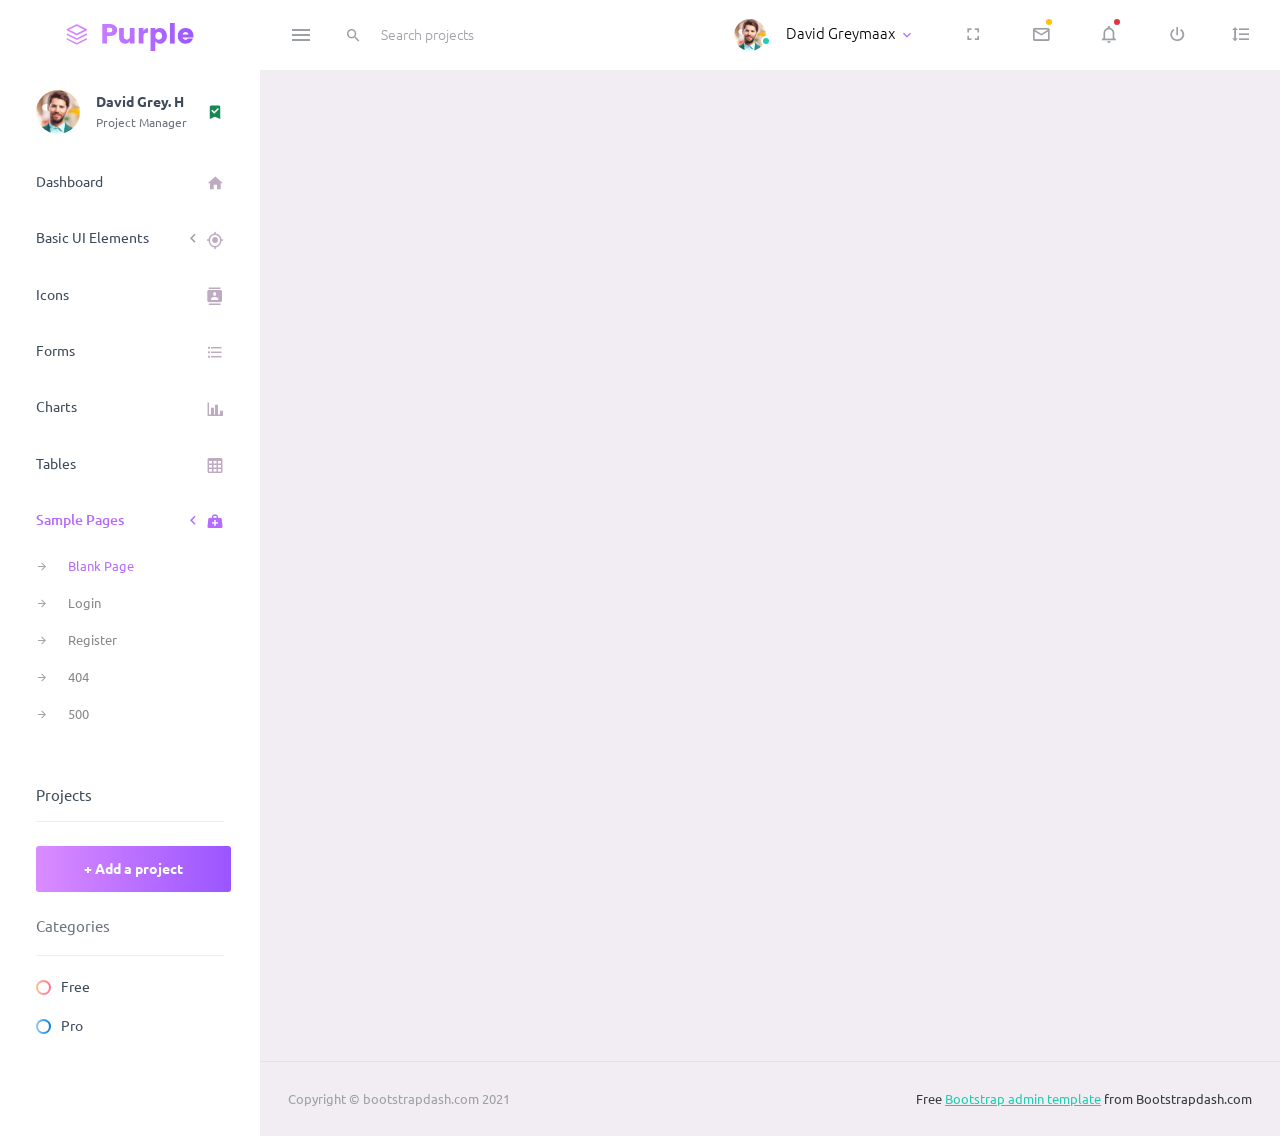
<file: semi_project_dashboard/static/pages/samples/blank-page.html>
<!DOCTYPE html>
<html lang="en">
  <head>
    <!-- Required meta tags -->
    <meta charset="utf-8">
    <meta name="viewport" content="width=device-width, initial-scale=1, shrink-to-fit=no">
    <title>Purple Admin</title>
    <!-- plugins:css -->
    <link rel="stylesheet" href="../../assets/vendors/mdi/css/materialdesignicons.min.css">
    <link rel="stylesheet" href="../../assets/vendors/css/vendor.bundle.base.css">
    <!-- endinject -->
    <!-- Plugin css for this page -->
    <!-- End plugin css for this page -->
    <!-- inject:css -->
    <!-- endinject -->
    <!-- Layout styles -->
    <link rel="stylesheet" href="../../assets/css/style.css">
    <!-- End layout styles -->
    <link rel="shortcut icon" href="../../assets/images/favicon.ico" />
  </head>
  <body>
    <div class="container-scroller">
      <!-- partial:../../partials/_navbar.html -->
      <nav class="navbar default-layout-navbar col-lg-12 col-12 p-0 fixed-top d-flex flex-row">
        <div class="text-center navbar-brand-wrapper d-flex align-items-center justify-content-center">
          <a class="navbar-brand brand-logo" href="../../index.html"><img src="../../assets/images/logo.svg" alt="logo" /></a>
          <a class="navbar-brand brand-logo-mini" href="../../index.html"><img src="../../assets/images/logo-mini.svg" alt="logo" /></a>
        </div>
        <div class="navbar-menu-wrapper d-flex align-items-stretch">
          <button class="navbar-toggler navbar-toggler align-self-center" type="button" data-toggle="minimize">
            <span class="mdi mdi-menu"></span>
          </button>
          <div class="search-field d-none d-md-block">
            <form class="d-flex align-items-center h-100" action="#">
              <div class="input-group">
                <div class="input-group-prepend bg-transparent">
                  <i class="input-group-text border-0 mdi mdi-magnify"></i>
                </div>
                <input type="text" class="form-control bg-transparent border-0" placeholder="Search projects">
              </div>
            </form>
          </div>
          <ul class="navbar-nav navbar-nav-right">
            <li class="nav-item nav-profile dropdown">
              <a class="nav-link dropdown-toggle" id="profileDropdown" href="#" data-bs-toggle="dropdown" aria-expanded="false">
                <div class="nav-profile-img">
                  <img src="../../assets/images/faces/face1.jpg" alt="image">
                  <span class="availability-status online"></span>
                </div>
                <div class="nav-profile-text">
                  <p class="mb-1 text-black">David Greymaax</p>
                </div>
              </a>
              <div class="dropdown-menu navbar-dropdown" aria-labelledby="profileDropdown">
                <a class="dropdown-item" href="#">
                  <i class="mdi mdi-cached me-2 text-success"></i> Activity Log </a>
                <div class="dropdown-divider"></div>
                <a class="dropdown-item" href="#">
                  <i class="mdi mdi-logout me-2 text-primary"></i> Signout </a>
              </div>
            </li>
            <li class="nav-item d-none d-lg-block full-screen-link">
              <a class="nav-link">
                <i class="mdi mdi-fullscreen" id="fullscreen-button"></i>
              </a>
            </li>
            <li class="nav-item dropdown">
              <a class="nav-link count-indicator dropdown-toggle" id="messageDropdown" href="#" data-bs-toggle="dropdown" aria-expanded="false">
                <i class="mdi mdi-email-outline"></i>
                <span class="count-symbol bg-warning"></span>
              </a>
              <div class="dropdown-menu dropdown-menu-right navbar-dropdown preview-list" aria-labelledby="messageDropdown">
                <h6 class="p-3 mb-0">Messages</h6>
                <div class="dropdown-divider"></div>
                <a class="dropdown-item preview-item">
                  <div class="preview-thumbnail">
                    <img src="../../assets/images/faces/face4.jpg" alt="image" class="profile-pic">
                  </div>
                  <div class="preview-item-content d-flex align-items-start flex-column justify-content-center">
                    <h6 class="preview-subject ellipsis mb-1 font-weight-normal">Mark send you a message</h6>
                    <p class="text-gray mb-0"> 1 Minutes ago </p>
                  </div>
                </a>
                <div class="dropdown-divider"></div>
                <a class="dropdown-item preview-item">
                  <div class="preview-thumbnail">
                    <img src="../../assets/images/faces/face2.jpg" alt="image" class="profile-pic">
                  </div>
                  <div class="preview-item-content d-flex align-items-start flex-column justify-content-center">
                    <h6 class="preview-subject ellipsis mb-1 font-weight-normal">Cregh send you a message</h6>
                    <p class="text-gray mb-0"> 15 Minutes ago </p>
                  </div>
                </a>
                <div class="dropdown-divider"></div>
                <a class="dropdown-item preview-item">
                  <div class="preview-thumbnail">
                    <img src="../../assets/images/faces/face3.jpg" alt="image" class="profile-pic">
                  </div>
                  <div class="preview-item-content d-flex align-items-start flex-column justify-content-center">
                    <h6 class="preview-subject ellipsis mb-1 font-weight-normal">Profile picture updated</h6>
                    <p class="text-gray mb-0"> 18 Minutes ago </p>
                  </div>
                </a>
                <div class="dropdown-divider"></div>
                <h6 class="p-3 mb-0 text-center">4 new messages</h6>
              </div>
            </li>
            <li class="nav-item dropdown">
              <a class="nav-link count-indicator dropdown-toggle" id="notificationDropdown" href="#" data-bs-toggle="dropdown">
                <i class="mdi mdi-bell-outline"></i>
                <span class="count-symbol bg-danger"></span>
              </a>
              <div class="dropdown-menu dropdown-menu-right navbar-dropdown preview-list" aria-labelledby="notificationDropdown">
                <h6 class="p-3 mb-0">Notifications</h6>
                <div class="dropdown-divider"></div>
                <a class="dropdown-item preview-item">
                  <div class="preview-thumbnail">
                    <div class="preview-icon bg-success">
                      <i class="mdi mdi-calendar"></i>
                    </div>
                  </div>
                  <div class="preview-item-content d-flex align-items-start flex-column justify-content-center">
                    <h6 class="preview-subject font-weight-normal mb-1">Event today</h6>
                    <p class="text-gray ellipsis mb-0"> Just a reminder that you have an event today </p>
                  </div>
                </a>
                <div class="dropdown-divider"></div>
                <a class="dropdown-item preview-item">
                  <div class="preview-thumbnail">
                    <div class="preview-icon bg-warning">
                      <i class="mdi mdi-settings"></i>
                    </div>
                  </div>
                  <div class="preview-item-content d-flex align-items-start flex-column justify-content-center">
                    <h6 class="preview-subject font-weight-normal mb-1">Settings</h6>
                    <p class="text-gray ellipsis mb-0"> Update dashboard </p>
                  </div>
                </a>
                <div class="dropdown-divider"></div>
                <a class="dropdown-item preview-item">
                  <div class="preview-thumbnail">
                    <div class="preview-icon bg-info">
                      <i class="mdi mdi-link-variant"></i>
                    </div>
                  </div>
                  <div class="preview-item-content d-flex align-items-start flex-column justify-content-center">
                    <h6 class="preview-subject font-weight-normal mb-1">Launch Admin</h6>
                    <p class="text-gray ellipsis mb-0"> New admin wow! </p>
                  </div>
                </a>
                <div class="dropdown-divider"></div>
                <h6 class="p-3 mb-0 text-center">See all notifications</h6>
              </div>
            </li>
            <li class="nav-item nav-logout d-none d-lg-block">
              <a class="nav-link" href="#">
                <i class="mdi mdi-power"></i>
              </a>
            </li>
            <li class="nav-item nav-settings d-none d-lg-block">
              <a class="nav-link" href="#">
                <i class="mdi mdi-format-line-spacing"></i>
              </a>
            </li>
          </ul>
          <button class="navbar-toggler navbar-toggler-right d-lg-none align-self-center" type="button" data-toggle="offcanvas">
            <span class="mdi mdi-menu"></span>
          </button>
        </div>
      </nav>
      <!-- partial -->
      <div class="container-fluid page-body-wrapper">
        <!-- partial:../../partials/_sidebar.html -->
        <nav class="sidebar sidebar-offcanvas" id="sidebar">
          <ul class="nav">
            <li class="nav-item nav-profile">
              <a href="#" class="nav-link">
                <div class="nav-profile-image">
                  <img src="../../assets/images/faces/face1.jpg" alt="profile">
                  <span class="login-status online"></span>
                  <!--change to offline or busy as needed-->
                </div>
                <div class="nav-profile-text d-flex flex-column">
                  <span class="font-weight-bold mb-2">David Grey. H</span>
                  <span class="text-secondary text-small">Project Manager</span>
                </div>
                <i class="mdi mdi-bookmark-check text-success nav-profile-badge"></i>
              </a>
            </li>
            <li class="nav-item">
              <a class="nav-link" href="../../index.html">
                <span class="menu-title">Dashboard</span>
                <i class="mdi mdi-home menu-icon"></i>
              </a>
            </li>
            <li class="nav-item">
              <a class="nav-link" data-bs-toggle="collapse" href="#ui-basic" aria-expanded="false" aria-controls="ui-basic">
                <span class="menu-title">Basic UI Elements</span>
                <i class="menu-arrow"></i>
                <i class="mdi mdi-crosshairs-gps menu-icon"></i>
              </a>
              <div class="collapse" id="ui-basic">
                <ul class="nav flex-column sub-menu">
                  <li class="nav-item"> <a class="nav-link" href="../../pages/ui-features/buttons.html">Buttons</a></li>
                  <li class="nav-item"> <a class="nav-link" href="../../pages/ui-features/typography.html">Typography</a></li>
                </ul>
              </div>
            </li>
            <li class="nav-item">
              <a class="nav-link" href="../../pages/icons/mdi.html">
                <span class="menu-title">Icons</span>
                <i class="mdi mdi-contacts menu-icon"></i>
              </a>
            </li>
            <li class="nav-item">
              <a class="nav-link" href="../../pages/forms/basic_elements.html">
                <span class="menu-title">Forms</span>
                <i class="mdi mdi-format-list-bulleted menu-icon"></i>
              </a>
            </li>
            <li class="nav-item">
              <a class="nav-link" href="../../pages/charts/chartjs.html">
                <span class="menu-title">Charts</span>
                <i class="mdi mdi-chart-bar menu-icon"></i>
              </a>
            </li>
            <li class="nav-item">
              <a class="nav-link" href="../../pages/tables/basic-table.html">
                <span class="menu-title">Tables</span>
                <i class="mdi mdi-table-large menu-icon"></i>
              </a>
            </li>
            <li class="nav-item">
              <a class="nav-link" data-bs-toggle="collapse" href="#general-pages" aria-expanded="false" aria-controls="general-pages">
                <span class="menu-title">Sample Pages</span>
                <i class="menu-arrow"></i>
                <i class="mdi mdi-medical-bag menu-icon"></i>
              </a>
              <div class="collapse" id="general-pages">
                <ul class="nav flex-column sub-menu">
                  <li class="nav-item"> <a class="nav-link" href="../../pages/samples/blank-page.html"> Blank Page </a></li>
                  <li class="nav-item"> <a class="nav-link" href="../../pages/samples/login.html"> Login </a></li>
                  <li class="nav-item"> <a class="nav-link" href="../../pages/samples/register.html"> Register </a></li>
                  <li class="nav-item"> <a class="nav-link" href="../../pages/samples/error-404.html"> 404 </a></li>
                  <li class="nav-item"> <a class="nav-link" href="../../pages/samples/error-500.html"> 500 </a></li>
                </ul>
              </div>
            </li>
            <li class="nav-item sidebar-actions">
              <span class="nav-link">
                <div class="border-bottom">
                  <h6 class="font-weight-normal mb-3">Projects</h6>
                </div>
                <button class="btn btn-block btn-lg btn-gradient-primary mt-4">+ Add a project</button>
                <div class="mt-4">
                  <div class="border-bottom">
                    <p class="text-secondary">Categories</p>
                  </div>
                  <ul class="gradient-bullet-list mt-4">
                    <li>Free</li>
                    <li>Pro</li>
                  </ul>
                </div>
              </span>
            </li>
          </ul>
        </nav>
        <!-- partial -->
        <div class="main-panel">
          <div class="content-wrapper">
          </div>
          <!-- content-wrapper ends -->
          <!-- partial:../../partials/_footer.html -->
          <footer class="footer">
            <div class="container-fluid d-flex justify-content-between">
              <span class="text-muted d-block text-center text-sm-start d-sm-inline-block">Copyright © bootstrapdash.com 2021</span>
              <span class="float-none float-sm-end mt-1 mt-sm-0 text-end"> Free <a href="https://www.bootstrapdash.com/bootstrap-admin-template/" target="_blank">Bootstrap admin template</a> from Bootstrapdash.com</span>
            </div>
          </footer>
          <!-- partial -->
        </div>
        <!-- main-panel ends -->
      </div>
      <!-- page-body-wrapper ends -->
    </div>
    <!-- container-scroller -->
    <!-- plugins:js -->
    <script src="../../assets/vendors/js/vendor.bundle.base.js"></script>
    <!-- endinject -->
    <!-- Plugin js for this page -->
    <!-- End plugin js for this page -->
    <!-- inject:js -->
    <script src="../../assets/js/off-canvas.js"></script>
    <script src="../../assets/js/hoverable-collapse.js"></script>
    <script src="../../assets/js/misc.js"></script>
    <!-- endinject -->
    <!-- Custom js for this page -->
    <!-- End custom js for this page -->
  </body>
</html>
</file>
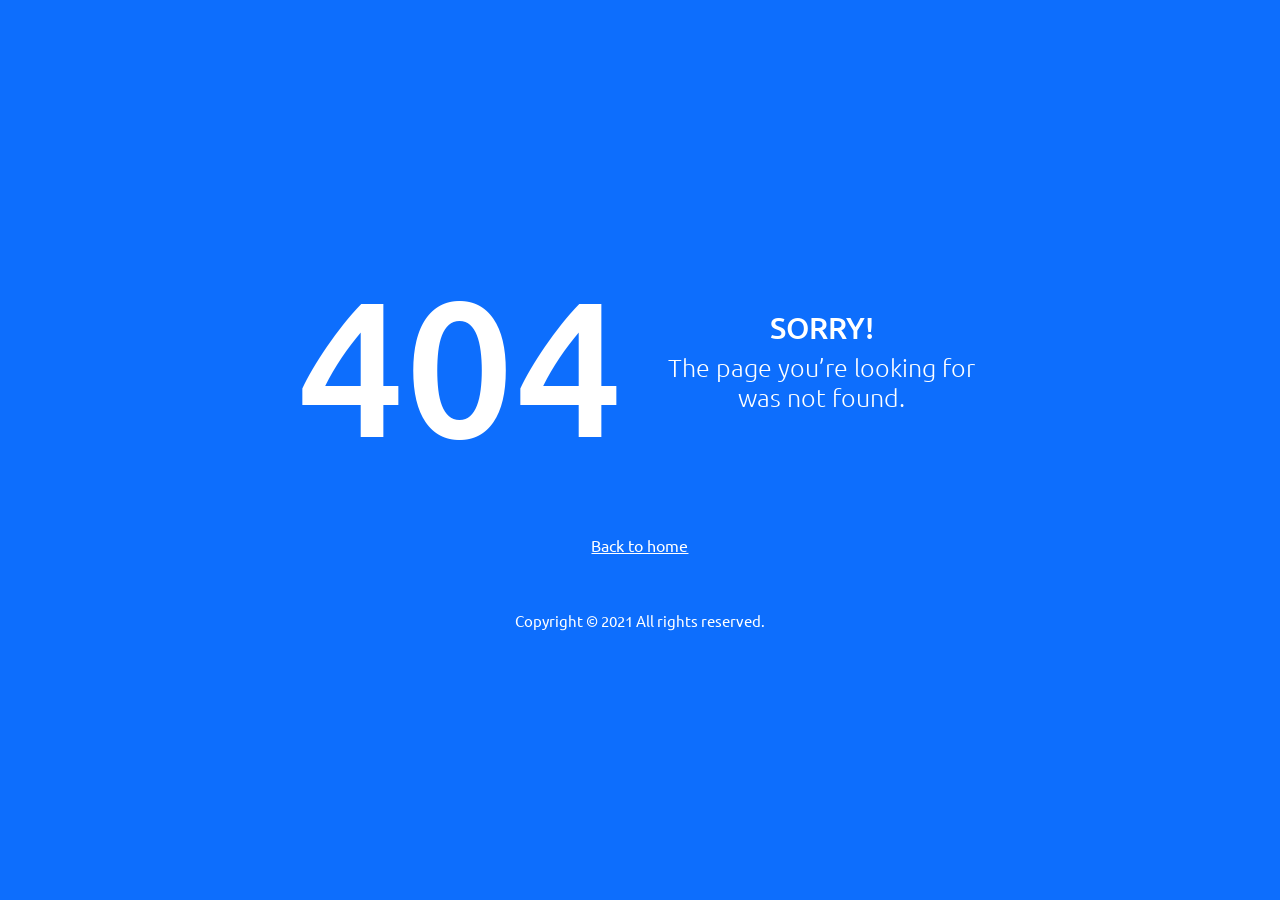
<file: semi_project_dashboard/static/pages/samples/error-404.html>
<!DOCTYPE html>
<html lang="en">
  <head>
    <!-- Required meta tags -->
    <meta charset="utf-8">
    <meta name="viewport" content="width=device-width, initial-scale=1, shrink-to-fit=no">
    <title>Purple Admin</title>
    <!-- plugins:css -->
    <link rel="stylesheet" href="../../assets/vendors/mdi/css/materialdesignicons.min.css">
    <link rel="stylesheet" href="../../assets/vendors/css/vendor.bundle.base.css">
    <!-- endinject -->
    <!-- Plugin css for this page -->
    <!-- End Plugin css for this page -->
    <!-- inject:css -->
    <!-- endinject -->
    <!-- Layout styles -->
    <link rel="stylesheet" href="../../assets/css/style.css">
    <!-- End layout styles -->
    <link rel="shortcut icon" href="../../assets/images/favicon.ico" />
  </head>
  <body>
    <div class="container-scroller">
      <div class="container-fluid page-body-wrapper full-page-wrapper">
        <div class="content-wrapper d-flex align-items-center text-center error-page bg-primary">
          <div class="row flex-grow">
            <div class="col-lg-7 mx-auto text-white">
              <div class="row align-items-center d-flex flex-row">
                <div class="col-lg-6 text-lg-right pr-lg-4">
                  <h1 class="display-1 mb-0">404</h1>
                </div>
                <div class="col-lg-6 error-page-divider text-lg-left pl-lg-4">
                  <h2>SORRY!</h2>
                  <h3 class="font-weight-light">The page you’re looking for was not found.</h3>
                </div>
              </div>
              <div class="row mt-5">
                <div class="col-12 text-center mt-xl-2">
                  <a class="text-white font-weight-medium" href="../../index.html">Back to home</a>
                </div>
              </div>
              <div class="row mt-5">
                <div class="col-12 mt-xl-2">
                  <p class="text-white font-weight-medium text-center">Copyright &copy; 2021 All rights reserved.</p>
                </div>
              </div>
            </div>
          </div>
        </div>
        <!-- content-wrapper ends -->
      </div>
      <!-- page-body-wrapper ends -->
    </div>
    <!-- container-scroller -->
    <!-- plugins:js -->
    <script src="../../assets/vendors/js/vendor.bundle.base.js"></script>
    <!-- endinject -->
    <!-- Plugin js for this page -->
    <!-- End plugin js for this page -->
    <!-- inject:js -->
    <script src="../../assets/js/off-canvas.js"></script>
    <script src="../../assets/js/hoverable-collapse.js"></script>
    <script src="../../assets/js/misc.js"></script>
    <!-- endinject -->
  </body>
</html>
</file>
<file: semi_project_dashboard/static/assets/vendors/css/vendor.bundle.base.css>
/*
 * Container style
 */
.ps {
  overflow: hidden !important;
  overflow-anchor: none;
  -ms-overflow-style: none;
  touch-action: auto;
  -ms-touch-action: auto;
}

/*
 * Scrollbar rail styles
 */
.ps__rail-x {
  display: none;
  opacity: 0;
  transition: background-color .2s linear, opacity .2s linear;
  -webkit-transition: background-color .2s linear, opacity .2s linear;
  height: 15px;
  /* there must be 'bottom' or 'top' for ps__rail-x */
  bottom: 0px;
  /* please don't change 'position' */
  position: absolute;
}

.ps__rail-y {
  display: none;
  opacity: 0;
  transition: background-color .2s linear, opacity .2s linear;
  -webkit-transition: background-color .2s linear, opacity .2s linear;
  width: 15px;
  /* there must be 'right' or 'left' for ps__rail-y */
  right: 0;
  /* please don't change 'position' */
  position: absolute;
}

.ps--active-x > .ps__rail-x,
.ps--active-y > .ps__rail-y {
  display: block;
  background-color: transparent;
}

.ps:hover > .ps__rail-x,
.ps:hover > .ps__rail-y,
.ps--focus > .ps__rail-x,
.ps--focus > .ps__rail-y,
.ps--scrolling-x > .ps__rail-x,
.ps--scrolling-y > .ps__rail-y {
  opacity: 0.6;
}

.ps .ps__rail-x:hover,
.ps .ps__rail-y:hover,
.ps .ps__rail-x:focus,
.ps .ps__rail-y:focus,
.ps .ps__rail-x.ps--clicking,
.ps .ps__rail-y.ps--clicking {
  background-color: #eee;
  opacity: 0.9;
}

/*
 * Scrollbar thumb styles
 */
.ps__thumb-x {
  background-color: #aaa;
  border-radius: 6px;
  transition: background-color .2s linear, height .2s ease-in-out;
  -webkit-transition: background-color .2s linear, height .2s ease-in-out;
  height: 6px;
  /* there must be 'bottom' for ps__thumb-x */
  bottom: 2px;
  /* please don't change 'position' */
  position: absolute;
}

.ps__thumb-y {
  background-color: #aaa;
  border-radius: 6px;
  transition: background-color .2s linear, width .2s ease-in-out;
  -webkit-transition: background-color .2s linear, width .2s ease-in-out;
  width: 6px;
  /* there must be 'right' for ps__thumb-y */
  right: 2px;
  /* please don't change 'position' */
  position: absolute;
}

.ps__rail-x:hover > .ps__thumb-x,
.ps__rail-x:focus > .ps__thumb-x,
.ps__rail-x.ps--clicking .ps__thumb-x {
  background-color: #999;
  height: 11px;
}

.ps__rail-y:hover > .ps__thumb-y,
.ps__rail-y:focus > .ps__thumb-y,
.ps__rail-y.ps--clicking .ps__thumb-y {
  background-color: #999;
  width: 11px;
}

/* MS supports */
@supports (-ms-overflow-style: none) {
  .ps {
    overflow: auto !important;
  }
}

@media screen and (-ms-high-contrast: active), (-ms-high-contrast: none) {
  .ps {
    overflow: auto !important;
  }
}
</file>
